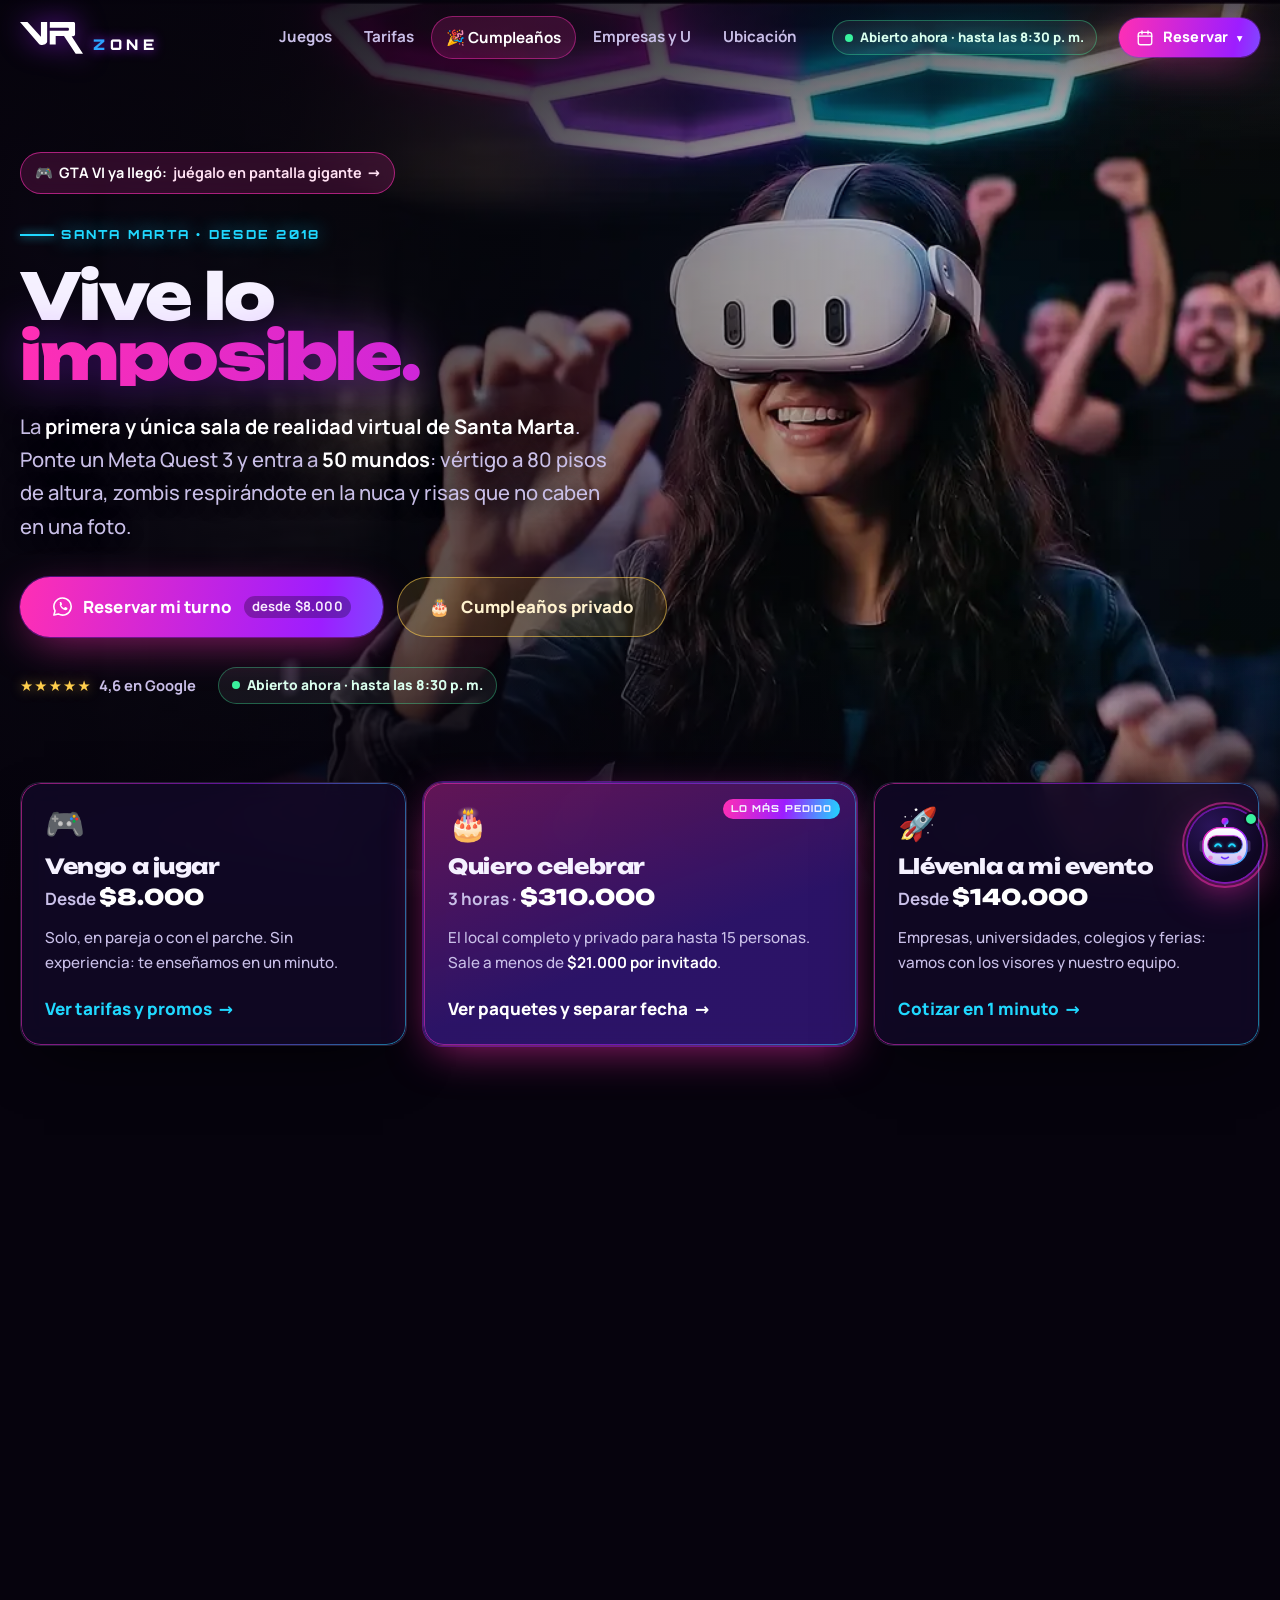
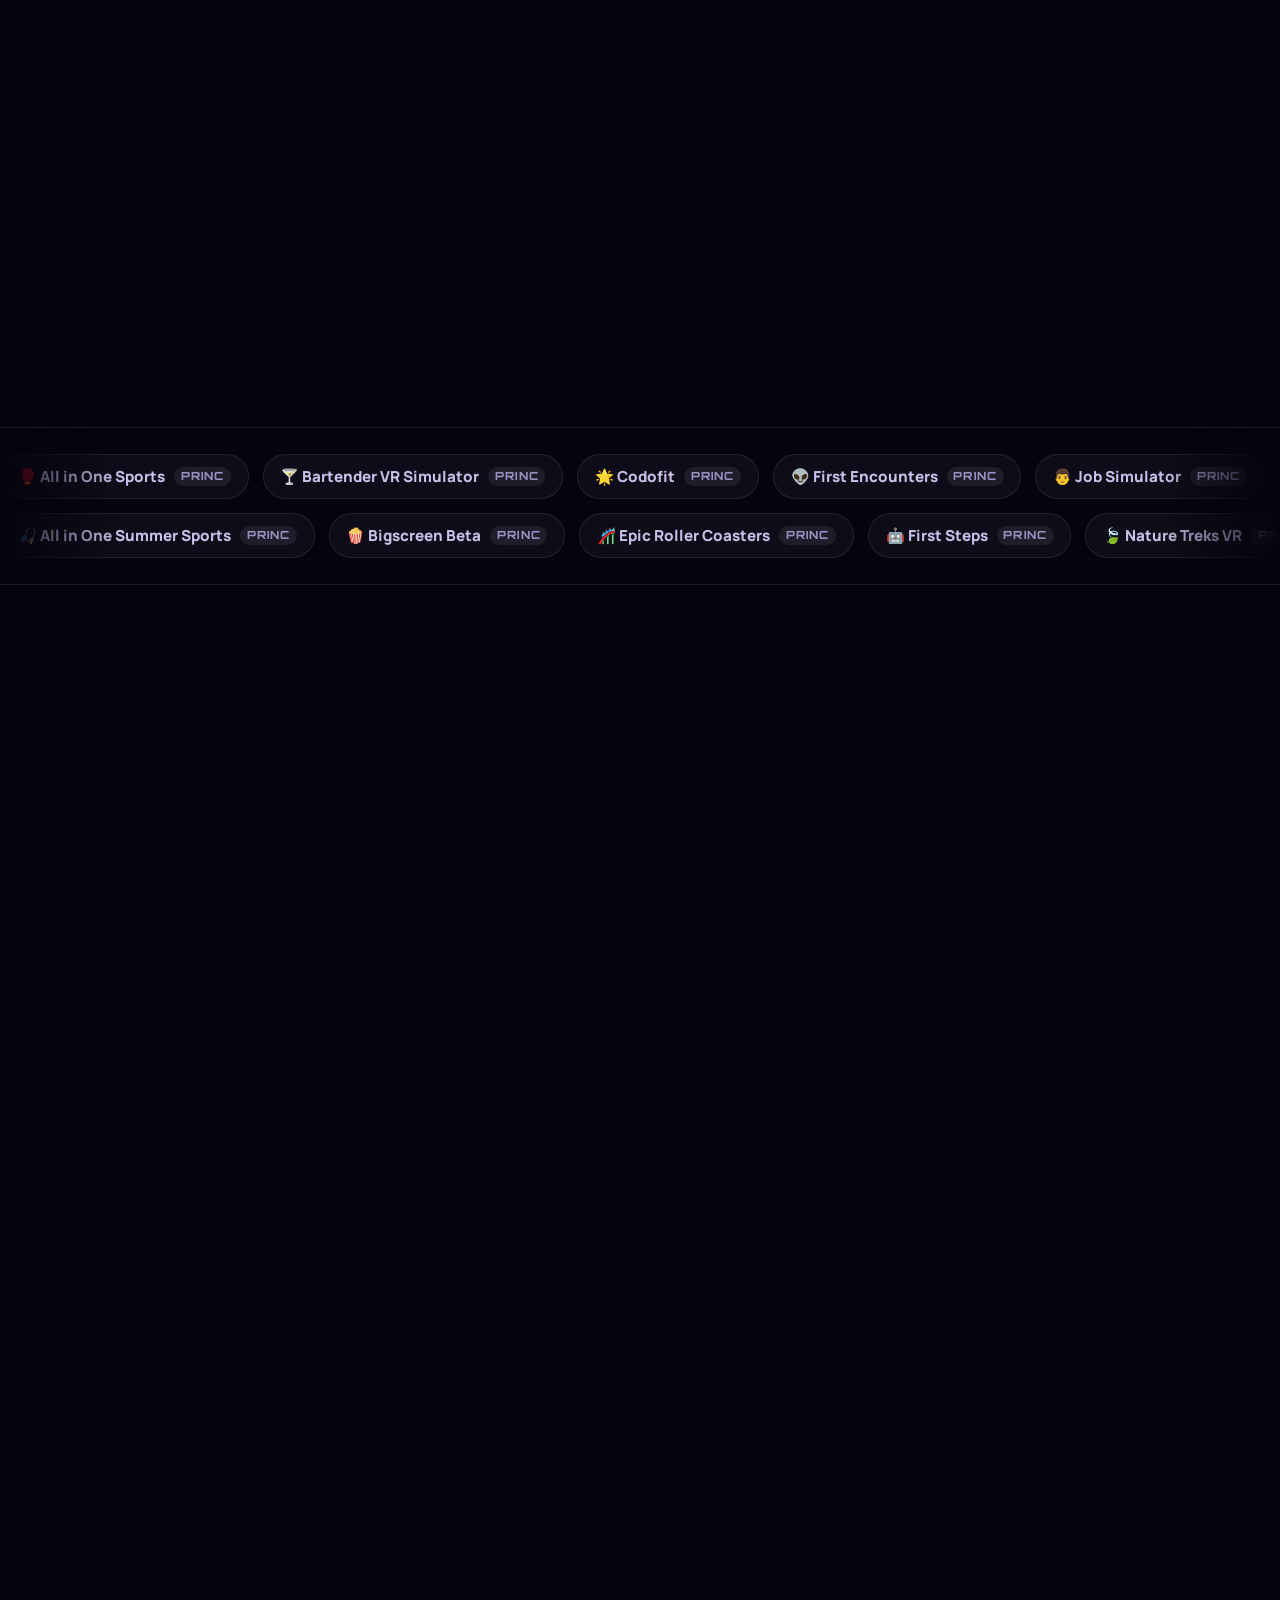
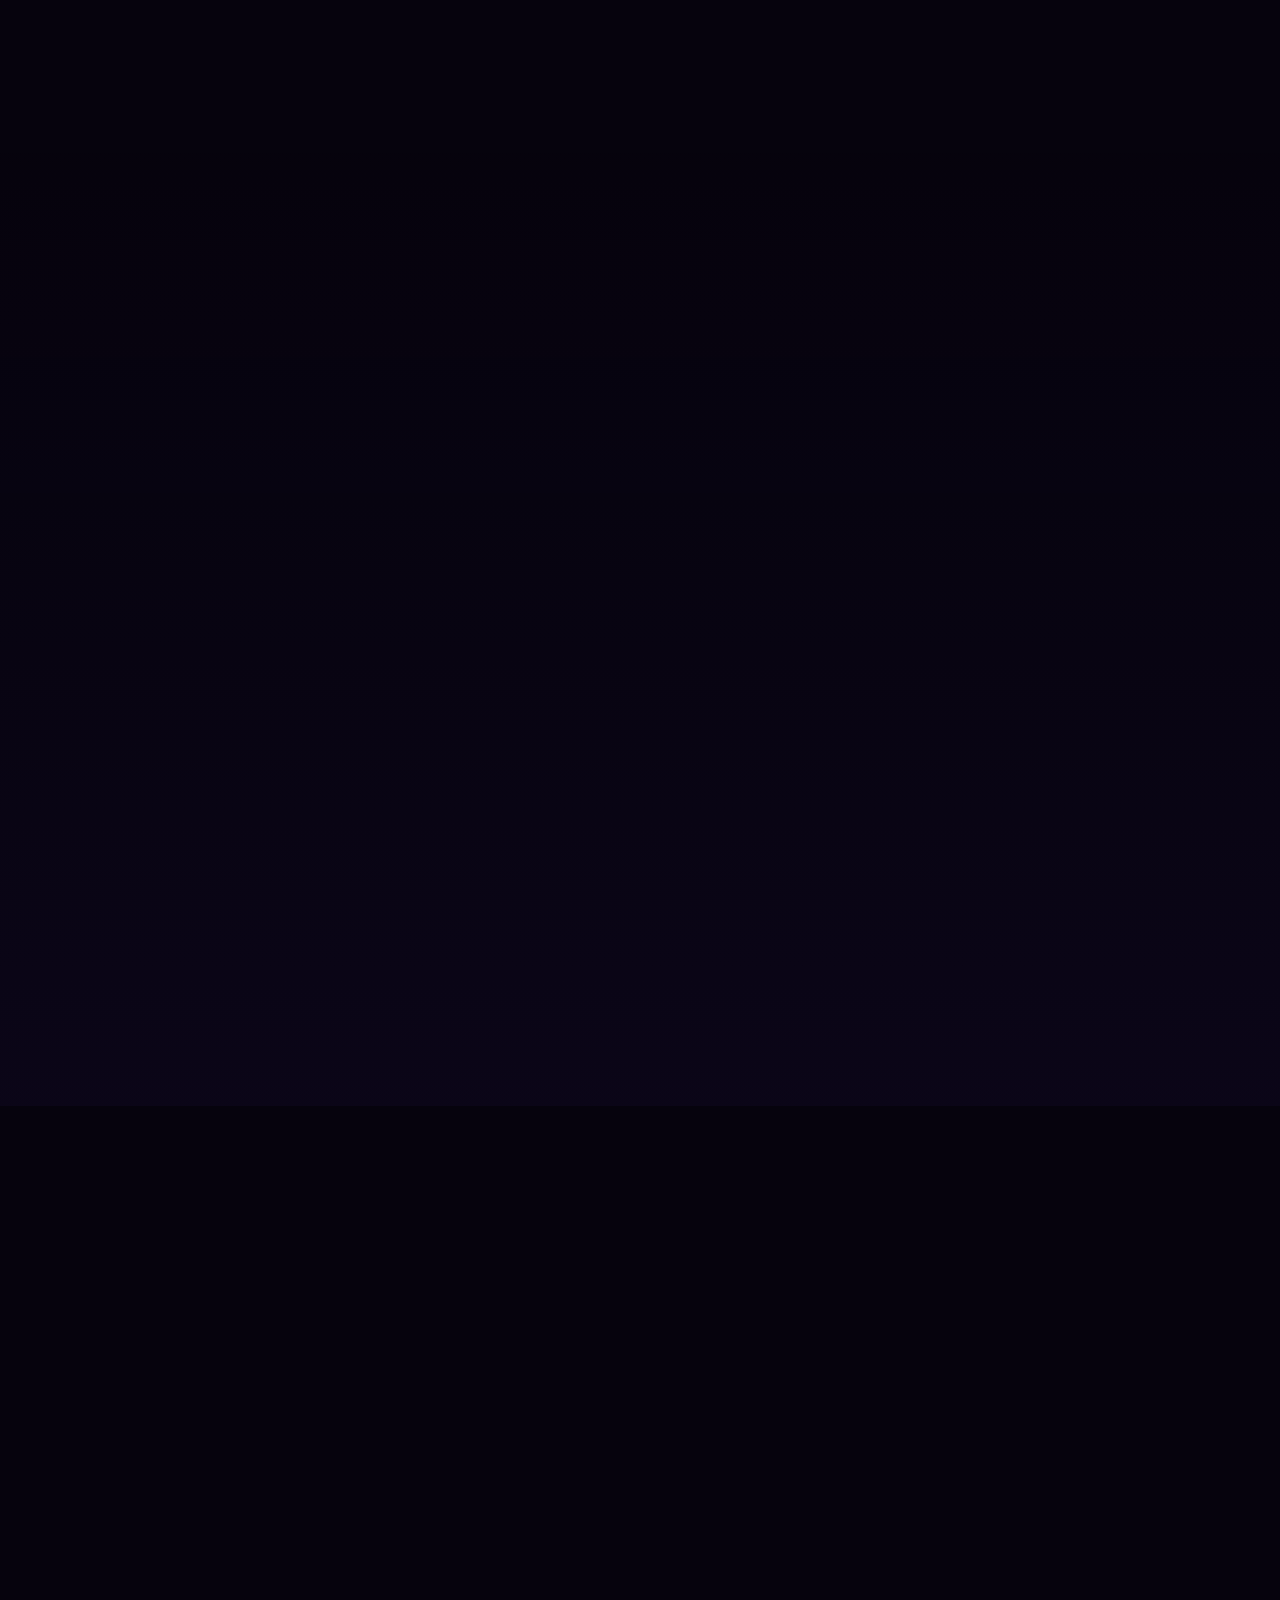
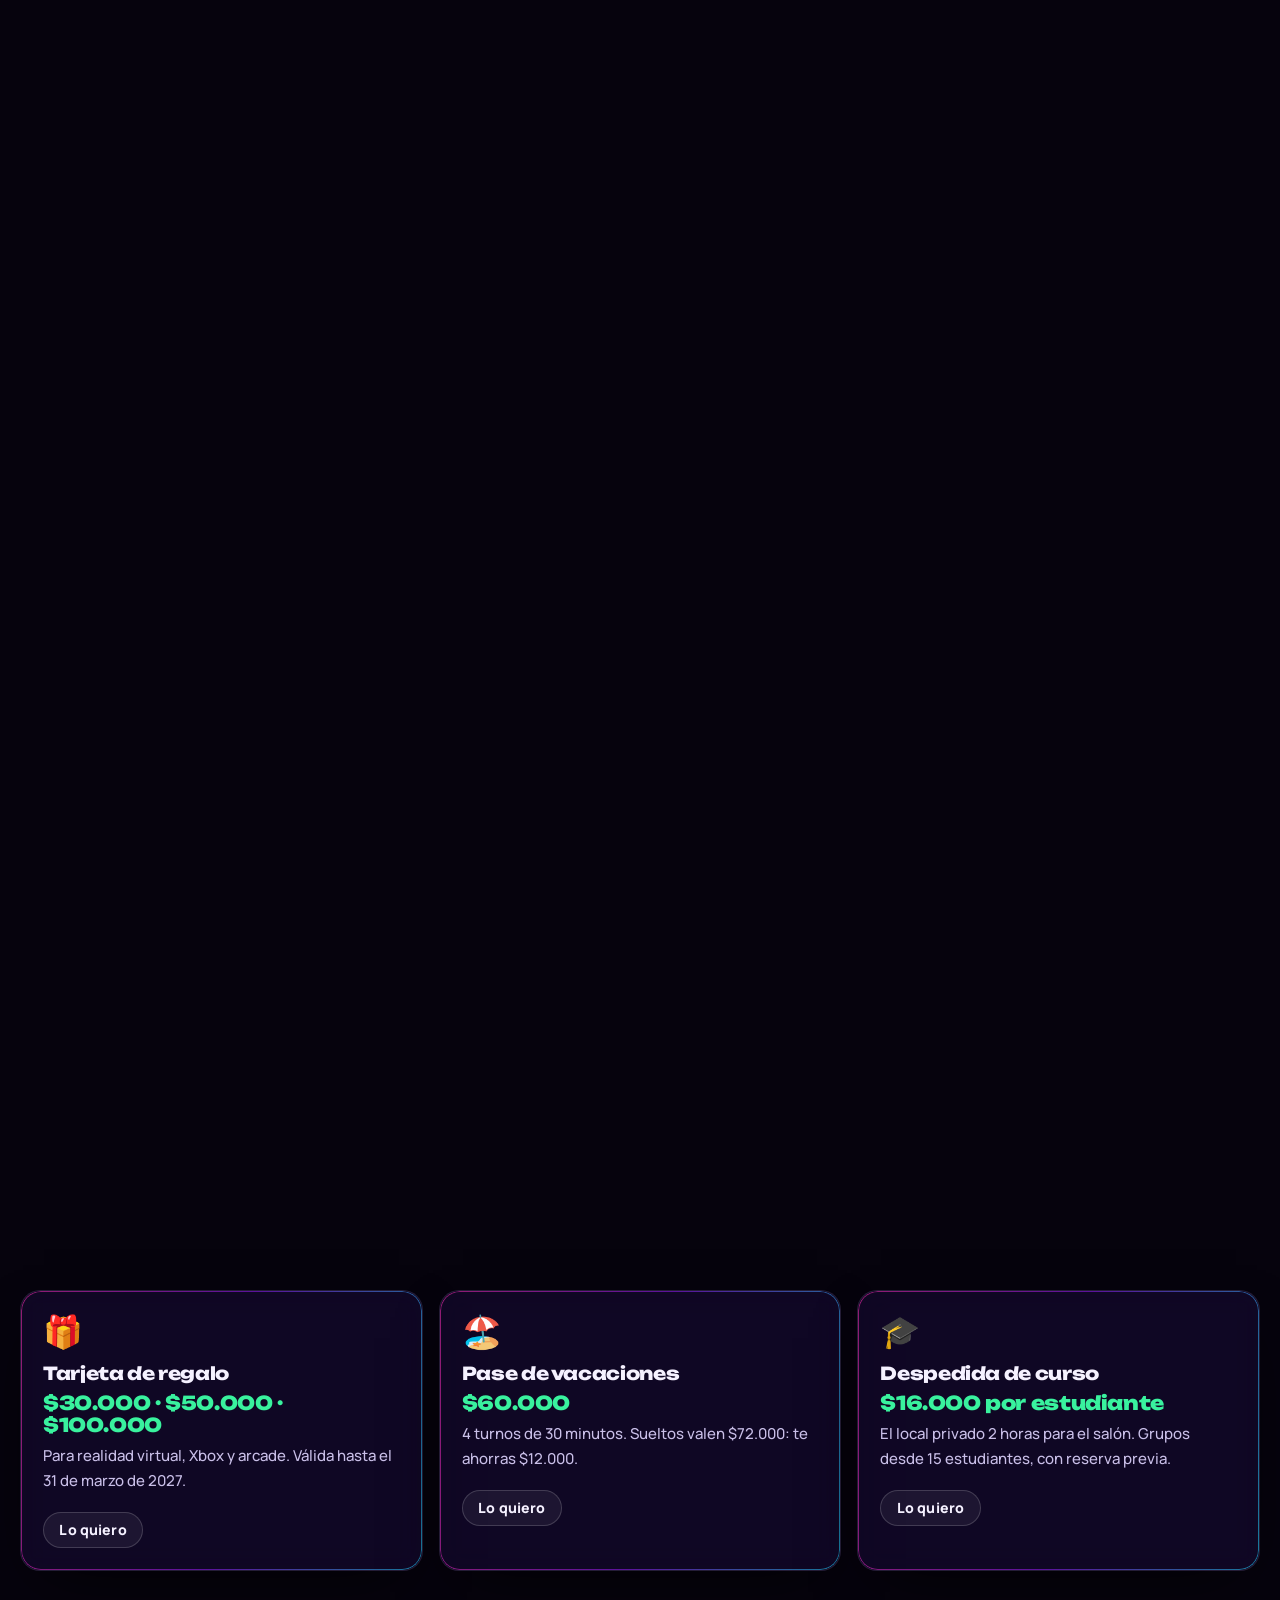
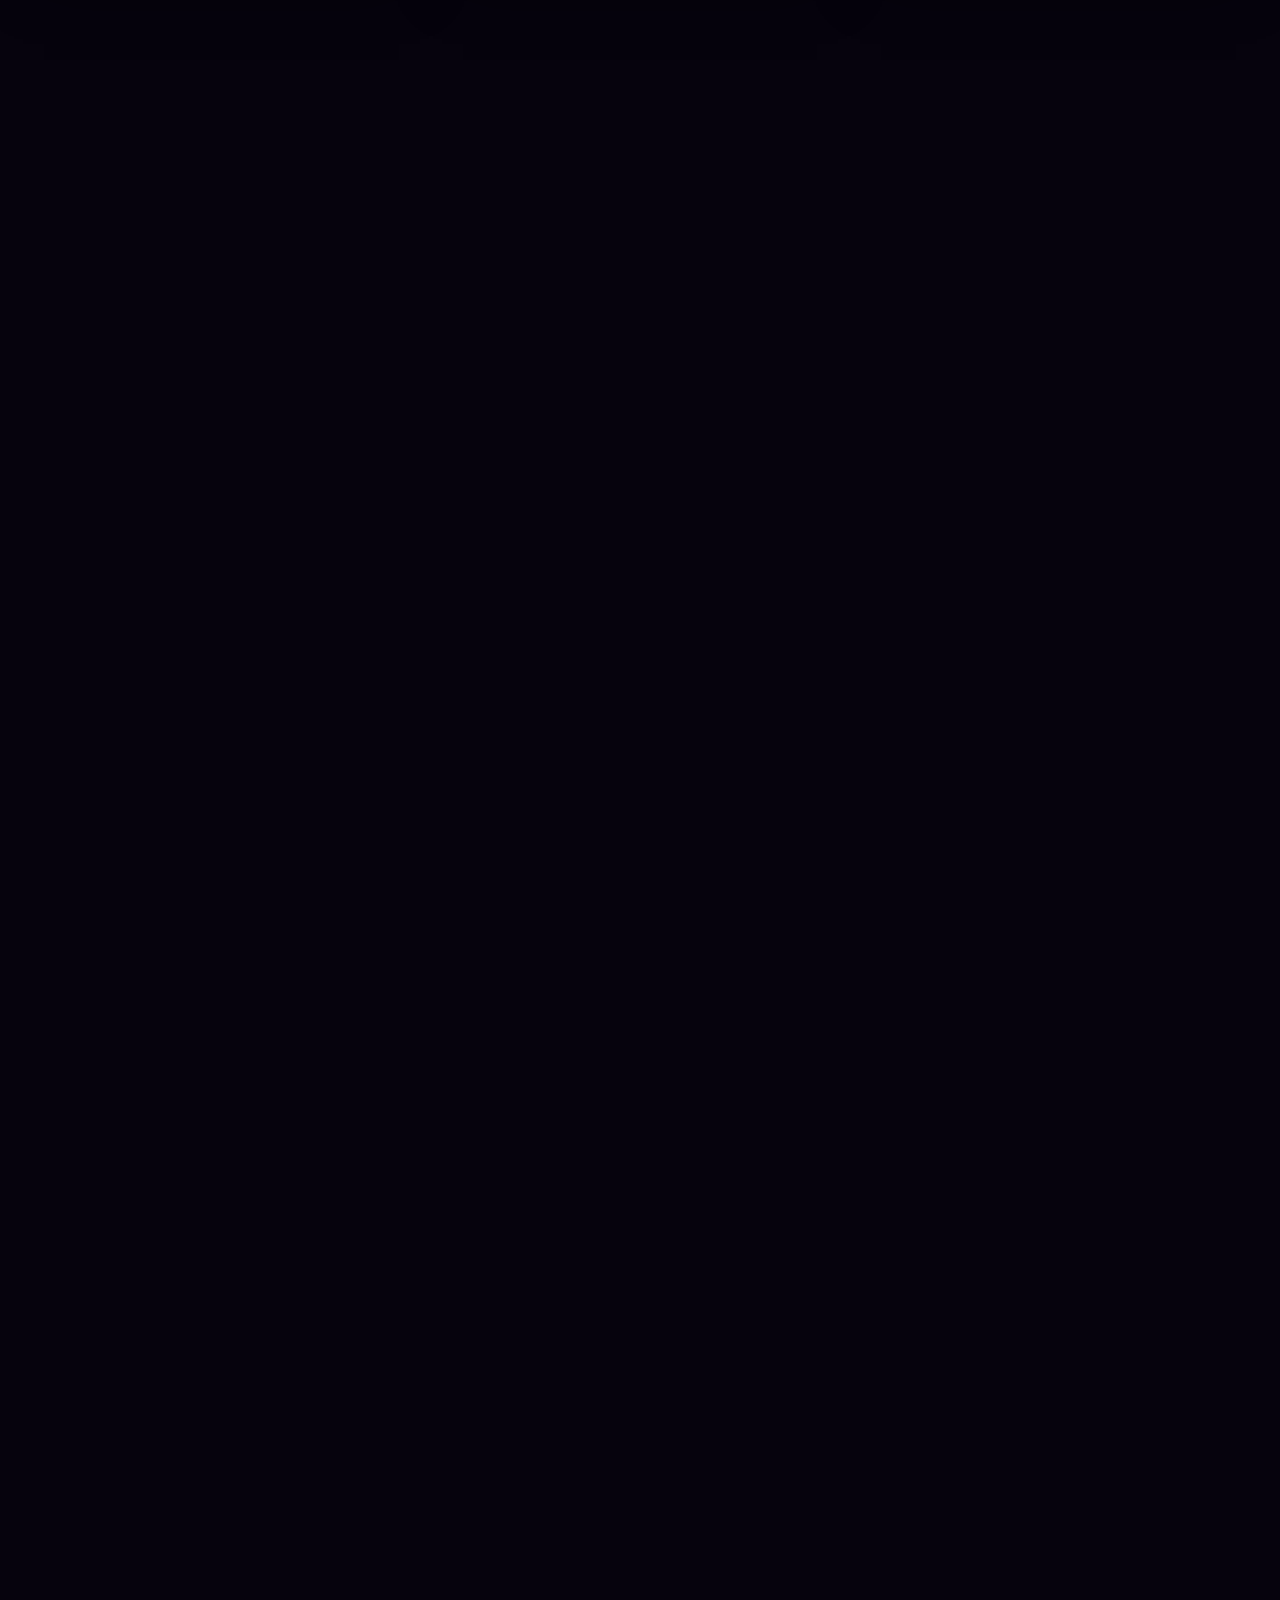
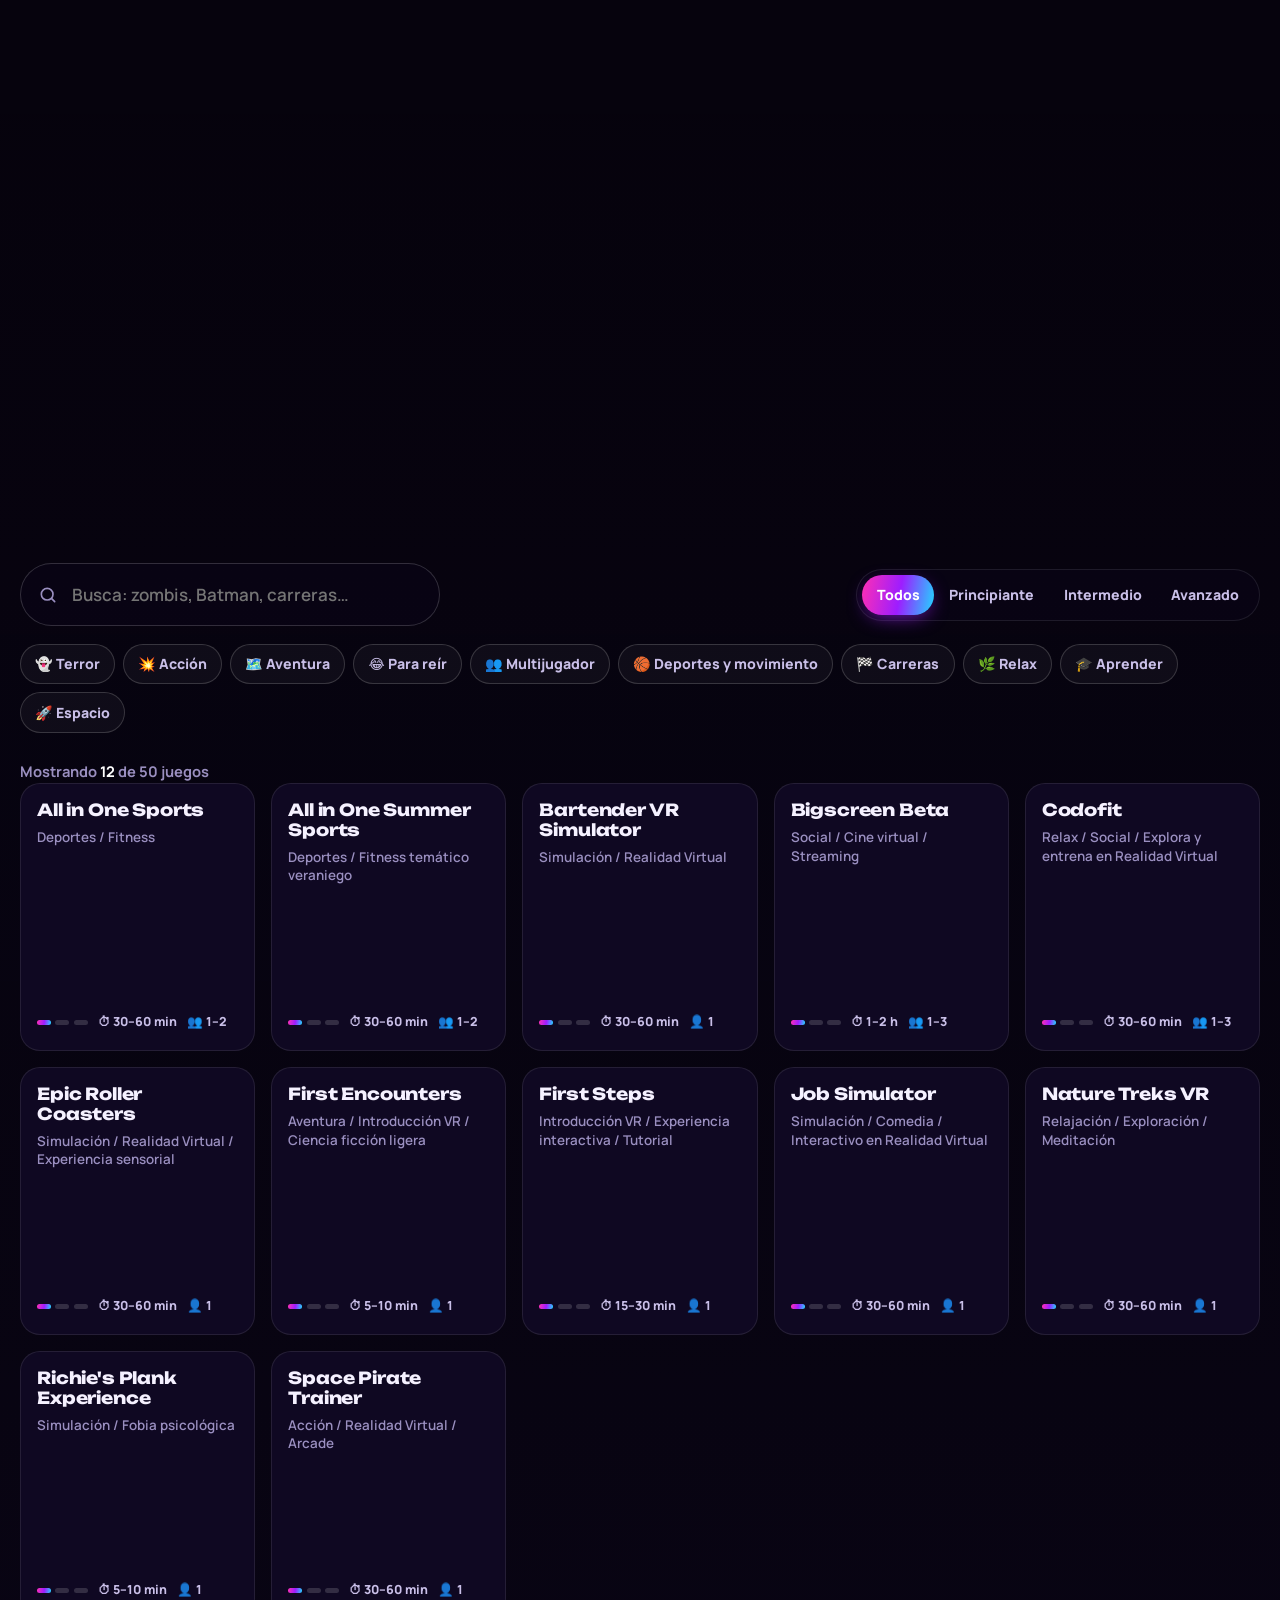
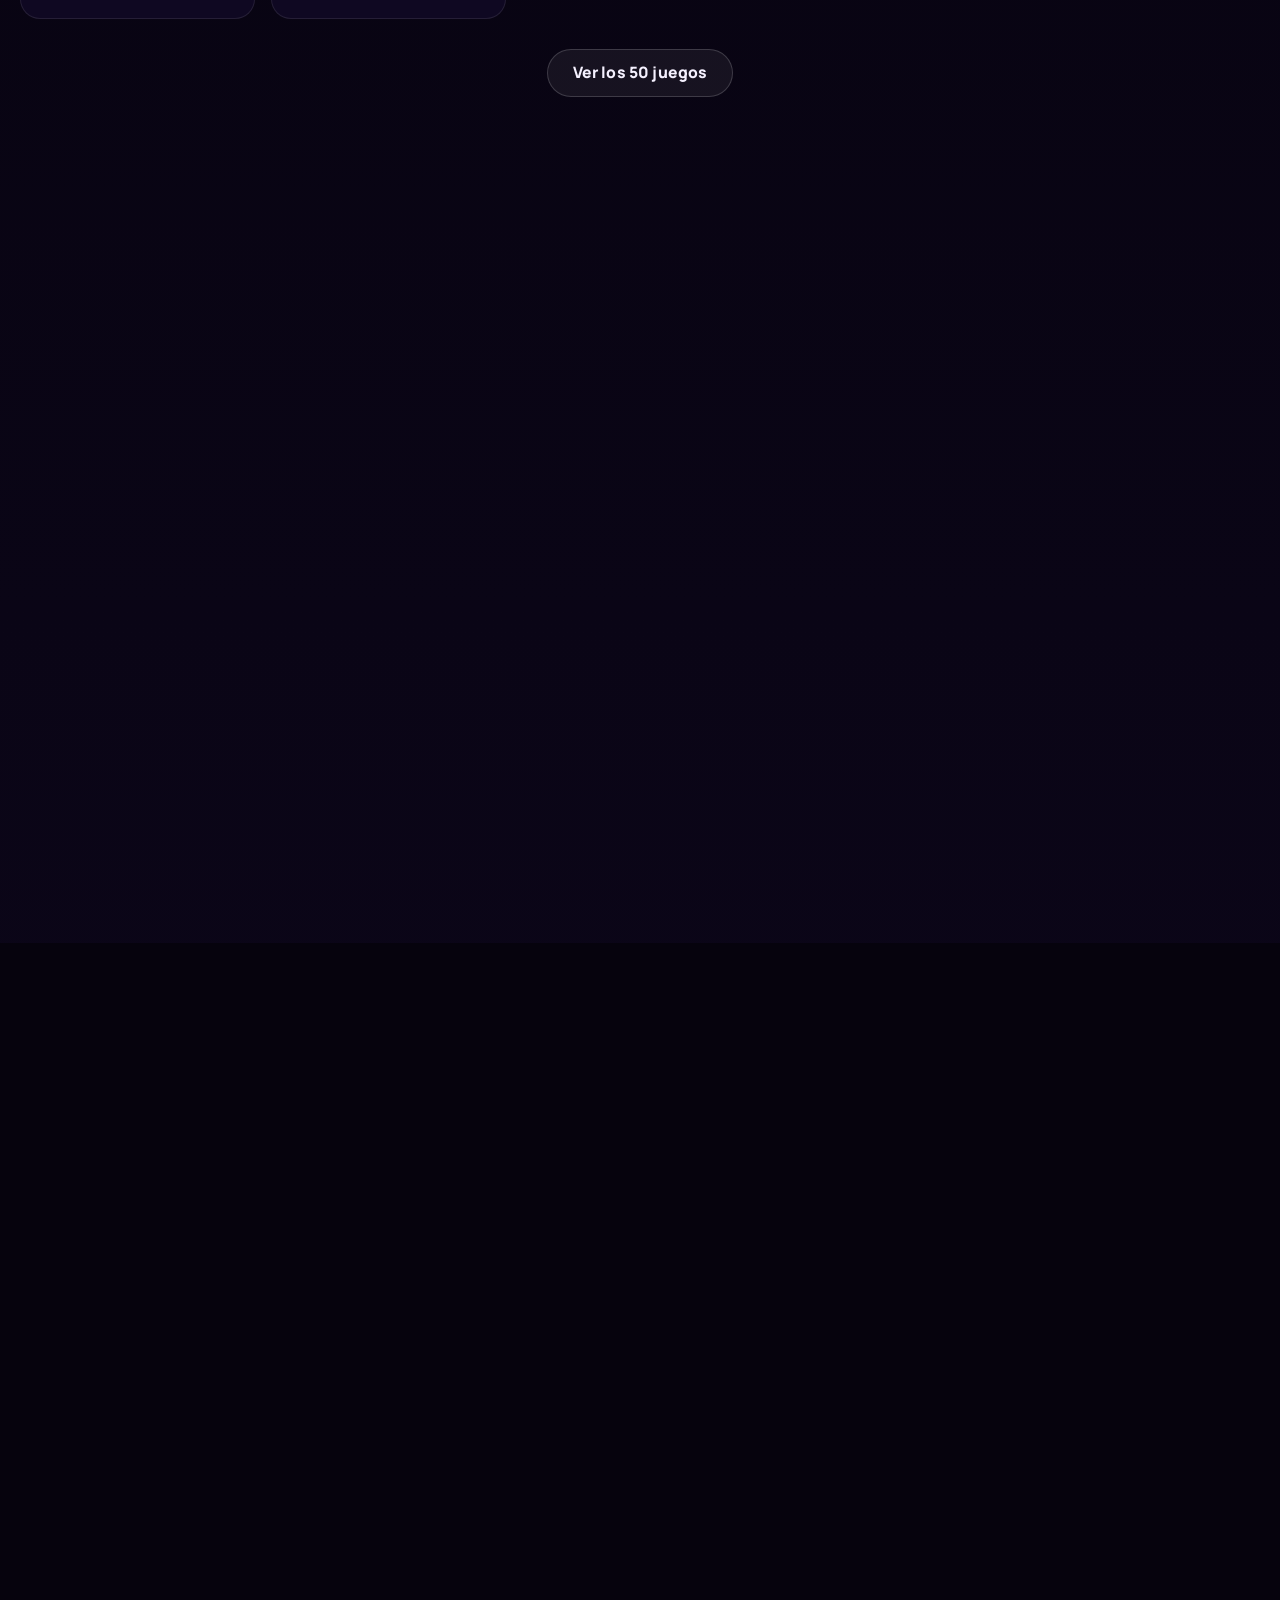
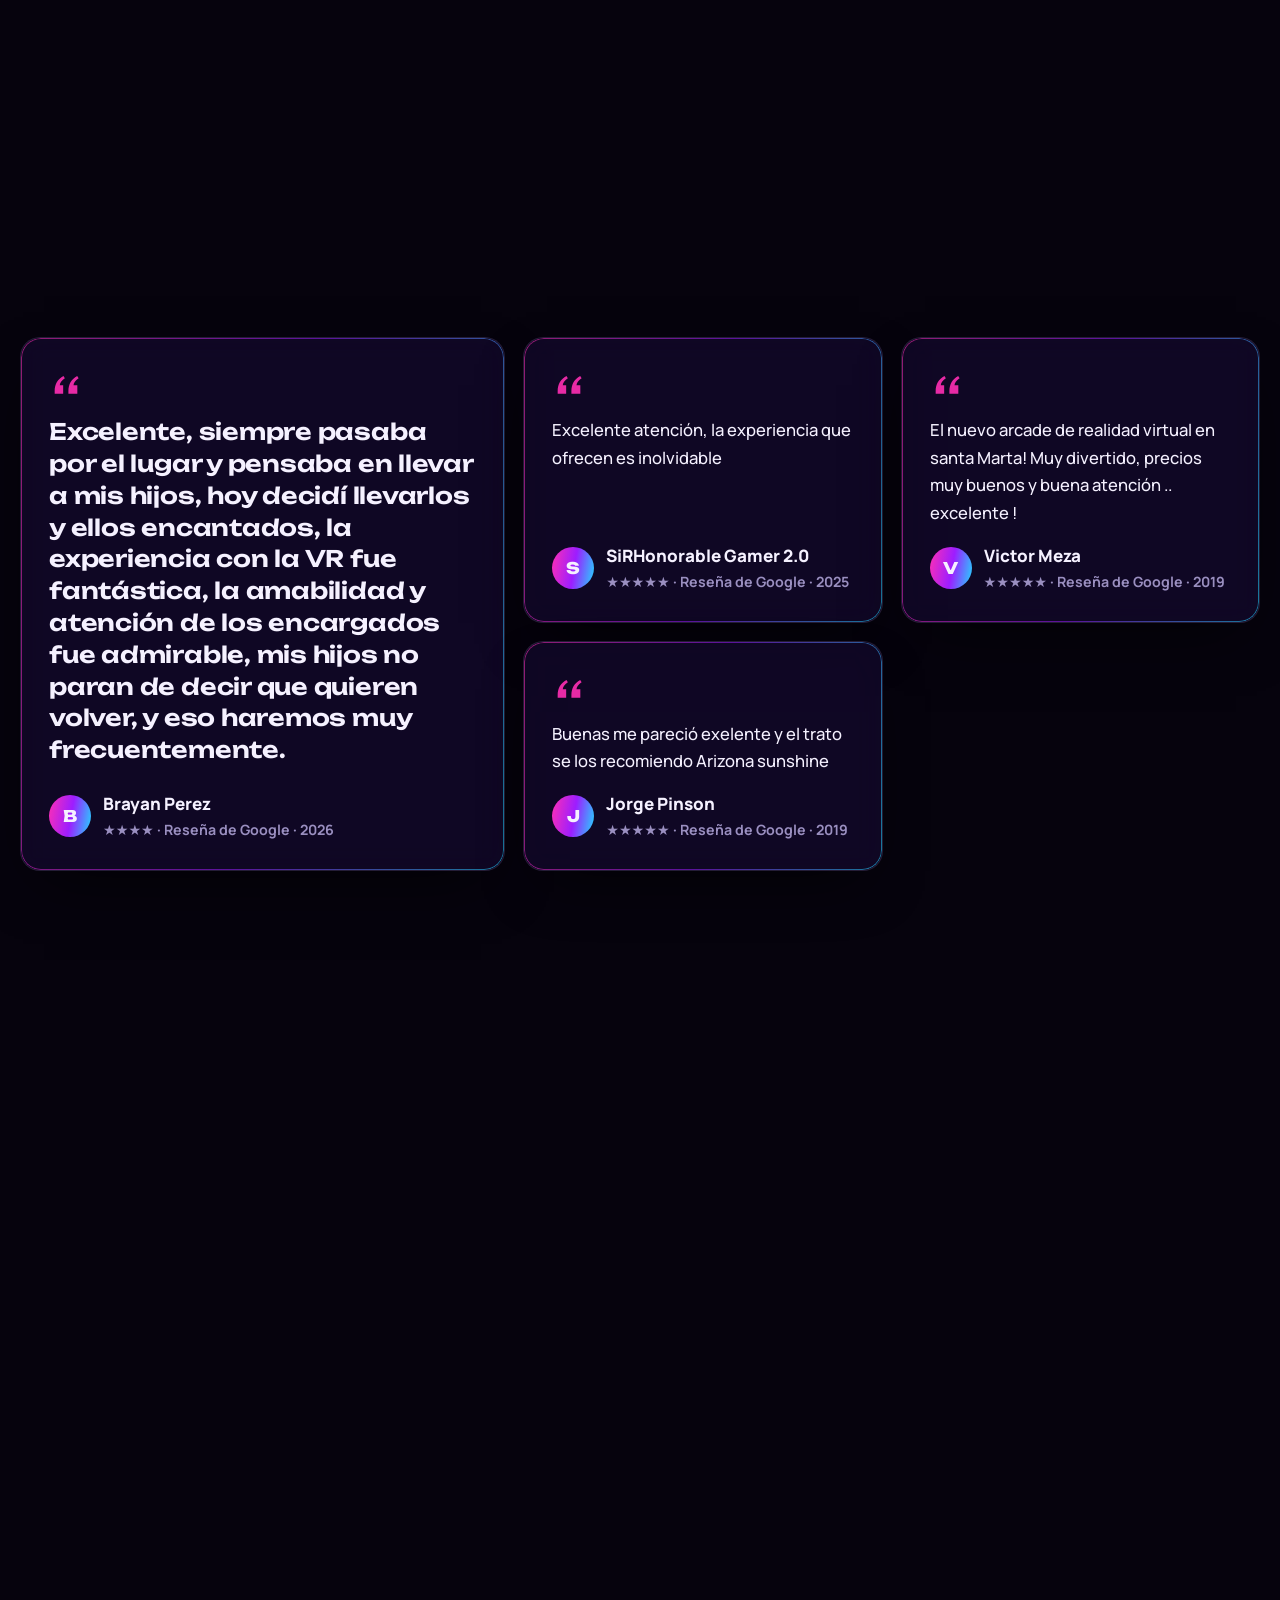
<file: index.html>
<!doctype html>
<html lang="es-CO">
<head>
  <meta charset="utf-8">
  <meta name="viewport" content="width=device-width, initial-scale=1, viewport-fit=cover">
  <meta http-equiv="Content-Security-Policy" content="default-src 'self'; script-src 'self'; style-src 'self'; img-src 'self' data:; font-src 'self'; frame-src https://www.youtube-nocookie.com https://www.google.com; connect-src 'self'; base-uri 'self'; form-action 'self'; object-src 'none'">
  <meta name="referrer" content="strict-origin-when-cross-origin">
  <title>VR ZONE · Sala de realidad virtual en Santa Marta</title>
  <meta name="description" content="La primera y única sala de realidad virtual de Santa Marta: 50 juegos con Meta Quest 3, Xbox y arcade. Cumpleaños y eventos privados. Reserva por WhatsApp.">
  <meta name="theme-color" content="#0a0418">
  <link rel="canonical" href="https://edwincalderondev-rgb.github.io/vrzone/">
  <link rel="icon" href="assets/img/favicon.svg" type="image/svg+xml">
  <link rel="apple-touch-icon" href="assets/img/apple-touch-icon.png">
  <meta property="og:type" content="website">
  <meta property="og:locale" content="es_CO">
  <meta property="og:site_name" content="VR ZONE">
  <meta property="og:title" content="VR ZONE · Vive lo imposible en realidad virtual">
  <meta property="og:description" content="Vuela como Iron Man, sobrevive a un apocalipsis zombi y celebra tu cumpleaños en otra realidad. La primera y única sala de realidad virtual de Santa Marta.">
  <meta property="og:url" content="https://edwincalderondev-rgb.github.io/vrzone/">
  <meta property="og:image" content="https://edwincalderondev-rgb.github.io/vrzone/assets/img/og-inicio-v3.jpg">
  <meta property="og:image:width" content="1200">
  <meta property="og:image:height" content="630">
  <meta name="twitter:card" content="summary_large_image">
  <link rel="preload" href="assets/fonts/unbounded.woff2" as="font" type="font/woff2" crossorigin>
  <link rel="preload" href="assets/fonts/manrope.woff2" as="font" type="font/woff2" crossorigin>
  <link rel="stylesheet" href="assets/css/estilos.css">
  <link rel="stylesheet" href="assets/css/ronda3.css">
  <link rel="stylesheet" href="assets/css/zeta.css">
  <script type="application/ld+json">
  {
    "@context": "https://schema.org",
    "@type": "AmusementArcade",
    "name": "VR ZONE",
    "alternateName": "VR Zone Realidad Virtual",
    "description": "La primera y única sala de realidad virtual de Santa Marta: 50 juegos con Meta Quest 3, Xbox Series S y máquina arcade. Alquiler del local para cumpleaños y eventos.",
    "url": "https://edwincalderondev-rgb.github.io/vrzone/",
    "image": "https://edwincalderondev-rgb.github.io/vrzone/assets/img/og-inicio-v3.jpg",
    "telephone": "+57 301 335 0175",
    "foundingDate": "2018",
    "address": { "@type": "PostalAddress", "streetAddress": "Cra. 21E #29L-24, Los Laureles", "addressLocality": "Santa Marta", "addressRegion": "Magdalena", "addressCountry": "CO" },
    "geo": { "@type": "GeoCoordinates", "latitude": 11.2209445, "longitude": -74.1883396 },
    "openingHoursSpecification": [
      { "@type": "OpeningHoursSpecification", "dayOfWeek": ["Monday", "Tuesday", "Wednesday", "Thursday", "Friday"], "opens": "10:00", "closes": "20:30" },
      { "@type": "OpeningHoursSpecification", "dayOfWeek": ["Saturday", "Sunday"], "opens": "10:00", "closes": "21:00" }
    ],
    "sameAs": ["https://www.instagram.com/vrzoneplay", "https://www.tiktok.com/@vrzoneplay", "https://www.facebook.com/VRZoneSM", "https://www.youtube.com/@vrzonesm", "https://www.linkedin.com/company/vrzoneplay"]
  }
  </script>
  <script src="assets/js/negocio.js" defer></script>
  <script src="assets/js/juegos.js" defer></script>
  <script src="assets/js/sitio.js" defer></script>
  <script src="assets/js/promo.js" defer></script>
  <script src="assets/js/reto.js" defer></script>
  <script src="assets/js/zeta-kb.js" defer></script>
  <script src="assets/js/zeta-motor.js" defer></script>
  <script src="assets/js/zeta.js" defer></script>
</head>
<body class="sin-js" data-pagina="inicio">
  <svg class="sprite" aria-hidden="true" focusable="false">
    <symbol id="vr" viewBox="0 0 1200 596"><path d="M-0.2 0.0L139.0 -0.3L389.0 276.1L390.0 276.0L390.0 3.0L391.0 1.9L505.2 2.0L505.7 3.0L505.7 362.0L505.2 368.0L502.4 378.0L498.4 386.0L494.2 392.0L484.0 402.3L469.0 412.4L451.0 420.3L432.0 425.4L415.0 427.5L395.0 427.3L378.0 424.3L369.0 421.4L363.0 418.5ZM555.8 2.0L998.0 1.9L1009.0 3.8L1013.0 5.6L1017.5 9.0L1021.4 14.0L1023.3 18.0L1025.3 26.0L1025.6 31.0L1025.6 230.0L1024.4 239.0L1022.2 245.0L1017.4 252.0L1011.0 257.4L1003.0 261.3L991.0 264.3L982.0 265.1L961.9 265.0L1173.6 593.0L1172.0 593.5L1038.0 593.5L1037.3 593.0L822.4 266.0L819.0 261.2L818.0 260.8L665.6 261.0L664.9 262.0L665.1 418.0L664.0 418.6L555.0 418.6L554.0 418.0L554.0 162.0L554.9 161.0L898.0 160.9L903.0 158.3L907.4 153.0L910.4 146.0L912.0 136.0L911.3 126.0L908.0 117.0L903.0 110.8L897.0 107.9L556.0 107.9L555.3 107.0Z" fill="currentColor"/></symbol>
    <symbol id="i-wa" viewBox="0 0 24 24"><path d="M12 2.2a9.8 9.8 0 0 0-8.5 14.7L2.2 21.8l5-1.3A9.8 9.8 0 1 0 12 2.2z" fill="none" stroke="currentColor" stroke-width="1.8" stroke-linejoin="round"/><path d="M8.6 7.4c.3-.5.6-.5.9-.5h.7c.2 0 .4.1.5.4l.8 1.9c.1.3 0 .5-.2.7l-.6.7c-.1.2-.2.4 0 .6.6 1.1 1.5 2 2.6 2.6.2.1.4.1.6-.1l.7-.8c.2-.2.4-.3.7-.2l1.9.8c.3.1.4.3.4.5v.7c0 .4-.1.8-.6 1.1-.6.4-1.5.6-2.6.3-2.5-.7-4.7-2.9-5.4-5.4-.3-1.1-.1-2 .3-2.6z" fill="currentColor"/></symbol>
    <symbol id="i-ig" viewBox="0 0 24 24" fill="none" stroke="currentColor" stroke-width="1.8"><rect x="3" y="3" width="18" height="18" rx="5.5"/><circle cx="12" cy="12" r="4.2"/><circle cx="17.4" cy="6.6" r="1" fill="currentColor" stroke="none"/></symbol>
    <symbol id="i-tt" viewBox="0 0 24 24" fill="none" stroke="currentColor" stroke-width="1.9" stroke-linecap="round" stroke-linejoin="round"><path d="M14 3v11.5a3.8 3.8 0 1 1-3.8-3.8"/><path d="M14 3c.4 2.6 2.4 4.6 5 4.9"/></symbol>
    <symbol id="i-fb" viewBox="0 0 24 24"><path d="M14.2 8.2h2.6V4.6h-2.9c-2.6 0-4 1.6-4 4.2v2.2H7.5v3.5h2.4V21h3.6v-6.5h2.8l.5-3.5h-3.3V9.4c0-.8.3-1.2 1.2-1.2z" fill="currentColor"/></symbol>
    <symbol id="i-yt" viewBox="0 0 24 24"><rect x="2.5" y="5.5" width="19" height="13" rx="4" fill="none" stroke="currentColor" stroke-width="1.8"/><path d="M10.2 9.2v5.6l4.8-2.8z" fill="currentColor"/></symbol>
    <symbol id="i-pin" viewBox="0 0 24 24" fill="none" stroke="currentColor" stroke-width="1.8" stroke-linejoin="round"><path d="M12 21.5s-7-6.3-7-12a7 7 0 0 1 14 0c0 5.7-7 12-7 12z"/><circle cx="12" cy="9.5" r="2.6"/></symbol>
    <symbol id="i-reloj" viewBox="0 0 24 24" fill="none" stroke="currentColor" stroke-width="1.8" stroke-linecap="round"><circle cx="12" cy="12" r="9"/><path d="M12 7v5l3.2 2"/></symbol>
    <symbol id="i-tel" viewBox="0 0 24 24" fill="none" stroke="currentColor" stroke-width="1.8" stroke-linejoin="round"><path d="M5 3.5h3.5l1.7 4.3-2.1 1.4a11.5 11.5 0 0 0 6.7 6.7l1.4-2.1 4.3 1.7V19a2 2 0 0 1-2 2A17 17 0 0 1 3 5.5a2 2 0 0 1 2-2z"/></symbol>
    <symbol id="i-play" viewBox="0 0 24 24"><path d="M7 4.5v15l12.5-7.5z" fill="currentColor"/></symbol>
    <symbol id="i-x" viewBox="0 0 24 24" fill="none" stroke="currentColor" stroke-width="2.2" stroke-linecap="round"><path d="M6 6l12 12M18 6 6 18"/></symbol>
    <symbol id="i-buscar" viewBox="0 0 24 24" fill="none" stroke="currentColor" stroke-width="2" stroke-linecap="round"><circle cx="11" cy="11" r="7"/><path d="m20 20-3.6-3.6"/></symbol>
    <symbol id="i-visor" viewBox="0 0 24 24" fill="none" stroke="currentColor" stroke-width="1.8" stroke-linejoin="round"><path d="M3 9.2A3.2 3.2 0 0 1 6.2 6h11.6A3.2 3.2 0 0 1 21 9.2v4.9a3 3 0 0 1-3 3h-3.1a2 2 0 0 1-1.7-1l-.4-.7a2 2 0 0 0-3.5 0l-.4.7a2 2 0 0 1-1.7 1H6a3 3 0 0 1-3-3z"/></symbol>
    <symbol id="i-mando" viewBox="0 0 24 24" fill="none" stroke="currentColor" stroke-width="1.8" stroke-linecap="round" stroke-linejoin="round"><path d="M7 8h10a4 4 0 0 1 4 4.3l-.4 3.4a2.4 2.4 0 0 1-4.3 1.2L15 15H9l-1.3 1.9a2.4 2.4 0 0 1-4.3-1.2L3 12.3A4 4 0 0 1 7 8z"/><path d="M8 10.8v3M6.5 12.3h3"/><circle cx="15.6" cy="11.4" r=".6" fill="currentColor"/><circle cx="17.3" cy="13.1" r=".6" fill="currentColor"/></symbol>
    <symbol id="i-arcade" viewBox="0 0 24 24" fill="none" stroke="currentColor" stroke-width="1.8" stroke-linejoin="round"><path d="M7 2.5h10l1 4.5v14.5H6V7z"/><path d="M8.5 7h7v5.5h-7z"/><path d="M9.5 17.5v-2.5" stroke-linecap="round"/><circle cx="9.5" cy="14.6" r="1"/><circle cx="14" cy="16" r=".8" fill="currentColor"/><circle cx="16" cy="16" r=".8" fill="currentColor"/></symbol>
    <symbol id="i-wifi" viewBox="0 0 24 24" fill="none" stroke="currentColor" stroke-width="1.8" stroke-linecap="round"><path d="M2.5 8.8a14 14 0 0 1 19 0M5.5 12.2a9.6 9.6 0 0 1 13 0M8.7 15.5a5 5 0 0 1 6.6 0"/><circle cx="12" cy="19" r="1.1" fill="currentColor" stroke="none"/></symbol>
    <symbol id="i-tv" viewBox="0 0 24 24" fill="none" stroke="currentColor" stroke-width="1.8" stroke-linecap="round" stroke-linejoin="round"><rect x="2.5" y="4.5" width="19" height="12" rx="2"/><path d="M8 20.5h8M12 16.5v4"/></symbol>
    <symbol id="i-nevera" viewBox="0 0 24 24" fill="none" stroke="currentColor" stroke-width="1.8" stroke-linecap="round" stroke-linejoin="round"><rect x="6" y="2.5" width="12" height="19" rx="2"/><path d="M6 10h12M9 5.5v2M9 13v3"/></symbol>
    <symbol id="i-globo" viewBox="0 0 24 24" fill="none" stroke="currentColor" stroke-width="1.8" stroke-linecap="round" stroke-linejoin="round"><path d="M12 2.5a5.5 5.5 0 0 1 5.5 5.6c0 3.7-3.1 6.4-5.5 6.4s-5.5-2.7-5.5-6.4A5.5 5.5 0 0 1 12 2.5z"/><path d="m11 14.5-.6 1.6h3.2l-.6-1.6M12 16.1c0 2.2-2.4 2.6-2.4 5.4"/></symbol>
    <symbol id="i-ticket" viewBox="0 0 24 24" fill="none" stroke="currentColor" stroke-width="1.8" stroke-linejoin="round"><path d="M3 7.5A1.5 1.5 0 0 1 4.5 6h15A1.5 1.5 0 0 1 21 7.5v2.3a2.2 2.2 0 0 0 0 4.4v2.3a1.5 1.5 0 0 1-1.5 1.5h-15A1.5 1.5 0 0 1 3 16.5v-2.3a2.2 2.2 0 0 0 0-4.4z"/><path d="M14.5 6v12" stroke-dasharray="2 2"/></symbol>
    <symbol id="i-check" viewBox="0 0 24 24" fill="none" stroke="currentColor" stroke-width="2.2" stroke-linecap="round" stroke-linejoin="round"><path d="m5 12.5 4.5 4.5L19 7.5"/></symbol>
    <symbol id="i-fantasma" viewBox="0 0 24 24" fill="none" stroke="currentColor" stroke-width="1.8" stroke-linejoin="round"><path d="M5 21V10a7 7 0 0 1 14 0v11l-2.4-1.8L14.3 21 12 19.2 9.7 21l-2.3-1.8z"/><circle cx="9.5" cy="10.5" r="1.2" fill="currentColor"/><circle cx="14.5" cy="10.5" r="1.2" fill="currentColor"/></symbol>
    <symbol id="i-cohete" viewBox="0 0 24 24" fill="none" stroke="currentColor" stroke-width="1.8" stroke-linecap="round" stroke-linejoin="round"><path d="M12 2.5c3.2 2.2 5 6.2 5 10l-2 3H9l-2-3c0-3.8 1.8-7.8 5-10z"/><circle cx="12" cy="9.5" r="1.7"/><path d="m9 15.5-2.3 4.2 3.3-1.1M15 15.5l2.3 4.2-3.3-1.1M12 18v3.5"/></symbol>
    <symbol id="i-risa" viewBox="0 0 24 24" fill="none" stroke="currentColor" stroke-width="1.8" stroke-linecap="round"><circle cx="12" cy="12" r="9"/><path d="M7.5 13.5s1.6 3.2 4.5 3.2 4.5-3.2 4.5-3.2z" fill="currentColor"/><path d="M8 9.2 9.6 10 8 10.8M16 9.2l-1.6.8 1.6.8"/></symbol>
    <symbol id="i-trofeo" viewBox="0 0 24 24" fill="none" stroke="currentColor" stroke-width="1.8" stroke-linecap="round" stroke-linejoin="round"><path d="M8 3.5h8v5.5a4 4 0 0 1-8 0z"/><path d="M8 5.5H5a3.2 3.2 0 0 0 3.2 4.2M16 5.5h3a3.2 3.2 0 0 1-3.2 4.2M12 13v4M8.5 21h7M9.5 17h5v4h-5z"/></symbol>
    <symbol id="i-frio" viewBox="0 0 24 24" fill="none" stroke="currentColor" stroke-width="1.8" stroke-linecap="round"><path d="M12 2.5v19M3.8 7.2l16.4 9.6M3.8 16.8l16.4-9.6M9.5 4.5 12 7l2.5-2.5M9.5 19.5 12 17l2.5 2.5"/></symbol>
    <symbol id="i-estrella" viewBox="0 0 24 24"><path d="m12 2.8 2.8 5.9 6.4.8-4.7 4.4 1.2 6.4L12 17.2l-5.7 3.1 1.2-6.4-4.7-4.4 6.4-.8z" fill="currentColor"/></symbol>
    <symbol id="i-comillas" viewBox="0 0 24 24"><path d="M4 17.5c0-4.6 2.2-8.4 6.2-10.5l1 1.6C8.8 10 7.7 12 7.6 13.6H10v5.9H4zm9.7 0c0-4.6 2.2-8.4 6.2-10.5l1 1.6c-2.4 1.4-3.5 3.4-3.6 5H20v5.9h-6.3z" fill="currentColor"/></symbol>
    <symbol id="i-dados" viewBox="0 0 24 24" fill="none" stroke="currentColor" stroke-width="1.8" stroke-linejoin="round"><rect x="3" y="3" width="18" height="18" rx="4.5"/><circle cx="8.2" cy="8.2" r="1.2" fill="currentColor"/><circle cx="15.8" cy="15.8" r="1.2" fill="currentColor"/><circle cx="12" cy="12" r="1.2" fill="currentColor"/><circle cx="15.8" cy="8.2" r="1.2" fill="currentColor"/><circle cx="8.2" cy="15.8" r="1.2" fill="currentColor"/></symbol>
    <symbol id="i-flecha" viewBox="0 0 24 24" fill="none" stroke="currentColor" stroke-width="2" stroke-linecap="round" stroke-linejoin="round"><path d="M5 12h14M13 6l6 6-6 6"/></symbol>
    <symbol id="i-calendario" viewBox="0 0 24 24" fill="none" stroke="currentColor" stroke-width="1.8" stroke-linecap="round" stroke-linejoin="round"><rect x="3" y="4.5" width="18" height="16.5" rx="3"/><path d="M3 9.5h18M8 2.5v4M16 2.5v4"/></symbol>
    <symbol id="i-escudo" viewBox="0 0 24 24" fill="none" stroke="currentColor" stroke-width="1.8" stroke-linejoin="round"><path d="M12 2.5 4.5 5.5v6c0 4.6 3.2 8.5 7.5 10 4.3-1.5 7.5-5.4 7.5-10v-6z"/><path d="m8.5 12 2.5 2.5 4.5-5" stroke-linecap="round"/></symbol>
  </svg>

  <a class="saltar" href="#contenido">Saltar al contenido</a>

  <div class="aurora" aria-hidden="true"><i></i><i></i><i></i><span class="aurora-rejilla"></span></div>
  <div class="grano" aria-hidden="true"></div>

  <header class="cabecera" id="cabecera">
    <div class="contenedor">
      <a class="marca" href="./" aria-label="VR ZONE, inicio"><svg class="marca-vr" viewBox="0 0 1200 596" aria-hidden="true"><use href="#vr"/></svg><span class="marca-zone" aria-hidden="true"><b>Z</b>ONE</span></a>
      <nav class="nav" id="nav" aria-label="Principal">
        <a href="#juegos">Juegos</a>
        <a href="#tarifas">Tarifas</a>
        <a href="eventos.html" class="nav-destacado">🎉 Cumpleaños</a>
        <a href="a-domicilio.html">Empresas y U</a>
        <a href="#reto" class="opc">🎟️ Gana un 2x1</a>
        <a href="#ubicacion">Ubicación</a>
      </nav>
      <span class="estado" data-estado>Horario de hoy</span>
      <div class="reservar-menu">
        <button class="btn btn-primario" type="button" aria-expanded="false" aria-controls="menu-reservar"><svg aria-hidden="true"><use href="#i-calendario"/></svg>Reservar <span class="flechita" aria-hidden="true">▾</span></button>
        <div class="reservar-opciones" id="menu-reservar" hidden>
          <a data-wa="¡Hola VR ZONE! 👋 Quiero separar un turno para jugar realidad virtual. ¿Qué disponibilidad tienen?" href="https://wa.me/573013350175"><span class="ro-ic" aria-hidden="true">🎮</span><span><b>Jugar un rato</b><small>Turnos desde $8.000 · por WhatsApp</small></span></a>
          <a href="eventos.html"><span class="ro-ic" aria-hidden="true">🎉</span><span><b>Alquilar el local completo</b><small>Cumpleaños y eventos privados · tarifas y reserva</small></span></a>
          <a href="a-domicilio.html"><span class="ro-ic" aria-hidden="true">🚀</span><span><b>Llevar la VR a tu evento</b><small>Empresas, universidades, colegios y ferias · desde $140.000</small></span></a>
        </div>
      </div>
      <button class="menu-btn" type="button" aria-label="Abrir menú" aria-expanded="false" aria-controls="nav"><span></span></button>
    </div>
  </header>

  <main id="contenido">
    <!-- HERO -->
    <section class="hero hero--video hero--r3" aria-labelledby="titulo-hero">
      <div class="hero-media" aria-hidden="true">
        <video class="hero-video" muted loop playsinline autoplay preload="auto" poster="assets/video/hero-inicio-2.webp" data-poster-movil="assets/video/hero-inicio-v.webp"><source src="assets/video/hero-inicio-v.mp4" type="video/mp4" media="(max-width: 640px)"><source src="assets/video/hero-inicio-2.mp4" type="video/mp4"></video>
      </div>
      <div class="contenedor">
        <div class="hero-texto">
          <a class="promo-pill promo-pill--gta" href="#gta"><span aria-hidden="true">🎮</span> <b>GTA VI ya llegó:</b> juégalo en pantalla gigante <span aria-hidden="true">→</span></a>
          <a class="promo-pill" href="eventos.html" data-promo="preventa" hidden><span aria-hidden="true">🎂</span> <b>Preventa de cumpleaños:</b> +30 min gratis <i data-promo-dias></i> <span aria-hidden="true">→</span></a>
          <span class="sobretitulo">Santa Marta · Desde 2018</span>
          <h1 class="titulo-hero" id="titulo-hero"><span class="linea">Vive lo</span> <span class="linea grad-texto">imposible.</span></h1>
          <p class="hero-sub">La <strong>primera y única sala de realidad virtual de Santa Marta</strong>. Ponte un Meta Quest 3 y entra a <strong>50 mundos</strong>: vértigo a 80 pisos de altura, zombis respirándote en la nuca y risas que no caben en una foto.</p>
          <div class="hero-cta">
            <a class="btn btn-primario btn-grande" data-wa="¡Hola VR ZONE! 👋 Quiero separar un turno de realidad virtual. ¿Qué disponibilidad tienen?" href="https://wa.me/573013350175">
              <svg aria-hidden="true"><use href="#i-wa"/></svg>Reservar mi turno <small>desde $8.000</small>
            </a>
            <a class="btn btn-grande btn-fiesta" href="eventos.html"><span aria-hidden="true">🎂</span> Cumpleaños privado</a>
          </div>
          <ul class="pruebas">
            <li><span class="estrellas" aria-hidden="true">★★★★★</span> 4,6 en Google</li>
            <li><span class="estado" data-estado>Horario de hoy</span></li>
            <li class="vivo-2x1" data-2x1 hidden><span aria-hidden="true">🔥</span> <b data-2x1-texto>Hoy: 2x1 antes de las 4:00 p. m.</b></li>
          </ul>
        </div>
      </div>
    </section>

    <!-- RUTAS: ¿a qué vienes? -->
    <section class="rutas-zona" aria-labelledby="t-rutas">
      <div class="contenedor">
        <h2 class="solo-lector" id="t-rutas">¿Qué plan buscas?</h2>
        <div class="rutas">
          <a class="ruta vidrio borde-neon revelar" href="#tarifas">
            <span class="ruta-ic" aria-hidden="true">🎮</span>
            <span class="ruta-t">Vengo a jugar</span>
            <span class="ruta-p">Desde <b>$8.000</b></span>
            <span class="ruta-d">Solo, en pareja o con el parche. Sin experiencia: te enseñamos en un minuto.</span>
            <span class="ruta-ir">Ver tarifas y promos <span aria-hidden="true">→</span></span>
          </a>
          <a class="ruta ruta--top vidrio borde-neon revelar" href="eventos.html">
            <span class="ruta-cinta">Lo más pedido</span>
            <span class="ruta-ic" aria-hidden="true">🎂</span>
            <span class="ruta-t">Quiero celebrar</span>
            <span class="ruta-p">3 horas · <b>$310.000</b></span>
            <span class="ruta-d">El local completo y privado para hasta 15 personas. Sale a menos de <b>$21.000 por invitado</b>.</span>
            <span class="ruta-ir">Ver paquetes y separar fecha <span aria-hidden="true">→</span></span>
          </a>
          <a class="ruta vidrio borde-neon revelar" href="a-domicilio.html">
            <span class="ruta-ic" aria-hidden="true">🚀</span>
            <span class="ruta-t">Llévenla a mi evento</span>
            <span class="ruta-p">Desde <b>$140.000</b></span>
            <span class="ruta-d">Empresas, universidades, colegios y ferias: vamos con los visores y nuestro equipo.</span>
            <span class="ruta-ir">Cotizar en 1 minuto <span aria-hidden="true">→</span></span>
          </a>
        </div>
      </div>
    </section>

    <!-- GTA VI (19-nov-2026): video real de la sala, precios, pase y WhatsApp. Enlace directo: …/vrzone/#gta -->
    <section class="seccion" id="gta" aria-labelledby="t-gta">
      <div class="contenedor gta">
        <div class="gta-cabeza revelar">
          <span class="sobretitulo">🔥 Recién salió · sala gamer</span>
          <h2 id="t-gta">GTA VI ya está en VR ZONE.</h2>
          <p>Juégalo en <strong>pantalla gigante</strong>, sin comprar consola ni el juego. Llegas, te sientas y juegas: solo o con tus amigos, que se turnan el control.</p>
        </div>
        <div class="gta-media revelar">
          <figure class="real"><video muted loop playsinline preload="none" poster="assets/video/real/gta.webp" data-auto><source src="assets/video/real/gta.mp4" type="video/mp4"></video><figcaption><b>Así se ve aquí</b><span>Grabado en la sala, en la pantalla gigante.</span></figcaption></figure>
        </div>
        <div class="gta-cuerpo revelar">
          <div class="turnos turnos--gta">
            <article class="turno vidrio borde-neon"><span class="turno-t">30 minutos</span><span class="turno-p">$7.000</span><span class="turno-d">Para probarlo</span></article>
            <article class="turno vidrio borde-neon"><span class="turno-t">1 hora</span><span class="turno-p">$12.000</span><span class="turno-d">Para meterte en la historia</span></article>
            <article class="turno turno--top vidrio borde-neon" data-promo="gtapase" hidden><span class="cinta-tarifa">Preventa · solo 20</span><span class="turno-t">Pase 5 horas</span><span class="turno-p">$50.000</span><span class="turno-d">Antes $60.000</span><p>Úsalas en varias visitas hasta el 31 de enero. Tu partida queda guardada, las compartes con tus amigos (+18) y te regalamos 15 minutos de realidad virtual.</p></article>
          </div>
          <p class="aviso">🔞 Solo mayores de 18 años, con documento. Es de un jugador: los amigos se turnan el control.</p>
          <div class="gta-cta">
            <a class="btn btn-primario btn-grande" data-wa="¡Hola VR ZONE! 🎮 Quiero jugar GTA VI. ¿Qué disponibilidad tienen? (WEB-G)" href="https://wa.me/573013350175"><svg aria-hidden="true"><use href="#i-wa"/></svg>Apartar mi turno</a>
            <a class="btn" data-promo="gtapase" hidden data-wa="¡Hola VR ZONE! 🎮 Quiero el Pase GTA VI de 5 horas por $50.000. (WEB-G)" href="https://wa.me/573013350175">Quiero el pase de 5 horas</a>
          </div>
          <p class="gta-donde">📍 Cra. 21E #29L-24, Los Laureles, Santa Marta · Abrimos desde las 10:00 a. m. · <a href="#ubicacion">Cómo llegar</a></p>
        </div>
      </div>
    </section>

    <!-- CINTA DE JUEGOS -->
    <div class="cinta" aria-label="Algunos de los juegos del catálogo">
      <div class="cinta-fila" data-cinta="0"></div>
      <div class="cinta-fila" data-cinta="1"></div>
    </div>

    <!-- ESTO ES REAL -->
    <section class="seccion" id="real" aria-labelledby="t-real">
      <div class="contenedor">
        <div class="cabeza revelar">
          <span class="sobretitulo">Grabado en la sala · sin actores</span>
          <h2 id="t-real">Nadie se queda quieto con el visor puesto.</h2>
          <p>Esto pasa todos los días en VR ZONE. Ellos sabían que era un juego… y el cuerpo igual no les hizo caso.</p>
        </div>
        <div class="reales" data-carrusel>
          <figure class="real revelar"><video muted loop playsinline preload="none" poster="assets/video/real/tabla.webp" data-auto><source src="assets/video/real/tabla.mp4" type="video/mp4"></video><figcaption><b>El reto de la tabla</b><span>Está parado en el piso. Su cerebro jura que está a 80 pisos.</span></figcaption></figure>
          <figure class="real revelar"><video muted loop playsinline preload="none" poster="assets/video/real/susto.webp" data-auto><source src="assets/video/real/susto.mp4" type="video/mp4"></video><figcaption><b>Terror</b><span>Hay quien no aguanta ni con las manos en la cara.</span></figcaption></figure>
          <figure class="real revelar"><video muted loop playsinline preload="none" poster="assets/video/real/boxeo.webp" data-auto><source src="assets/video/real/boxeo.mp4" type="video/mp4"></video><figcaption><b>Boxeo</b><span>Sales sudando y ni cuenta te diste del ejercicio.</span></figcaption></figure>
          <figure class="real revelar"><video muted loop playsinline preload="none" poster="assets/video/real/montana.webp" data-auto><source src="assets/video/real/montana.mp4" type="video/mp4"></video><figcaption><b>Montaña rusa</b><span>Sentada en una silla… y agarrada como si se fuera a caer.</span></figcaption></figure>
        </div>
        <div class="reales-cta revelar">
          <a class="btn btn-primario" data-wa="¡Hola VR ZONE! 👋 Vi los videos de la página y quiero vivirlo. ¿Qué disponibilidad tienen?" href="https://wa.me/573013350175"><svg aria-hidden="true"><use href="#i-wa"/></svg>Quiero vivirlo</a>
          <a class="btn" href="https://www.instagram.com/vrzoneplay" target="_blank" rel="noopener"><svg aria-hidden="true"><use href="#i-ig"/></svg>Más reacciones en @vrzoneplay</a>
        </div>
      </div>
    </section>

    <!-- LO QUE VAS A SENTIR -->
    <section class="seccion" id="sentir" aria-labelledby="t-sentir">
      <div class="contenedor">
        <div class="cabeza revelar">
          <span class="sobretitulo">Lo que vas a sentir</span>
          <h2 id="t-sentir">Tu cuerpo no sabe que es un juego.</h2>
          <p>En realidad virtual no miras una pantalla: estás adentro. El cerebro se lo cree, y por eso cada partida se vive de verdad. ¿Qué quieres sentir hoy?</p>
        </div>
        <div class="sentir">
          <article class="sentir-card vidrio borde-neon c-terror revelar">
            <img class="sentir-img" src="assets/img/sentir-gritar.webp" alt="Joven con visor de realidad virtual gritando de miedo bajo luz roja" width="768" height="512" loading="lazy" decoding="async">
            <span class="icono"><svg aria-hidden="true"><use href="#i-fantasma"/></svg></span>
            <h3>Gritar.</h3>
            <p>El zombi no está en la pantalla: está detrás de ti. Terror que se siente en la nuca.</p>
            <ul><li>Resident Evil 4 VR</li><li>Five Nights at Freddy's</li><li>Paranormal Activity</li><li>Madison</li></ul>
            <a class="ver" href="#juegos" data-filtro="terror">Ver juegos de terror</a>
          </article>
          <article class="sentir-card vidrio borde-neon c-volar revelar">
            <img class="sentir-img" src="assets/img/sentir-volar.webp" alt="Joven con visor de realidad virtual con los brazos abiertos como si volara entre luces cian" width="768" height="512" loading="lazy" decoding="async">
            <span class="icono"><svg aria-hidden="true"><use href="#i-cohete"/></svg></span>
            <h3>Volar.</h3>
            <p>Despega como Iron Man, enfrenta titanes o súbete a una montaña rusa imposible.</p>
            <ul><li>Marvel's Iron Man VR</li><li>Attack On Titan VR</li><li>Epic Roller Coasters</li><li>Richie's Plank</li></ul>
            <a class="ver" href="#juegos" data-filtro="accion">Ver juegos de acción</a>
          </article>
          <article class="sentir-card vidrio borde-neon c-reir revelar">
            <img class="sentir-img" src="assets/img/sentir-reir.webp" alt="Dos amigos muertos de la risa mientras uno juega con visor de realidad virtual" width="768" height="512" loading="lazy" decoding="async">
            <span class="icono"><svg aria-hidden="true"><use href="#i-risa"/></svg></span>
            <h3>Reír.</h3>
            <p>Sé un gato que tumba todo, el peor empleado del mundo o un gorila que trepa paredes.</p>
            <ul><li>I Am Cat</li><li>Job Simulator</li><li>Gorilla Tag</li><li>I Am Security</li></ul>
            <a class="ver" href="#juegos" data-filtro="risa">Ver juegos para reír</a>
          </article>
          <article class="sentir-card vidrio borde-neon c-competir revelar">
            <img class="sentir-img" src="assets/img/sentir-competir.webp" alt="Dos jugadores con visores de realidad virtual frente a frente en un duelo" width="768" height="512" loading="lazy" decoding="async">
            <span class="icono"><svg aria-hidden="true"><use href="#i-trofeo"/></svg></span>
            <h3>Competir.</h3>
            <p>Reta a tus amigos: hasta 3 visores al mismo tiempo, en el mismo mundo.</p>
            <ul><li>Contractors</li><li>Rec Room</li><li>All in One Sports</li><li>Arizona Sunshine 2</li></ul>
            <a class="ver" href="#juegos" data-filtro="social">Ver multijugador</a>
          </article>
        </div>
      </div>
    </section>

    <!-- MINIJUEGO: RETO DEL VÉRTIGO -->
    <section class="seccion oscura" id="reto" aria-labelledby="t-reto" data-reto>
      <div class="contenedor reto">
        <div class="reto-texto revelar">
          <span class="sobretitulo">Juega aquí mismo · gana un 2x1</span>
          <h2 id="t-reto">¿Aguantas el vértigo?</h2>
          <p>Estás en una tabla a 80 pisos de altura. El viento empuja; tú te equilibras. Crúzala, reta a un amigo y llévate un <b>cupón 2x1</b> para venir a sentirlo de verdad, con el visor puesto.</p>
          <ol class="reto-pasos">
            <li><b>Juega</b><span>menos de 30 segundos, con el dedo o el ratón</span></li>
            <li><b>Reta a un amigo</b><span>y se activa tu cupón</span></li>
            <li><b>Reclámalo</b><span>por WhatsApp y ven a jugar 2x1</span></li>
          </ol>
          <p class="reto-tienes" data-reto-tienes hidden></p>
          <p class="aviso" data-reto-legal></p>
        </div>
        <div class="reto-consola revelar">
          <canvas tabindex="0" aria-label="Minijuego Reto del vértigo: mantén el equilibrio moviendo el dedo o el ratón a los lados, o con las flechas del teclado"></canvas>
          <div class="reto-hud" aria-hidden="true">
            <div class="reto-arriba"><span class="reto-piso">PISO 80</span><span class="reto-barra" data-reto-barra><i></i></span><span class="reto-metros" data-reto-metros>0 m</span></div>
            <div class="reto-pista" data-reto-pista hidden>← Mueve el dedo a los lados para equilibrarte →</div>
            <div class="reto-abajo"><span class="reto-viento" data-reto-viento>Calma</span><span class="reto-equilibrio"><i class="zona-ok"></i><i class="aguja" data-reto-aguja></i></span></div>
          </div>
          <div class="reto-capa" data-capa="inicio">
            <span class="reto-insignia">RETO DEL VÉRTIGO</span>
            <strong>Cruza la tabla sin caerte.</strong>
            <p>24 metros. 80 pisos. Mucho viento.</p>
            <button class="btn btn-primario btn-grande" type="button" data-reto-jugar><svg aria-hidden="true"><use href="#i-play"/></svg>Jugar</button>
          </div>
          <div class="reto-capa reto-capa--fin" data-capa="fin" hidden>
            <strong data-fin-titulo></strong>
            <p data-fin-texto></p>
            <div data-fin-cupon>
              <div class="cupon bloqueado" data-cupon>
                <span class="cupon-marca">CUPÓN · VR ZONE</span>
                <b class="cupon-titulo" data-cupon-titulo></b>
                <span class="cupon-detalle" data-cupon-detalle></span>
                <code class="cupon-codigo" data-cupon-codigo></code>
                <span class="cupon-vence" data-cupon-vence></span>
              </div>
              <div class="cupon-paso" data-cupon-paso>
                <p><b>Tu cupón está listo.</b> Reta a un amigo para activarlo:</p>
                <div class="cupon-botones">
                  <button class="btn btn-wa" type="button" data-retar-wa><svg aria-hidden="true"><use href="#i-wa"/></svg>Retar por WhatsApp</button>
                  <button class="btn" type="button" data-retar-otra>Compartir en otra red</button>
                </div>
              </div>
              <div class="cupon-paso" data-cupon-listo hidden>
                <p><b>¡Cupón activado!</b> Envíanoslo y te separamos el turno. Si prefieres, tómale captura y muéstrala en caja.</p>
                <div class="cupon-botones">
                  <a class="btn btn-primario" data-cupon-reclamar href="https://wa.me/573013350175" target="_blank" rel="noopener"><svg aria-hidden="true"><use href="#i-wa"/></svg>Reclamar mi 2x1</a>
                </div>
              </div>
            </div>
            <div class="cupon-botones reto-final-acciones">
              <button class="btn btn-chico" type="button" data-reto-otra>Jugar otra vez</button>
              <a class="btn btn-chico" data-fin-wa href="https://wa.me/573013350175" target="_blank" rel="noopener">Quiero hacerlo de verdad</a>
            </div>
          </div>
        </div>
      </div>
    </section>

    <!-- TARIFAS -->
    <section class="seccion" id="tarifas" aria-labelledby="t-tarifas">
      <div class="contenedor">
        <div class="cabeza revelar">
          <span class="sobretitulo">Tarifas para jugar</span>
          <h2 id="t-tarifas">Desde $8.000 ya estás en otro mundo.</h2>
          <p>Escoge cuánto tiempo quieres vivir la realidad virtual, elige tu juego y ponte el visor. Así de simple.</p>
        </div>
        <div class="franja-2x1 vidrio revelar" data-2x1 hidden>
          <span class="f-ic" aria-hidden="true">🔥</span>
          <p><b data-2x1-texto>Entre semana: 2x1 antes de las 4:00 p. m.</b><span data-2x1-nota>Lunes a viernes, no festivos. En turnos de realidad virtual.</span></p>
          <a class="btn btn-chico btn-primario" data-wa="¡Hola VR ZONE! 🔥 Quiero aprovechar el 2x1 de antes de las 4 p. m. ¿Qué disponibilidad tienen?" href="https://wa.me/573013350175">Quiero el 2x1</a>
        </div>
        <div class="turnos">
          <article class="turno vidrio borde-neon revelar"><span class="turno-t">Experiencia inicial</span><span class="turno-p">$8.000</span><span class="turno-d">5 a 10 minutos</span><p>Para probar por primera vez: ¿te atreves con la tabla a 80 pisos?</p></article>
          <article class="turno vidrio borde-neon revelar"><span class="turno-t">15 minutos</span><span class="turno-p">$10.000</span><span class="turno-d">Un juego completo</span><p>Suficiente para gritar, reír o salir volando una vez.</p></article>
          <article class="turno vidrio borde-neon revelar"><span class="turno-t">30 minutos</span><span class="turno-p">$18.000</span><span class="turno-d">Para meterte de lleno</span><p>Una aventura, un shooter o una ronda de terror de verdad.</p></article>
          <article class="turno turno--top vidrio borde-neon revelar"><span class="cinta-tarifa">Mejor precio</span><span class="turno-t">1 hora</span><span class="turno-p">$30.000</span><span class="turno-d">Sin afán · $500 el minuto</span><p>Prueba varios mundos y vuelve al que más te gustó.</p></article>
        </div>
        <div class="extras revelar">
          <a class="extra extra--ancho vidrio" href="#gta"><svg aria-hidden="true"><use href="#i-mando"/></svg><p><b>GTA VI · ¡ya llegó! 🔥</b><span>Solo +18 · 30 min <b>$7.000</b> · 1 hora <b>$12.000</b> · ver más <span aria-hidden="true">→</span></span></p></a>
          <div class="extra vidrio"><svg aria-hidden="true"><use href="#i-mando"/></svg><p><b>Xbox Series S</b><span>2 controles · 30 min <b>$5.000</b> · 1 hora <b>$8.000</b></span></p></div>
          <div class="extra vidrio"><svg aria-hidden="true"><use href="#i-arcade"/></svg><p><b>Arcade clásica</b><span>1 crédito <b>$2.000</b> · 3 créditos <b>$5.000</b></span></p></div>
        </div>
        <div class="turnos-cta revelar">
          <a class="btn btn-primario" data-wa="¡Hola VR ZONE! 👋 Quiero separar un turno para jugar realidad virtual. ¿Qué disponibilidad tienen?" href="https://wa.me/573013350175"><svg aria-hidden="true"><use href="#i-wa"/></svg>Separar mi turno</a>
          <a class="btn" href="#reto">🎟️ Gana un 2x1 jugando</a>
        </div>

        <div class="visores-res vidrio borde-neon revelar" id="visores">
          <div class="vr-texto">
            <span class="sobretitulo">Reserva de visores</span>
            <h3>¿Vienen en grupo? Reserva tus visores.</h3>
            <p>Aparta 1, 2 o 3 visores por horas, sin cerrar el local. Durante ese tiempo los visores son de ustedes: se los turnan como quieran y el resto de la sala sigue abierta.</p>
            <ul class="lista-mini">
              <li>Se separa con el 50 %, a precio normal (no aplica el 2x1 ni otras promociones).</li>
              <li>No cierra el local. Mínimo 1 hora.</li>
              <li>¿Quieren todo el local solo para ustedes, con Xbox, arcade, decoración y música? Alquiler privado desde $140.000 la hora.</li>
            </ul>
            <div class="hero-cta">
              <a class="btn btn-primario" data-wa="Hola VR ZONE 🥽 Quiero reservar ___ visor(es) por ___ hora(s) el día ___ a las ___." href="https://wa.me/573013350175"><svg aria-hidden="true"><use href="#i-wa"/></svg>Reservar visores</a>
              <a class="btn" href="eventos.html">Alquiler privado →</a>
            </div>
          </div>
          <div class="vr-precio">
            <p class="vr-tarifa"><b data-visor-hora>$30.000</b><span>por visor, por hora</span></p>
            <ul class="vr-ejemplos">
              <li><span>1 visor · 1 hora</span><b data-visores="1,1">$30.000</b></li>
              <li><span>1 visor · 2 horas</span><b data-visores="1,2">$60.000</b></li>
              <li><span>2 visores · 2 horas</span><b data-visores="2,2">$120.000</b><small>Para separar (50 %): <span data-visores="2,2" data-anticipo>$60.000</span></small></li>
              <li><span>3 visores · 1 hora</span><b data-visores="3,1">$90.000</b></li>
            </ul>
          </div>
        </div>

        <div class="temporada" id="ofertas">
          <div class="cabeza cabeza--chica revelar">
            <span class="sobretitulo">Temporada de vacaciones</span>
            <h3>Planes para regalar, repetir y celebrar.</h3>
          </div>
          <div class="ofertas" data-ofertas></div>
        </div>

        <div class="sellos vidrio borde-neon revelar">
          <div class="sellos-texto">
            <span class="sobretitulo">Tarjeta de sellos</span>
            <h3>Vuelve… y juega gratis.</h3>
            <p>En cada visita te ganas un sello. Llena tu tarjeta de 6 sellos y reclama tiempo gratis, cada vez más:</p>
            <ol class="premios">
              <li><b>1.ª tarjeta llena</b><span>15 minutos gratis</span></li>
              <li><b>2.ª tarjeta llena</b><span>30 minutos gratis</span></li>
              <li><b>3.ª tarjeta llena</b><span>1 hora gratis</span></li>
            </ol>
          </div>
          <div class="tarjeta-sellos" aria-hidden="true">
            <div class="ts-cab"><svg viewBox="0 0 1200 596"><use href="#vr"/></svg><span><b>Z</b>ONE · Tarjeta de sellos</span></div>
            <div class="ts-casillas"><i class="lleno"></i><i class="lleno"></i><i class="lleno"></i><i class="lleno"></i><i></i><i></i></div>
            <div class="ts-pie">¡Te faltan 2 para jugar gratis! 🎁</div>
          </div>
        </div>
      </div>
    </section>

    <!-- CUMPLEAÑOS -->
    <section class="seccion" id="cumple" aria-labelledby="t-cumple">
      <div class="contenedor">
        <div class="cumple vidrio borde-neon revelar">
          <div class="video video--cumple" data-video="PLcEh8Q4CEc">
            <button type="button" aria-label="Reproducir video: un cumpleaños en VR ZONE"><img class="video-poster" src="assets/img/video-cumple-2.webp" alt="" width="540" height="960" loading="lazy"><span class="play"><svg aria-hidden="true"><use href="#i-play"/></svg></span><strong>Así es un cumpleaños aquí</strong><span>23 segundos · video real</span></button>
          </div>
          <div class="cumple-texto">
            <span class="sobretitulo">Cumpleaños y eventos privados</span>
            <h2 id="t-cumple">El cumpleaños del que van a hablar <span class="grad-texto">todo el año.</span></h2>
            <p>Todo VR ZONE cerrado para tu grupo: 3 visores Meta Quest 3, Xbox, arcade, tu música en las pantallas, nevera para la torta e invitación digital con el nombre del cumpleañero.</p>
            <div class="cumple-cifras">
              <div><b>$310.000</b><span>3 horas · el más elegido ⭐</span></div>
              <div><b>15</b><span>personas, con el local solo para ustedes</span></div>
              <div><b>&lt; $21.000</b><span>por invitado, todo incluido</span></div>
            </div>
            <p class="cumple-promo" data-promo="preventa" hidden><span aria-hidden="true">🎁</span> <span><b>Preventa:</b> reserva antes del 30 de noviembre y te regalamos <b>30 minutos más</b> de fiesta. <i data-promo-dias></i></span></p>
            <p class="cumple-promo" data-promo="temprano" hidden><span aria-hidden="true">🎁</span> <span><b>Regalo antes de las 4:</b> si tu fiesta termina a las 4:00 p. m. o antes, te regalamos <b>30 minutos más</b>. <i data-promo-dias></i></span></p>
            <div class="hero-cta">
              <a class="btn btn-primario btn-grande" href="eventos.html#reservar"><svg aria-hidden="true"><use href="#i-calendario"/></svg>Separar mi fecha</a>
              <a class="btn btn-grande" href="eventos.html">Ver paquetes desde $140.000</a>
            </div>
            <p class="aviso">Se separa con el 50 %. Un solo evento a la vez: la fecha queda para quien la separe primero · Aplican <a href="terminos.html">términos y condiciones</a>.</p>
          </div>
        </div>
      </div>
    </section>

    <!-- CATÁLOGO -->
    <section class="seccion oscura" id="juegos" aria-labelledby="t-juegos">
      <div class="contenedor">
        <div class="cabeza revelar">
          <span class="sobretitulo">Catálogo</span>
          <h2 id="t-juegos">50 mundos. ¿Cuál vas a vivir primero?</h2>
          <p>Filtra por lo que quieres sentir y por tu nivel. Toca cualquier juego para ver de qué se trata, cuánto dura y para quién es ideal.</p>
        </div>
        <div class="catalogo-barra">
          <label class="buscador">
            <span class="solo-lector">Buscar un juego</span>
            <svg aria-hidden="true"><use href="#i-buscar"/></svg>
            <input type="search" id="buscar-juego" placeholder="Busca: zombis, Batman, carreras…" autocomplete="off">
          </label>
          <div class="segmento" role="group" aria-label="Nivel">
            <button type="button" data-nivel="" aria-pressed="true">Todos</button>
            <button type="button" data-nivel="Principiante" aria-pressed="false">Principiante</button>
            <button type="button" data-nivel="Intermedio" aria-pressed="false">Intermedio</button>
            <button type="button" data-nivel="Avanzado" aria-pressed="false">Avanzado</button>
          </div>
        </div>
        <div class="chips" role="group" aria-label="Qué quieres sentir">
          <button class="chip" type="button" data-tag="terror" aria-pressed="false">👻 Terror</button>
          <button class="chip" type="button" data-tag="accion" aria-pressed="false">💥 Acción</button>
          <button class="chip" type="button" data-tag="aventura" aria-pressed="false">🗺️ Aventura</button>
          <button class="chip" type="button" data-tag="risa" aria-pressed="false">😂 Para reír</button>
          <button class="chip" type="button" data-tag="social" aria-pressed="false">👥 Multijugador</button>
          <button class="chip" type="button" data-tag="deportes" aria-pressed="false">🏀 Deportes y movimiento</button>
          <button class="chip" type="button" data-tag="carreras" aria-pressed="false">🏁 Carreras</button>
          <button class="chip" type="button" data-tag="relax" aria-pressed="false">🌿 Relax</button>
          <button class="chip" type="button" data-tag="aprender" aria-pressed="false">🎓 Aprender</button>
          <button class="chip" type="button" data-tag="espacio" aria-pressed="false">🚀 Espacio</button>
        </div>
        <p class="contador" aria-live="polite" id="contador-juegos">Mostrando <b>50</b> juegos</p>
        <div class="grid-juegos" id="grid-juegos"></div>
        <div class="mas-juegos"><button class="btn" type="button" id="ver-todos" hidden>Ver los 50 juegos</button></div>

        <div class="ruleta vidrio borde-neon revelar" id="ruleta">
          <div>
            <span class="sobretitulo">¿No te decides?</span>
            <h3>Que decida el destino.</h3>
            <p>Gira la ruleta y atrévete a jugar lo que te toque. Si te sale terror… pues te tocó, valiente.</p>
            <div class="ruleta-acciones">
              <button class="btn btn-primario" type="button" id="girar"><svg aria-hidden="true"><use href="#i-dados"/></svg>Girar la ruleta</button>
              <a class="btn" id="ruleta-wa" href="https://wa.me/573013350175" hidden><svg aria-hidden="true"><use href="#i-wa"/></svg>¡Quiero jugar este!</a>
            </div>
          </div>
          <div class="ruleta-pantalla" aria-live="polite">
            <img id="ruleta-img" alt="" width="640" height="360" hidden>
            <div class="emoji" id="ruleta-emoji">🎲</div>
            <strong id="ruleta-nombre">¿Qué te tocará?</strong>
            <span id="ruleta-genero">50 juegos esperando</span>
          </div>
        </div>
      </div>
    </section>

    <!-- PRIMERA VEZ -->
    <section class="seccion" id="primera-vez" aria-labelledby="t-primera">
      <div class="contenedor">
        <div class="cabeza revelar">
          <span class="sobretitulo">Tu primera vez</span>
          <h2 id="t-primera">¿Nunca has probado la realidad virtual? Mejor aún.</h2>
          <p>No necesitas experiencia ni ser gamer. Esto es lo que pasa desde que nos escribes hasta que sales contando la historia.</p>
        </div>
        <ol class="pasos">
          <li class="paso vidrio borde-neon revelar"><span class="num">01</span><h3>Escríbenos</h3><p>Por WhatsApp te contamos las tarifas, las promociones del momento y separamos tu turno.</p></li>
          <li class="paso vidrio borde-neon revelar"><span class="num">02</span><h3>Ponte el visor</h3><p>Te ayudamos a ajustarlo y te enseñamos los controles en un minuto. Así de fácil.</p></li>
          <li class="paso vidrio borde-neon revelar"><span class="num">03</span><h3>Elige tu mundo</h3><p>Arranca suave con First Steps o lánzate de una a la tabla de Richie's Plank. Tú pones el nivel.</p></li>
          <li class="paso vidrio borde-neon revelar"><span class="num">04</span><h3>Cuéntalo (o muéstralo)</h3><p>Las reacciones en realidad virtual son el mejor video para tus redes. Avisados quedan.</p></li>
        </ol>
      </div>
    </section>

    <!-- EQUIPOS -->
    <section class="seccion" id="equipos" aria-labelledby="t-equipos">
      <div class="contenedor">
        <div class="cabeza revelar">
          <span class="sobretitulo">El arsenal</span>
          <h2 id="t-equipos">Lo último en realidad virtual. Y los clásicos de siempre.</h2>
        </div>
        <div class="bento">
          <article class="b-quest vidrio borde-neon revelar">
            <svg class="ilus" viewBox="0 0 420 260" aria-hidden="true">
              <defs>
                <linearGradient id="q-cara" x1="0" y1="0" x2="0" y2="1"><stop offset="0" stop-color="#ffffff"/><stop offset="1" stop-color="#c8bfe6"/></linearGradient>
                <linearGradient id="q-neon" x1="0" y1="0" x2="1" y2="0"><stop offset="0" stop-color="#ff2fb4"/><stop offset=".5" stop-color="#9d1dff"/><stop offset="1" stop-color="#20d8ff"/></linearGradient>
                <filter id="q-glow" x="-30%" y="-30%" width="160%" height="160%"><feGaussianBlur stdDeviation="9"/></filter>
              </defs>
              <rect x="40" y="70" width="340" height="150" rx="62" fill="url(#q-neon)" opacity=".55" filter="url(#q-glow)"/>
              <path d="M30 120c-18 0-26 14-26 30s8 30 26 30M390 120c18 0 26 14 26 30s-8 30-26 30" stroke="#3a2a5c" stroke-width="16" fill="none" stroke-linecap="round"/>
              <rect x="40" y="62" width="340" height="150" rx="60" fill="url(#q-cara)"/>
              <rect x="40" y="62" width="340" height="150" rx="60" fill="none" stroke="url(#q-neon)" stroke-width="3"/>
              <rect x="78" y="104" width="34" height="66" rx="17" fill="#1b1430"/>
              <rect x="193" y="104" width="34" height="66" rx="17" fill="#1b1430"/>
              <rect x="308" y="104" width="34" height="66" rx="17" fill="#1b1430"/>
              <circle cx="95" cy="122" r="6" fill="#20d8ff" opacity=".8"/><circle cx="210" cy="152" r="6" fill="#ff2fb4" opacity=".8"/><circle cx="325" cy="122" r="6" fill="#20d8ff" opacity=".8"/>
              <path d="M110 225c30 18 170 18 200 0" stroke="url(#q-neon)" stroke-width="3" fill="none" opacity=".7"/>
            </svg>
            <span class="etiqueta">Realidad virtual</span>
            <span class="dato">3×</span>
            <h3>Visores Meta Quest 3</h3>
            <p>Realidad mixta a todo color, imagen nítida y controles que siguen cada movimiento de tus manos. Hasta tres jugadores al mismo tiempo.</p>
          </article>
          <article class="b-xbox vidrio borde-neon revelar">
            <svg class="ilus" aria-hidden="true"><use href="#i-mando"/></svg>
            <span class="etiqueta">Consola</span>
            <h3>Xbox Series S</h3>
            <p>Con los mejores juegos, para la revancha entre amigos.</p>
          </article>
          <article class="b-arcade vidrio borde-neon revelar">
            <svg class="ilus" aria-hidden="true"><use href="#i-arcade"/></svg>
            <span class="etiqueta">Retro</span>
            <h3>Arcade clásica</h3>
            <p>Una máquina arcade de las de antes. La nostalgia también se juega.</p>
          </article>
          <article class="b-extra vidrio borde-neon revelar">
            <span class="etiqueta">Y además</span>
            <ul class="lista-mini">
              <li>Espacio cómodo y climatizado</li>
              <li>TVs y proyector</li>
              <li>Zona WiFi</li>
            </ul>
          </article>
        </div>
      </div>
    </section>

    <!-- RESEÑAS -->
    <section class="seccion" id="resenas" aria-labelledby="t-resenas">
      <div class="contenedor">
        <div class="resenas-top revelar">
          <div class="cabeza">
            <span class="sobretitulo">Reseñas reales</span>
            <h2 id="t-resenas">Lo dicen ellos, no nosotros.</h2>
          </div>
          <div class="nota-google">
            <span class="num" data-google-nota>4,6</span>
            <div><span class="estrellas" aria-hidden="true">★★★★½</span><small><span data-google-opiniones>12</span> opiniones en Google</small></div>
          </div>
        </div>
        <div class="resenas" id="lista-resenas"></div>
        <div class="hero-cta revelar">
          <a class="btn" href="https://maps.app.goo.gl/PvHfKisYn3ueZZKz9" target="_blank" rel="noopener">Leer las reseñas en Google</a>
          <a class="btn" href="https://g.page/r/CWkhcNHLiIInEBM/review" target="_blank" rel="noopener">¿Ya viniste? Déjanos la tuya ⭐</a>
        </div>
      </div>
    </section>

    <!-- VR ZONE VA A TI -->
    <section class="seccion" id="va-a-ti" aria-labelledby="t-va">
      <div class="contenedor va-a-ti">
        <div class="va-testimonio revelar">
          <div class="testimonio" data-testimonio>
            <video playsinline preload="none" poster="assets/video/real/testimonio-3.webp"><source src="assets/video/real/testimonio-3.mp4" type="video/mp4"></video>
            <button type="button" aria-label="Reproducir el testimonio de una estudiante universitaria"><span class="play"><svg aria-hidden="true"><use href="#i-play"/></svg></span></button>
          </div>
          <blockquote>«Es una experiencia la cual va a motivar a los estudiantes, y van a sentir que es un aprendizaje significativo para ellos».<cite>Estudiante de último semestre de Licenciatura en Ciencias Naturales, después de una clase de Biología Humana con VR ZONE</cite></blockquote>
        </div>
        <div class="revelar">
          <span class="sobretitulo">VR ZONE va a ti</span>
          <h2 id="t-va">¿No pueden venir? Llevamos la realidad virtual a donde estén.</h2>
          <p>Desde 2018 llevamos los visores y nuestro equipo a empresas, universidades, colegios y ferias de Santa Marta. Tú pones el espacio; del montaje nos encargamos nosotros.</p>
          <ul class="va-lista">
            <li><span aria-hidden="true">💼</span><div><b>Empresas</b><small>Integraciones, pausas activas y jornadas de seguridad vial con simulador de conducción.</small></div></li>
            <li><span aria-hidden="true">🎓</span><div><b>Universidades y colegios</b><small>El cuerpo humano, el espacio o un idioma, vistos desde adentro.</small></div></li>
            <li><span aria-hidden="true">🏪</span><div><b>Ferias y activaciones de marca</b><small>La experiencia que detiene a la gente frente a tu stand.</small></div></li>
            <li><span aria-hidden="true">🎂</span><div><b>Cumpleaños en tu casa o salón</b><small>La fiesta con realidad virtual, sin moverte.</small></div></li>
          </ul>
          <div class="hero-cta">
            <a class="btn btn-primario" href="a-domicilio.html"><span aria-hidden="true">🚀</span> Ver tarifas y cotizar</a>
            <a class="btn" data-wa="Hola VR ZONE 👋 Quiero cotizar realidad virtual para un evento fuera del local (empresa, universidad, colegio, feria o cumpleaños)." href="https://wa.me/573013350175"><svg aria-hidden="true"><use href="#i-wa"/></svg>Preguntar por WhatsApp</a>
          </div>
          <p class="aviso">Desde $140.000 (1 visor, 1 hora). Se agenda con anticipación.</p>
        </div>
      </div>
    </section>

    <!-- UBICACIÓN -->
    <section class="seccion" id="ubicacion" aria-labelledby="t-ubicacion">
      <div class="contenedor">
        <div class="cabeza revelar">
          <span class="sobretitulo">Visítanos</span>
          <h2 id="t-ubicacion">Te esperamos en Los Laureles.</h2>
        </div>
        <div class="ubicacion ubicacion--r3">
          <figure class="real real--local revelar"><video muted loop playsinline preload="none" poster="assets/video/real/local.webp" data-auto><source src="assets/video/real/local.mp4" type="video/mp4"></video><figcaption><b>Así se ve por dentro</b><span>Neón, aire acondicionado y espacio para moverte.</span></figcaption></figure>
          <div class="ubic-info vidrio borde-neon revelar">
            <div class="dato-linea"><svg aria-hidden="true"><use href="#i-pin"/></svg><p><strong>Cra. 21E #29L-24, Los Laureles, Santa Marta</strong>Entrada a la Universidad del Magdalena, diagonal a donde termina la paredilla de Cootransmag.</p></div>
            <div class="dato-linea"><svg aria-hidden="true"><use href="#i-reloj"/></svg>
              <table class="horario" id="horario">
                <caption class="solo-lector">Horario de atención</caption>
                <tr data-dias="1,2,3,4,5"><th scope="row">Lunes a viernes</th><td>10:00 a. m. – 8:30 p. m.</td></tr>
                <tr data-dias="0,6,festivo"><th scope="row">Sábados, domingos y festivos</th><td>10:00 a. m. – 9:00 p. m.</td></tr>
              </table>
            </div>
            <div class="dato-linea"><svg aria-hidden="true"><use href="#i-tel"/></svg><p><strong>WhatsApp 301 335 0175</strong>Reservas, tarifas y promociones.</p></div>
            <div class="hero-cta">
              <a class="btn btn-primario" href="https://maps.app.goo.gl/PvHfKisYn3ueZZKz9" target="_blank" rel="noopener"><svg aria-hidden="true"><use href="#i-pin"/></svg>Cómo llegar</a>
              <a class="btn" data-wa="¡Hola VR ZONE! 👋" href="https://wa.me/573013350175"><svg aria-hidden="true"><use href="#i-wa"/></svg>Escribir</a>
            </div>
          </div>
          <div class="mapa revelar">
            <iframe title="Mapa: VR ZONE en Los Laureles, Santa Marta" src="https://www.google.com/maps?q=11.2209445,-74.1883396&amp;z=17&amp;output=embed" loading="lazy" referrerpolicy="strict-origin-when-cross-origin"></iframe>
          </div>
        </div>
      </div>
    </section>

    <!-- PREGUNTAS -->
    <section class="seccion" id="preguntas" aria-labelledby="t-preguntas">
      <div class="contenedor">
        <div class="cabeza centro revelar">
          <span class="sobretitulo">Preguntas frecuentes</span>
          <h2 id="t-preguntas">Lo que todos preguntan antes de venir.</h2>
        </div>
        <div class="faq revelar">
          <details><summary>¿Necesito experiencia o ser gamer?</summary><div class="resp"><p>Para nada. El catálogo tiene juegos de nivel principiante pensados para la primera vez, y te ayudamos con el visor y los controles desde el primer minuto.</p></div></details>
          <details><summary>¿Cuánto cuesta?</summary><div class="resp"><p>La experiencia inicial (5 a 10 minutos) cuesta $8.000; 15 minutos, $10.000; 30 minutos, $18.000, y 1 hora, $30.000. La Xbox vale $5.000 la media hora y la arcade, $2.000 el crédito. Si es para un evento privado, mira los <a href="eventos.html#tarifas">paquetes de alquiler del local</a>.</p></div></details>
          <details><summary>¿Desde qué edad se puede jugar?</summary><div class="resp"><p>Los fabricantes de los visores Meta Quest los recomiendan desde los 10 años. Si vienes con niños, escríbenos y te sugerimos las experiencias más adecuadas para su edad.</p></div></details>
          <details><summary>¿La realidad virtual marea?</summary><div class="resp"><p>A algunas personas les pasa al principio, sobre todo en juegos con mucho desplazamiento. Por eso cada juego tiene nivel: empieza por los de nivel principiante y, si sientes mareo, haz una pausa. Se pasa rápido.</p></div></details>
          <details><summary>¿Puedo jugar con gafas?</summary><div class="resp"><p>Sí. El Meta Quest 3 está diseñado para usarse con gafas: trae un separador que deja espacio para la mayoría de las monturas.</p></div></details>
          <details><summary>¿Podemos jugar varios al mismo tiempo?</summary><div class="resp"><p>Sí: hay 3 visores Meta Quest 3, además de la Xbox Series S (hasta 4 jugadores) y la máquina arcade (2 jugadores). Varios juegos del catálogo son multijugador, para hasta 3 personas.</p></div></details>
          <details><summary>¿Hay que reservar?</summary><div class="resp"><p>Te recomendamos escribirnos antes por WhatsApp para separar tu turno, sobre todo si vienes en grupo o en fin de semana.</p></div></details>
          <details><summary>¿Cómo funciona el cupón del Reto del vértigo?</summary><div class="resp"><p>Juegas <a href="#reto">el minijuego</a>, retas a un amigo y se activa un cupón 2x1 con un código. Nos lo envías por WhatsApp (o muestras la captura en caja) y vienen dos por el precio de uno. Vale 7 días, es uno por persona y no se suma a otras promociones.</p></div></details>
        </div>
      </div>
    </section>

    <!-- CTA FINAL -->
    <section class="seccion" aria-labelledby="t-final">
      <div class="contenedor">
        <div class="cta-final revelar">
          <span class="sobretitulo">Tu turno</span>
          <h2 id="t-final">Tu próxima historia empieza con un visor.</h2>
          <p>Escríbenos y te contamos todo: disponibilidad, tarifas, promociones y qué juego te va a volar la cabeza.</p>
          <div class="hero-cta">
            <a class="btn btn-primario btn-grande" data-wa="¡Hola VR ZONE! 👋 Quiero vivir la experiencia de realidad virtual. ¿Qué disponibilidad tienen?" href="https://wa.me/573013350175"><svg aria-hidden="true"><use href="#i-wa"/></svg>Reservar por WhatsApp</a>
            <a class="btn btn-grande" href="eventos.html">Alquilar el local 🎉</a>
          </div>
        </div>
      </div>
    </section>
  </main>

  <footer class="pie">
    <div class="contenedor">
      <div class="pie-grid">
        <div>
          <a class="marca marca--grande" href="./" aria-label="VR ZONE, inicio"><svg class="marca-vr" viewBox="0 0 1200 596" aria-hidden="true"><use href="#vr"/></svg><span class="marca-zone" aria-hidden="true"><b>Z</b>ONE</span></a>
          <p>La primera y única sala de realidad virtual de Santa Marta. Vive lo imposible.</p>
        </div>
        <div>
          <h4>Explora</h4>
          <ul><li><a href="#juegos">Catálogo de juegos</a></li><li><a href="eventos.html">Cumpleaños y eventos</a></li><li><a href="a-domicilio.html">VR a domicilio</a></li><li><a href="#reto">Reto del vértigo 🎟️</a></li><li><a href="#resenas">Reseñas</a></li><li><a href="#preguntas">Preguntas frecuentes</a></li></ul>
        </div>
        <div>
          <h4>Horario</h4>
          <ul><li><p>Lunes a viernes<br>10:00 a. m. – 8:30 p. m.</p></li><li><p>Sábados, domingos y festivos<br>10:00 a. m. – 9:00 p. m.</p></li></ul>
        </div>
        <div>
          <h4>Contacto</h4>
          <ul>
            <li><a data-wa="¡Hola VR ZONE! 👋" href="https://wa.me/573013350175">WhatsApp 301 335 0175</a></li>
            <li><a href="https://maps.app.goo.gl/PvHfKisYn3ueZZKz9" target="_blank" rel="noopener">Cra. 21E #29L-24, Los Laureles</a></li>
            <li><a href="https://www.instagram.com/vrzoneplay" target="_blank" rel="noopener">Instagram</a> · <a href="https://www.tiktok.com/@vrzoneplay" target="_blank" rel="noopener">TikTok</a> · <a href="https://www.facebook.com/VRZoneSM" target="_blank" rel="noopener">Facebook</a> · <a href="https://www.youtube.com/@vrzonesm" target="_blank" rel="noopener">YouTube</a> · <a href="https://www.linkedin.com/company/vrzoneplay" target="_blank" rel="noopener">LinkedIn</a></li>
          </ul>
        </div>
      </div>
      <div class="pie-legal"><span>© <span data-anio>2026</span> VR ZONE · Santa Marta, Colombia · <a href="terminos.html">Términos y condiciones</a></span><span>Meta Quest y Xbox son marcas de sus respectivos dueños.</span></div>
    </div>
  </footer>

  <div class="barra-movil" data-barra><a class="bm-wa" data-wa="¡Hola VR ZONE! 👋 Quiero separar un turno de realidad virtual. ¿Qué disponibilidad tienen?" href="https://wa.me/573013350175"><svg aria-hidden="true"><use href="#i-wa"/></svg><span><b>Reservar turno</b><small>desde $8.000</small></span></a><a class="bm-fiesta" href="eventos.html"><span aria-hidden="true">🎂</span><span><b>Cumpleaños</b><small>3 h · $310.000</small></span></a></div>

  <a class="fab-wa" data-wa="¡Hola VR ZONE! 👋 Quiero información." href="https://wa.me/573013350175" aria-label="Escribir por WhatsApp"><svg aria-hidden="true"><use href="#i-wa"/></svg></a>

  <dialog class="modal" id="modal-juego" aria-labelledby="modal-titulo">
    <div class="modal-caja">
      <button class="cerrar" type="button" data-cerrar aria-label="Cerrar"><svg aria-hidden="true"><use href="#i-x"/></svg></button>
      <div class="juego-arte" id="modal-arte"><span class="tag" id="modal-tag"></span><span class="emoji" id="modal-emoji"></span></div>
      <div class="modal-cuerpo">
        <h3 id="modal-titulo"></h3>
        <p class="genero" id="modal-genero"></p>
        <dl class="fichas">
          <div><dt>Nivel</dt><dd id="modal-nivel"></dd></div>
          <div><dt>Jugadores</dt><dd id="modal-jugadores"></dd></div>
          <div><dt>Duración</dt><dd id="modal-duracion"></dd></div>
        </dl>
        <h4>De qué se trata</h4><p id="modal-desc"></p>
        <h4>Por qué destaca</h4><p id="modal-destaca"></p>
        <h4>Ideal para</h4><p id="modal-ideal"></p>
        <div class="modal-acciones">
          <a class="btn btn-primario" id="modal-wa" href="https://wa.me/573013350175"><svg aria-hidden="true"><use href="#i-wa"/></svg>Quiero jugar este</a>
          <button class="btn" type="button" data-cerrar>Seguir explorando</button>
        </div>
      </div>
    </div>
  </dialog>
</body>
</html>
</file>
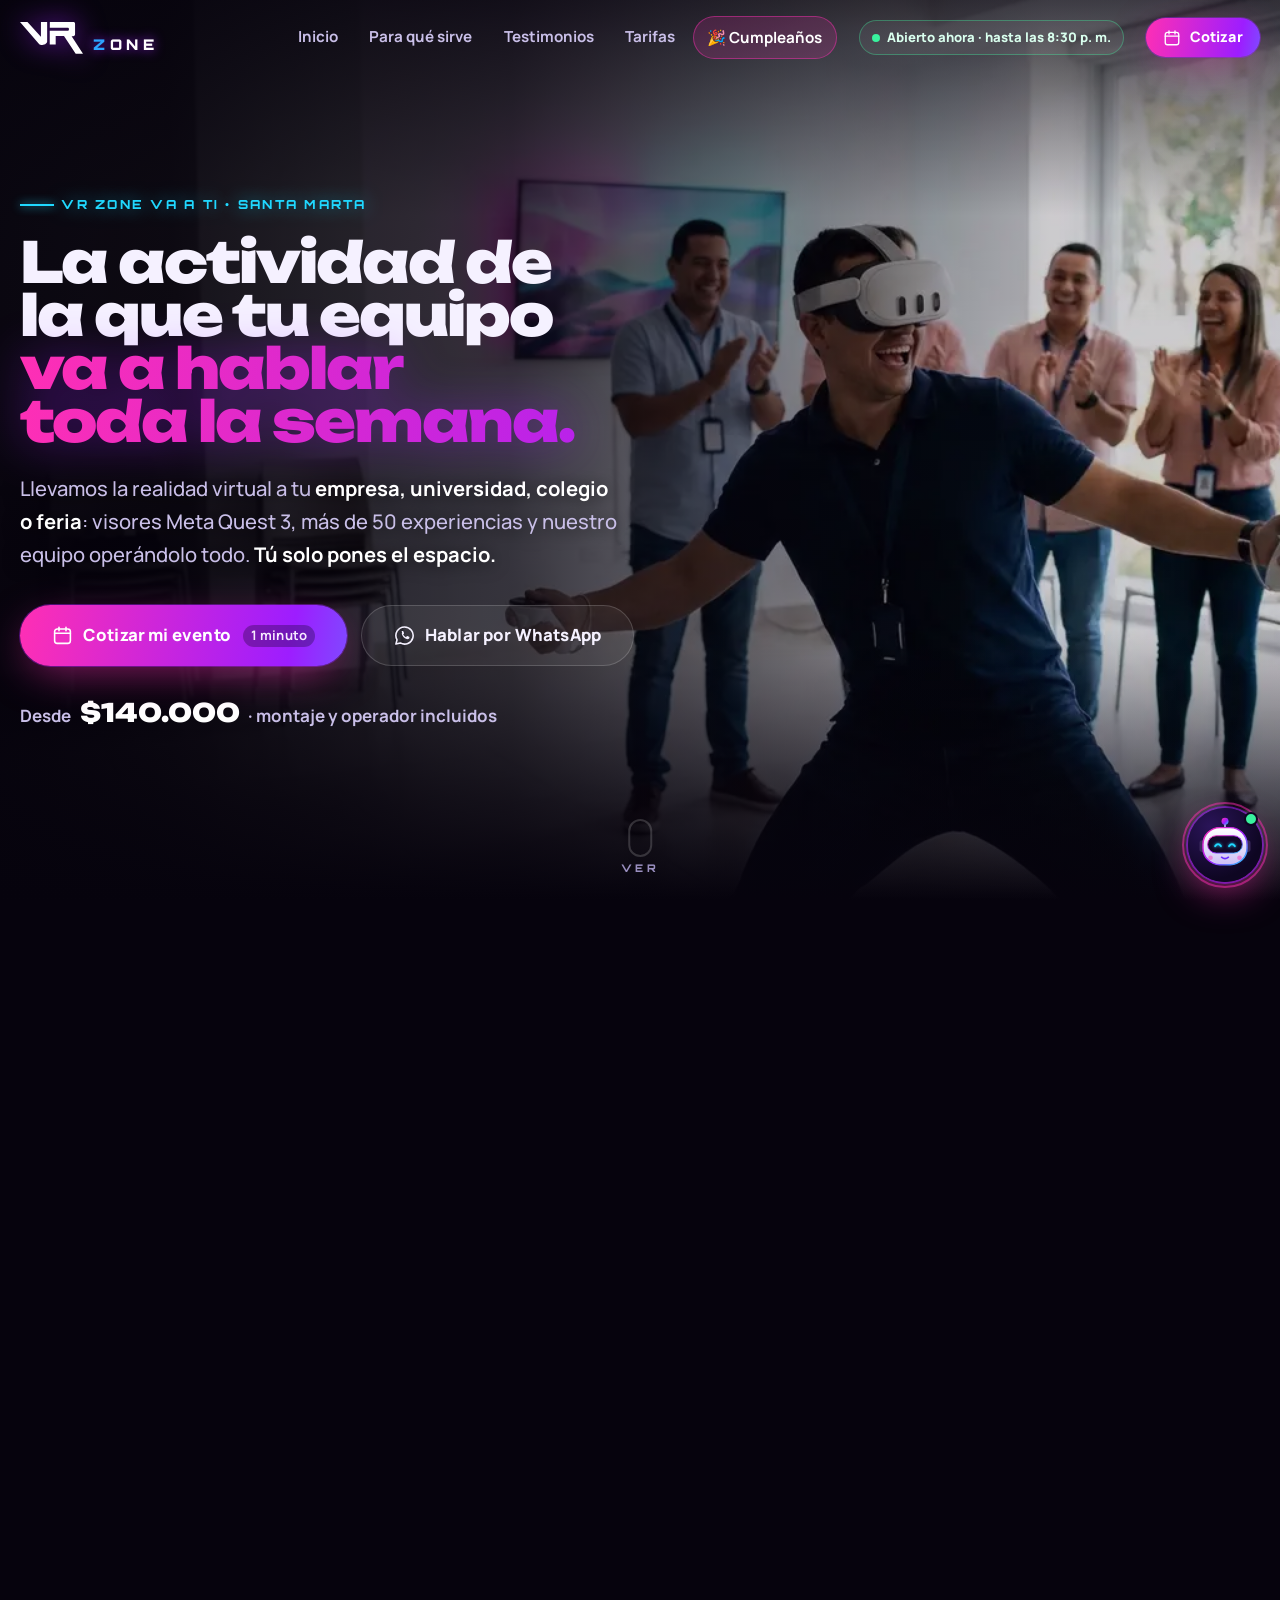
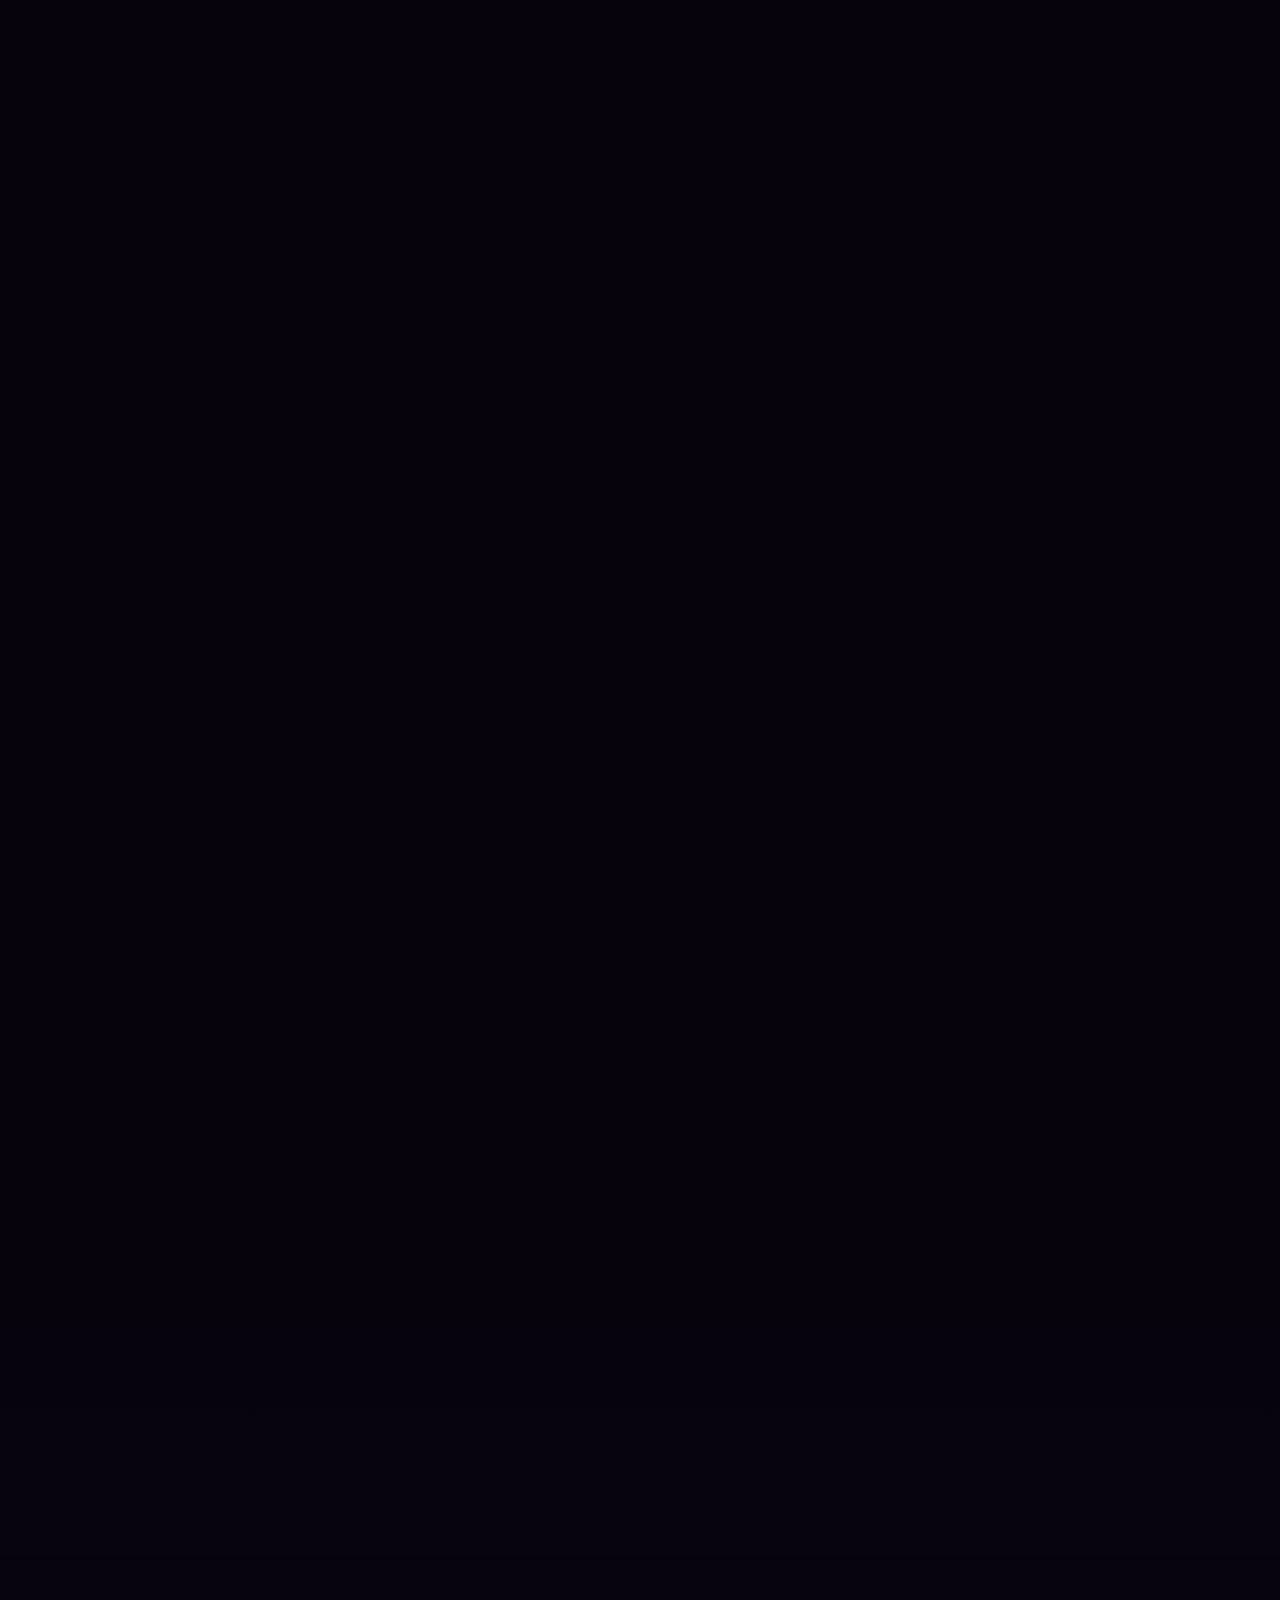
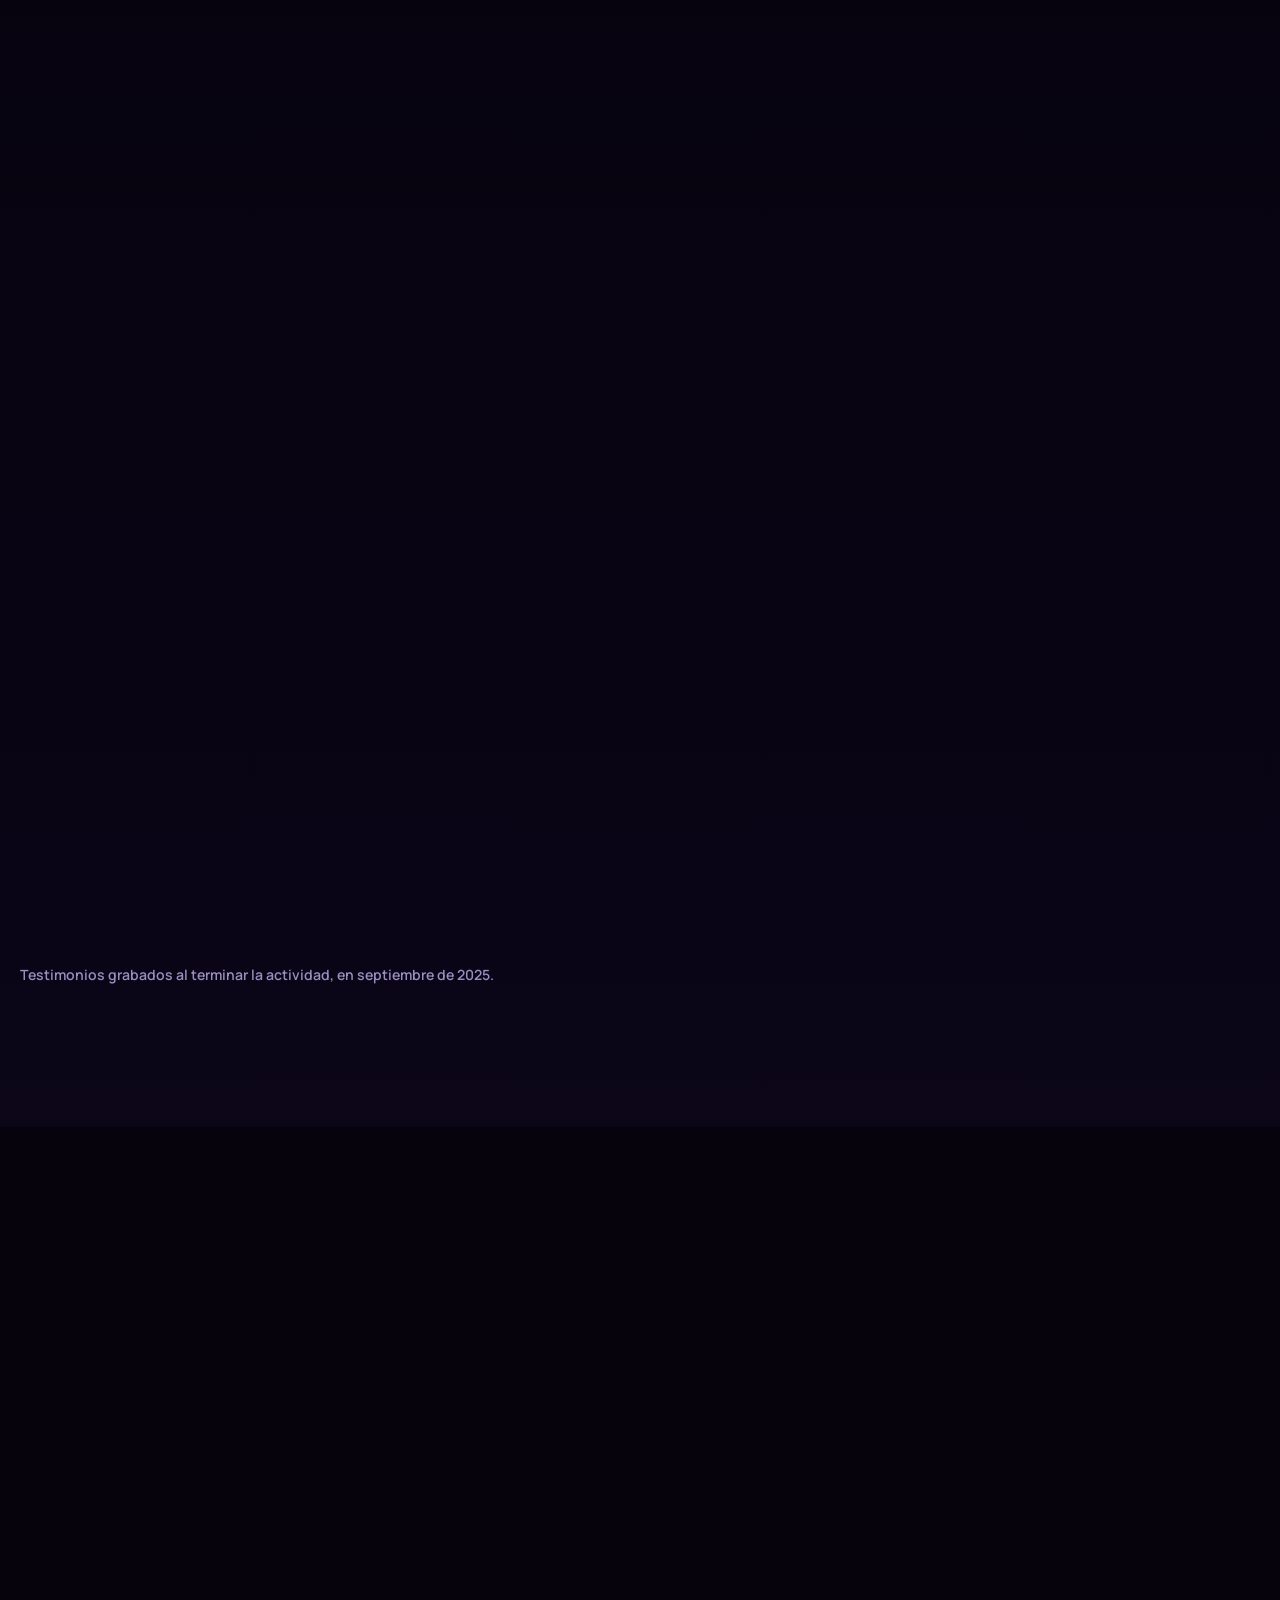
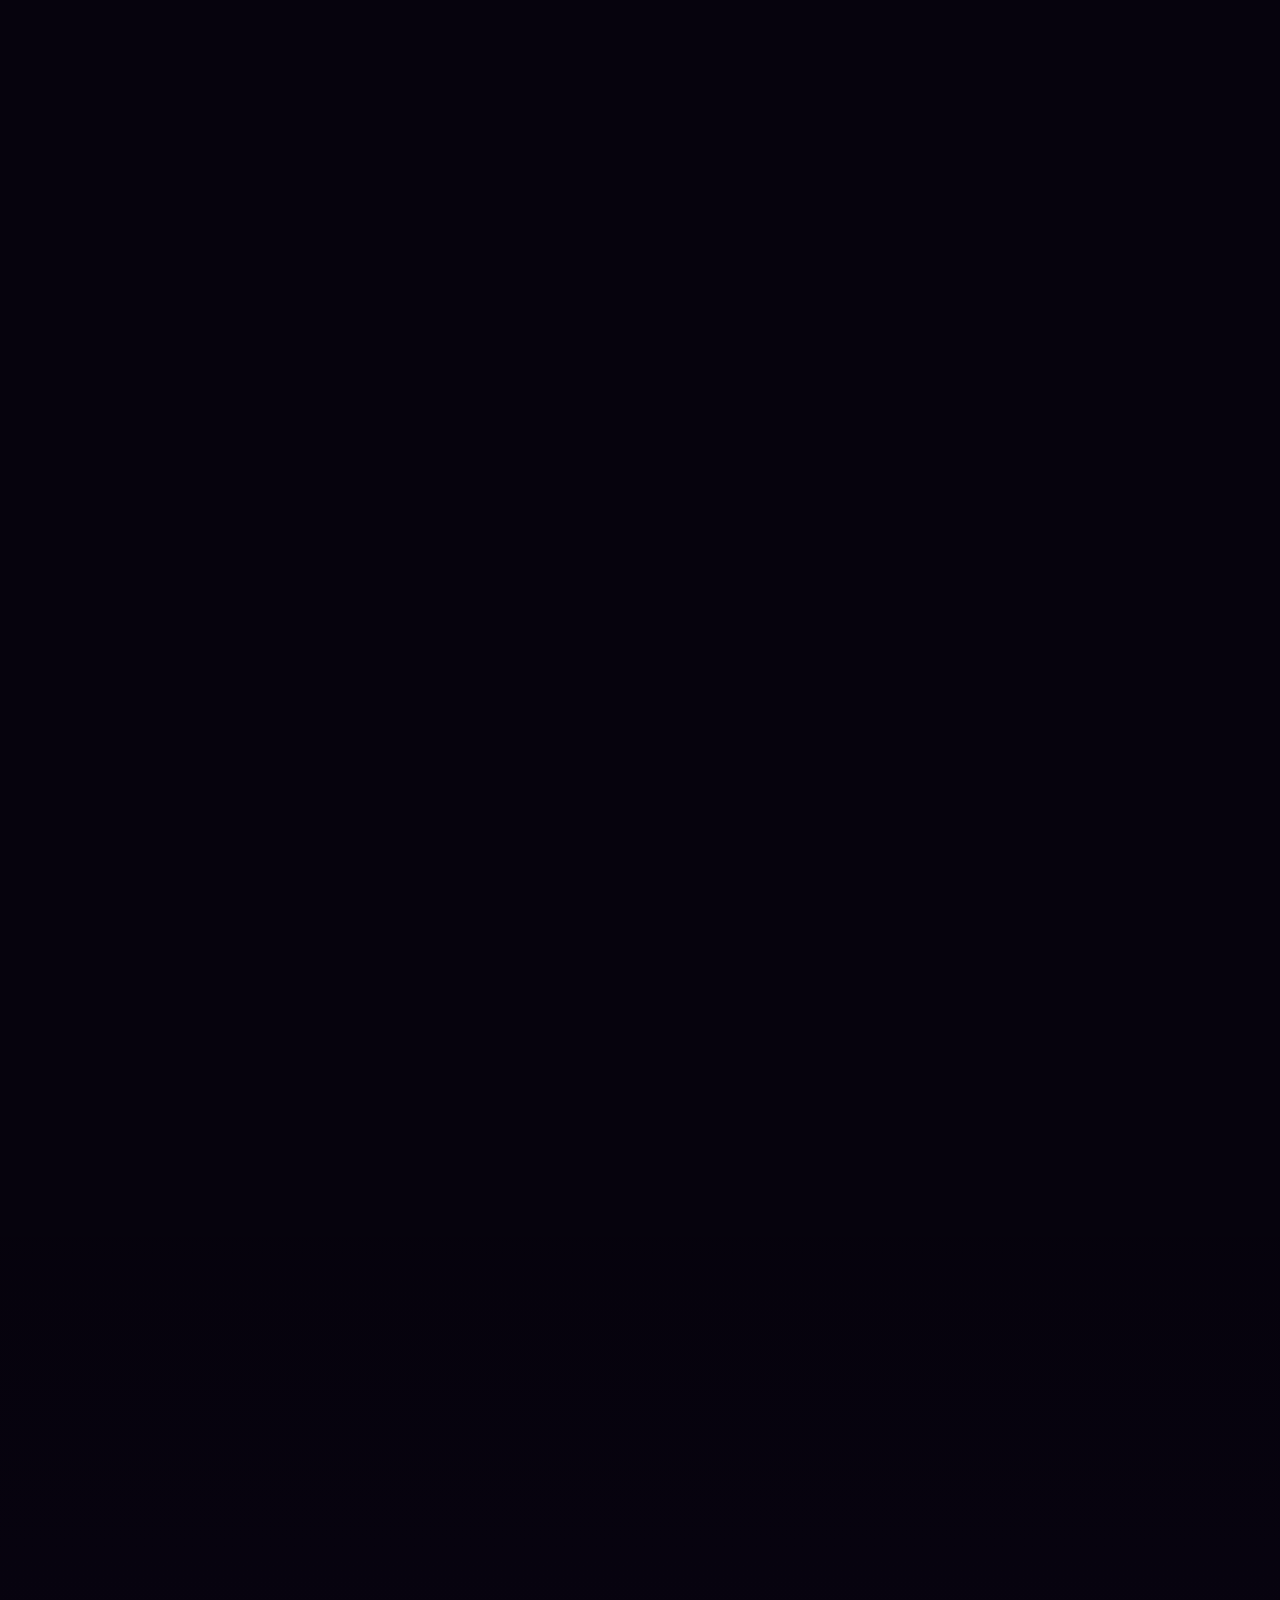
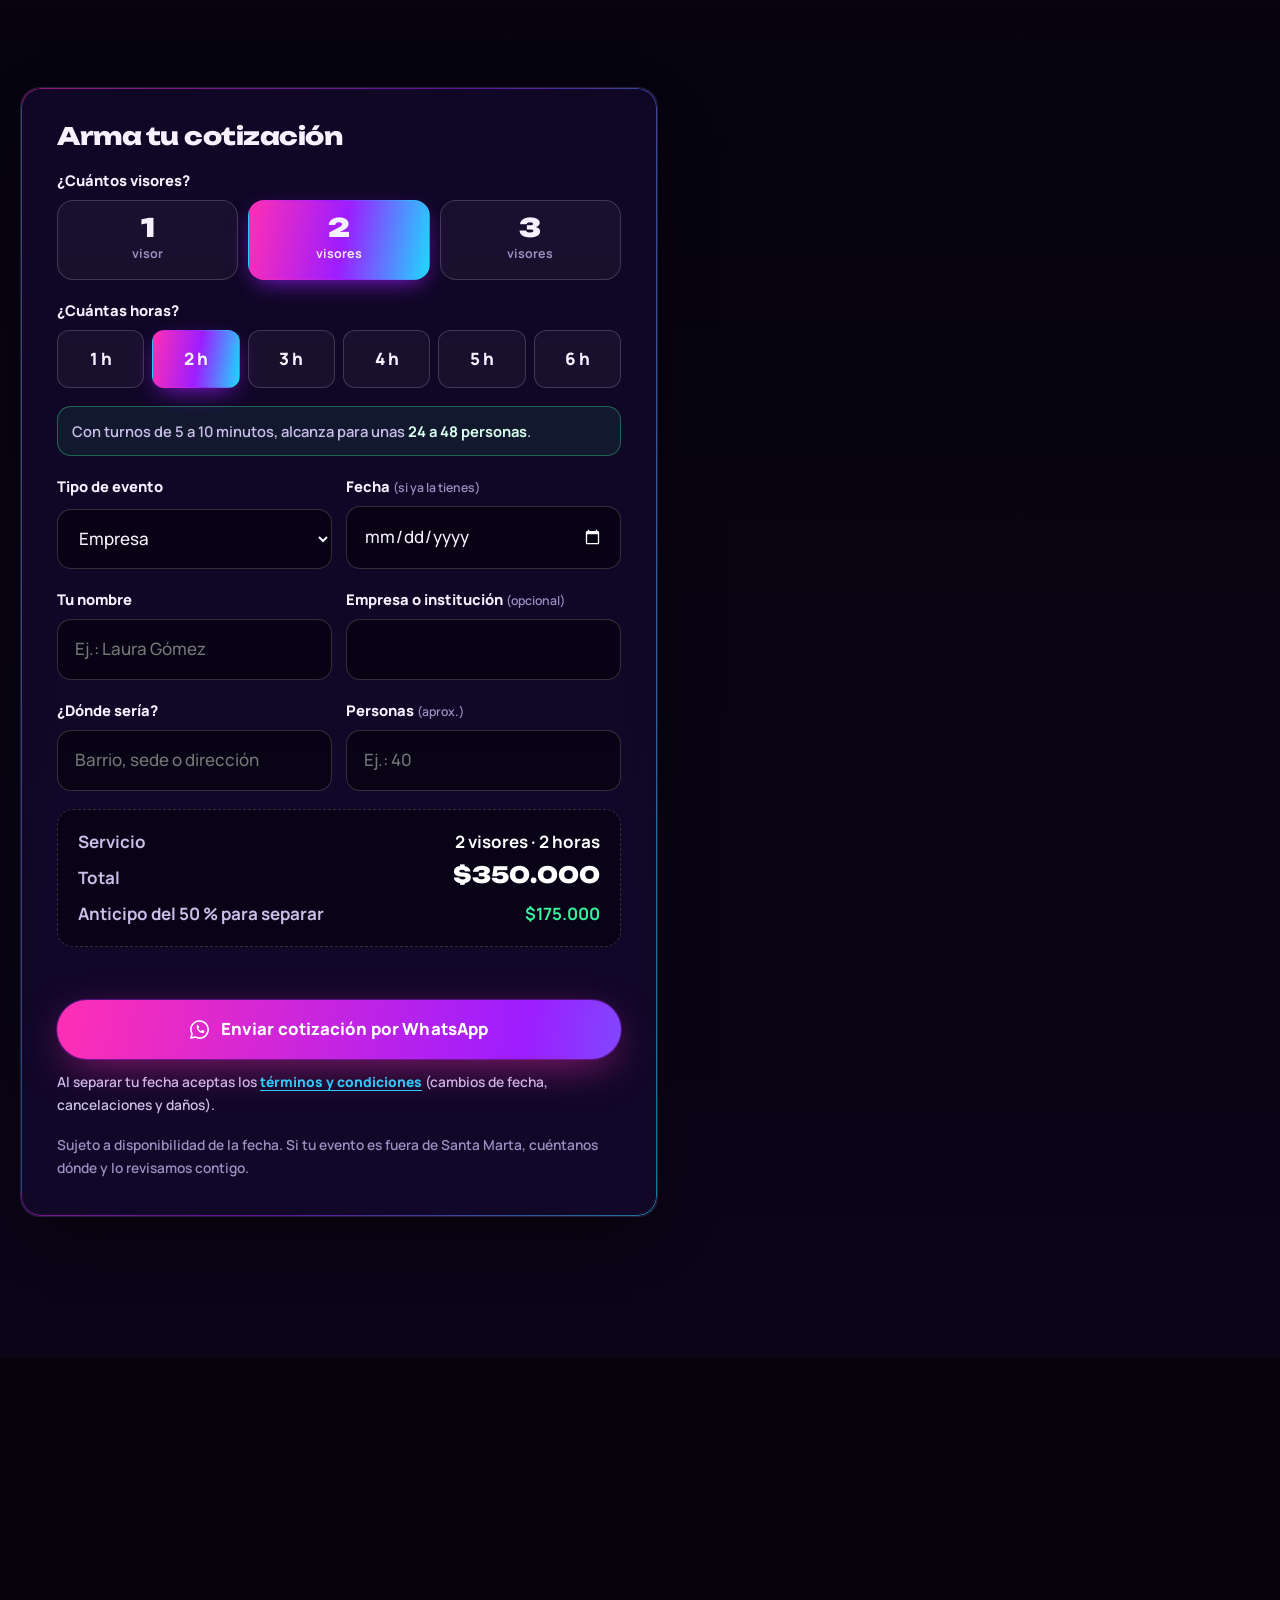
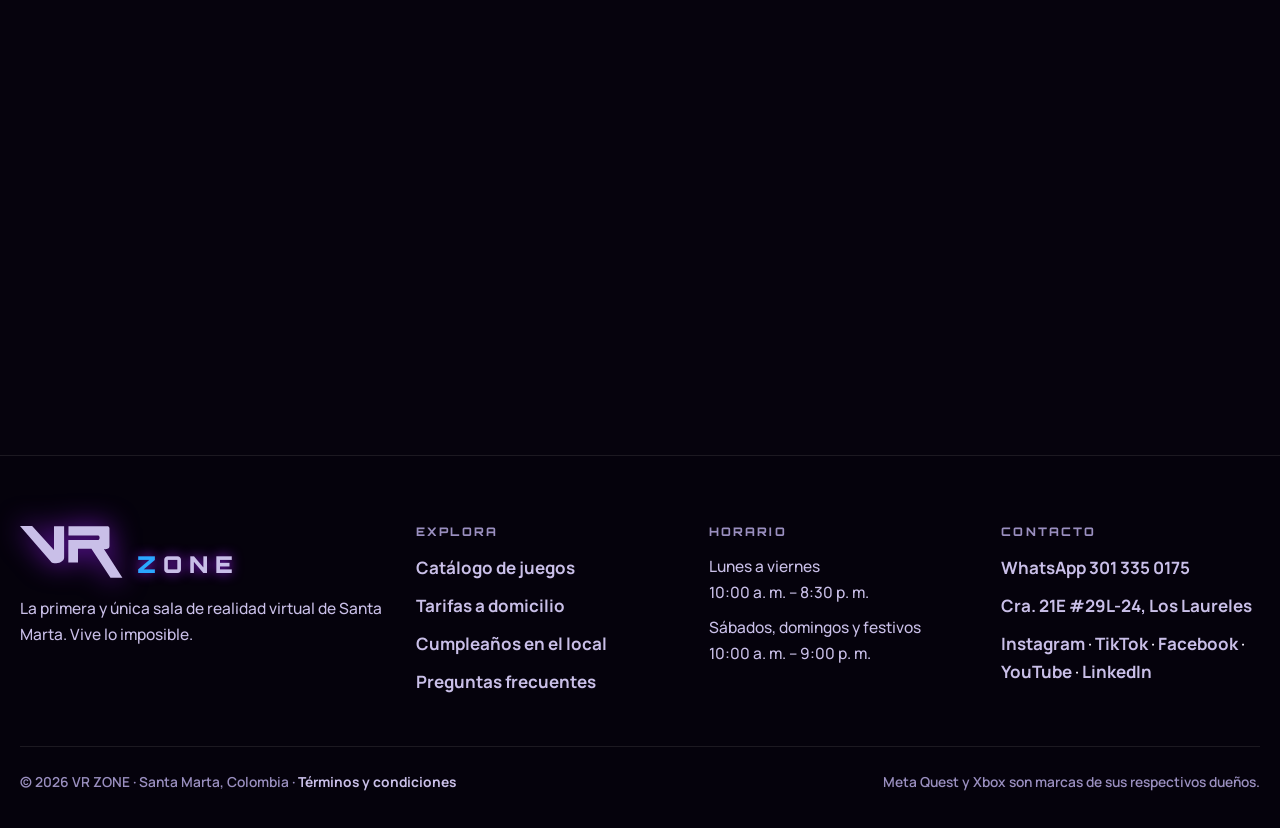
<file: a-domicilio.html>
<!doctype html>
<html lang="es-CO">
<head>
  <meta charset="utf-8">
  <meta name="viewport" content="width=device-width, initial-scale=1, viewport-fit=cover">
  <meta http-equiv="Content-Security-Policy" content="default-src 'self'; script-src 'self'; style-src 'self'; img-src 'self' data:; font-src 'self'; frame-src https://www.youtube-nocookie.com https://www.google.com; connect-src 'self'; base-uri 'self'; form-action 'self'; object-src 'none'">
  <meta name="referrer" content="strict-origin-when-cross-origin">
  <title>Realidad virtual a domicilio para empresas, universidades y colegios · VR ZONE Santa Marta</title>
  <meta name="description" content="Llevamos la realidad virtual a tu empresa, universidad, colegio o feria en Santa Marta: visores Meta Quest 3, más de 50 experiencias y operador incluido. Desde $140.000. Cotiza en un minuto.">
  <meta name="theme-color" content="#0a0418">
  <link rel="canonical" href="https://edwincalderondev-rgb.github.io/vrzone/a-domicilio.html">
  <link rel="icon" href="assets/img/favicon.svg" type="image/svg+xml">
  <link rel="apple-touch-icon" href="assets/img/apple-touch-icon.png">
  <meta property="og:type" content="website">
  <meta property="og:locale" content="es_CO">
  <meta property="og:site_name" content="VR ZONE">
  <meta property="og:title" content="Llevamos la realidad virtual a tu empresa, universidad o colegio · VR ZONE">
  <meta property="og:description" content="Visores Meta Quest 3, más de 50 experiencias y nuestro equipo operándolo todo. Tú solo pones el espacio. Desde $140.000 en Santa Marta.">
  <meta property="og:url" content="https://edwincalderondev-rgb.github.io/vrzone/a-domicilio.html">
  <meta property="og:image" content="https://edwincalderondev-rgb.github.io/vrzone/assets/img/og-domicilio.jpg">
  <meta property="og:image:width" content="1200">
  <meta property="og:image:height" content="630">
  <meta name="twitter:card" content="summary_large_image">
  <link rel="preload" href="assets/fonts/unbounded.woff2" as="font" type="font/woff2" crossorigin>
  <link rel="preload" href="assets/fonts/manrope.woff2" as="font" type="font/woff2" crossorigin>
  <link rel="stylesheet" href="assets/css/estilos.css">
  <link rel="stylesheet" href="assets/css/ronda3.css">
  <link rel="stylesheet" href="assets/css/zeta.css">
  <script src="assets/js/negocio.js" defer></script>
  <script src="assets/js/juegos.js" defer></script>
  <script src="assets/js/sitio.js" defer></script>
  <script src="assets/js/domicilio.js" defer></script>
  <script src="assets/js/promo.js" defer></script>
  <script src="assets/js/zeta-kb.js" defer></script>
  <script src="assets/js/zeta-motor.js" defer></script>
  <script src="assets/js/zeta.js" defer></script>
</head>
<body class="sin-js" data-pagina="domicilio">
  <svg class="sprite" aria-hidden="true" focusable="false">
    <symbol id="vr" viewBox="0 0 1200 596"><path d="M-0.2 0.0L139.0 -0.3L389.0 276.1L390.0 276.0L390.0 3.0L391.0 1.9L505.2 2.0L505.7 3.0L505.7 362.0L505.2 368.0L502.4 378.0L498.4 386.0L494.2 392.0L484.0 402.3L469.0 412.4L451.0 420.3L432.0 425.4L415.0 427.5L395.0 427.3L378.0 424.3L369.0 421.4L363.0 418.5ZM555.8 2.0L998.0 1.9L1009.0 3.8L1013.0 5.6L1017.5 9.0L1021.4 14.0L1023.3 18.0L1025.3 26.0L1025.6 31.0L1025.6 230.0L1024.4 239.0L1022.2 245.0L1017.4 252.0L1011.0 257.4L1003.0 261.3L991.0 264.3L982.0 265.1L961.9 265.0L1173.6 593.0L1172.0 593.5L1038.0 593.5L1037.3 593.0L822.4 266.0L819.0 261.2L818.0 260.8L665.6 261.0L664.9 262.0L665.1 418.0L664.0 418.6L555.0 418.6L554.0 418.0L554.0 162.0L554.9 161.0L898.0 160.9L903.0 158.3L907.4 153.0L910.4 146.0L912.0 136.0L911.3 126.0L908.0 117.0L903.0 110.8L897.0 107.9L556.0 107.9L555.3 107.0Z" fill="currentColor"/></symbol>
    <symbol id="i-wa" viewBox="0 0 24 24"><path d="M12 2.2a9.8 9.8 0 0 0-8.5 14.7L2.2 21.8l5-1.3A9.8 9.8 0 1 0 12 2.2z" fill="none" stroke="currentColor" stroke-width="1.8" stroke-linejoin="round"/><path d="M8.6 7.4c.3-.5.6-.5.9-.5h.7c.2 0 .4.1.5.4l.8 1.9c.1.3 0 .5-.2.7l-.6.7c-.1.2-.2.4 0 .6.6 1.1 1.5 2 2.6 2.6.2.1.4.1.6-.1l.7-.8c.2-.2.4-.3.7-.2l1.9.8c.3.1.4.3.4.5v.7c0 .4-.1.8-.6 1.1-.6.4-1.5.6-2.6.3-2.5-.7-4.7-2.9-5.4-5.4-.3-1.1-.1-2 .3-2.6z" fill="currentColor"/></symbol>
    <symbol id="i-ig" viewBox="0 0 24 24" fill="none" stroke="currentColor" stroke-width="1.8"><rect x="3" y="3" width="18" height="18" rx="5.5"/><circle cx="12" cy="12" r="4.2"/><circle cx="17.4" cy="6.6" r="1" fill="currentColor" stroke="none"/></symbol>
    <symbol id="i-tt" viewBox="0 0 24 24" fill="none" stroke="currentColor" stroke-width="1.9" stroke-linecap="round" stroke-linejoin="round"><path d="M14 3v11.5a3.8 3.8 0 1 1-3.8-3.8"/><path d="M14 3c.4 2.6 2.4 4.6 5 4.9"/></symbol>
    <symbol id="i-fb" viewBox="0 0 24 24"><path d="M14.2 8.2h2.6V4.6h-2.9c-2.6 0-4 1.6-4 4.2v2.2H7.5v3.5h2.4V21h3.6v-6.5h2.8l.5-3.5h-3.3V9.4c0-.8.3-1.2 1.2-1.2z" fill="currentColor"/></symbol>
    <symbol id="i-yt" viewBox="0 0 24 24"><rect x="2.5" y="5.5" width="19" height="13" rx="4" fill="none" stroke="currentColor" stroke-width="1.8"/><path d="M10.2 9.2v5.6l4.8-2.8z" fill="currentColor"/></symbol>
    <symbol id="i-pin" viewBox="0 0 24 24" fill="none" stroke="currentColor" stroke-width="1.8" stroke-linejoin="round"><path d="M12 21.5s-7-6.3-7-12a7 7 0 0 1 14 0c0 5.7-7 12-7 12z"/><circle cx="12" cy="9.5" r="2.6"/></symbol>
    <symbol id="i-reloj" viewBox="0 0 24 24" fill="none" stroke="currentColor" stroke-width="1.8" stroke-linecap="round"><circle cx="12" cy="12" r="9"/><path d="M12 7v5l3.2 2"/></symbol>
    <symbol id="i-tel" viewBox="0 0 24 24" fill="none" stroke="currentColor" stroke-width="1.8" stroke-linejoin="round"><path d="M5 3.5h3.5l1.7 4.3-2.1 1.4a11.5 11.5 0 0 0 6.7 6.7l1.4-2.1 4.3 1.7V19a2 2 0 0 1-2 2A17 17 0 0 1 3 5.5a2 2 0 0 1 2-2z"/></symbol>
    <symbol id="i-play" viewBox="0 0 24 24"><path d="M7 4.5v15l12.5-7.5z" fill="currentColor"/></symbol>
    <symbol id="i-x" viewBox="0 0 24 24" fill="none" stroke="currentColor" stroke-width="2.2" stroke-linecap="round"><path d="M6 6l12 12M18 6 6 18"/></symbol>
    <symbol id="i-buscar" viewBox="0 0 24 24" fill="none" stroke="currentColor" stroke-width="2" stroke-linecap="round"><circle cx="11" cy="11" r="7"/><path d="m20 20-3.6-3.6"/></symbol>
    <symbol id="i-visor" viewBox="0 0 24 24" fill="none" stroke="currentColor" stroke-width="1.8" stroke-linejoin="round"><path d="M3 9.2A3.2 3.2 0 0 1 6.2 6h11.6A3.2 3.2 0 0 1 21 9.2v4.9a3 3 0 0 1-3 3h-3.1a2 2 0 0 1-1.7-1l-.4-.7a2 2 0 0 0-3.5 0l-.4.7a2 2 0 0 1-1.7 1H6a3 3 0 0 1-3-3z"/></symbol>
    <symbol id="i-mando" viewBox="0 0 24 24" fill="none" stroke="currentColor" stroke-width="1.8" stroke-linecap="round" stroke-linejoin="round"><path d="M7 8h10a4 4 0 0 1 4 4.3l-.4 3.4a2.4 2.4 0 0 1-4.3 1.2L15 15H9l-1.3 1.9a2.4 2.4 0 0 1-4.3-1.2L3 12.3A4 4 0 0 1 7 8z"/><path d="M8 10.8v3M6.5 12.3h3"/><circle cx="15.6" cy="11.4" r=".6" fill="currentColor"/><circle cx="17.3" cy="13.1" r=".6" fill="currentColor"/></symbol>
    <symbol id="i-arcade" viewBox="0 0 24 24" fill="none" stroke="currentColor" stroke-width="1.8" stroke-linejoin="round"><path d="M7 2.5h10l1 4.5v14.5H6V7z"/><path d="M8.5 7h7v5.5h-7z"/><path d="M9.5 17.5v-2.5" stroke-linecap="round"/><circle cx="9.5" cy="14.6" r="1"/><circle cx="14" cy="16" r=".8" fill="currentColor"/><circle cx="16" cy="16" r=".8" fill="currentColor"/></symbol>
    <symbol id="i-wifi" viewBox="0 0 24 24" fill="none" stroke="currentColor" stroke-width="1.8" stroke-linecap="round"><path d="M2.5 8.8a14 14 0 0 1 19 0M5.5 12.2a9.6 9.6 0 0 1 13 0M8.7 15.5a5 5 0 0 1 6.6 0"/><circle cx="12" cy="19" r="1.1" fill="currentColor" stroke="none"/></symbol>
    <symbol id="i-tv" viewBox="0 0 24 24" fill="none" stroke="currentColor" stroke-width="1.8" stroke-linecap="round" stroke-linejoin="round"><rect x="2.5" y="4.5" width="19" height="12" rx="2"/><path d="M8 20.5h8M12 16.5v4"/></symbol>
    <symbol id="i-nevera" viewBox="0 0 24 24" fill="none" stroke="currentColor" stroke-width="1.8" stroke-linecap="round" stroke-linejoin="round"><rect x="6" y="2.5" width="12" height="19" rx="2"/><path d="M6 10h12M9 5.5v2M9 13v3"/></symbol>
    <symbol id="i-globo" viewBox="0 0 24 24" fill="none" stroke="currentColor" stroke-width="1.8" stroke-linecap="round" stroke-linejoin="round"><path d="M12 2.5a5.5 5.5 0 0 1 5.5 5.6c0 3.7-3.1 6.4-5.5 6.4s-5.5-2.7-5.5-6.4A5.5 5.5 0 0 1 12 2.5z"/><path d="m11 14.5-.6 1.6h3.2l-.6-1.6M12 16.1c0 2.2-2.4 2.6-2.4 5.4"/></symbol>
    <symbol id="i-ticket" viewBox="0 0 24 24" fill="none" stroke="currentColor" stroke-width="1.8" stroke-linejoin="round"><path d="M3 7.5A1.5 1.5 0 0 1 4.5 6h15A1.5 1.5 0 0 1 21 7.5v2.3a2.2 2.2 0 0 0 0 4.4v2.3a1.5 1.5 0 0 1-1.5 1.5h-15A1.5 1.5 0 0 1 3 16.5v-2.3a2.2 2.2 0 0 0 0-4.4z"/><path d="M14.5 6v12" stroke-dasharray="2 2"/></symbol>
    <symbol id="i-check" viewBox="0 0 24 24" fill="none" stroke="currentColor" stroke-width="2.2" stroke-linecap="round" stroke-linejoin="round"><path d="m5 12.5 4.5 4.5L19 7.5"/></symbol>
    <symbol id="i-fantasma" viewBox="0 0 24 24" fill="none" stroke="currentColor" stroke-width="1.8" stroke-linejoin="round"><path d="M5 21V10a7 7 0 0 1 14 0v11l-2.4-1.8L14.3 21 12 19.2 9.7 21l-2.3-1.8z"/><circle cx="9.5" cy="10.5" r="1.2" fill="currentColor"/><circle cx="14.5" cy="10.5" r="1.2" fill="currentColor"/></symbol>
    <symbol id="i-cohete" viewBox="0 0 24 24" fill="none" stroke="currentColor" stroke-width="1.8" stroke-linecap="round" stroke-linejoin="round"><path d="M12 2.5c3.2 2.2 5 6.2 5 10l-2 3H9l-2-3c0-3.8 1.8-7.8 5-10z"/><circle cx="12" cy="9.5" r="1.7"/><path d="m9 15.5-2.3 4.2 3.3-1.1M15 15.5l2.3 4.2-3.3-1.1M12 18v3.5"/></symbol>
    <symbol id="i-risa" viewBox="0 0 24 24" fill="none" stroke="currentColor" stroke-width="1.8" stroke-linecap="round"><circle cx="12" cy="12" r="9"/><path d="M7.5 13.5s1.6 3.2 4.5 3.2 4.5-3.2 4.5-3.2z" fill="currentColor"/><path d="M8 9.2 9.6 10 8 10.8M16 9.2l-1.6.8 1.6.8"/></symbol>
    <symbol id="i-trofeo" viewBox="0 0 24 24" fill="none" stroke="currentColor" stroke-width="1.8" stroke-linecap="round" stroke-linejoin="round"><path d="M8 3.5h8v5.5a4 4 0 0 1-8 0z"/><path d="M8 5.5H5a3.2 3.2 0 0 0 3.2 4.2M16 5.5h3a3.2 3.2 0 0 1-3.2 4.2M12 13v4M8.5 21h7M9.5 17h5v4h-5z"/></symbol>
    <symbol id="i-frio" viewBox="0 0 24 24" fill="none" stroke="currentColor" stroke-width="1.8" stroke-linecap="round"><path d="M12 2.5v19M3.8 7.2l16.4 9.6M3.8 16.8l16.4-9.6M9.5 4.5 12 7l2.5-2.5M9.5 19.5 12 17l2.5 2.5"/></symbol>
    <symbol id="i-estrella" viewBox="0 0 24 24"><path d="m12 2.8 2.8 5.9 6.4.8-4.7 4.4 1.2 6.4L12 17.2l-5.7 3.1 1.2-6.4-4.7-4.4 6.4-.8z" fill="currentColor"/></symbol>
    <symbol id="i-comillas" viewBox="0 0 24 24"><path d="M4 17.5c0-4.6 2.2-8.4 6.2-10.5l1 1.6C8.8 10 7.7 12 7.6 13.6H10v5.9H4zm9.7 0c0-4.6 2.2-8.4 6.2-10.5l1 1.6c-2.4 1.4-3.5 3.4-3.6 5H20v5.9h-6.3z" fill="currentColor"/></symbol>
    <symbol id="i-dados" viewBox="0 0 24 24" fill="none" stroke="currentColor" stroke-width="1.8" stroke-linejoin="round"><rect x="3" y="3" width="18" height="18" rx="4.5"/><circle cx="8.2" cy="8.2" r="1.2" fill="currentColor"/><circle cx="15.8" cy="15.8" r="1.2" fill="currentColor"/><circle cx="12" cy="12" r="1.2" fill="currentColor"/><circle cx="15.8" cy="8.2" r="1.2" fill="currentColor"/><circle cx="8.2" cy="15.8" r="1.2" fill="currentColor"/></symbol>
    <symbol id="i-flecha" viewBox="0 0 24 24" fill="none" stroke="currentColor" stroke-width="2" stroke-linecap="round" stroke-linejoin="round"><path d="M5 12h14M13 6l6 6-6 6"/></symbol>
    <symbol id="i-calendario" viewBox="0 0 24 24" fill="none" stroke="currentColor" stroke-width="1.8" stroke-linecap="round" stroke-linejoin="round"><rect x="3" y="4.5" width="18" height="16.5" rx="3"/><path d="M3 9.5h18M8 2.5v4M16 2.5v4"/></symbol>
    <symbol id="i-escudo" viewBox="0 0 24 24" fill="none" stroke="currentColor" stroke-width="1.8" stroke-linejoin="round"><path d="M12 2.5 4.5 5.5v6c0 4.6 3.2 8.5 7.5 10 4.3-1.5 7.5-5.4 7.5-10v-6z"/><path d="m8.5 12 2.5 2.5 4.5-5" stroke-linecap="round"/></symbol>
  </svg>

  <a class="saltar" href="#contenido">Saltar al contenido</a>

  <div class="aurora" aria-hidden="true"><i></i><i></i><i></i><span class="aurora-rejilla"></span></div>
  <div class="grano" aria-hidden="true"></div>

  <header class="cabecera" id="cabecera">
    <div class="contenedor">
      <a class="marca" href="./" aria-label="VR ZONE, inicio"><svg class="marca-vr" viewBox="0 0 1200 596" aria-hidden="true"><use href="#vr"/></svg><span class="marca-zone" aria-hidden="true"><b>Z</b>ONE</span></a>
      <nav class="nav" id="nav" aria-label="Principal">
        <a href="./">Inicio</a>
        <a href="#usos">Para qué sirve</a>
        <a href="#testimonios">Testimonios</a>
        <a href="#cotizar">Tarifas</a>
        <a href="eventos.html" class="nav-destacado">🎉 Cumpleaños</a>
      </nav>
      <span class="estado" data-estado>Horario de hoy</span>
      <a class="btn btn-primario" href="#cotizar"><svg aria-hidden="true"><use href="#i-calendario"/></svg>Cotizar</a>
      <button class="menu-btn" type="button" aria-label="Abrir menú" aria-expanded="false" aria-controls="nav"><span></span></button>
    </div>
  </header>

    <main id="contenido">
    <!-- HERO -->
    <section class="hero hero--video hero-dom" aria-labelledby="titulo-hero">
      <div class="hero-media" aria-hidden="true">
        <video class="hero-video" muted loop playsinline autoplay preload="auto" poster="assets/video/hero-domicilio.webp"><source src="assets/video/hero-domicilio.mp4" type="video/mp4"></video>
      </div>
      <div class="contenedor">
        <div class="hero-texto">
          <span class="sobretitulo">VR ZONE va a ti · Santa Marta</span>
          <h1 class="titulo-hero" id="titulo-hero"><span class="linea">La actividad de la que tu equipo</span> <span class="linea grad-texto">va a hablar toda la semana.</span></h1>
          <p class="hero-sub">Llevamos la realidad virtual a tu <strong>empresa, universidad, colegio o feria</strong>: visores Meta Quest 3, más de 50 experiencias y nuestro equipo operándolo todo. <strong>Tú solo pones el espacio.</strong></p>
          <div class="hero-cta">
            <a class="btn btn-primario btn-grande" href="#cotizar"><svg aria-hidden="true"><use href="#i-calendario"/></svg>Cotizar mi evento <small>1 minuto</small></a>
            <a class="btn btn-grande" data-wa="Hola VR ZONE 👋 Quiero cotizar realidad virtual para un evento fuera del local." href="https://wa.me/573013350175"><svg aria-hidden="true"><use href="#i-wa"/></svg>Hablar por WhatsApp</a>
          </div>
          <p class="precio-desde">Desde <b>$140.000</b> · montaje y operador incluidos</p>
        </div>
      </div>
      <a class="flecha-abajo" href="#usos" aria-label="Bajar a los usos"><span></span>Ver</a>
    </section>

    <!-- HECHOS -->
    <section class="seccion seccion--corta" aria-label="Datos de VR ZONE a domicilio">
      <div class="contenedor">
        <div class="hechos">
          <div class="hecho vidrio revelar"><b>2018</b><span>Desde ese año llevamos la realidad virtual a eventos en Santa Marta.</span></div>
          <div class="hecho vidrio revelar"><b>1 a 3</b><span>Visores Meta Quest 3 funcionando al mismo tiempo, según tu grupo.</span></div>
          <div class="hecho vidrio revelar"><b>50+</b><span>Experiencias: educativas, de simulación, deportes, retos y más.</span></div>
          <div class="hecho vidrio revelar"><b>50 %</b><span>Con el anticipo queda separada tu fecha.</span></div>
        </div>
      </div>
    </section>

    <!-- USOS -->
    <section class="seccion" id="usos" aria-labelledby="t-usos">
      <div class="contenedor">
        <div class="cabeza revelar">
          <span class="sobretitulo">¿Para qué la usan?</span>
          <h2 id="t-usos">No es un juego más. Es la parte del evento que todos graban.</h2>
          <p>Cada grupo la usa distinto. Cuéntanos qué quieres lograr y armamos la experiencia a la medida.</p>
        </div>
        <div class="casos">
          <article class="caso vidrio borde-neon revelar">
            <span class="emoji-grande" aria-hidden="true">💼</span>
            <h3>Empresas</h3>
            <p>Para que el equipo se suelte, se ría y trabaje junto de verdad.</p>
            <ul class="lista-mini">
              <li>Integraciones y fiestas de fin de año</li>
              <li>Pausas activas y jornadas de bienestar</li>
              <li>Seguridad vial: prácticas de conducción en simulador</li>
              <li>Trabajo en alturas: sensibilización con una tabla a 80 pisos… con los pies en el piso (complementa el curso certificado)</li>
            </ul>
            <p class="caso-nota"><b>Lo más reciente (noviembre de 2026):</b> una jornada de movilidad segura con simulador de conducción para el personal de una empresa de Santa Marta, en sus propias instalaciones.</p>
          </article>
          <article class="caso vidrio borde-neon revelar">
            <span class="emoji-grande" aria-hidden="true">🎓</span>
            <h3>Universidades</h3>
            <p>Lo que en el tablero es un dibujo, en el visor se recorre por dentro.</p>
            <ul class="lista-mini">
              <li>Clases prácticas: anatomía, biología, astronomía, idiomas</li>
              <li>Semanas culturales y bienestar universitario</li>
              <li>Ferias y jornadas de puertas abiertas</li>
            </ul>
            <p class="caso-nota"><b>Ya lo hicimos:</b> una clase de Biología Humana en la que futuros licenciados recorrieron el corazón y el sistema digestivo. Sus testimonios están más abajo.</p>
          </article>
          <article class="caso vidrio borde-neon revelar">
            <span class="emoji-grande" aria-hidden="true">🏫</span>
            <h3>Colegios</h3>
            <p>La jornada pedagógica que los estudiantes sí van a recordar.</p>
            <ul class="lista-mini">
              <li>Experiencias educativas guiadas</li>
              <li>Días de integración y ferias de la ciencia</li>
              <li>¿Despedida de curso? También puede ser en nuestro local</li>
            </ul>
          </article>
          <article class="caso vidrio borde-neon revelar">
            <span class="emoji-grande" aria-hidden="true">🏪</span>
            <h3>Ferias y activaciones de marca</h3>
            <p>La gente se detiene a mirar al que tiene el visor puesto. Y ahí está tu stand.</p>
            <ul class="lista-mini">
              <li>Stands en centros comerciales y ferias empresariales</li>
              <li>Lanzamientos y activaciones</li>
              <li>Un imán para tu stand: el visor se ve desde lejos</li>
            </ul>
            <p class="caso-nota"><b>Ya lo hicimos:</b> en una feria empresarial de Santa Marta, con tarima, presentador y pantalla. <a href="#feria">Mira cómo fue ↓</a></p>
          </article>
          <article class="caso caso--ancho vidrio borde-neon revelar">
            <div>
              <span class="emoji-grande" aria-hidden="true">🎂</span>
              <h3>Cumpleaños en tu casa o salón</h3>
              <p>¿Ya tienes el lugar? Llevamos la realidad virtual a la fiesta. Y si prefieres no mover nada, alquila nuestro local completo: privado, climatizado y para hasta 15 personas.</p>
            </div>
            <div class="hero-cta">
              <a class="btn btn-primario" href="#cotizar">Cotizar en mi casa o salón</a>
              <a class="btn" href="eventos.html">Ver el local para cumpleaños →</a>
            </div>
          </article>
        </div>
      </div>
    </section>

    <!-- TESTIMONIOS -->
    <section class="seccion oscura" id="testimonios" aria-labelledby="t-testimonios">
      <div class="contenedor">
        <div class="cabeza revelar">
          <span class="sobretitulo">Lo dicen los estudiantes</span>
          <h2 id="t-testimonios">«Va a motivar a los estudiantes».</h2>
          <p>Llevamos los visores a una clase universitaria de Biología Humana. Al terminar, les preguntamos qué les pareció. Sin guion: dale play.</p>
        </div>
        <div class="testimonios">
          <figure class="revelar">
            <div class="testimonio" data-testimonio>
              <video playsinline preload="none" poster="assets/video/real/testimonio-3.webp"><source src="assets/video/real/testimonio-3.mp4" type="video/mp4"></video>
              <button type="button" aria-label="Reproducir testimonio 1"><span class="play"><svg aria-hidden="true"><use href="#i-play"/></svg></span></button>
            </div>
            <blockquote>«Es una experiencia la cual va a motivar a los estudiantes, y van a sentir que es un aprendizaje significativo para ellos».</blockquote>
            <figcaption>Estudiante de último semestre · Licenciatura en Ciencias Naturales y Educación Ambiental</figcaption>
          </figure>
          <figure class="revelar">
            <div class="testimonio" data-testimonio>
              <video playsinline preload="none" poster="assets/video/real/testimonio-2.webp"><source src="assets/video/real/testimonio-2.mp4" type="video/mp4"></video>
              <button type="button" aria-label="Reproducir testimonio 2"><span class="play"><svg aria-hidden="true"><use href="#i-play"/></svg></span></button>
            </div>
            <blockquote>«Me pareció una experiencia bastante enriquecedora».</blockquote>
            <figcaption>Estudiante · curso de Biología Humana</figcaption>
          </figure>
          <figure class="revelar">
            <div class="testimonio" data-testimonio>
              <video playsinline preload="none" poster="assets/video/real/testimonio-1.webp"><source src="assets/video/real/testimonio-1.mp4" type="video/mp4"></video>
              <button type="button" aria-label="Reproducir testimonio 3"><span class="play"><svg aria-hidden="true"><use href="#i-play"/></svg></span></button>
            </div>
            <blockquote>«El día de hoy trabajamos con realidad virtual y nos ayudó mucho».</blockquote>
            <figcaption>Estudiante · curso de Biología Humana</figcaption>
          </figure>
        </div>
        <p class="nota-pie">Testimonios grabados al terminar la actividad, en septiembre de 2025.</p>
      </div>
    </section>

    <!-- FERIA (real, septiembre de 2025) -->
    <section class="seccion" id="feria" aria-labelledby="t-feria">
      <div class="contenedor asi">
        <div class="asi-clips">
          <figure class="real revelar"><video muted loop playsinline preload="none" poster="assets/video/real/feria-1.webp" data-auto><source src="assets/video/real/feria-1.mp4" type="video/mp4"></video><figcaption><b>Todos ven lo que ella vive</b><span>La pantalla muestra en vivo la vista del visor.</span></figcaption></figure>
          <figure class="real revelar"><img src="assets/img/feria-tarima.webp" alt="El presentador de VR ZONE entrevista con micrófono a un visitante que tiene puesto el visor, frente a la pantalla del stand" width="540" height="960" loading="lazy" decoding="async"><figcaption><b>Presentador y tarima</b><span>Guiamos a cada participante y animamos al público.</span></figcaption></figure>
        </div>
        <div class="revelar">
          <span class="sobretitulo">Ferias y activaciones de marca</span>
          <h2 id="t-feria">La fila llega sola a tu stand.</h2>
          <p>En una feria empresarial de Santa Marta montamos el stand completo: tarima, presentador con micrófono, visores Meta Quest 3 y una pantalla para que el público viera en vivo lo que vivía cada participante. Allí, los visitantes recorrieron en el visor el render de un proyecto de lotes en la Zona Bananera sin ir hasta el lugar.</p>
          <ul class="lista-mini">
            <li>Ferias, centros comerciales y lanzamientos</li>
            <li>¿Vendes un proyecto inmobiliario? Tus clientes lo recorren en el visor</li>
            <li>Nuestro equipo atiende la fila y guía a cada persona</li>
            <li>Te quedas con las fotos y los videos de las reacciones para tus redes</li>
          </ul>
          <div class="hero-cta">
            <a class="btn btn-primario" href="#cotizar">Cotizar mi activación</a>
            <a class="btn" data-wa="Hola VR ZONE 👋 Quiero cotizar una activación de marca con realidad virtual." href="https://wa.me/573013350175"><svg aria-hidden="true"><use href="#i-wa"/></svg>WhatsApp</a>
          </div>
        </div>
      </div>
    </section>

    <!-- ASÍ SE VE -->
    <section class="seccion" id="asi" aria-labelledby="t-asi">
      <div class="contenedor asi">
        <div class="asi-clips">
          <figure class="real revelar"><video muted loop playsinline preload="none" poster="assets/video/real/aula-1.webp" data-auto><source src="assets/video/real/aula-1.mp4" type="video/mp4"></video><figcaption><b>Nadie se queda sin saber cómo</b><span>Ponemos el visor y explicamos los controles, uno por uno.</span></figcaption></figure>
          <figure class="real revelar"><video muted loop playsinline preload="none" poster="assets/video/real/aula-2.webp" data-auto><source src="assets/video/real/aula-2.mp4" type="video/mp4"></video><figcaption><b>Todo el salón lo ve</b><span>Lo que ve quien tiene el visor se puede proyectar para el grupo.</span></figcaption></figure>
        </div>
        <div class="revelar">
          <span class="sobretitulo">Cómo funciona</span>
          <h2 id="t-asi">Tú pones el espacio. De lo demás nos encargamos.</h2>
          <ol class="pasos-dom">
            <li><b>Cuéntanos tu evento</b><span>Fecha, lugar, cuántas personas y qué quieres lograr. El cotizador de abajo lo arma por ti.</span></li>
            <li><b>Separa la fecha con el 50 %</b><span>Te confirmamos disponibilidad y te pasamos los datos de pago.</span></li>
            <li><b>Llegamos, montamos y operamos</b><span>Llevamos los visores y nuestro equipo acompaña a cada participante.</span></li>
            <li><b>Tu gente juega; tú te llevas el crédito</b><span>Y los videos de las reacciones, que son la mejor publicidad interna.</span></li>
          </ol>
        </div>
      </div>
    </section>

    <!-- COTIZADOR -->
    <section class="seccion oscura" id="cotizar" aria-labelledby="t-cotizar">
      <div class="contenedor">
        <div class="cabeza revelar">
          <span class="sobretitulo">Tarifas claras</span>
          <h2 id="t-cotizar">Cotiza tu evento en un minuto.</h2>
          <p>Escoge cuántos visores y cuántas horas. El precio sale al instante y te lo dejamos listo para enviar por WhatsApp. No se guarda nada en esta página.</p>
        </div>
        <div class="cotizador">
          <form class="form vidrio borde-neon" id="form-domicilio" novalidate>
            <h3>Arma tu cotización</h3>
            <div class="campo">
              <span class="lbl" id="lbl-visores">¿Cuántos visores?</span>
              <div class="visores-sel" role="group" aria-labelledby="lbl-visores">
                <button type="button" data-v="1" aria-pressed="false"><b>1</b><small>visor</small></button>
                <button type="button" data-v="2" aria-pressed="true"><b>2</b><small>visores</small></button>
                <button type="button" data-v="3" aria-pressed="false"><b>3</b><small>visores</small></button>
              </div>
            </div>
            <div class="campo">
              <span class="lbl" id="lbl-horas-d">¿Cuántas horas?</span>
              <div class="horas-sel" role="group" aria-labelledby="lbl-horas-d">
                <button type="button" data-h="1" aria-pressed="false">1 h</button><button type="button" data-h="2" aria-pressed="true">2 h</button><button type="button" data-h="3" aria-pressed="false">3 h</button><button type="button" data-h="4" aria-pressed="false">4 h</button><button type="button" data-h="5" aria-pressed="false">5 h</button><button type="button" data-h="6" aria-pressed="false">6 h</button>
              </div>
            </div>
            <p class="alcance" id="d-alcance" aria-live="polite"></p>
            <div class="dos">
              <div class="campo"><label for="d-tipo">Tipo de evento</label>
                <select id="d-tipo" name="tipo"><option>Empresa</option><option>Universidad</option><option>Colegio</option><option>Feria o activación de marca</option><option>Cumpleaños en casa o salón</option><option>Otro</option></select></div>
              <div class="campo"><label for="d-dia">Fecha <small>(si ya la tienes)</small></label><input id="d-dia" name="dia" type="date"></div>
            </div>
            <div class="dos">
              <div class="campo"><label for="d-nombre">Tu nombre</label><input id="d-nombre" name="nombre" type="text" maxlength="40" autocomplete="name" placeholder="Ej.: Laura Gómez" required></div>
              <div class="campo"><label for="d-org">Empresa o institución <small>(opcional)</small></label><input id="d-org" name="org" type="text" maxlength="60" autocomplete="organization"></div>
            </div>
            <div class="dos">
              <div class="campo"><label for="d-lugar">¿Dónde sería?</label><input id="d-lugar" name="lugar" type="text" maxlength="80" placeholder="Barrio, sede o dirección"></div>
              <div class="campo"><label for="d-personas">Personas <small>(aprox.)</small></label><input id="d-personas" name="personas" type="number" min="1" max="2000" inputmode="numeric" placeholder="Ej.: 40"></div>
            </div>
            <div class="resumen" aria-live="polite">
              <div><span>Servicio</span><b id="d-paquete">2 visores · 2 horas</b></div>
              <div class="total"><span>Total</span><b id="d-total">$350.000</b></div>
              <div class="anticipo"><span>Anticipo del 50 % para separar</span><b id="d-anticipo">$175.000</b></div>
            </div>
            <p class="error-form" id="d-error" role="alert"></p>
            <button class="btn btn-primario btn-grande" type="submit"><svg aria-hidden="true"><use href="#i-wa"/></svg>Enviar cotización por WhatsApp</button>
            <p class="aviso aviso-terminos">Al separar tu fecha aceptas los <a href="terminos.html">términos y condiciones</a> (cambios de fecha, cancelaciones y daños).</p>
            <p class="aviso">Sujeto a disponibilidad de la fecha. Si tu evento es fuera de Santa Marta, cuéntanos dónde y lo revisamos contigo.</p>
          </form>
          <div class="cotiza-lado">
            <div class="tabla-caja vidrio revelar">
              <table class="tabla-dom" id="tabla-dom">
                <caption>Tarifas de VR a domicilio</caption>
                <thead><tr><th scope="col">Visores</th><th scope="col">1 hora</th><th scope="col">2 horas</th><th scope="col">Hora adicional</th></tr></thead>
                <tbody></tbody>
              </table>
            </div>
            <div class="incluye-dom vidrio revelar">
              <h3>Qué incluye</h3>
              <ul class="lista-mini">
                <li>Visores Meta Quest 3 con sus controles</li>
                <li>Montaje y nuestro equipo operando todo el tiempo</li>
                <li>Las experiencias que mejor le sirvan a tu grupo</li>
                <li>Asesoría previa para organizar los turnos</li>
              </ul>
            </div>
          </div>
        </div>
      </div>
    </section>

    <!-- PREGUNTAS -->
    <section class="seccion" id="preguntas" aria-labelledby="t-preguntas">
      <div class="contenedor">
        <div class="cabeza centro revelar">
          <span class="sobretitulo">Preguntas frecuentes</span>
          <h2 id="t-preguntas">Lo que preguntan antes de contratarnos.</h2>
        </div>
        <div class="faq revelar">
          <details><summary>¿Cuánto cuesta?</summary><div class="resp"><p>Depende de los visores y las horas. Con 1 visor: $140.000 la primera hora y $200.000 las dos horas. Con 2 visores: $240.000 y $350.000. Con 3 visores: $300.000 y $450.000. El <a href="#cotizar">cotizador</a> calcula cualquier combinación.</p></div></details>
          <details><summary>¿Cuántos visores necesito?</summary><div class="resp"><p>Como guía: con turnos de 5 a 10 minutos, cada visor atiende entre 6 y 12 personas por hora. Para una feria con mucho flujo conviene más de un visor; para una clase o un grupo pequeño, uno o dos alcanzan. Te asesoramos según tu caso.</p></div></details>
          <details><summary>¿Cómo se separa la fecha?</summary><div class="resp"><p>Con el 50 % del valor. Cuando nos escribes te confirmamos disponibilidad y te enviamos los datos de pago; con la captura del anticipo la fecha queda separada.</p></div></details>
          <details><summary>¿Y si tengo que cambiar la fecha o cancelar?</summary><div class="resp"><p>Puedes cambiar la fecha gratis una vez, si nos avisas con 48 horas o más (según disponibilidad). Si cancelas con 7 días o más te devolvemos el 80 % del anticipo; entre 6 días y 48 horas, el 50 %; con menos de 48 horas no hay devolución. Y por el derecho de retracto, si reservaste por WhatsApp o internet, tienes 5 días hábiles para arrepentirte y te devolvemos el 100 %. <a href="terminos.html#cancelacion">Lee los términos completos</a>.</p></div></details>
          <details><summary>¿Qué necesitan de nosotros?</summary><div class="resp"><p>El espacio para montar. Cuéntanos cómo es el lugar (salón, auditorio, stand) y te decimos exactamente cómo lo organizamos.</p></div></details>
          <details><summary>¿Qué experiencias llevan?</summary><div class="resp"><p>Las del <a href="./#juegos">catálogo de más de 50 títulos</a>: hay educativas (anatomía, astronomía, idiomas), de simulación, deportes, retos de vértigo y juegos para reír. Elegimos contigo las que mejor encajen con tu público y tu objetivo.</p></div></details>
          <details><summary>¿Desde qué edad pueden participar?</summary><div class="resp"><p>Los fabricantes de los visores Meta Quest los recomiendan desde los 10 años. Si tu evento es con niños, cuéntanos las edades y te sugerimos las experiencias adecuadas.</p></div></details>
          <details><summary>¿Con cuánta anticipación hay que reservar?</summary><div class="resp"><p>Entre más pronto, mejor: las fechas se separan por orden de anticipo. Escríbenos apenas tengas el día definido.</p></div></details>
        </div>
      </div>
    </section>

    <!-- CTA FINAL -->
    <section class="seccion" aria-labelledby="t-final">
      <div class="contenedor">
        <div class="cta-final revelar">
          <span class="sobretitulo">Tu evento</span>
          <h2 id="t-final">Que el próximo evento no sea uno más.</h2>
          <p>Cuéntanos la fecha y cuántas personas son. En un mensaje te decimos cómo lo haríamos y cuánto cuesta.</p>
          <div class="hero-cta">
            <a class="btn btn-primario btn-grande" href="#cotizar"><svg aria-hidden="true"><use href="#i-calendario"/></svg>Cotizar mi evento</a>
            <a class="btn btn-grande" data-wa="Hola VR ZONE 👋 Quiero cotizar realidad virtual para un evento fuera del local." href="https://wa.me/573013350175"><svg aria-hidden="true"><use href="#i-wa"/></svg>Hablar por WhatsApp</a>
          </div>
        </div>
      </div>
    </section>
  </main>
<footer class="pie">
    <div class="contenedor">
      <div class="pie-grid">
        <div>
          <a class="marca marca--grande" href="./" aria-label="VR ZONE, inicio"><svg class="marca-vr" viewBox="0 0 1200 596" aria-hidden="true"><use href="#vr"/></svg><span class="marca-zone" aria-hidden="true"><b>Z</b>ONE</span></a>
          <p>La primera y única sala de realidad virtual de Santa Marta. Vive lo imposible.</p>
        </div>
        <div>
          <h4>Explora</h4>
          <ul><li><a href="./#juegos">Catálogo de juegos</a></li><li><a href="#cotizar">Tarifas a domicilio</a></li><li><a href="eventos.html">Cumpleaños en el local</a></li><li><a href="#preguntas">Preguntas frecuentes</a></li></ul>
        </div>
        <div>
          <h4>Horario</h4>
          <ul><li><p>Lunes a viernes<br>10:00 a. m. – 8:30 p. m.</p></li><li><p>Sábados, domingos y festivos<br>10:00 a. m. – 9:00 p. m.</p></li></ul>
        </div>
        <div>
          <h4>Contacto</h4>
          <ul>
            <li><a data-wa="¡Hola VR ZONE! 👋" href="https://wa.me/573013350175">WhatsApp 301 335 0175</a></li>
            <li><a href="https://maps.app.goo.gl/PvHfKisYn3ueZZKz9" target="_blank" rel="noopener">Cra. 21E #29L-24, Los Laureles</a></li>
            <li><a href="https://www.instagram.com/vrzoneplay" target="_blank" rel="noopener">Instagram</a> · <a href="https://www.tiktok.com/@vrzoneplay" target="_blank" rel="noopener">TikTok</a> · <a href="https://www.facebook.com/VRZoneSM" target="_blank" rel="noopener">Facebook</a> · <a href="https://www.youtube.com/@vrzonesm" target="_blank" rel="noopener">YouTube</a> · <a href="https://www.linkedin.com/company/vrzoneplay" target="_blank" rel="noopener">LinkedIn</a></li>
          </ul>
        </div>
      </div>
      <div class="pie-legal"><span>© <span data-anio>2026</span> VR ZONE · Santa Marta, Colombia · <a href="terminos.html">Términos y condiciones</a></span><span>Meta Quest y Xbox son marcas de sus respectivos dueños.</span></div>
    </div>
  </footer>

  <div class="barra-movil" data-barra><a class="bm-fiesta" href="#cotizar"><span aria-hidden="true">🚀</span><span><b>Cotizar mi evento</b><small>desde $140.000</small></span></a><a class="bm-wa" data-wa="Hola VR ZONE 👋 Quiero cotizar realidad virtual para un evento fuera del local." href="https://wa.me/573013350175"><svg aria-hidden="true"><use href="#i-wa"/></svg><span><b>WhatsApp</b><small>te respondemos</small></span></a></div>

  <a class="fab-wa" data-wa="Hola VR ZONE 👋 Quiero cotizar realidad virtual para un evento fuera del local." href="https://wa.me/573013350175" aria-label="Escribir por WhatsApp"><svg aria-hidden="true"><use href="#i-wa"/></svg></a>
</body>
</html>
</file>
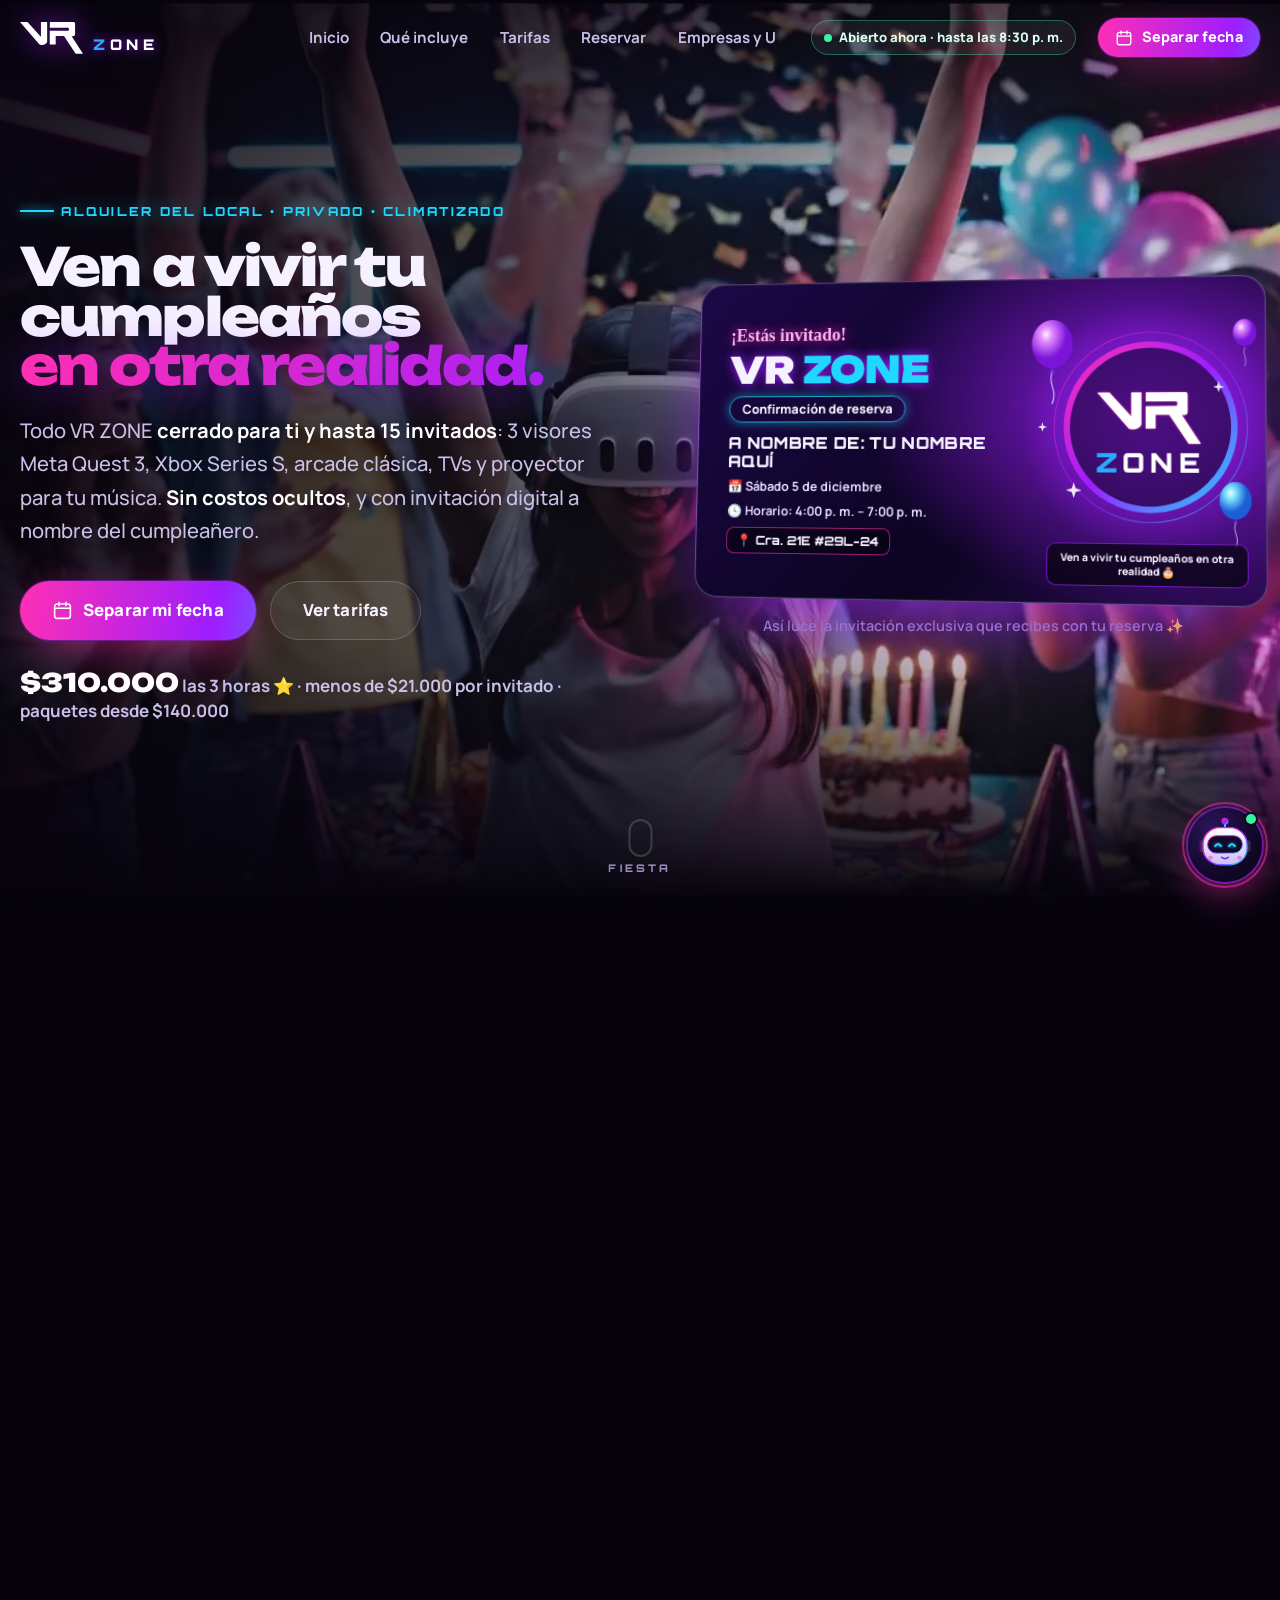
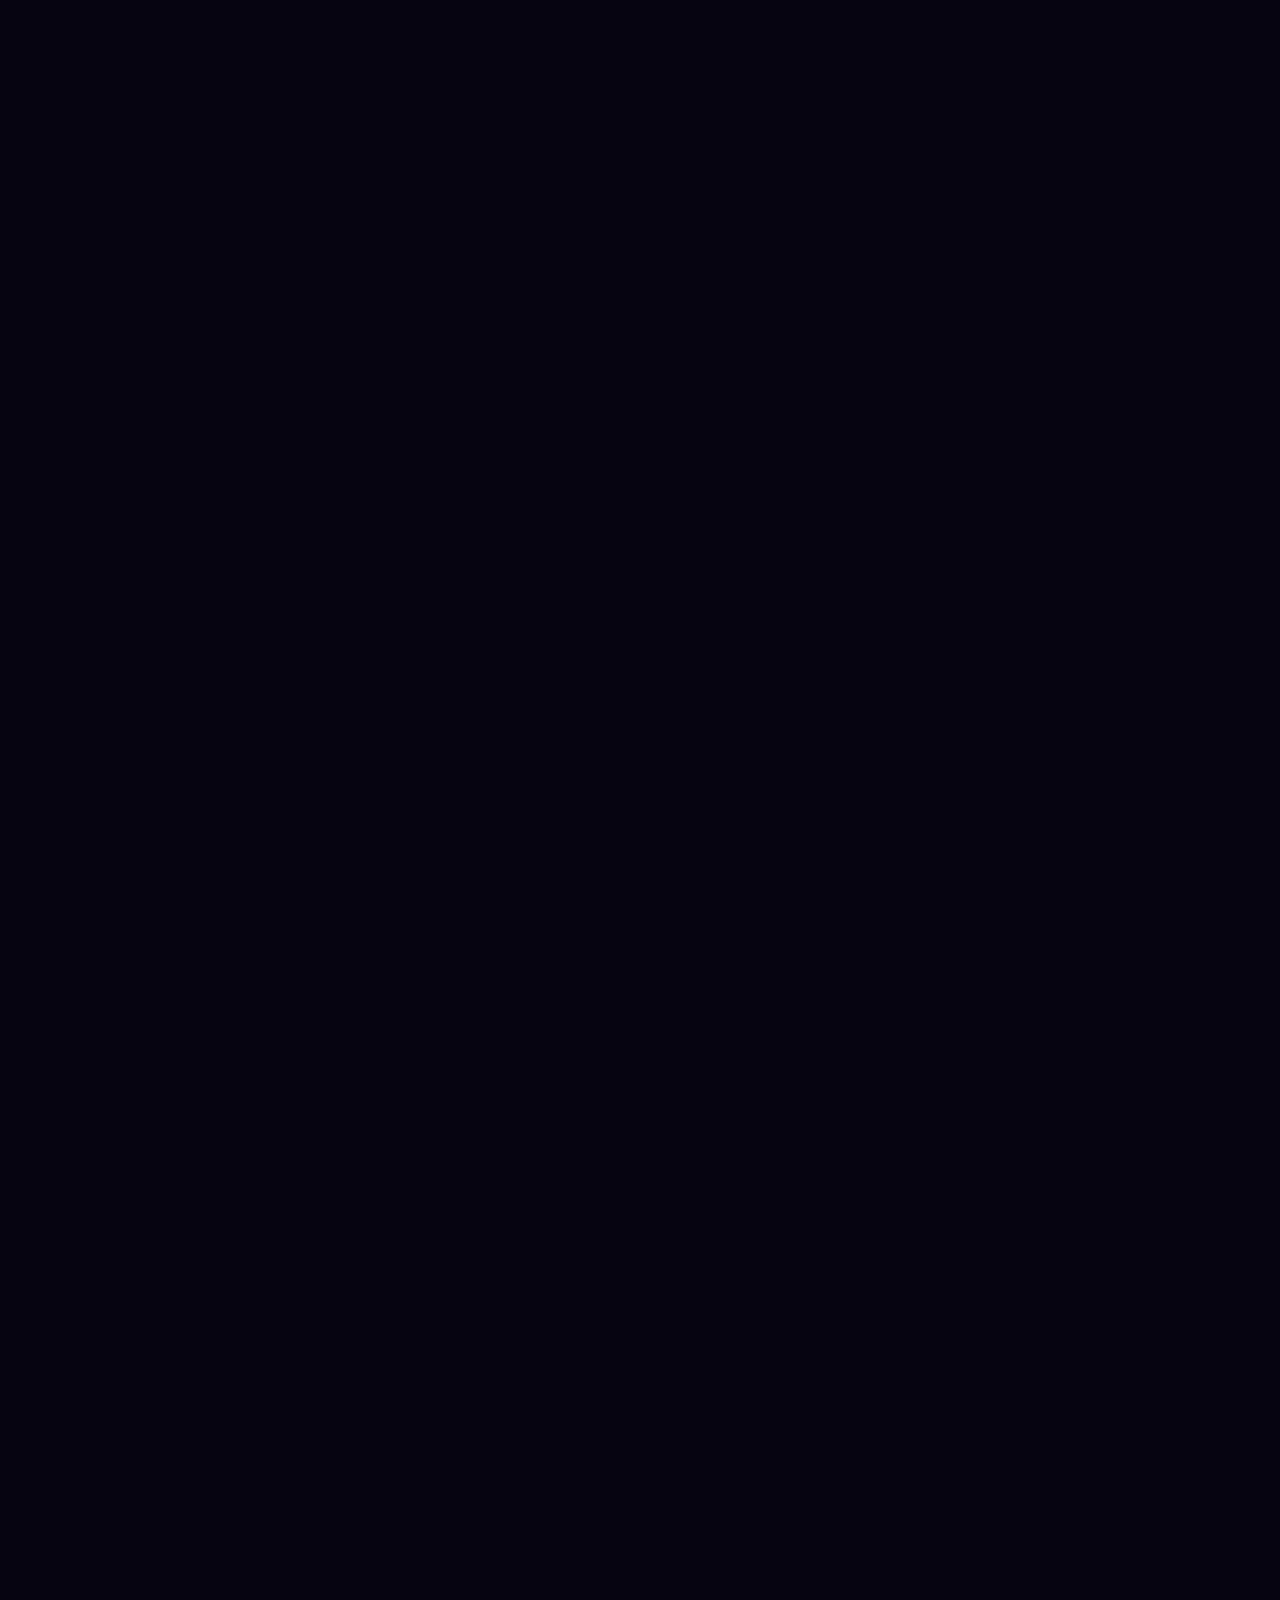
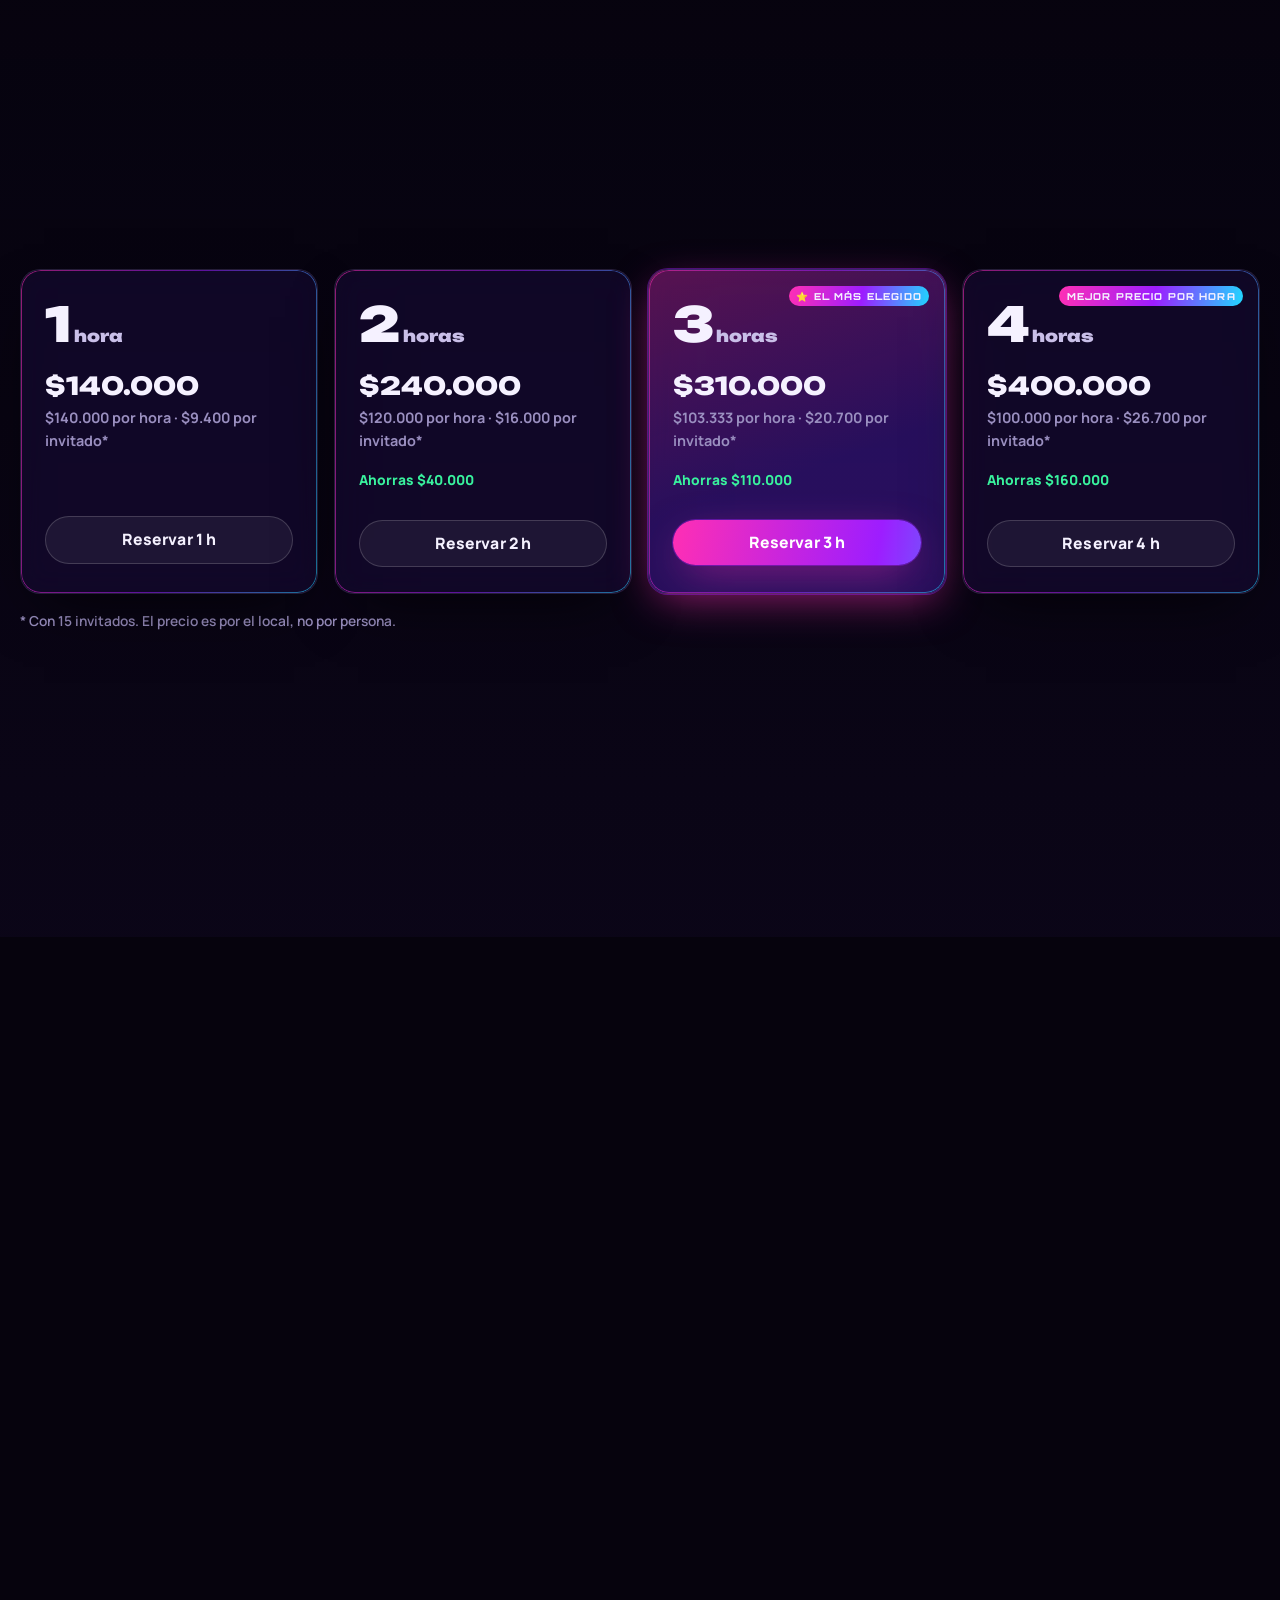
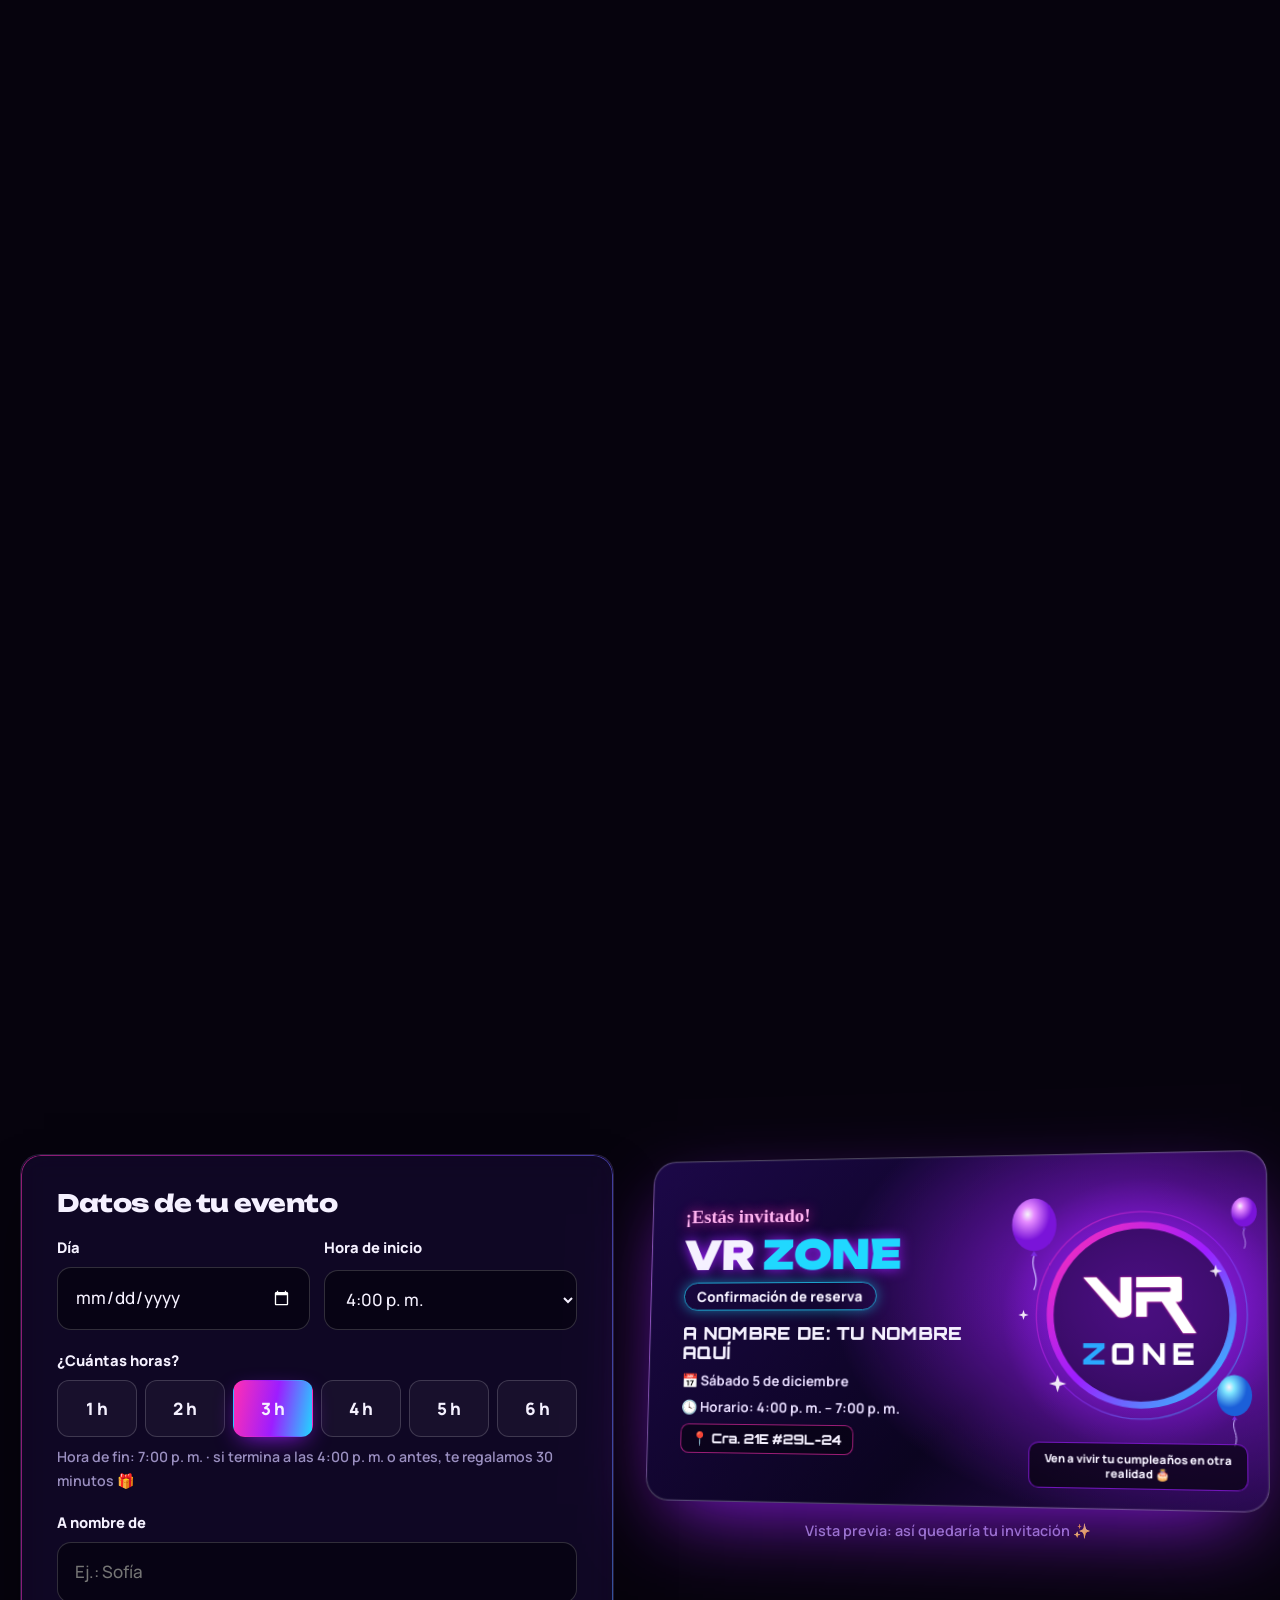
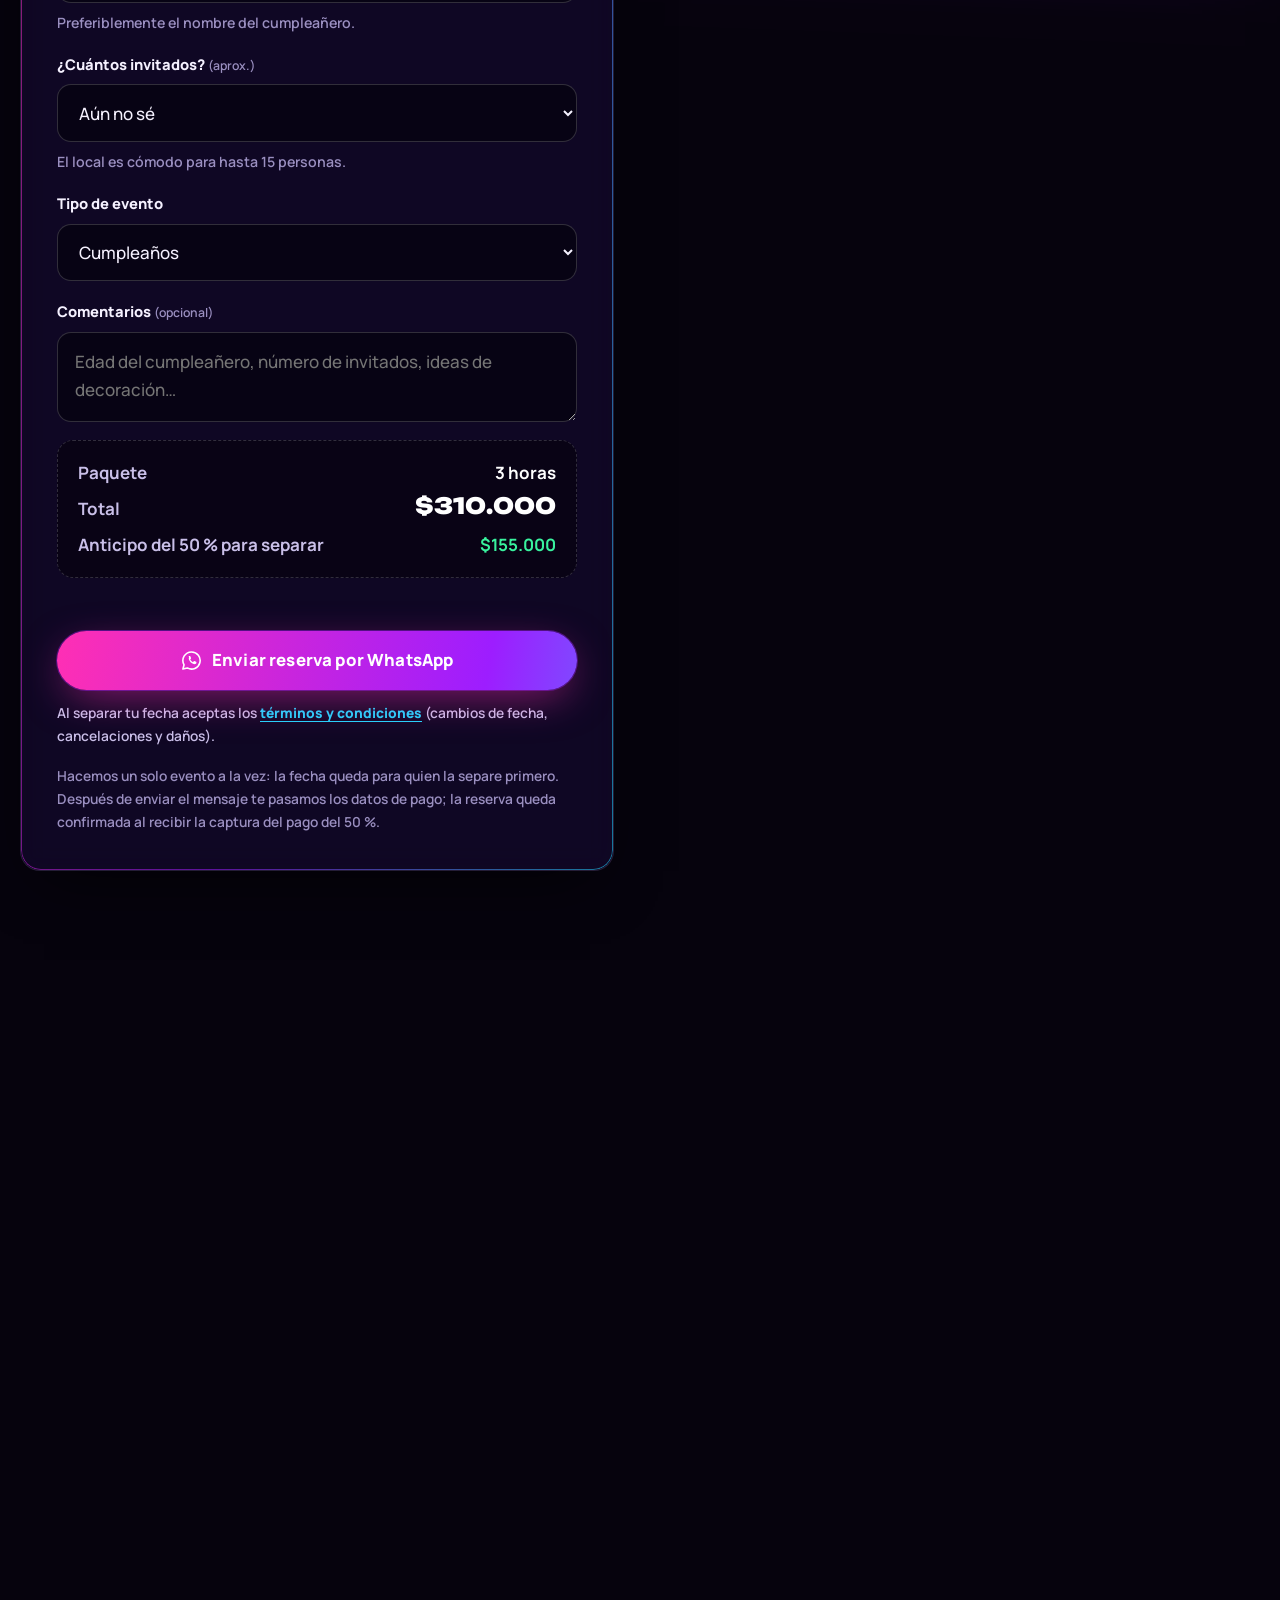
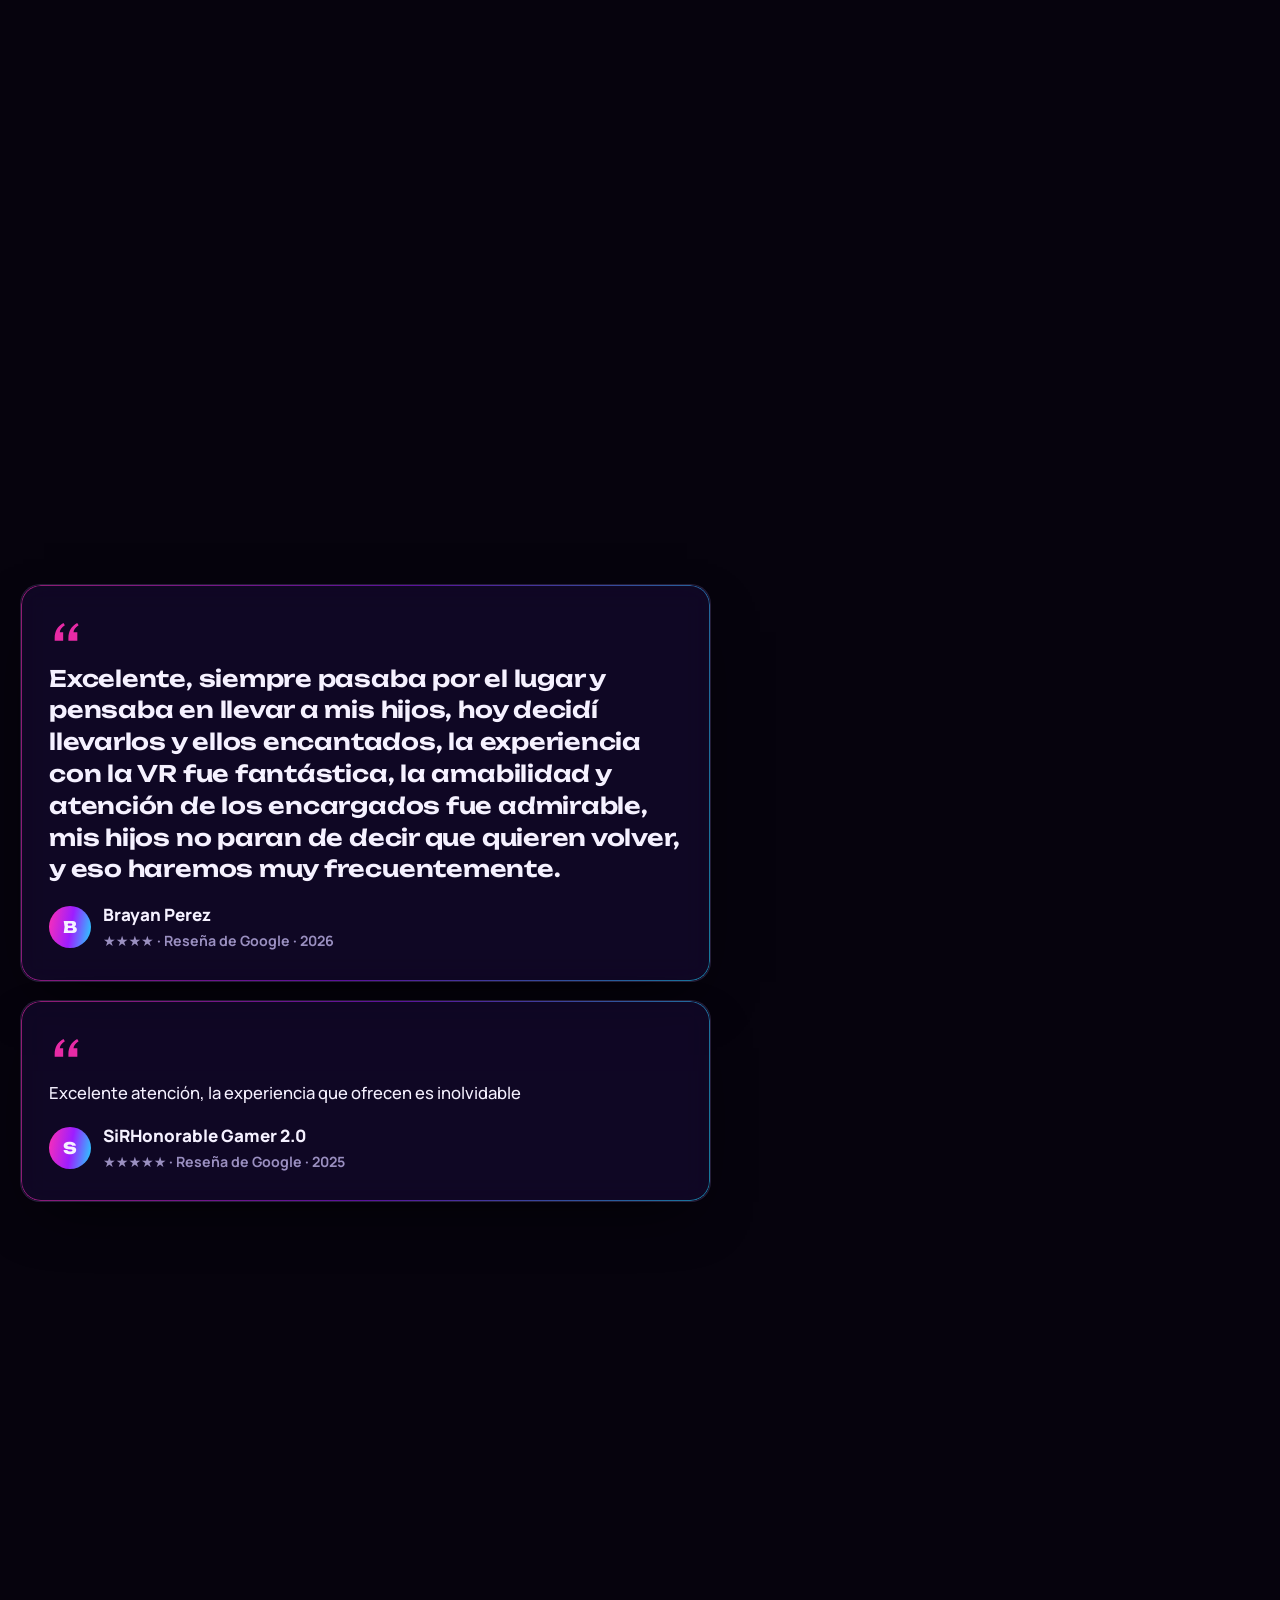
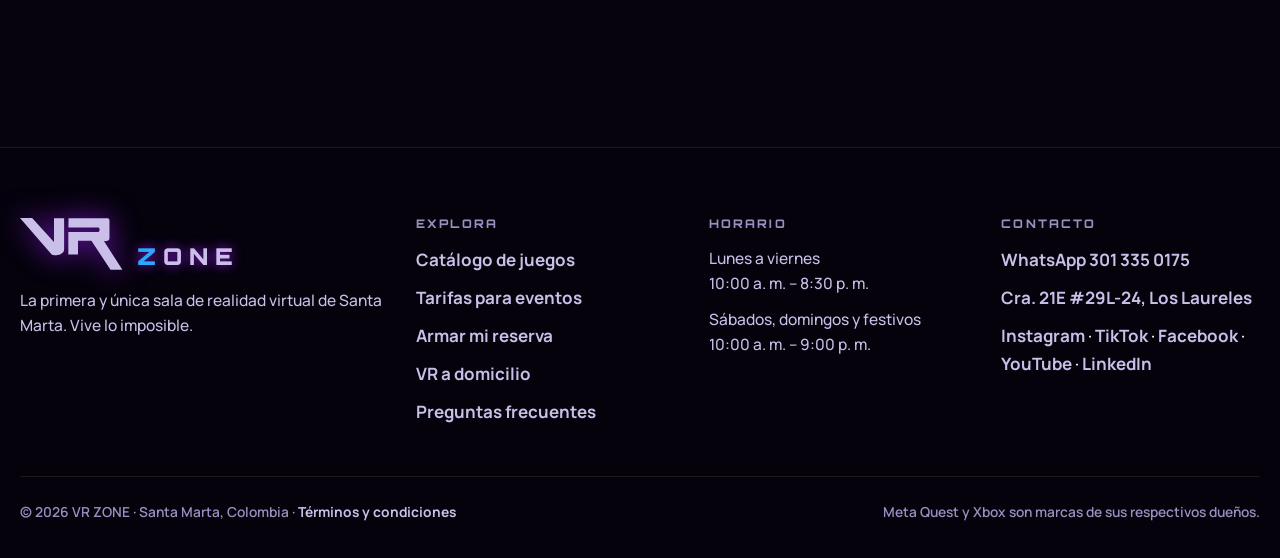
<file: eventos.html>
<!doctype html>
<html lang="es-CO">
<head>
  <meta charset="utf-8">
  <meta name="viewport" content="width=device-width, initial-scale=1, viewport-fit=cover">
  <meta http-equiv="Content-Security-Policy" content="default-src 'self'; script-src 'self'; style-src 'self'; img-src 'self' data:; font-src 'self'; frame-src https://www.youtube-nocookie.com https://www.google.com; connect-src 'self'; base-uri 'self'; form-action 'self'; object-src 'none'">
  <meta name="referrer" content="strict-origin-when-cross-origin">
  <title>Alquiler para cumpleaños y eventos · VR ZONE Santa Marta</title>
  <meta name="description" content="Alquila VR ZONE completo y privado para tu cumpleaños en Santa Marta: hasta 15 personas, 3 visores Meta Quest 3, Xbox, arcade, TVs y proyector. 3 horas por $310.000; desde $140.000.">
  <meta name="theme-color" content="#0a0418">
  <link rel="canonical" href="https://edwincalderondev-rgb.github.io/vrzone/eventos.html">
  <link rel="icon" href="assets/img/favicon.svg" type="image/svg+xml">
  <link rel="apple-touch-icon" href="assets/img/apple-touch-icon.png">
  <meta property="og:type" content="website">
  <meta property="og:locale" content="es_CO">
  <meta property="og:site_name" content="VR ZONE">
  <meta property="og:title" content="Ven a vivir tu cumpleaños en otra realidad · VR ZONE">
  <meta property="og:description" content="El local completo, privado y climatizado para ti y tus invitados: 3 visores Meta Quest 3, Xbox, arcade, TVs y proyector. Desde $140.000, todo incluido.">
  <meta property="og:url" content="https://edwincalderondev-rgb.github.io/vrzone/eventos.html">
  <meta property="og:image" content="https://edwincalderondev-rgb.github.io/vrzone/assets/img/og-eventos-v2.jpg">
  <meta property="og:image:width" content="1200">
  <meta property="og:image:height" content="630">
  <meta name="twitter:card" content="summary_large_image">
  <link rel="preload" href="assets/fonts/unbounded.woff2" as="font" type="font/woff2" crossorigin>
  <link rel="preload" href="assets/fonts/manrope.woff2" as="font" type="font/woff2" crossorigin>
  <link rel="stylesheet" href="assets/css/estilos.css">
  <link rel="stylesheet" href="assets/css/ronda3.css">
  <link rel="stylesheet" href="assets/css/zeta.css">
  <script src="assets/js/negocio.js" defer></script>
  <script src="assets/js/juegos.js" defer></script>
  <script src="assets/js/sitio.js" defer></script>
  <script src="assets/js/eventos.js" defer></script>
  <script src="assets/js/promo.js" defer></script>
  <script src="assets/js/zeta-kb.js" defer></script>
  <script src="assets/js/zeta-motor.js" defer></script>
  <script src="assets/js/zeta.js" defer></script>
</head>
<body class="sin-js" data-pagina="eventos">
  <svg class="sprite" aria-hidden="true" focusable="false">
    <symbol id="vr" viewBox="0 0 1200 596"><path d="M-0.2 0.0L139.0 -0.3L389.0 276.1L390.0 276.0L390.0 3.0L391.0 1.9L505.2 2.0L505.7 3.0L505.7 362.0L505.2 368.0L502.4 378.0L498.4 386.0L494.2 392.0L484.0 402.3L469.0 412.4L451.0 420.3L432.0 425.4L415.0 427.5L395.0 427.3L378.0 424.3L369.0 421.4L363.0 418.5ZM555.8 2.0L998.0 1.9L1009.0 3.8L1013.0 5.6L1017.5 9.0L1021.4 14.0L1023.3 18.0L1025.3 26.0L1025.6 31.0L1025.6 230.0L1024.4 239.0L1022.2 245.0L1017.4 252.0L1011.0 257.4L1003.0 261.3L991.0 264.3L982.0 265.1L961.9 265.0L1173.6 593.0L1172.0 593.5L1038.0 593.5L1037.3 593.0L822.4 266.0L819.0 261.2L818.0 260.8L665.6 261.0L664.9 262.0L665.1 418.0L664.0 418.6L555.0 418.6L554.0 418.0L554.0 162.0L554.9 161.0L898.0 160.9L903.0 158.3L907.4 153.0L910.4 146.0L912.0 136.0L911.3 126.0L908.0 117.0L903.0 110.8L897.0 107.9L556.0 107.9L555.3 107.0Z" fill="currentColor"/></symbol>
    <symbol id="i-wa" viewBox="0 0 24 24"><path d="M12 2.2a9.8 9.8 0 0 0-8.5 14.7L2.2 21.8l5-1.3A9.8 9.8 0 1 0 12 2.2z" fill="none" stroke="currentColor" stroke-width="1.8" stroke-linejoin="round"/><path d="M8.6 7.4c.3-.5.6-.5.9-.5h.7c.2 0 .4.1.5.4l.8 1.9c.1.3 0 .5-.2.7l-.6.7c-.1.2-.2.4 0 .6.6 1.1 1.5 2 2.6 2.6.2.1.4.1.6-.1l.7-.8c.2-.2.4-.3.7-.2l1.9.8c.3.1.4.3.4.5v.7c0 .4-.1.8-.6 1.1-.6.4-1.5.6-2.6.3-2.5-.7-4.7-2.9-5.4-5.4-.3-1.1-.1-2 .3-2.6z" fill="currentColor"/></symbol>
    <symbol id="i-ig" viewBox="0 0 24 24" fill="none" stroke="currentColor" stroke-width="1.8"><rect x="3" y="3" width="18" height="18" rx="5.5"/><circle cx="12" cy="12" r="4.2"/><circle cx="17.4" cy="6.6" r="1" fill="currentColor" stroke="none"/></symbol>
    <symbol id="i-tt" viewBox="0 0 24 24" fill="none" stroke="currentColor" stroke-width="1.9" stroke-linecap="round" stroke-linejoin="round"><path d="M14 3v11.5a3.8 3.8 0 1 1-3.8-3.8"/><path d="M14 3c.4 2.6 2.4 4.6 5 4.9"/></symbol>
    <symbol id="i-fb" viewBox="0 0 24 24"><path d="M14.2 8.2h2.6V4.6h-2.9c-2.6 0-4 1.6-4 4.2v2.2H7.5v3.5h2.4V21h3.6v-6.5h2.8l.5-3.5h-3.3V9.4c0-.8.3-1.2 1.2-1.2z" fill="currentColor"/></symbol>
    <symbol id="i-yt" viewBox="0 0 24 24"><rect x="2.5" y="5.5" width="19" height="13" rx="4" fill="none" stroke="currentColor" stroke-width="1.8"/><path d="M10.2 9.2v5.6l4.8-2.8z" fill="currentColor"/></symbol>
    <symbol id="i-pin" viewBox="0 0 24 24" fill="none" stroke="currentColor" stroke-width="1.8" stroke-linejoin="round"><path d="M12 21.5s-7-6.3-7-12a7 7 0 0 1 14 0c0 5.7-7 12-7 12z"/><circle cx="12" cy="9.5" r="2.6"/></symbol>
    <symbol id="i-reloj" viewBox="0 0 24 24" fill="none" stroke="currentColor" stroke-width="1.8" stroke-linecap="round"><circle cx="12" cy="12" r="9"/><path d="M12 7v5l3.2 2"/></symbol>
    <symbol id="i-tel" viewBox="0 0 24 24" fill="none" stroke="currentColor" stroke-width="1.8" stroke-linejoin="round"><path d="M5 3.5h3.5l1.7 4.3-2.1 1.4a11.5 11.5 0 0 0 6.7 6.7l1.4-2.1 4.3 1.7V19a2 2 0 0 1-2 2A17 17 0 0 1 3 5.5a2 2 0 0 1 2-2z"/></symbol>
    <symbol id="i-play" viewBox="0 0 24 24"><path d="M7 4.5v15l12.5-7.5z" fill="currentColor"/></symbol>
    <symbol id="i-x" viewBox="0 0 24 24" fill="none" stroke="currentColor" stroke-width="2.2" stroke-linecap="round"><path d="M6 6l12 12M18 6 6 18"/></symbol>
    <symbol id="i-buscar" viewBox="0 0 24 24" fill="none" stroke="currentColor" stroke-width="2" stroke-linecap="round"><circle cx="11" cy="11" r="7"/><path d="m20 20-3.6-3.6"/></symbol>
    <symbol id="i-visor" viewBox="0 0 24 24" fill="none" stroke="currentColor" stroke-width="1.8" stroke-linejoin="round"><path d="M3 9.2A3.2 3.2 0 0 1 6.2 6h11.6A3.2 3.2 0 0 1 21 9.2v4.9a3 3 0 0 1-3 3h-3.1a2 2 0 0 1-1.7-1l-.4-.7a2 2 0 0 0-3.5 0l-.4.7a2 2 0 0 1-1.7 1H6a3 3 0 0 1-3-3z"/></symbol>
    <symbol id="i-mando" viewBox="0 0 24 24" fill="none" stroke="currentColor" stroke-width="1.8" stroke-linecap="round" stroke-linejoin="round"><path d="M7 8h10a4 4 0 0 1 4 4.3l-.4 3.4a2.4 2.4 0 0 1-4.3 1.2L15 15H9l-1.3 1.9a2.4 2.4 0 0 1-4.3-1.2L3 12.3A4 4 0 0 1 7 8z"/><path d="M8 10.8v3M6.5 12.3h3"/><circle cx="15.6" cy="11.4" r=".6" fill="currentColor"/><circle cx="17.3" cy="13.1" r=".6" fill="currentColor"/></symbol>
    <symbol id="i-arcade" viewBox="0 0 24 24" fill="none" stroke="currentColor" stroke-width="1.8" stroke-linejoin="round"><path d="M7 2.5h10l1 4.5v14.5H6V7z"/><path d="M8.5 7h7v5.5h-7z"/><path d="M9.5 17.5v-2.5" stroke-linecap="round"/><circle cx="9.5" cy="14.6" r="1"/><circle cx="14" cy="16" r=".8" fill="currentColor"/><circle cx="16" cy="16" r=".8" fill="currentColor"/></symbol>
    <symbol id="i-wifi" viewBox="0 0 24 24" fill="none" stroke="currentColor" stroke-width="1.8" stroke-linecap="round"><path d="M2.5 8.8a14 14 0 0 1 19 0M5.5 12.2a9.6 9.6 0 0 1 13 0M8.7 15.5a5 5 0 0 1 6.6 0"/><circle cx="12" cy="19" r="1.1" fill="currentColor" stroke="none"/></symbol>
    <symbol id="i-tv" viewBox="0 0 24 24" fill="none" stroke="currentColor" stroke-width="1.8" stroke-linecap="round" stroke-linejoin="round"><rect x="2.5" y="4.5" width="19" height="12" rx="2"/><path d="M8 20.5h8M12 16.5v4"/></symbol>
    <symbol id="i-nevera" viewBox="0 0 24 24" fill="none" stroke="currentColor" stroke-width="1.8" stroke-linecap="round" stroke-linejoin="round"><rect x="6" y="2.5" width="12" height="19" rx="2"/><path d="M6 10h12M9 5.5v2M9 13v3"/></symbol>
    <symbol id="i-globo" viewBox="0 0 24 24" fill="none" stroke="currentColor" stroke-width="1.8" stroke-linecap="round" stroke-linejoin="round"><path d="M12 2.5a5.5 5.5 0 0 1 5.5 5.6c0 3.7-3.1 6.4-5.5 6.4s-5.5-2.7-5.5-6.4A5.5 5.5 0 0 1 12 2.5z"/><path d="m11 14.5-.6 1.6h3.2l-.6-1.6M12 16.1c0 2.2-2.4 2.6-2.4 5.4"/></symbol>
    <symbol id="i-ticket" viewBox="0 0 24 24" fill="none" stroke="currentColor" stroke-width="1.8" stroke-linejoin="round"><path d="M3 7.5A1.5 1.5 0 0 1 4.5 6h15A1.5 1.5 0 0 1 21 7.5v2.3a2.2 2.2 0 0 0 0 4.4v2.3a1.5 1.5 0 0 1-1.5 1.5h-15A1.5 1.5 0 0 1 3 16.5v-2.3a2.2 2.2 0 0 0 0-4.4z"/><path d="M14.5 6v12" stroke-dasharray="2 2"/></symbol>
    <symbol id="i-check" viewBox="0 0 24 24" fill="none" stroke="currentColor" stroke-width="2.2" stroke-linecap="round" stroke-linejoin="round"><path d="m5 12.5 4.5 4.5L19 7.5"/></symbol>
    <symbol id="i-fantasma" viewBox="0 0 24 24" fill="none" stroke="currentColor" stroke-width="1.8" stroke-linejoin="round"><path d="M5 21V10a7 7 0 0 1 14 0v11l-2.4-1.8L14.3 21 12 19.2 9.7 21l-2.3-1.8z"/><circle cx="9.5" cy="10.5" r="1.2" fill="currentColor"/><circle cx="14.5" cy="10.5" r="1.2" fill="currentColor"/></symbol>
    <symbol id="i-cohete" viewBox="0 0 24 24" fill="none" stroke="currentColor" stroke-width="1.8" stroke-linecap="round" stroke-linejoin="round"><path d="M12 2.5c3.2 2.2 5 6.2 5 10l-2 3H9l-2-3c0-3.8 1.8-7.8 5-10z"/><circle cx="12" cy="9.5" r="1.7"/><path d="m9 15.5-2.3 4.2 3.3-1.1M15 15.5l2.3 4.2-3.3-1.1M12 18v3.5"/></symbol>
    <symbol id="i-risa" viewBox="0 0 24 24" fill="none" stroke="currentColor" stroke-width="1.8" stroke-linecap="round"><circle cx="12" cy="12" r="9"/><path d="M7.5 13.5s1.6 3.2 4.5 3.2 4.5-3.2 4.5-3.2z" fill="currentColor"/><path d="M8 9.2 9.6 10 8 10.8M16 9.2l-1.6.8 1.6.8"/></symbol>
    <symbol id="i-trofeo" viewBox="0 0 24 24" fill="none" stroke="currentColor" stroke-width="1.8" stroke-linecap="round" stroke-linejoin="round"><path d="M8 3.5h8v5.5a4 4 0 0 1-8 0z"/><path d="M8 5.5H5a3.2 3.2 0 0 0 3.2 4.2M16 5.5h3a3.2 3.2 0 0 1-3.2 4.2M12 13v4M8.5 21h7M9.5 17h5v4h-5z"/></symbol>
    <symbol id="i-frio" viewBox="0 0 24 24" fill="none" stroke="currentColor" stroke-width="1.8" stroke-linecap="round"><path d="M12 2.5v19M3.8 7.2l16.4 9.6M3.8 16.8l16.4-9.6M9.5 4.5 12 7l2.5-2.5M9.5 19.5 12 17l2.5 2.5"/></symbol>
    <symbol id="i-estrella" viewBox="0 0 24 24"><path d="m12 2.8 2.8 5.9 6.4.8-4.7 4.4 1.2 6.4L12 17.2l-5.7 3.1 1.2-6.4-4.7-4.4 6.4-.8z" fill="currentColor"/></symbol>
    <symbol id="i-comillas" viewBox="0 0 24 24"><path d="M4 17.5c0-4.6 2.2-8.4 6.2-10.5l1 1.6C8.8 10 7.7 12 7.6 13.6H10v5.9H4zm9.7 0c0-4.6 2.2-8.4 6.2-10.5l1 1.6c-2.4 1.4-3.5 3.4-3.6 5H20v5.9h-6.3z" fill="currentColor"/></symbol>
    <symbol id="i-dados" viewBox="0 0 24 24" fill="none" stroke="currentColor" stroke-width="1.8" stroke-linejoin="round"><rect x="3" y="3" width="18" height="18" rx="4.5"/><circle cx="8.2" cy="8.2" r="1.2" fill="currentColor"/><circle cx="15.8" cy="15.8" r="1.2" fill="currentColor"/><circle cx="12" cy="12" r="1.2" fill="currentColor"/><circle cx="15.8" cy="8.2" r="1.2" fill="currentColor"/><circle cx="8.2" cy="15.8" r="1.2" fill="currentColor"/></symbol>
    <symbol id="i-flecha" viewBox="0 0 24 24" fill="none" stroke="currentColor" stroke-width="2" stroke-linecap="round" stroke-linejoin="round"><path d="M5 12h14M13 6l6 6-6 6"/></symbol>
    <symbol id="i-calendario" viewBox="0 0 24 24" fill="none" stroke="currentColor" stroke-width="1.8" stroke-linecap="round" stroke-linejoin="round"><rect x="3" y="4.5" width="18" height="16.5" rx="3"/><path d="M3 9.5h18M8 2.5v4M16 2.5v4"/></symbol>
    <symbol id="i-escudo" viewBox="0 0 24 24" fill="none" stroke="currentColor" stroke-width="1.8" stroke-linejoin="round"><path d="M12 2.5 4.5 5.5v6c0 4.6 3.2 8.5 7.5 10 4.3-1.5 7.5-5.4 7.5-10v-6z"/><path d="m8.5 12 2.5 2.5 4.5-5" stroke-linecap="round"/></symbol>
  </svg>

  <a class="saltar" href="#contenido">Saltar al contenido</a>

  <div class="aurora aurora--fiesta" aria-hidden="true"><i></i><i></i><i></i><span class="aurora-rejilla"></span></div>
  <div class="grano" aria-hidden="true"></div>

  <header class="cabecera" id="cabecera">
    <div class="contenedor">
      <a class="marca" href="./" aria-label="VR ZONE, inicio"><svg class="marca-vr" viewBox="0 0 1200 596" aria-hidden="true"><use href="#vr"/></svg><span class="marca-zone" aria-hidden="true"><b>Z</b>ONE</span></a>
      <nav class="nav" id="nav" aria-label="Principal">
        <a href="./">Inicio</a>
        <a href="#incluye">Qué incluye</a>
        <a href="#tarifas">Tarifas</a>
        <a href="#reservar">Reservar</a>
        <a href="a-domicilio.html">Empresas y U</a>
      </nav>
      <span class="estado" data-estado>Horario de hoy</span>
      <a class="btn btn-primario" href="#reservar"><svg aria-hidden="true"><use href="#i-calendario"/></svg>Separar fecha</a>
      <button class="menu-btn" type="button" aria-label="Abrir menú" aria-expanded="false" aria-controls="nav"><span></span></button>
    </div>
  </header>

  <main id="contenido">
    <!-- HERO -->
    <section class="hero hero-evento hero--video" aria-labelledby="titulo-hero">
      <div class="hero-media" aria-hidden="true">
        <video class="hero-video" muted loop playsinline autoplay preload="auto" poster="assets/video/hero-eventos.webp"><source src="assets/video/hero-eventos.mp4" type="video/mp4"></video>
      </div>
      <div class="contenedor">
        <div class="hero-texto">
          <a class="promo-pill" href="#reservar" data-promo="preventa" hidden><span aria-hidden="true">🎁</span> <b>Preventa:</b> reserva ya y llévate +30 min gratis <i data-promo-dias></i> <span aria-hidden="true">→</span></a>
          <span class="sobretitulo">Alquiler del local · Privado · Climatizado</span>
          <h1 class="titulo-hero" id="titulo-hero"><span class="linea">Ven a vivir tu cumpleaños</span> <span class="linea grad-texto">en otra realidad.</span></h1>
          <p class="hero-sub">Todo VR ZONE <strong>cerrado para ti y hasta 15 invitados</strong>: 3 visores Meta Quest 3, Xbox Series S, arcade clásica, TVs y proyector para tu música. <strong>Sin costos ocultos</strong>, y con invitación digital a nombre del cumpleañero.</p>
          <div class="hero-cta">
            <a class="btn btn-primario btn-grande" href="#reservar"><svg aria-hidden="true"><use href="#i-calendario"/></svg>Separar mi fecha</a>
            <a class="btn btn-grande" href="#tarifas">Ver tarifas</a>
          </div>
          <p class="precio-desde"><b>$310.000</b> las 3 horas ⭐ · menos de $21.000 por invitado · paquetes desde $140.000</p>
        </div>
        <div class="invitacion-zona">
          <div class="invitacion" data-invitacion></div>
          <p class="invitacion-nota">Así luce la invitación exclusiva que recibes con tu reserva ✨</p>
        </div>
      </div>
      <a class="flecha-abajo" href="#incluye" aria-label="Bajar a qué incluye"><span></span>Fiesta</a>
    </section>

    <!-- VIDEO DESTACADO -->
    <section class="seccion" id="mira" aria-labelledby="t-mira">
      <div class="contenedor video-destacado">
        <div class="video video--grande revelar" data-video="PLcEh8Q4CEc">
          <button type="button" aria-label="Reproducir video: así se vive un cumpleaños en VR ZONE"><img class="video-poster" src="assets/img/video-cumple-2.webp" alt="" width="540" height="960" loading="lazy"><span class="play"><svg aria-hidden="true"><use href="#i-play"/></svg></span><strong>Así se vive un cumpleaños en VR ZONE</strong><span>Dale play 🎂 · 23 segundos</span></button>
        </div>
        <div class="revelar">
          <span class="sobretitulo">Mira esto primero</span>
          <h2 id="t-mira">Un cumpleaños de verdad, en VR ZONE.</h2>
          <p>Neón, globos, torta y realidad virtual: así se ve una fiesta cuando la haces en otra realidad. Dale play y empieza a imaginar la tuya.</p>
          <ul class="lista-mini"><li>El local completo, solo para tu grupo: hasta 15 personas</li><li>9 jugando a la vez: 3 en realidad virtual, 4 en Xbox y 2 en arcade</li><li>Tu música en las TVs y el proyector</li></ul>
          <div class="hero-cta"><a class="btn btn-primario" href="#reservar"><svg aria-hidden="true"><use href="#i-calendario"/></svg>Quiero mi fecha</a><a class="btn" href="https://www.instagram.com/stories/highlights/18089576125534505/" target="_blank" rel="noopener">Más eventos en Instagram ↗</a></div>
        </div>
      </div>
    </section>

    <!-- QUÉ INCLUYE -->
    <section class="seccion" id="incluye" aria-labelledby="t-incluye">
      <div class="contenedor">
        <div class="cabeza revelar">
          <span class="sobretitulo">Todo esto es tuyo</span>
          <h2 id="t-incluye">El local entero. Tu música. Tus reglas.</h2>
          <p>Durante tu reserva el espacio queda totalmente privado para ti y tus invitados, en un lugar cómodo y climatizado.</p>
        </div>
        <ul class="incluye">
          <li class="vidrio borde-neon revelar"><span class="icono"><svg aria-hidden="true"><use href="#i-visor"/></svg></span><strong>3 visores Meta Quest 3</strong><span>Realidad virtual de última generación con 50 juegos para escoger.</span></li>
          <li class="vidrio borde-neon revelar"><span class="icono"><svg aria-hidden="true"><use href="#i-arcade"/></svg></span><strong>Máquina arcade clásica</strong><span>Para los que crecieron con monedas en el bolsillo.</span></li>
          <li class="vidrio borde-neon revelar"><span class="icono"><svg aria-hidden="true"><use href="#i-mando"/></svg></span><strong>Xbox Series S</strong><span>Con los mejores juegos, para la revancha.</span></li>
          <li class="vidrio borde-neon revelar"><span class="icono"><svg aria-hidden="true"><use href="#i-wifi"/></svg></span><strong>Zona WiFi exclusiva</strong><span>Para que suban las historias en vivo.</span></li>
          <li class="vidrio borde-neon revelar"><span class="icono"><svg aria-hidden="true"><use href="#i-tv"/></svg></span><strong>TVs y proyector</strong><span>Música, videos o proyecciones: tú pones el ambiente.</span></li>
          <li class="vidrio borde-neon revelar"><span class="icono"><svg aria-hidden="true"><use href="#i-globo"/></svg></span><strong>Personalízalo a tu estilo</strong><span>Decoración, playlist y todo lo que haga tu evento único.</span></li>
          <li class="vidrio borde-neon revelar"><span class="icono"><svg aria-hidden="true"><use href="#i-nevera"/></svg></span><strong>Acceso a la nevera</strong><span>Para la torta y las bebidas. Que nada se derrita.</span></li>
          <li class="vidrio borde-neon revelar"><span class="icono"><svg aria-hidden="true"><use href="#i-ticket"/></svg></span><strong>Invitación exclusiva</strong><span>Una tarjeta digital para entregar a tus invitados.</span></li>
        </ul>
        <div class="sin-costos vidrio revelar"><svg aria-hidden="true"><use href="#i-escudo"/></svg><p><strong>Todo incluido dentro del tiempo de reserva, sin costos adicionales.</strong> Lo que ves es lo que pagas.</p></div>
      </div>
    </section>

    <!-- TARIFAS -->
    <section class="seccion oscura" id="tarifas" aria-labelledby="t-tarifas">
      <div class="contenedor">
        <div class="cabeza revelar">
          <span class="sobretitulo">Tarifas especiales</span>
          <h2 id="t-tarifas">Más horas, mejor precio por hora.</h2>
          <p>El precio es por el local completo, no por persona: hasta 15 invitados por la misma tarifa. Escoge cuánto quieres que dure la fiesta.</p>
        </div>
        <div class="tarifas" id="lista-tarifas"></div>
        <p class="cumple-promo revelar" data-promo="preventa" hidden><span aria-hidden="true">🎁</span> <span><b>Preventa de cumpleaños:</b> si separas tu fecha antes del 30 de noviembre, te regalamos <b>30 minutos más</b> de fiesta. <i data-promo-dias></i></span></p>
        <p class="cumple-promo revelar" data-promo="temprano" hidden><span aria-hidden="true">🎁</span> <span><b>Regalo antes de las 4:</b> si tu fiesta termina a las 4:00 p. m. o antes, te regalamos <b>30 minutos más</b>. <i data-promo-dias></i></span></p>
        <div class="adicional vidrio revelar"><span>¿Se puso buena la fiesta? <strong>Hora adicional: $100.000</strong></span><a class="btn btn-chico" href="#reservar">Armar mi reserva →</a></div>
      </div>
    </section>

    <!-- CÓMO RESERVAR -->
    <section class="seccion" id="como" aria-labelledby="t-como">
      <div class="contenedor">
        <div class="cabeza revelar">
          <span class="sobretitulo">Paso a paso</span>
          <h2 id="t-como">Reservar toma dos minutos.</h2>
          <p>Así separas tu fecha. Si prefieres, el formulario de abajo arma el mensaje por ti.</p>
        </div>
        <ol class="pasos-reserva">
          <li class="vidrio borde-neon revelar"><span class="num">1</span><div><h3>Escoge tu fecha y tu paquete</h3><p>Decide el día y cuántas horas quieres: de 1 a 4 horas, o más con horas adicionales.</p></div></li>
          <li class="vidrio borde-neon revelar"><span class="num">2</span><div><h3>Envíanos tus datos por WhatsApp</h3><p>Para separar la reserva necesitamos que nos confirmes:</p>
            <ul class="datos-reserva"><li>El día</li><li>Hora de inicio</li><li>Hora de fin</li><li>A nombre de quién (preferiblemente el nombre del cumpleañero)</li></ul></div></li>
          <li class="vidrio borde-neon revelar"><span class="num">3</span><div><h3>Paga el 50 % y envía la captura</h3><p>Te pasamos los datos de pago. Con la captura del pago del 50 % del costo de la reserva, tu fecha queda separada.</p></div></li>
          <li class="vidrio borde-neon revelar"><span class="num">4</span><div><h3>Recibe tu invitación exclusiva</h3><p>Te llega la tarjeta de invitación con tu nombre, fecha y horario para compartir con tus invitados.</p></div></li>
          <li class="vidrio borde-neon revelar"><span class="num">5</span><div><h3>Llega, decora y despega 🚀</h3><p>El local es todo tuyo durante tu reserva. Pon tu playlist, saca la torta de la nevera y que empiece la otra realidad.</p></div></li>
        </ol>
      </div>
    </section>

    <!-- FORMULARIO -->
    <section class="seccion" id="reservar" aria-labelledby="t-reservar">
      <div class="contenedor">
        <div class="cabeza revelar">
          <span class="sobretitulo">Arma tu reserva</span>
          <h2 id="t-reservar">Llena esto y te lo enviamos listo a WhatsApp.</h2>
          <p>No se guarda nada en esta página: el mensaje se abre en tu WhatsApp para que lo envíes tú.</p>
        </div>
        <div class="reserva">
          <form class="form vidrio borde-neon" id="form-reserva" novalidate>
            <h3>Datos de tu evento</h3>
            <div class="dos">
              <div class="campo"><label for="r-dia">Día</label><input id="r-dia" name="dia" type="date" required></div>
              <div class="campo"><label for="r-inicio">Hora de inicio</label><select id="r-inicio" name="inicio" required></select></div>
            </div>
            <div class="campo">
              <span class="lbl" id="lbl-horas">¿Cuántas horas?</span>
              <div class="horas-sel" role="group" aria-labelledby="lbl-horas">
                <button type="button" data-h="1" aria-pressed="false">1 h</button><button type="button" data-h="2" aria-pressed="false">2 h</button><button type="button" data-h="3" aria-pressed="true">3 h</button><button type="button" data-h="4" aria-pressed="false">4 h</button><button type="button" data-h="5" aria-pressed="false">5 h</button><button type="button" data-h="6" aria-pressed="false">6 h</button>
              </div>
              <small id="r-fin-txt">Hora de fin: —</small>
            </div>
            <div class="campo"><label for="r-nombre">A nombre de</label><input id="r-nombre" name="nombre" type="text" maxlength="40" autocomplete="off" placeholder="Ej.: Sofía" required><small>Preferiblemente el nombre del cumpleañero.</small></div>
            <div class="campo"><label for="r-invitados">¿Cuántos invitados? <small>(aprox.)</small></label><select id="r-invitados" name="invitados"><option value="">Aún no sé</option><option>Hasta 8</option><option>De 9 a 12</option><option>De 13 a 15</option><option>Más de 15</option></select><small id="r-invitados-txt">El local es cómodo para hasta 15 personas.</small></div>
            <div class="campo"><label for="r-tipo">Tipo de evento</label>
              <select id="r-tipo" name="tipo"><option>Cumpleaños</option><option>Reunión con amigos</option><option>Evento académico</option><option>Evento empresarial</option><option>Otro</option></select></div>
            <div class="campo"><label for="r-notas">Comentarios <small>(opcional)</small></label><textarea id="r-notas" name="notas" maxlength="300" placeholder="Edad del cumpleañero, número de invitados, ideas de decoración…"></textarea></div>
            <div class="resumen" aria-live="polite">
              <div><span>Paquete</span><b id="r-paquete">3 horas</b></div>
              <div class="total"><span>Total</span><b id="r-total">$310.000</b></div>
              <div class="anticipo"><span>Anticipo del 50 % para separar</span><b id="r-anticipo">$155.000</b></div>
              <div class="bono" id="r-bono" hidden><span>🎁 Preventa</span><b>+30 minutos gratis</b></div>
            </div>
            <p class="error-form" id="r-error" role="alert"></p>
            <button class="btn btn-primario btn-grande" type="submit"><svg aria-hidden="true"><use href="#i-wa"/></svg>Enviar reserva por WhatsApp</button>
            <p class="aviso aviso-terminos">Al separar tu fecha aceptas los <a href="terminos.html">términos y condiciones</a> (cambios de fecha, cancelaciones y daños).</p>
            <p class="aviso">Hacemos un solo evento a la vez: la fecha queda para quien la separe primero. Después de enviar el mensaje te pasamos los datos de pago; la reserva queda confirmada al recibir la captura del pago del 50 %.</p>
          </form>
          <div class="invitacion-zona">
            <div class="invitacion" data-invitacion></div>
            <p class="invitacion-nota">Vista previa: así quedaría tu invitación ✨</p>
          </div>
        </div>
      </div>
    </section>

    <!-- BANDA DE EMOCIÓN -->
    <section class="banda" aria-label="Así se vive una fiesta en VR ZONE">
      <figure class="banda-foto revelar">
        <img src="assets/img/fiesta-vr.webp" srcset="assets/img/fiesta-vr-768.webp 768w, assets/img/fiesta-vr.webp 1536w" sizes="(max-width: 640px) 172vw, min(1400px, 100vw)" alt="Fiesta de cumpleaños en una sala de realidad virtual con globos y luces neón: la cumpleañera juega con un visor mientras sus amigos la animan" width="1536" height="1024" loading="lazy" decoding="async">
        <figcaption><span class="sobretitulo">Tu fiesta, otra realidad</span><strong>El cumpleaños del que<br><span class="grad-texto">van a hablar todo el año.</span></strong></figcaption>
      </figure>
    </section>

    <!-- USOS -->
    <section class="seccion" id="ideas" aria-labelledby="t-ideas">
      <div class="contenedor">
        <div class="cabeza revelar">
          <span class="sobretitulo">Ideas</span>
          <h2 id="t-ideas">No es solo para cumpleaños.</h2>
        </div>
        <div class="usos">
          <article class="uso vidrio borde-neon revelar"><img class="uso-img" src="assets/img/fiesta-vr-768.webp" alt="" width="768" height="512" loading="lazy" decoding="async"><span class="emoji-grande" aria-hidden="true">🎂</span><h3>Cumpleaños</h3><p>Niños, adolescentes o adultos: el cumpleaños del que van a hablar todo el año.</p></article>
          <article class="uso vidrio borde-neon revelar"><img class="uso-img" src="assets/img/amigos-vr-768.webp" alt="" width="768" height="512" loading="lazy" decoding="async"><span class="emoji-grande" aria-hidden="true">🍕</span><h3>Reuniones con amigos</h3><p>El parche de siempre, en un lugar que no es el de siempre.</p></article>
          <article class="uso vidrio borde-neon revelar"><img class="uso-img" src="assets/img/video-experiencia.webp" alt="" width="540" height="960" loading="lazy" decoding="async"><span class="emoji-grande" aria-hidden="true">🎓</span><h3>Eventos académicos</h3><p>Anatomía, astronomía o idiomas en realidad virtual: la clase que nadie olvida.</p></article>
          <article class="uso vidrio borde-neon revelar"><img class="uso-img" src="assets/img/va-empresa-768.webp" alt="" width="768" height="512" loading="lazy" decoding="async"><span class="emoji-grande" aria-hidden="true">💼</span><h3>Eventos empresariales</h3><p>Integraciones y team building con retos en equipo que sí rompen el hielo.</p></article>
        </div>
      </div>
    </section>

    <!-- RESEÑAS Y VIDEO -->
    <section class="seccion" id="resenas" aria-labelledby="t-resenas">
      <div class="contenedor">
        <div class="resenas-top revelar">
          <div class="cabeza">
            <span class="sobretitulo">Reseñas reales</span>
            <h2 id="t-resenas">“Mis hijos no paran de decir que quieren volver”.</h2>
          </div>
          <div class="nota-google"><span class="num">4,6</span><div><span class="estrellas" aria-hidden="true">★★★★½</span><small><span data-google-opiniones>12</span> opiniones en Google</small></div></div>
        </div>
        <div class="videos videos--2">
          <div class="resenas-col" id="lista-resenas" data-cuantas="2"></div>
          <div class="redes-card vidrio borde-neon revelar">
            <div>
              <h3>Mira cómo se viven los eventos</h3>
              <p>En nuestras historias destacadas de Instagram hay cumpleaños, reuniones y reacciones reales.</p>
            </div>
            <div class="redes">
              <a class="red" href="https://www.instagram.com/stories/highlights/18089576125534505/" target="_blank" rel="noopener"><svg aria-hidden="true"><use href="#i-ig"/></svg><span>Historias de eventos<small>@vrzoneplay</small></span><span class="ir">↗</span></a>
              <a class="red" href="https://www.tiktok.com/@vrzoneplay" target="_blank" rel="noopener"><svg aria-hidden="true"><use href="#i-tt"/></svg><span>TikTok<small>@vrzoneplay</small></span><span class="ir">↗</span></a>
            </div>
          </div>
        </div>
      </div>
    </section>

    <!-- VR ZONE VA A TI -->
    <section class="seccion" id="va-a-ti" aria-labelledby="t-va">
      <div class="contenedor va-a-ti">
        <figure class="va-foto revelar"><img src="assets/img/va-empresa.webp" alt="Empleados en una pausa activa con visores de realidad virtual mientras sus compañeros ríen y aplauden" width="1536" height="1024" loading="lazy" decoding="async"><figcaption>Pausa activa en empresa</figcaption></figure>
        <div class="revelar">
          <span class="sobretitulo">VR ZONE va a ti</span>
          <h2 id="t-va">¿No pueden venir? Llevamos la realidad virtual a donde estén.</h2>
          <p>Con agendamiento previo, llegamos con los visores y nuestro equipo a tu evento:</p>
          <ul class="va-lista">
            <li><span aria-hidden="true">🎂</span><div><b>Cumpleaños en tu casa o salón</b><small>La fiesta con realidad virtual, sin moverte.</small></div></li>
            <li><span aria-hidden="true">🏫</span><div><b>Colegios</b><small>Experiencias educativas y jornadas de integración.</small></div></li>
            <li><span aria-hidden="true">🎓</span><div><b>Universidades</b><small>Semanas culturales, bienestar universitario y ferias.</small></div></li>
            <li><span aria-hidden="true">🏪</span><div><b>Ferias y activaciones de marca</b><small>La experiencia que detiene a la gente frente a tu stand.</small></div></li>
            <li><span aria-hidden="true">💼</span><div><b>Empresas</b><small>Pausas activas y lúdicas que recargan al equipo.</small></div></li>
          </ul>
          <div class="hero-cta">
            <a class="btn btn-primario" href="a-domicilio.html"><span aria-hidden="true">🚀</span> Ver tarifas y cotizar</a>
            <a class="btn" data-wa="Hola VR ZONE 👋 Quiero cotizar realidad virtual para un evento fuera del local (colegio, universidad, empresa, feria o cumpleaños)." href="https://wa.me/573013350175"><svg aria-hidden="true"><use href="#i-wa"/></svg>Preguntar</a>
          </div>
          <p class="aviso">Desde $140.000 (1 visor, 1 hora). Se agenda con anticipación.</p>
        </div>
      </div>
    </section>

    <!-- PREGUNTAS -->
    <section class="seccion" id="preguntas" aria-labelledby="t-preguntas">
      <div class="contenedor">
        <div class="cabeza centro revelar">
          <span class="sobretitulo">Preguntas frecuentes</span>
          <h2 id="t-preguntas">Todo lo que necesitas saber antes de separar.</h2>
        </div>
        <div class="faq revelar">
          <details><summary>¿Hay costos adicionales?</summary><div class="resp"><p>No. Todo lo del paquete está incluido dentro del tiempo de reserva, sin costos adicionales. Solo pagas horas adicionales si decides extender la fiesta ($100.000 cada una).</p></div></details>
          <details><summary>¿El local queda privado?</summary><div class="resp"><p>Sí: durante tu reserva el espacio queda totalmente privado para ti y tus invitados especiales.</p></div></details>
          <details><summary>¿Puedo llevar torta, bebidas y decoración?</summary><div class="resp"><p>Claro. Tienes acceso a la nevera para la torta y las bebidas, y puedes personalizar el lugar a tu estilo: decoración, playlist y lo que se te ocurra.</p></div></details>
          <details><summary>¿Cómo separo la fecha?</summary><div class="resp"><p>Envíanos por WhatsApp el día, la hora de inicio, la hora de fin y a nombre de quién va la reserva (preferiblemente el cumpleañero), junto con la captura del pago del 50 % del costo. <a href="#reservar">El formulario</a> arma el mensaje por ti.</p></div></details>
          <details><summary>¿Cómo pago el anticipo?</summary><div class="resp"><p>Por Nequi: cuando nos escribas te enviamos los datos de pago. Con la captura del 50 % queda separada tu fecha y el resto se paga el día de tu reserva. <a href="terminos.html#reserva">Ver términos y condiciones</a>.</p></div></details>
          <details><summary>¿Y si tengo que cambiar la fecha o cancelar?</summary><div class="resp"><p>Puedes cambiar la fecha gratis una vez, si nos avisas con 48 horas o más (según disponibilidad). Si cancelas con 7 días o más te devolvemos el 80 % del anticipo; entre 6 días y 48 horas, el 50 %; con menos de 48 horas no hay devolución. Y por el derecho de retracto, si reservaste por WhatsApp o internet, tienes 5 días hábiles para arrepentirte y te devolvemos el 100 %. <a href="terminos.html#cancelacion">Lee los términos completos</a>.</p></div></details>
          <details><summary>¿Cuántas personas pueden venir?</summary><div class="resp"><p>El local es cómodo para <b>hasta 15 personas</b>. Juegan 9 a la vez (3 en realidad virtual, 4 en Xbox y 2 en arcade) y los demás tienen sillas para animar mientras les llega el turno. Si tu grupo es más grande, cuéntanos por WhatsApp y lo revisamos.</p></div></details>
          <details><summary>¿Qué juegos pueden jugar mis invitados?</summary><div class="resp"><p>Los 50 del catálogo, de principiante a avanzado: terror, acción, deportes, carreras, multijugador y más. <a href="./#juegos">Míralos aquí</a>.</p></div></details>
        </div>
      </div>
    </section>

    <!-- CTA FINAL -->
    <section class="seccion" aria-labelledby="t-final">
      <div class="contenedor">
        <div class="cta-final revelar">
          <span class="sobretitulo">Tu fecha te espera</span>
          <h2 id="t-final">Que tu cumpleaños sea el que todos recuerden.</h2>
          <p>Separa con el 50 % y recibe tu invitación exclusiva. Lo demás corre por nuestra cuenta.</p>
          <div class="hero-cta">
            <a class="btn btn-primario btn-grande" href="#reservar"><svg aria-hidden="true"><use href="#i-calendario"/></svg>Armar mi reserva</a>
            <a class="btn btn-grande" data-wa="¡Hola VR ZONE! 🎉 Quiero información para alquilar el local para un evento." href="https://wa.me/573013350175"><svg aria-hidden="true"><use href="#i-wa"/></svg>Preguntar por WhatsApp</a>
          </div>
        </div>
      </div>
    </section>
  </main>

  <footer class="pie">
    <div class="contenedor">
      <div class="pie-grid">
        <div>
          <a class="marca marca--grande" href="./" aria-label="VR ZONE, inicio"><svg class="marca-vr" viewBox="0 0 1200 596" aria-hidden="true"><use href="#vr"/></svg><span class="marca-zone" aria-hidden="true"><b>Z</b>ONE</span></a>
          <p>La primera y única sala de realidad virtual de Santa Marta. Vive lo imposible.</p>
        </div>
        <div>
          <h4>Explora</h4>
          <ul><li><a href="./#juegos">Catálogo de juegos</a></li><li><a href="#tarifas">Tarifas para eventos</a></li><li><a href="#reservar">Armar mi reserva</a></li><li><a href="a-domicilio.html">VR a domicilio</a></li><li><a href="#preguntas">Preguntas frecuentes</a></li></ul>
        </div>
        <div>
          <h4>Horario</h4>
          <ul><li><p>Lunes a viernes<br>10:00 a. m. – 8:30 p. m.</p></li><li><p>Sábados, domingos y festivos<br>10:00 a. m. – 9:00 p. m.</p></li></ul>
        </div>
        <div>
          <h4>Contacto</h4>
          <ul>
            <li><a data-wa="¡Hola VR ZONE! 👋" href="https://wa.me/573013350175">WhatsApp 301 335 0175</a></li>
            <li><a href="https://maps.app.goo.gl/PvHfKisYn3ueZZKz9" target="_blank" rel="noopener">Cra. 21E #29L-24, Los Laureles</a></li>
            <li><a href="https://www.instagram.com/vrzoneplay" target="_blank" rel="noopener">Instagram</a> · <a href="https://www.tiktok.com/@vrzoneplay" target="_blank" rel="noopener">TikTok</a> · <a href="https://www.facebook.com/VRZoneSM" target="_blank" rel="noopener">Facebook</a> · <a href="https://www.youtube.com/@vrzonesm" target="_blank" rel="noopener">YouTube</a> · <a href="https://www.linkedin.com/company/vrzoneplay" target="_blank" rel="noopener">LinkedIn</a></li>
          </ul>
        </div>
      </div>
      <div class="pie-legal"><span>© <span data-anio>2026</span> VR ZONE · Santa Marta, Colombia · <a href="terminos.html">Términos y condiciones</a></span><span>Meta Quest y Xbox son marcas de sus respectivos dueños.</span></div>
    </div>
  </footer>

  <div class="barra-movil" data-barra><a class="bm-fiesta" href="#reservar"><span aria-hidden="true">📅</span><span><b>Separar mi fecha</b><small>3 h · $310.000</small></span></a><a class="bm-wa" data-wa="¡Hola VR ZONE! 🎉 Quiero información para celebrar un cumpleaños en el local." href="https://wa.me/573013350175"><svg aria-hidden="true"><use href="#i-wa"/></svg><span><b>Preguntar</b><small>por WhatsApp</small></span></a></div>

  <a class="fab-wa" data-wa="¡Hola VR ZONE! 🎉 Quiero información para alquilar el local." href="https://wa.me/573013350175" aria-label="Escribir por WhatsApp"><svg aria-hidden="true"><use href="#i-wa"/></svg></a>
</body>
</html>
</file>
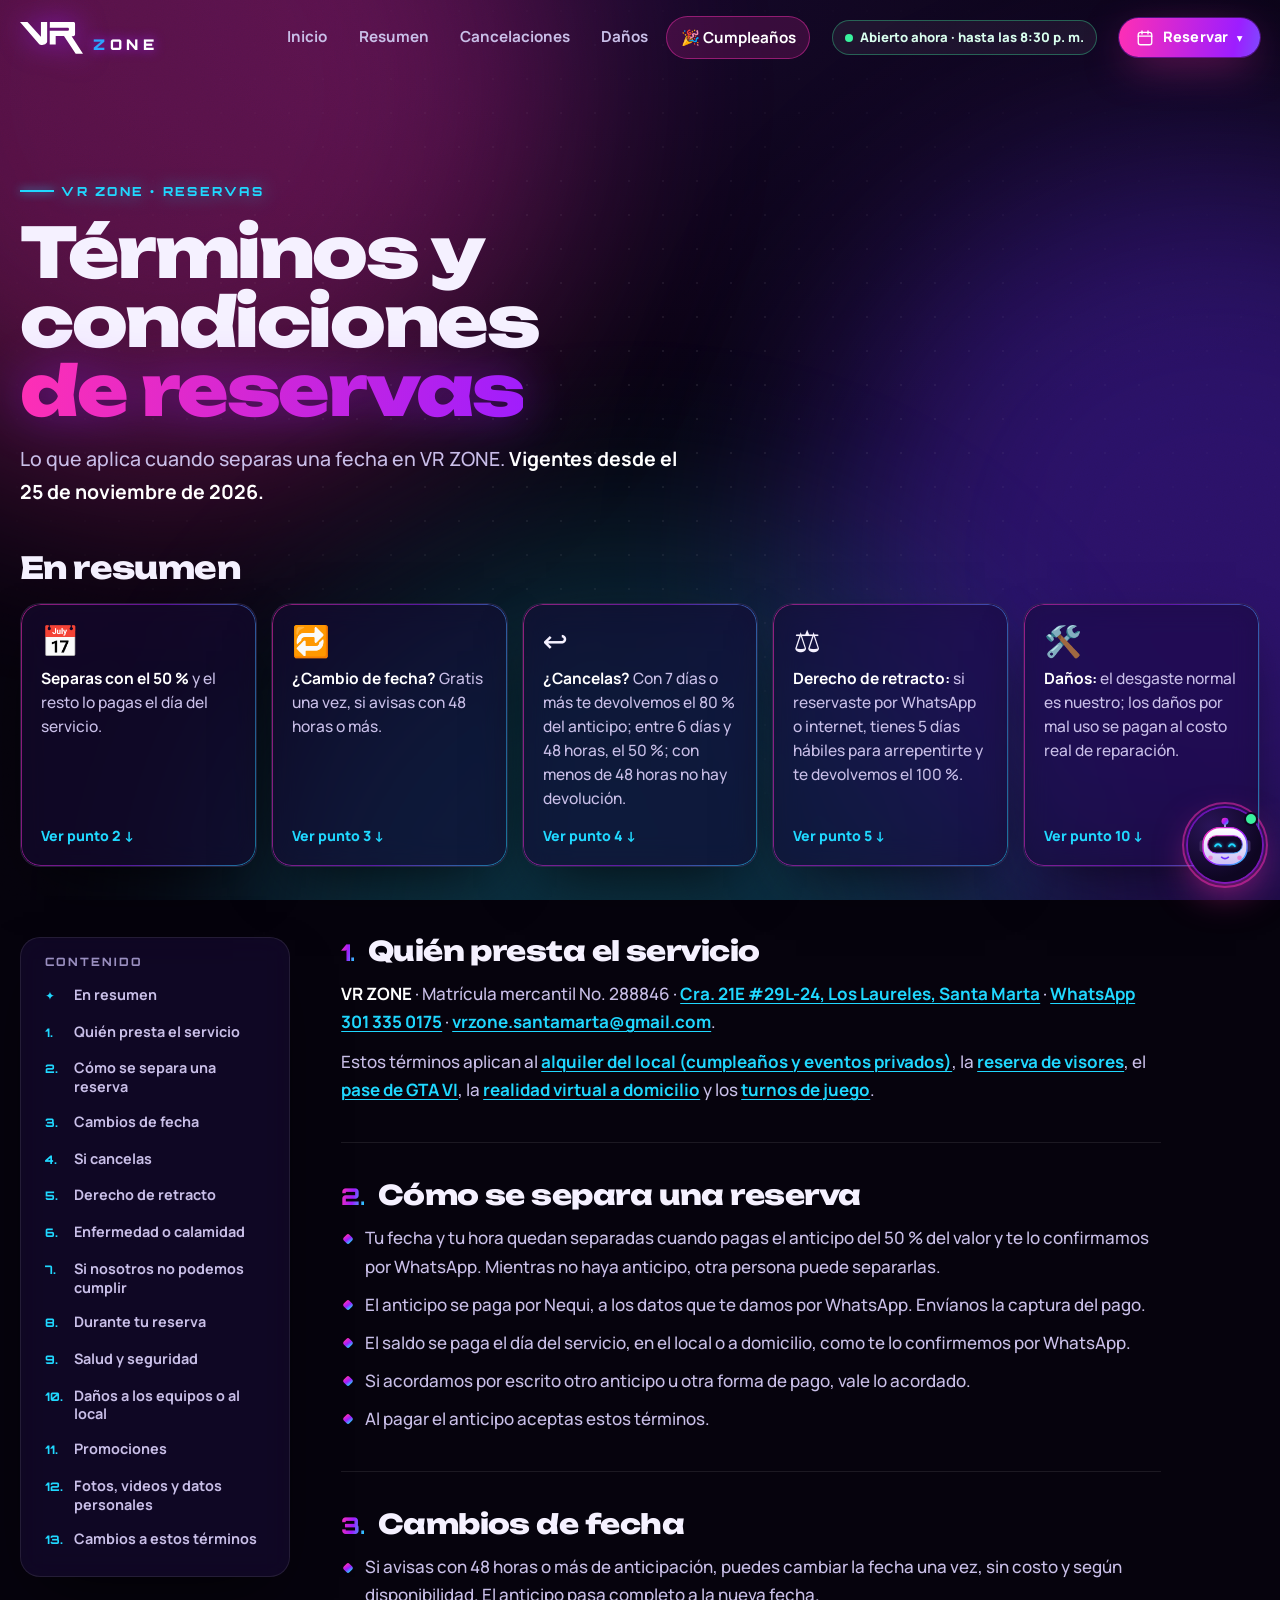
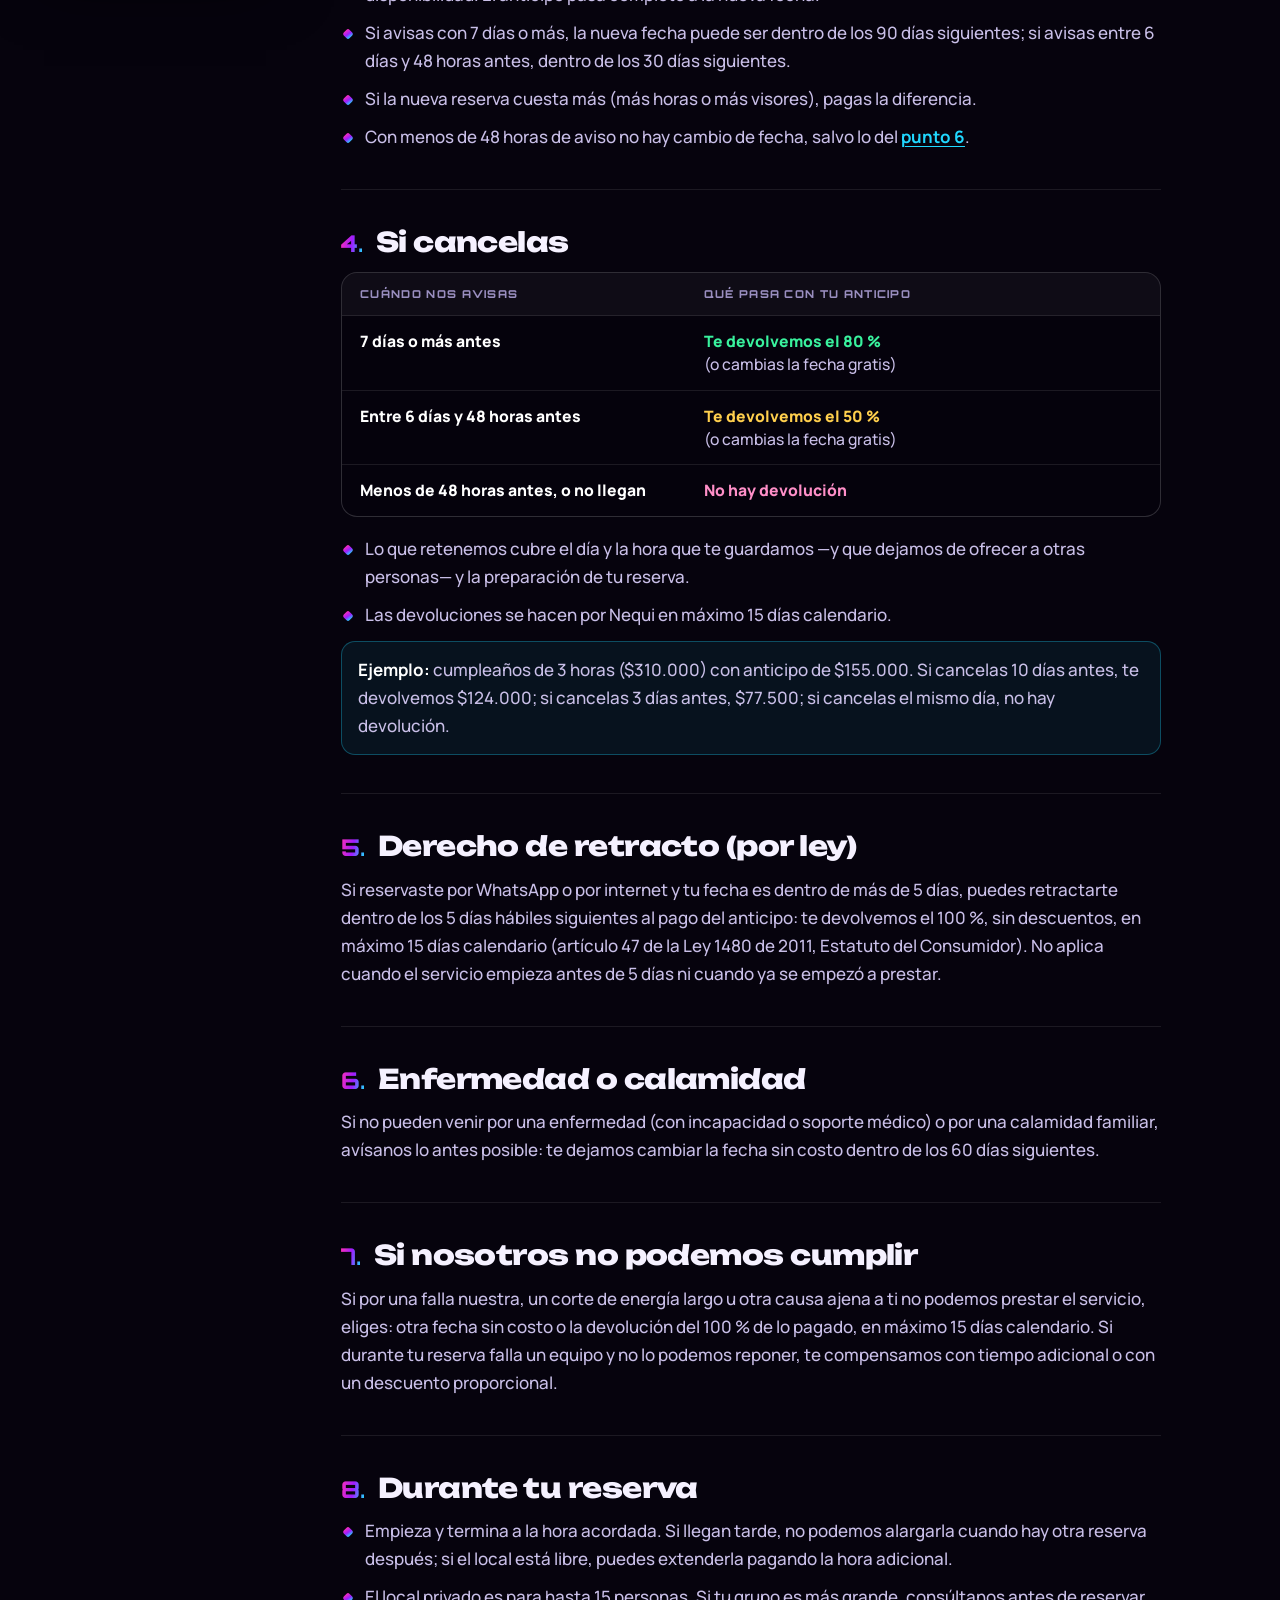
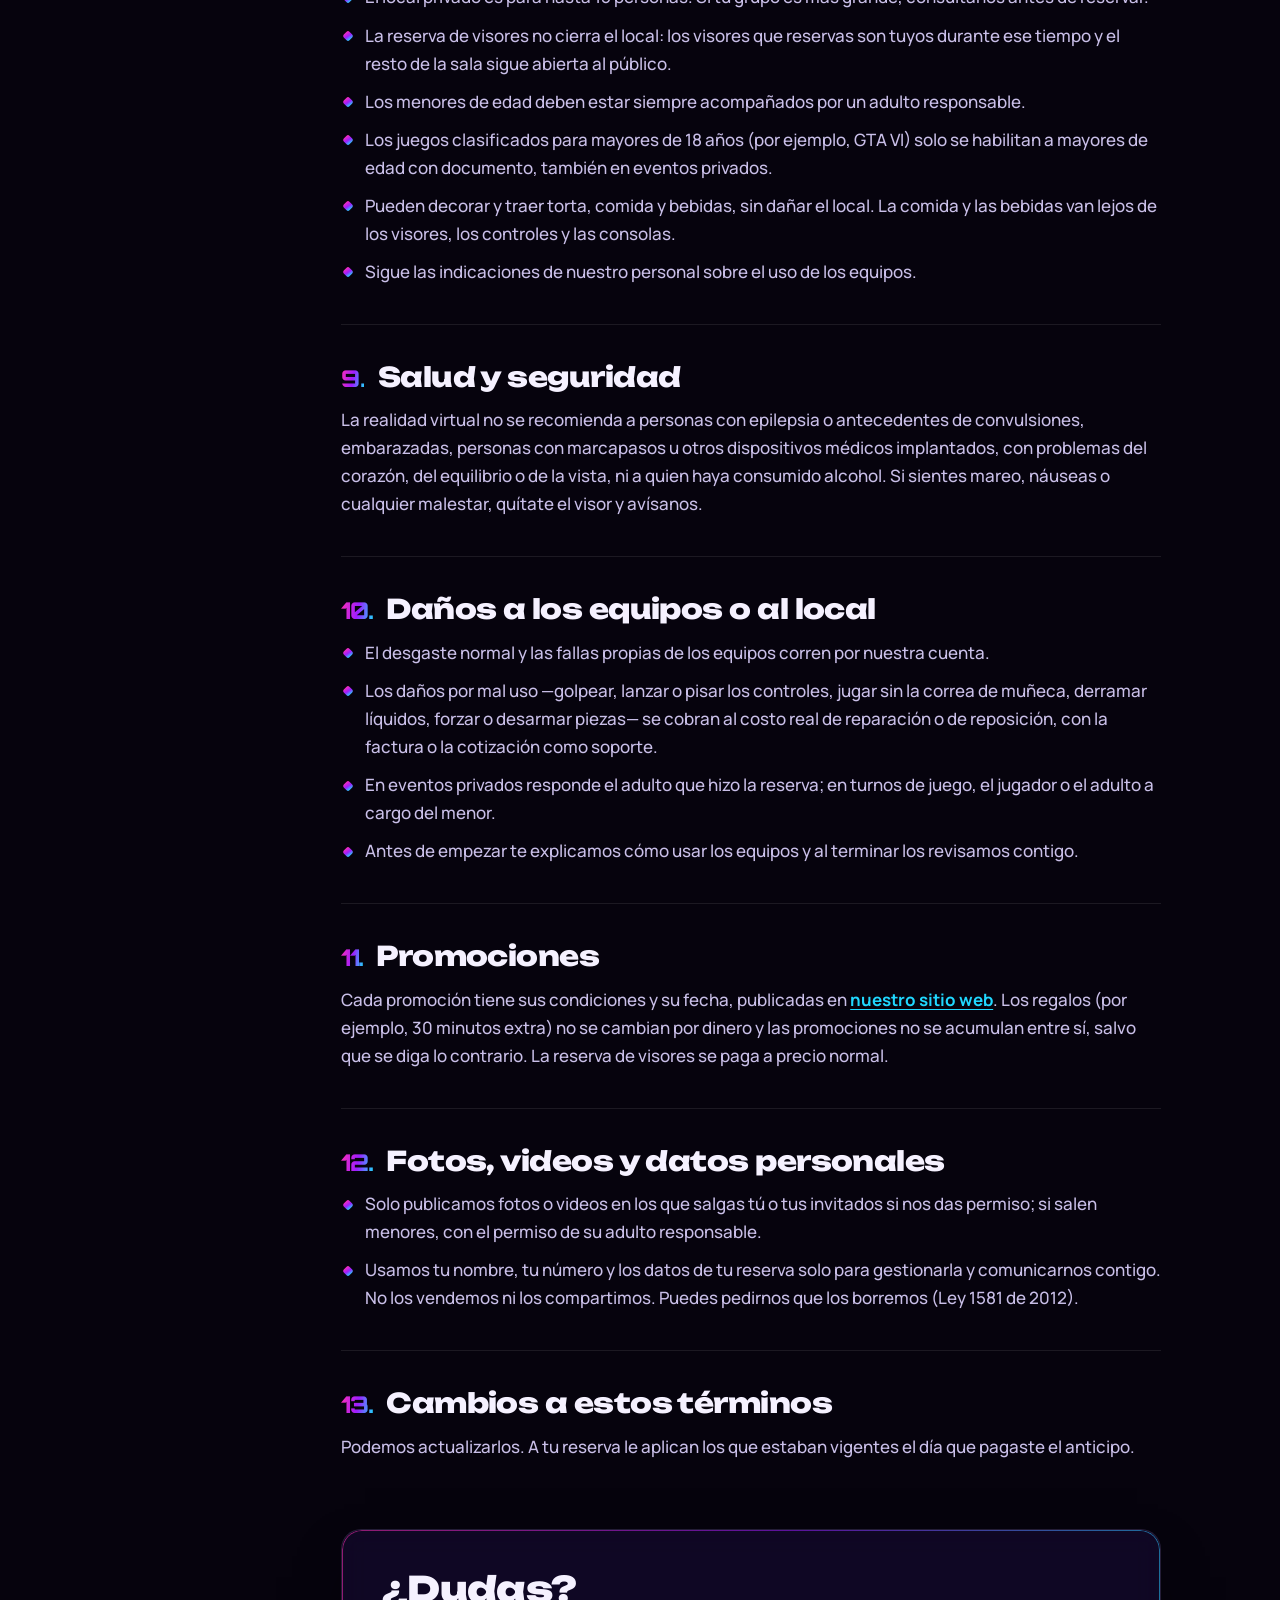
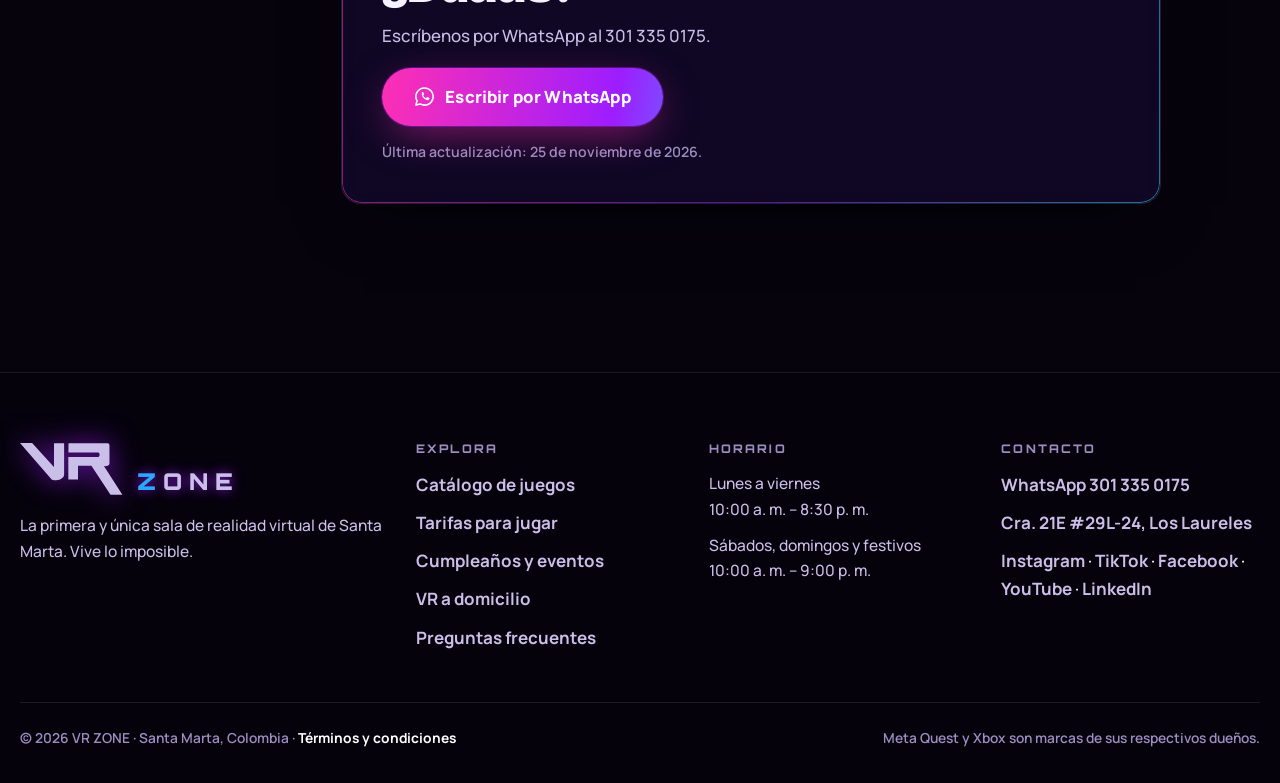
<file: terminos.html>
<!doctype html>
<html lang="es-CO">
<head>
  <meta charset="utf-8">
  <meta name="viewport" content="width=device-width, initial-scale=1, viewport-fit=cover">
  <meta http-equiv="Content-Security-Policy" content="default-src 'self'; script-src 'self'; style-src 'self'; img-src 'self' data:; font-src 'self'; frame-src https://www.youtube-nocookie.com https://www.google.com; connect-src 'self'; base-uri 'self'; form-action 'self'; object-src 'none'">
  <meta name="referrer" content="strict-origin-when-cross-origin">
  <title>Términos y condiciones de reservas · VR ZONE Santa Marta</title>
  <meta name="description" content="Términos y condiciones de reservas de VR ZONE en Santa Marta: anticipo del 50 %, cambios de fecha, cancelaciones, derecho de retracto, daños, promociones y datos personales. Vigentes desde el 25 de noviembre de 2026.">
  <meta name="theme-color" content="#0a0418">
  <link rel="canonical" href="https://edwincalderondev-rgb.github.io/vrzone/terminos.html">
  <link rel="icon" href="assets/img/favicon.svg" type="image/svg+xml">
  <link rel="apple-touch-icon" href="assets/img/apple-touch-icon.png">
  <meta property="og:type" content="website">
  <meta property="og:locale" content="es_CO">
  <meta property="og:site_name" content="VR ZONE">
  <meta property="og:title" content="Términos y condiciones de reservas · VR ZONE">
  <meta property="og:description" content="Lo que aplica cuando separas una fecha en VR ZONE: anticipo, cambios de fecha, cancelaciones, derecho de retracto y daños.">
  <meta property="og:url" content="https://edwincalderondev-rgb.github.io/vrzone/terminos.html">
  <meta property="og:image" content="https://edwincalderondev-rgb.github.io/vrzone/assets/img/og-inicio-v3.jpg">
  <meta property="og:image:width" content="1200">
  <meta property="og:image:height" content="630">
  <meta name="twitter:card" content="summary_large_image">
  <link rel="preload" href="assets/fonts/unbounded.woff2" as="font" type="font/woff2" crossorigin>
  <link rel="preload" href="assets/fonts/manrope.woff2" as="font" type="font/woff2" crossorigin>
  <link rel="stylesheet" href="assets/css/estilos.css">
  <link rel="stylesheet" href="assets/css/ronda3.css">
  <link rel="stylesheet" href="assets/css/zeta.css">
  <script src="assets/js/negocio.js" defer></script>
  <script src="assets/js/juegos.js" defer></script>
  <script src="assets/js/sitio.js" defer></script>
  <script src="assets/js/zeta-kb.js" defer></script>
  <script src="assets/js/zeta-motor.js" defer></script>
  <script src="assets/js/zeta.js" defer></script>
</head>
<body class="sin-js" data-pagina="terminos">
  <svg class="sprite" aria-hidden="true" focusable="false">
    <symbol id="vr" viewBox="0 0 1200 596"><path d="M-0.2 0.0L139.0 -0.3L389.0 276.1L390.0 276.0L390.0 3.0L391.0 1.9L505.2 2.0L505.7 3.0L505.7 362.0L505.2 368.0L502.4 378.0L498.4 386.0L494.2 392.0L484.0 402.3L469.0 412.4L451.0 420.3L432.0 425.4L415.0 427.5L395.0 427.3L378.0 424.3L369.0 421.4L363.0 418.5ZM555.8 2.0L998.0 1.9L1009.0 3.8L1013.0 5.6L1017.5 9.0L1021.4 14.0L1023.3 18.0L1025.3 26.0L1025.6 31.0L1025.6 230.0L1024.4 239.0L1022.2 245.0L1017.4 252.0L1011.0 257.4L1003.0 261.3L991.0 264.3L982.0 265.1L961.9 265.0L1173.6 593.0L1172.0 593.5L1038.0 593.5L1037.3 593.0L822.4 266.0L819.0 261.2L818.0 260.8L665.6 261.0L664.9 262.0L665.1 418.0L664.0 418.6L555.0 418.6L554.0 418.0L554.0 162.0L554.9 161.0L898.0 160.9L903.0 158.3L907.4 153.0L910.4 146.0L912.0 136.0L911.3 126.0L908.0 117.0L903.0 110.8L897.0 107.9L556.0 107.9L555.3 107.0Z" fill="currentColor"/></symbol>
    <symbol id="i-wa" viewBox="0 0 24 24"><path d="M12 2.2a9.8 9.8 0 0 0-8.5 14.7L2.2 21.8l5-1.3A9.8 9.8 0 1 0 12 2.2z" fill="none" stroke="currentColor" stroke-width="1.8" stroke-linejoin="round"/><path d="M8.6 7.4c.3-.5.6-.5.9-.5h.7c.2 0 .4.1.5.4l.8 1.9c.1.3 0 .5-.2.7l-.6.7c-.1.2-.2.4 0 .6.6 1.1 1.5 2 2.6 2.6.2.1.4.1.6-.1l.7-.8c.2-.2.4-.3.7-.2l1.9.8c.3.1.4.3.4.5v.7c0 .4-.1.8-.6 1.1-.6.4-1.5.6-2.6.3-2.5-.7-4.7-2.9-5.4-5.4-.3-1.1-.1-2 .3-2.6z" fill="currentColor"/></symbol>
    <symbol id="i-ig" viewBox="0 0 24 24" fill="none" stroke="currentColor" stroke-width="1.8"><rect x="3" y="3" width="18" height="18" rx="5.5"/><circle cx="12" cy="12" r="4.2"/><circle cx="17.4" cy="6.6" r="1" fill="currentColor" stroke="none"/></symbol>
    <symbol id="i-tt" viewBox="0 0 24 24" fill="none" stroke="currentColor" stroke-width="1.9" stroke-linecap="round" stroke-linejoin="round"><path d="M14 3v11.5a3.8 3.8 0 1 1-3.8-3.8"/><path d="M14 3c.4 2.6 2.4 4.6 5 4.9"/></symbol>
    <symbol id="i-fb" viewBox="0 0 24 24"><path d="M14.2 8.2h2.6V4.6h-2.9c-2.6 0-4 1.6-4 4.2v2.2H7.5v3.5h2.4V21h3.6v-6.5h2.8l.5-3.5h-3.3V9.4c0-.8.3-1.2 1.2-1.2z" fill="currentColor"/></symbol>
    <symbol id="i-yt" viewBox="0 0 24 24"><rect x="2.5" y="5.5" width="19" height="13" rx="4" fill="none" stroke="currentColor" stroke-width="1.8"/><path d="M10.2 9.2v5.6l4.8-2.8z" fill="currentColor"/></symbol>
    <symbol id="i-pin" viewBox="0 0 24 24" fill="none" stroke="currentColor" stroke-width="1.8" stroke-linejoin="round"><path d="M12 21.5s-7-6.3-7-12a7 7 0 0 1 14 0c0 5.7-7 12-7 12z"/><circle cx="12" cy="9.5" r="2.6"/></symbol>
    <symbol id="i-reloj" viewBox="0 0 24 24" fill="none" stroke="currentColor" stroke-width="1.8" stroke-linecap="round"><circle cx="12" cy="12" r="9"/><path d="M12 7v5l3.2 2"/></symbol>
    <symbol id="i-tel" viewBox="0 0 24 24" fill="none" stroke="currentColor" stroke-width="1.8" stroke-linejoin="round"><path d="M5 3.5h3.5l1.7 4.3-2.1 1.4a11.5 11.5 0 0 0 6.7 6.7l1.4-2.1 4.3 1.7V19a2 2 0 0 1-2 2A17 17 0 0 1 3 5.5a2 2 0 0 1 2-2z"/></symbol>
    <symbol id="i-play" viewBox="0 0 24 24"><path d="M7 4.5v15l12.5-7.5z" fill="currentColor"/></symbol>
    <symbol id="i-x" viewBox="0 0 24 24" fill="none" stroke="currentColor" stroke-width="2.2" stroke-linecap="round"><path d="M6 6l12 12M18 6 6 18"/></symbol>
    <symbol id="i-buscar" viewBox="0 0 24 24" fill="none" stroke="currentColor" stroke-width="2" stroke-linecap="round"><circle cx="11" cy="11" r="7"/><path d="m20 20-3.6-3.6"/></symbol>
    <symbol id="i-visor" viewBox="0 0 24 24" fill="none" stroke="currentColor" stroke-width="1.8" stroke-linejoin="round"><path d="M3 9.2A3.2 3.2 0 0 1 6.2 6h11.6A3.2 3.2 0 0 1 21 9.2v4.9a3 3 0 0 1-3 3h-3.1a2 2 0 0 1-1.7-1l-.4-.7a2 2 0 0 0-3.5 0l-.4.7a2 2 0 0 1-1.7 1H6a3 3 0 0 1-3-3z"/></symbol>
    <symbol id="i-mando" viewBox="0 0 24 24" fill="none" stroke="currentColor" stroke-width="1.8" stroke-linecap="round" stroke-linejoin="round"><path d="M7 8h10a4 4 0 0 1 4 4.3l-.4 3.4a2.4 2.4 0 0 1-4.3 1.2L15 15H9l-1.3 1.9a2.4 2.4 0 0 1-4.3-1.2L3 12.3A4 4 0 0 1 7 8z"/><path d="M8 10.8v3M6.5 12.3h3"/><circle cx="15.6" cy="11.4" r=".6" fill="currentColor"/><circle cx="17.3" cy="13.1" r=".6" fill="currentColor"/></symbol>
    <symbol id="i-arcade" viewBox="0 0 24 24" fill="none" stroke="currentColor" stroke-width="1.8" stroke-linejoin="round"><path d="M7 2.5h10l1 4.5v14.5H6V7z"/><path d="M8.5 7h7v5.5h-7z"/><path d="M9.5 17.5v-2.5" stroke-linecap="round"/><circle cx="9.5" cy="14.6" r="1"/><circle cx="14" cy="16" r=".8" fill="currentColor"/><circle cx="16" cy="16" r=".8" fill="currentColor"/></symbol>
    <symbol id="i-wifi" viewBox="0 0 24 24" fill="none" stroke="currentColor" stroke-width="1.8" stroke-linecap="round"><path d="M2.5 8.8a14 14 0 0 1 19 0M5.5 12.2a9.6 9.6 0 0 1 13 0M8.7 15.5a5 5 0 0 1 6.6 0"/><circle cx="12" cy="19" r="1.1" fill="currentColor" stroke="none"/></symbol>
    <symbol id="i-tv" viewBox="0 0 24 24" fill="none" stroke="currentColor" stroke-width="1.8" stroke-linecap="round" stroke-linejoin="round"><rect x="2.5" y="4.5" width="19" height="12" rx="2"/><path d="M8 20.5h8M12 16.5v4"/></symbol>
    <symbol id="i-nevera" viewBox="0 0 24 24" fill="none" stroke="currentColor" stroke-width="1.8" stroke-linecap="round" stroke-linejoin="round"><rect x="6" y="2.5" width="12" height="19" rx="2"/><path d="M6 10h12M9 5.5v2M9 13v3"/></symbol>
    <symbol id="i-globo" viewBox="0 0 24 24" fill="none" stroke="currentColor" stroke-width="1.8" stroke-linecap="round" stroke-linejoin="round"><path d="M12 2.5a5.5 5.5 0 0 1 5.5 5.6c0 3.7-3.1 6.4-5.5 6.4s-5.5-2.7-5.5-6.4A5.5 5.5 0 0 1 12 2.5z"/><path d="m11 14.5-.6 1.6h3.2l-.6-1.6M12 16.1c0 2.2-2.4 2.6-2.4 5.4"/></symbol>
    <symbol id="i-ticket" viewBox="0 0 24 24" fill="none" stroke="currentColor" stroke-width="1.8" stroke-linejoin="round"><path d="M3 7.5A1.5 1.5 0 0 1 4.5 6h15A1.5 1.5 0 0 1 21 7.5v2.3a2.2 2.2 0 0 0 0 4.4v2.3a1.5 1.5 0 0 1-1.5 1.5h-15A1.5 1.5 0 0 1 3 16.5v-2.3a2.2 2.2 0 0 0 0-4.4z"/><path d="M14.5 6v12" stroke-dasharray="2 2"/></symbol>
    <symbol id="i-check" viewBox="0 0 24 24" fill="none" stroke="currentColor" stroke-width="2.2" stroke-linecap="round" stroke-linejoin="round"><path d="m5 12.5 4.5 4.5L19 7.5"/></symbol>
    <symbol id="i-fantasma" viewBox="0 0 24 24" fill="none" stroke="currentColor" stroke-width="1.8" stroke-linejoin="round"><path d="M5 21V10a7 7 0 0 1 14 0v11l-2.4-1.8L14.3 21 12 19.2 9.7 21l-2.3-1.8z"/><circle cx="9.5" cy="10.5" r="1.2" fill="currentColor"/><circle cx="14.5" cy="10.5" r="1.2" fill="currentColor"/></symbol>
    <symbol id="i-cohete" viewBox="0 0 24 24" fill="none" stroke="currentColor" stroke-width="1.8" stroke-linecap="round" stroke-linejoin="round"><path d="M12 2.5c3.2 2.2 5 6.2 5 10l-2 3H9l-2-3c0-3.8 1.8-7.8 5-10z"/><circle cx="12" cy="9.5" r="1.7"/><path d="m9 15.5-2.3 4.2 3.3-1.1M15 15.5l2.3 4.2-3.3-1.1M12 18v3.5"/></symbol>
    <symbol id="i-risa" viewBox="0 0 24 24" fill="none" stroke="currentColor" stroke-width="1.8" stroke-linecap="round"><circle cx="12" cy="12" r="9"/><path d="M7.5 13.5s1.6 3.2 4.5 3.2 4.5-3.2 4.5-3.2z" fill="currentColor"/><path d="M8 9.2 9.6 10 8 10.8M16 9.2l-1.6.8 1.6.8"/></symbol>
    <symbol id="i-trofeo" viewBox="0 0 24 24" fill="none" stroke="currentColor" stroke-width="1.8" stroke-linecap="round" stroke-linejoin="round"><path d="M8 3.5h8v5.5a4 4 0 0 1-8 0z"/><path d="M8 5.5H5a3.2 3.2 0 0 0 3.2 4.2M16 5.5h3a3.2 3.2 0 0 1-3.2 4.2M12 13v4M8.5 21h7M9.5 17h5v4h-5z"/></symbol>
    <symbol id="i-frio" viewBox="0 0 24 24" fill="none" stroke="currentColor" stroke-width="1.8" stroke-linecap="round"><path d="M12 2.5v19M3.8 7.2l16.4 9.6M3.8 16.8l16.4-9.6M9.5 4.5 12 7l2.5-2.5M9.5 19.5 12 17l2.5 2.5"/></symbol>
    <symbol id="i-estrella" viewBox="0 0 24 24"><path d="m12 2.8 2.8 5.9 6.4.8-4.7 4.4 1.2 6.4L12 17.2l-5.7 3.1 1.2-6.4-4.7-4.4 6.4-.8z" fill="currentColor"/></symbol>
    <symbol id="i-comillas" viewBox="0 0 24 24"><path d="M4 17.5c0-4.6 2.2-8.4 6.2-10.5l1 1.6C8.8 10 7.7 12 7.6 13.6H10v5.9H4zm9.7 0c0-4.6 2.2-8.4 6.2-10.5l1 1.6c-2.4 1.4-3.5 3.4-3.6 5H20v5.9h-6.3z" fill="currentColor"/></symbol>
    <symbol id="i-dados" viewBox="0 0 24 24" fill="none" stroke="currentColor" stroke-width="1.8" stroke-linejoin="round"><rect x="3" y="3" width="18" height="18" rx="4.5"/><circle cx="8.2" cy="8.2" r="1.2" fill="currentColor"/><circle cx="15.8" cy="15.8" r="1.2" fill="currentColor"/><circle cx="12" cy="12" r="1.2" fill="currentColor"/><circle cx="15.8" cy="8.2" r="1.2" fill="currentColor"/><circle cx="8.2" cy="15.8" r="1.2" fill="currentColor"/></symbol>
    <symbol id="i-flecha" viewBox="0 0 24 24" fill="none" stroke="currentColor" stroke-width="2" stroke-linecap="round" stroke-linejoin="round"><path d="M5 12h14M13 6l6 6-6 6"/></symbol>
    <symbol id="i-calendario" viewBox="0 0 24 24" fill="none" stroke="currentColor" stroke-width="1.8" stroke-linecap="round" stroke-linejoin="round"><rect x="3" y="4.5" width="18" height="16.5" rx="3"/><path d="M3 9.5h18M8 2.5v4M16 2.5v4"/></symbol>
    <symbol id="i-escudo" viewBox="0 0 24 24" fill="none" stroke="currentColor" stroke-width="1.8" stroke-linejoin="round"><path d="M12 2.5 4.5 5.5v6c0 4.6 3.2 8.5 7.5 10 4.3-1.5 7.5-5.4 7.5-10v-6z"/><path d="m8.5 12 2.5 2.5 4.5-5" stroke-linecap="round"/></symbol>
  </svg>

  <a class="saltar" href="#contenido">Saltar al contenido</a>

  <div class="aurora" aria-hidden="true"><i></i><i></i><i></i><span class="aurora-rejilla"></span></div>
  <div class="grano" aria-hidden="true"></div>

  <header class="cabecera" id="cabecera">
    <div class="contenedor">
      <a class="marca" href="./" aria-label="VR ZONE, inicio"><svg class="marca-vr" viewBox="0 0 1200 596" aria-hidden="true"><use href="#vr"/></svg><span class="marca-zone" aria-hidden="true"><b>Z</b>ONE</span></a>
      <nav class="nav" id="nav" aria-label="Principal">
        <a href="./">Inicio</a>
        <a href="#resumen">Resumen</a>
        <a href="#cancelacion">Cancelaciones</a>
        <a href="#danos">Daños</a>
        <a href="eventos.html" class="nav-destacado">🎉 Cumpleaños</a>
      </nav>
      <span class="estado" data-estado>Horario de hoy</span>
      <div class="reservar-menu">
        <button class="btn btn-primario" type="button" aria-expanded="false" aria-controls="menu-reservar"><svg aria-hidden="true"><use href="#i-calendario"/></svg>Reservar <span class="flechita" aria-hidden="true">▾</span></button>
        <div class="reservar-opciones" id="menu-reservar" hidden>
          <a data-wa="¡Hola VR ZONE! 👋 Quiero separar un turno para jugar realidad virtual. ¿Qué disponibilidad tienen?" href="https://wa.me/573013350175"><span class="ro-ic" aria-hidden="true">🎮</span><span><b>Jugar un rato</b><small>Turnos desde $8.000 · por WhatsApp</small></span></a>
          <a href="eventos.html"><span class="ro-ic" aria-hidden="true">🎉</span><span><b>Alquilar el local completo</b><small>Cumpleaños y eventos privados · tarifas y reserva</small></span></a>
          <a href="a-domicilio.html"><span class="ro-ic" aria-hidden="true">🚀</span><span><b>Llevar la VR a tu evento</b><small>Empresas, universidades, colegios y ferias · desde $140.000</small></span></a>
        </div>
      </div>
      <button class="menu-btn" type="button" aria-label="Abrir menú" aria-expanded="false" aria-controls="nav"><span></span></button>
    </div>
  </header>

  <main id="contenido">
    <!-- TÍTULO -->
    <section class="legal-hero" aria-labelledby="titulo-hero">
      <div class="contenedor">
        <span class="sobretitulo">VR ZONE · Reservas</span>
        <h1 class="legal-titulo" id="titulo-hero">Términos y condiciones <span class="grad-texto">de reservas</span></h1>
        <p class="legal-sub">Lo que aplica cuando separas una fecha en VR ZONE. <b>Vigentes desde el 25 de noviembre de 2026.</b></p>
      </div>
    </section>

    <!-- EN RESUMEN -->
    <section class="legal-resumen" id="resumen" aria-labelledby="t-resumen">
      <div class="contenedor">
        <h2 class="legal-h2" id="t-resumen">En resumen</h2>
        <ul class="resumen-tarjetas">
          <li class="vidrio borde-neon"><span class="rt-ic" aria-hidden="true">📅</span><p><b>Separas con el 50 %</b> y el resto lo pagas el día del servicio.</p><a class="rt-ir" href="#reserva">Ver punto 2 <span aria-hidden="true">↓</span></a></li>
          <li class="vidrio borde-neon"><span class="rt-ic" aria-hidden="true">🔁</span><p><b>¿Cambio de fecha?</b> Gratis una vez, si avisas con 48 horas o más.</p><a class="rt-ir" href="#cambios">Ver punto 3 <span aria-hidden="true">↓</span></a></li>
          <li class="vidrio borde-neon"><span class="rt-ic" aria-hidden="true">↩️</span><p><b>¿Cancelas?</b> Con 7 días o más te devolvemos el 80 % del anticipo; entre 6 días y 48 horas, el 50 %; con menos de 48 horas no hay devolución.</p><a class="rt-ir" href="#cancelacion">Ver punto 4 <span aria-hidden="true">↓</span></a></li>
          <li class="vidrio borde-neon"><span class="rt-ic" aria-hidden="true">⚖️</span><p><b>Derecho de retracto:</b> si reservaste por WhatsApp o internet, tienes 5 días hábiles para arrepentirte y te devolvemos el 100 %.</p><a class="rt-ir" href="#retracto">Ver punto 5 <span aria-hidden="true">↓</span></a></li>
          <li class="vidrio borde-neon"><span class="rt-ic" aria-hidden="true">🛠️</span><p><b>Daños:</b> el desgaste normal es nuestro; los daños por mal uso se pagan al costo real de reparación.</p><a class="rt-ir" href="#danos">Ver punto 10 <span aria-hidden="true">↓</span></a></li>
        </ul>
      </div>
    </section>

    <!-- TÉRMINOS COMPLETOS -->
    <section class="legal-zona" aria-label="Términos completos">
      <div class="contenedor legal">
        <nav class="legal-indice vidrio" aria-labelledby="t-indice">
          <h2 class="li-titulo" id="t-indice">Contenido</h2>
          <ol>
            <li><a href="#resumen"><b aria-hidden="true">✦</b>En resumen</a></li>
            <li><a href="#quien-presta"><b>1.</b>Quién presta el servicio</a></li>
            <li><a href="#reserva"><b>2.</b>Cómo se separa una reserva</a></li>
            <li><a href="#cambios"><b>3.</b>Cambios de fecha</a></li>
            <li><a href="#cancelacion"><b>4.</b>Si cancelas</a></li>
            <li><a href="#retracto"><b>5.</b>Derecho de retracto</a></li>
            <li><a href="#calamidad"><b>6.</b>Enfermedad o calamidad</a></li>
            <li><a href="#si-fallamos"><b>7.</b>Si nosotros no podemos cumplir</a></li>
            <li><a href="#durante"><b>8.</b>Durante tu reserva</a></li>
            <li><a href="#salud"><b>9.</b>Salud y seguridad</a></li>
            <li><a href="#danos"><b>10.</b>Daños a los equipos o al local</a></li>
            <li><a href="#promociones"><b>11.</b>Promociones</a></li>
            <li><a href="#datos"><b>12.</b>Fotos, videos y datos personales</a></li>
            <li><a href="#cambios-terminos"><b>13.</b>Cambios a estos términos</a></li>
          </ol>
        </nav>

        <div class="legal-texto">
          <section class="legal-punto" id="quien-presta" aria-labelledby="t-1">
            <h2 id="t-1"><span class="lp-num">1.</span> Quién presta el servicio</h2>
            <p><b>VR ZONE</b> · Matrícula mercantil No. 288846 · <a href="https://maps.app.goo.gl/PvHfKisYn3ueZZKz9" target="_blank" rel="noopener">Cra. 21E #29L-24, Los Laureles, Santa Marta</a> · <a data-wa="Hola VR ZONE 👋 Tengo una pregunta sobre los términos y condiciones." href="https://wa.me/573013350175">WhatsApp 301 335 0175</a> · <a href="mailto:vrzone.santamarta@gmail.com">vrzone.santamarta@gmail.com</a>.</p>
            <p>Estos términos aplican al <a href="eventos.html">alquiler del local (cumpleaños y eventos privados)</a>, la <a href="./#visores">reserva de visores</a>, el <a href="./#gta">pase de GTA VI</a>, la <a href="a-domicilio.html">realidad virtual a domicilio</a> y los <a href="./#tarifas">turnos de juego</a>.</p>
          </section>

          <section class="legal-punto" id="reserva" aria-labelledby="t-2">
            <h2 id="t-2"><span class="lp-num">2.</span> Cómo se separa una reserva</h2>
            <ul class="legal-lista">
              <li>Tu fecha y tu hora quedan separadas cuando pagas el anticipo del 50 % del valor y te lo confirmamos por WhatsApp. Mientras no haya anticipo, otra persona puede separarlas.</li>
              <li>El anticipo se paga por Nequi, a los datos que te damos por WhatsApp. Envíanos la captura del pago.</li>
              <li>El saldo se paga el día del servicio, en el local o a domicilio, como te lo confirmemos por WhatsApp.</li>
              <li>Si acordamos por escrito otro anticipo u otra forma de pago, vale lo acordado.</li>
              <li>Al pagar el anticipo aceptas estos términos.</li>
            </ul>
          </section>

          <section class="legal-punto" id="cambios" aria-labelledby="t-3">
            <h2 id="t-3"><span class="lp-num">3.</span> Cambios de fecha</h2>
            <ul class="legal-lista">
              <li>Si avisas con 48 horas o más de anticipación, puedes cambiar la fecha una vez, sin costo y según disponibilidad. El anticipo pasa completo a la nueva fecha.</li>
              <li>Si avisas con 7 días o más, la nueva fecha puede ser dentro de los 90 días siguientes; si avisas entre 6 días y 48 horas antes, dentro de los 30 días siguientes.</li>
              <li>Si la nueva reserva cuesta más (más horas o más visores), pagas la diferencia.</li>
              <li>Con menos de 48 horas de aviso no hay cambio de fecha, salvo lo del <a href="#calamidad">punto 6</a>.</li>
            </ul>
          </section>

          <section class="legal-punto" id="cancelacion" aria-labelledby="t-4">
            <h2 id="t-4"><span class="lp-num">4.</span> Si cancelas</h2>
            <div class="tabla-legal-caja">
              <table class="tabla-legal" aria-labelledby="t-4">
                <thead><tr><th scope="col">Cuándo nos avisas</th><th scope="col">Qué pasa con tu anticipo</th></tr></thead>
                <tbody>
                  <tr><th scope="row">7 días o más antes</th><td><b class="tl-si">Te devolvemos el 80 %</b> (o cambias la fecha gratis)</td></tr>
                  <tr><th scope="row">Entre 6 días y 48 horas antes</th><td><b class="tl-medio">Te devolvemos el 50 %</b> (o cambias la fecha gratis)</td></tr>
                  <tr><th scope="row">Menos de 48 horas antes, o no llegan</th><td><b class="tl-no">No hay devolución</b></td></tr>
                </tbody>
              </table>
            </div>
            <ul class="legal-lista">
              <li>Lo que retenemos cubre el día y la hora que te guardamos —y que dejamos de ofrecer a otras personas— y la preparación de tu reserva.</li>
              <li>Las devoluciones se hacen por Nequi en máximo 15 días calendario.</li>
            </ul>
            <p class="legal-ejemplo"><b>Ejemplo:</b> cumpleaños de 3 horas ($310.000) con anticipo de $155.000. Si cancelas 10 días antes, te devolvemos $124.000; si cancelas 3 días antes, $77.500; si cancelas el mismo día, no hay devolución.</p>
          </section>

          <section class="legal-punto" id="retracto" aria-labelledby="t-5">
            <h2 id="t-5"><span class="lp-num">5.</span> Derecho de retracto (por ley)</h2>
            <p>Si reservaste por WhatsApp o por internet y tu fecha es dentro de más de 5 días, puedes retractarte dentro de los 5 días hábiles siguientes al pago del anticipo: te devolvemos el 100 %, sin descuentos, en máximo 15 días calendario (artículo 47 de la Ley 1480 de 2011, Estatuto del Consumidor). No aplica cuando el servicio empieza antes de 5 días ni cuando ya se empezó a prestar.</p>
          </section>

          <section class="legal-punto" id="calamidad" aria-labelledby="t-6">
            <h2 id="t-6"><span class="lp-num">6.</span> Enfermedad o calamidad</h2>
            <p>Si no pueden venir por una enfermedad (con incapacidad o soporte médico) o por una calamidad familiar, avísanos lo antes posible: te dejamos cambiar la fecha sin costo dentro de los 60 días siguientes.</p>
          </section>

          <section class="legal-punto" id="si-fallamos" aria-labelledby="t-7">
            <h2 id="t-7"><span class="lp-num">7.</span> Si nosotros no podemos cumplir</h2>
            <p>Si por una falla nuestra, un corte de energía largo u otra causa ajena a ti no podemos prestar el servicio, eliges: otra fecha sin costo o la devolución del 100 % de lo pagado, en máximo 15 días calendario. Si durante tu reserva falla un equipo y no lo podemos reponer, te compensamos con tiempo adicional o con un descuento proporcional.</p>
          </section>

          <section class="legal-punto" id="durante" aria-labelledby="t-8">
            <h2 id="t-8"><span class="lp-num">8.</span> Durante tu reserva</h2>
            <ul class="legal-lista">
              <li>Empieza y termina a la hora acordada. Si llegan tarde, no podemos alargarla cuando hay otra reserva después; si el local está libre, puedes extenderla pagando la hora adicional.</li>
              <li>El local privado es para hasta 15 personas. Si tu grupo es más grande, consúltanos antes de reservar.</li>
              <li>La reserva de visores no cierra el local: los visores que reservas son tuyos durante ese tiempo y el resto de la sala sigue abierta al público.</li>
              <li>Los menores de edad deben estar siempre acompañados por un adulto responsable.</li>
              <li>Los juegos clasificados para mayores de 18 años (por ejemplo, GTA VI) solo se habilitan a mayores de edad con documento, también en eventos privados.</li>
              <li>Pueden decorar y traer torta, comida y bebidas, sin dañar el local. La comida y las bebidas van lejos de los visores, los controles y las consolas.</li>
              <li>Sigue las indicaciones de nuestro personal sobre el uso de los equipos.</li>
            </ul>
          </section>

          <section class="legal-punto" id="salud" aria-labelledby="t-9">
            <h2 id="t-9"><span class="lp-num">9.</span> Salud y seguridad</h2>
            <p>La realidad virtual no se recomienda a personas con epilepsia o antecedentes de convulsiones, embarazadas, personas con marcapasos u otros dispositivos médicos implantados, con problemas del corazón, del equilibrio o de la vista, ni a quien haya consumido alcohol. Si sientes mareo, náuseas o cualquier malestar, quítate el visor y avísanos.</p>
          </section>

          <section class="legal-punto" id="danos" aria-labelledby="t-10">
            <h2 id="t-10"><span class="lp-num">10.</span> Daños a los equipos o al local</h2>
            <ul class="legal-lista">
              <li>El desgaste normal y las fallas propias de los equipos corren por nuestra cuenta.</li>
              <li>Los daños por mal uso —golpear, lanzar o pisar los controles, jugar sin la correa de muñeca, derramar líquidos, forzar o desarmar piezas— se cobran al costo real de reparación o de reposición, con la factura o la cotización como soporte.</li>
              <li>En eventos privados responde el adulto que hizo la reserva; en turnos de juego, el jugador o el adulto a cargo del menor.</li>
              <li>Antes de empezar te explicamos cómo usar los equipos y al terminar los revisamos contigo.</li>
            </ul>
          </section>

          <section class="legal-punto" id="promociones" aria-labelledby="t-11">
            <h2 id="t-11"><span class="lp-num">11.</span> Promociones</h2>
            <p>Cada promoción tiene sus condiciones y su fecha, publicadas en <a href="./#ofertas">nuestro sitio web</a>. Los regalos (por ejemplo, 30 minutos extra) no se cambian por dinero y las promociones no se acumulan entre sí, salvo que se diga lo contrario. La reserva de visores se paga a precio normal.</p>
          </section>

          <section class="legal-punto" id="datos" aria-labelledby="t-12">
            <h2 id="t-12"><span class="lp-num">12.</span> Fotos, videos y datos personales</h2>
            <ul class="legal-lista">
              <li>Solo publicamos fotos o videos en los que salgas tú o tus invitados si nos das permiso; si salen menores, con el permiso de su adulto responsable.</li>
              <li>Usamos tu nombre, tu número y los datos de tu reserva solo para gestionarla y comunicarnos contigo. No los vendemos ni los compartimos. Puedes pedirnos que los borremos (Ley 1581 de 2012).</li>
            </ul>
          </section>

          <section class="legal-punto" id="cambios-terminos" aria-labelledby="t-13">
            <h2 id="t-13"><span class="lp-num">13.</span> Cambios a estos términos</h2>
            <p>Podemos actualizarlos. A tu reserva le aplican los que estaban vigentes el día que pagaste el anticipo.</p>
          </section>

          <div class="legal-cierre vidrio borde-neon">
            <h2>¿Dudas?</h2>
            <p>Escríbenos por WhatsApp al 301 335 0175.</p>
            <a class="btn btn-primario btn-grande" data-wa="Hola VR ZONE 👋 Tengo una pregunta sobre los términos y condiciones." href="https://wa.me/573013350175"><svg aria-hidden="true"><use href="#i-wa"/></svg>Escribir por WhatsApp</a>
            <p class="legal-fecha">Última actualización: 25 de noviembre de 2026.</p>
          </div>
        </div>
      </div>
    </section>
  </main>

  <footer class="pie">
    <div class="contenedor">
      <div class="pie-grid">
        <div>
          <a class="marca marca--grande" href="./" aria-label="VR ZONE, inicio"><svg class="marca-vr" viewBox="0 0 1200 596" aria-hidden="true"><use href="#vr"/></svg><span class="marca-zone" aria-hidden="true"><b>Z</b>ONE</span></a>
          <p>La primera y única sala de realidad virtual de Santa Marta. Vive lo imposible.</p>
        </div>
        <div>
          <h4>Explora</h4>
          <ul><li><a href="./#juegos">Catálogo de juegos</a></li><li><a href="./#tarifas">Tarifas para jugar</a></li><li><a href="eventos.html">Cumpleaños y eventos</a></li><li><a href="a-domicilio.html">VR a domicilio</a></li><li><a href="./#preguntas">Preguntas frecuentes</a></li></ul>
        </div>
        <div>
          <h4>Horario</h4>
          <ul><li><p>Lunes a viernes<br>10:00 a. m. – 8:30 p. m.</p></li><li><p>Sábados, domingos y festivos<br>10:00 a. m. – 9:00 p. m.</p></li></ul>
        </div>
        <div>
          <h4>Contacto</h4>
          <ul>
            <li><a data-wa="¡Hola VR ZONE! 👋" href="https://wa.me/573013350175">WhatsApp 301 335 0175</a></li>
            <li><a href="https://maps.app.goo.gl/PvHfKisYn3ueZZKz9" target="_blank" rel="noopener">Cra. 21E #29L-24, Los Laureles</a></li>
            <li><a href="https://www.instagram.com/vrzoneplay" target="_blank" rel="noopener">Instagram</a> · <a href="https://www.tiktok.com/@vrzoneplay" target="_blank" rel="noopener">TikTok</a> · <a href="https://www.facebook.com/VRZoneSM" target="_blank" rel="noopener">Facebook</a> · <a href="https://www.youtube.com/@vrzonesm" target="_blank" rel="noopener">YouTube</a> · <a href="https://www.linkedin.com/company/vrzoneplay" target="_blank" rel="noopener">LinkedIn</a></li>
          </ul>
        </div>
      </div>
      <div class="pie-legal"><span>© <span data-anio>2026</span> VR ZONE · Santa Marta, Colombia · <a href="terminos.html" aria-current="page">Términos y condiciones</a></span><span>Meta Quest y Xbox son marcas de sus respectivos dueños.</span></div>
    </div>
  </footer>

  <div class="barra-movil" data-barra><a class="bm-fiesta" href="eventos.html#reservar"><span aria-hidden="true">📅</span><span><b>Separar mi fecha</b><small>cumpleaños y eventos</small></span></a><a class="bm-wa" data-wa="Hola VR ZONE 👋 Tengo una pregunta sobre los términos y condiciones." href="https://wa.me/573013350175"><svg aria-hidden="true"><use href="#i-wa"/></svg><span><b>Preguntar</b><small>por WhatsApp</small></span></a></div>

  <a class="fab-wa" data-wa="Hola VR ZONE 👋 Tengo una pregunta sobre los términos y condiciones." href="https://wa.me/573013350175" aria-label="Escribir por WhatsApp"><svg aria-hidden="true"><use href="#i-wa"/></svg></a>
</body>
</html>
</file>
<file: assets/css/estilos.css>
/* VR ZONE — hoja de estilos compartida por index.html y eventos.html.
   Paleta del logotipo: magenta → morado → cian sobre noche. Tipos: Unbounded (titulares), Manrope (texto), Orbitron (rótulos HUD). */

@font-face { font-family: 'Unbounded'; src: url('../fonts/unbounded.woff2') format('woff2'); font-weight: 500 900; font-display: swap; }
@font-face { font-family: 'Manrope'; src: url('../fonts/manrope.woff2') format('woff2'); font-weight: 400 800; font-display: swap; }
@font-face { font-family: 'Orbitron'; src: url('../fonts/orbitron.woff2') format('woff2'); font-weight: 700 900; font-display: swap; }

:root {
  --bg: #06030d;
  --bg-2: #0c0619;
  --panel: rgba(24, 12, 52, .58);
  --panel-solido: #140a2c;
  --borde: rgba(255, 255, 255, .09);
  --borde-2: rgba(255, 255, 255, .17);
  --texto: #f5f1ff;
  --texto-2: #c9bfe8;
  --texto-3: #9a8fc0;
  --magenta: #ff2fb4;
  --morado: #9d1dff;
  --violeta: #6a2cff;
  --cian: #20d8ff;
  --verde: #39f29e;
  --ambar: #ffcf4d;
  --grad: linear-gradient(100deg, #ff2fb4 0%, #9d1dff 52%, #20d8ff 100%);
  --grad-calido: linear-gradient(110deg, #ff2fb4, #9d1dff);
  --grad-frio: linear-gradient(110deg, #9d1dff, #20d8ff);
  --r-s: 12px;
  --r: 20px;
  --r-l: 30px;
  --sombra: 0 24px 60px -24px rgba(0, 0, 0, .8);
  --glow: 0 0 0 1px rgba(157, 29, 255, .4), 0 12px 44px -10px rgba(255, 47, 180, .6);
  --f-titulo: 'Unbounded', 'Segoe UI', system-ui, sans-serif;
  --f-texto: 'Manrope', 'Segoe UI', system-ui, sans-serif;
  --f-hud: 'Orbitron', 'Unbounded', system-ui, sans-serif;
  --ancho: 1240px;
  --cab-h: 76px;
  color-scheme: dark;
}

*, *::before, *::after { box-sizing: border-box; }
html { scroll-behavior: smooth; scroll-padding-top: calc(var(--cab-h) + 16px); -webkit-text-size-adjust: 100%; }
body {
  margin: 0; min-height: 100vh; background: var(--bg); color: var(--texto);
  font: 500 1.0625rem/1.65 var(--f-texto); overflow-x: hidden;
  -webkit-font-smoothing: antialiased; text-rendering: optimizeLegibility;
}
img, svg, video, canvas, iframe { display: block; max-width: 100%; }
a { color: inherit; text-decoration: none; }
button, input, select, textarea { font: inherit; color: inherit; }
button { cursor: pointer; }
::selection { background: rgba(255, 47, 180, .45); color: #fff; }
:focus-visible { outline: 2px solid var(--cian); outline-offset: 3px; border-radius: 6px; }
h1, h2, h3, h4 { font-family: var(--f-titulo); line-height: 1.08; margin: 0; letter-spacing: -.02em; }
p { margin: 0; }
.sprite { position: absolute; width: 0; height: 0; overflow: hidden; }
.solo-lector { position: absolute !important; width: 1px; height: 1px; padding: 0; margin: -1px; overflow: hidden; clip: rect(0 0 0 0); white-space: nowrap; border: 0; }
.saltar { position: fixed; left: 16px; top: -60px; z-index: 200; background: #fff; color: #000; padding: 10px 16px; border-radius: 10px; font-weight: 800; transition: top .2s; }
.saltar:focus { top: 12px; }
.contenedor { width: min(100% - 40px, var(--ancho)); margin-inline: auto; }

.grano {
  position: fixed; inset: 0; z-index: -1; pointer-events: none; opacity: .07; mix-blend-mode: overlay;
  background-image: url("data:image/svg+xml,%3Csvg xmlns='http://www.w3.org/2000/svg' width='160' height='160'%3E%3Cfilter id='n'%3E%3CfeTurbulence type='fractalNoise' baseFrequency='.85' numOctaves='3' stitchTiles='stitch'/%3E%3C/filter%3E%3Crect width='100%25' height='100%25' filter='url(%23n)'/%3E%3C/svg%3E");
}

/* ---------- Botones ---------- */
.btn {
  --b-bg: rgba(255, 255, 255, .06);
  position: relative; display: inline-flex; align-items: center; justify-content: center; gap: .6em;
  padding: .95em 1.55em; border-radius: 999px; border: 1px solid var(--borde-2); background: var(--b-bg);
  font: 800 .98rem/1 var(--f-texto); letter-spacing: .01em; white-space: nowrap; isolation: isolate; overflow: hidden;
  transition: transform .25s cubic-bezier(.2, .8, .2, 1), box-shadow .25s, background .25s, border-color .25s;
}
.btn svg { width: 1.25em; height: 1.25em; flex: none; }
.btn:hover { transform: translateY(-2px); border-color: rgba(255, 255, 255, .35); background: rgba(255, 255, 255, .1); }
.btn:active { transform: translateY(0) scale(.98); }
.btn-primario { border: 0; background: var(--grad); background-size: 160% 100%; color: #fff; box-shadow: var(--glow); }
.btn-primario::after {
  content: ''; position: absolute; inset: 0; z-index: -1; border-radius: inherit;
  background: linear-gradient(115deg, transparent 30%, rgba(255, 255, 255, .55) 48%, transparent 66%);
  transform: translateX(-120%); animation: brillo 4.5s ease-in-out infinite;
}
.btn-primario:hover { background-position: 100% 0; box-shadow: 0 0 0 1px rgba(32, 216, 255, .5), 0 18px 54px -12px rgba(157, 29, 255, .9); background-color: transparent; }
.btn-grande { padding: 1.12em 1.9em; font-size: 1.05rem; }
.btn-chico { padding: .7em 1.1em; font-size: .88rem; }
@keyframes brillo { 0%, 60% { transform: translateX(-120%); } 100% { transform: translateX(120%); } }

/* ---------- Cabecera ---------- */
.cabecera {
  position: fixed; inset: 0 0 auto; z-index: 50; height: var(--cab-h);
  transition: background .35s, backdrop-filter .35s, border-color .35s, transform .35s;
  border-bottom: 1px solid transparent;
}
.cabecera.solida { background: rgba(8, 4, 20, .72); backdrop-filter: blur(18px) saturate(1.4); -webkit-backdrop-filter: blur(18px) saturate(1.4); border-color: var(--borde); }
.cabecera .contenedor { height: 100%; display: flex; align-items: center; gap: 22px; }
.marca { display: inline-flex; align-items: flex-end; gap: 9px; flex: none; color: #fff; }
.marca-vr { height: 32px; width: auto; filter: drop-shadow(0 0 14px rgba(157, 29, 255, .7)); }
.marca-zone { font: 900 .92rem/1 var(--f-hud); letter-spacing: .3em; margin-bottom: 1px; text-shadow: 0 0 12px rgba(157, 29, 255, .85); }
.marca-zone b { color: #2aa9ff; font-weight: 900; }
.marca--grande { gap: 12px; margin-bottom: 18px; }
.marca--grande .marca-vr { height: 52px; }
.marca--grande .marca-zone { font-size: 1.45rem; margin-bottom: 2px; }
.nav { display: flex; gap: 4px; margin-left: auto; }
.nav a { padding: .55em .9em; border-radius: 999px; font-weight: 700; font-size: .95rem; color: var(--texto-2); transition: color .2s, background .2s; }
.nav a:hover, .nav a[aria-current='page'] { color: #fff; background: rgba(255, 255, 255, .07); }
.estado {
  display: inline-flex; align-items: center; gap: .55em; padding: .45em .9em; border-radius: 999px; font-size: .82rem; font-weight: 800;
  background: rgba(255, 255, 255, .06); border: 1px solid var(--borde); color: var(--texto-2); white-space: nowrap;
}
.estado::before { content: ''; width: 8px; height: 8px; border-radius: 50%; background: var(--texto-3); }
.estado.abierto { color: #d9ffee; border-color: rgba(57, 242, 158, .35); }
.estado.abierto::before { background: var(--verde); box-shadow: 0 0 0 0 rgba(57, 242, 158, .7); animation: latido 2s infinite; }
@keyframes latido { 70% { box-shadow: 0 0 0 9px rgba(57, 242, 158, 0); } 100% { box-shadow: 0 0 0 0 rgba(57, 242, 158, 0); } }
.cabecera .btn { padding: .72em 1.2em; font-size: .9rem; }
.menu-btn { display: none; width: 46px; height: 46px; border-radius: 14px; border: 1px solid var(--borde-2); background: rgba(255, 255, 255, .05); margin-left: auto; position: relative; }
.menu-btn span, .menu-btn::before, .menu-btn::after { content: ''; position: absolute; left: 12px; right: 12px; height: 2px; border-radius: 2px; background: #fff; transition: transform .3s, opacity .3s; }
.menu-btn::before { top: 15px; } .menu-btn span { top: 22px; } .menu-btn::after { top: 29px; }
.menu-abierto .menu-btn::before { transform: translateY(7px) rotate(45deg); }
.menu-abierto .menu-btn span { opacity: 0; }
.menu-abierto .menu-btn::after { transform: translateY(-7px) rotate(-45deg); }

/* ---------- Hero ---------- */
.hero { position: relative; min-height: 100svh; display: flex; align-items: center; padding: calc(var(--cab-h) + 30px) 0 90px; }
.hero::before { content: ''; position: absolute; inset: 0; pointer-events: none; background: radial-gradient(60% 75% at 18% 55%, rgba(6, 3, 13, .72), transparent 72%); }
.hero .contenedor { position: relative; }
.hero-texto { max-width: 800px; position: relative; z-index: 2; }
.sobretitulo {
  display: inline-flex; align-items: center; gap: .6em; font: 800 .78rem/1.2 var(--f-hud); letter-spacing: .18em; text-transform: uppercase;
  color: var(--cian); text-shadow: 0 0 18px rgba(32, 216, 255, .6);
}
.sobretitulo::before { content: ''; width: 34px; height: 2px; background: currentColor; box-shadow: 0 0 10px currentColor; }
.titulo-hero { font-size: clamp(2.5rem, 5vw, 5rem); font-weight: 850; line-height: .94; margin: 22px 0 24px; letter-spacing: -.035em; text-wrap: balance; }
.titulo-hero .linea { display: block; }
.grad-texto {
  background: var(--grad); background-size: 200% 100%; -webkit-background-clip: text; background-clip: text; color: transparent;
  animation: fluir 7s ease-in-out infinite alternate; filter: drop-shadow(0 0 24px rgba(157, 29, 255, .45));
}
@keyframes fluir { to { background-position: 100% 0; } }
.hero-sub { font-size: clamp(1.06rem, 1.6vw, 1.26rem); color: var(--texto-2); max-width: 600px; text-shadow: 0 2px 18px rgba(0, 0, 0, .75); }
.hero-sub strong { color: #fff; }
.hero-cta { display: flex; flex-wrap: wrap; gap: 14px; margin: 34px 0 30px; }
.pruebas { display: flex; flex-wrap: wrap; gap: 10px 22px; align-items: center; color: var(--texto-2); font-size: .92rem; font-weight: 700; }
.pruebas li { display: flex; align-items: center; gap: .5em; }
.pruebas { list-style: none; padding: 0; margin: 0; }
.estrellas { color: var(--ambar); letter-spacing: .08em; text-shadow: 0 0 12px rgba(255, 207, 77, .5); }
.pruebas svg { width: 18px; height: 18px; color: var(--cian); }

.flecha-abajo {
  position: absolute; left: 50%; bottom: 26px; transform: translateX(-50%); display: grid; place-items: center; gap: 6px;
  font: 800 .66rem/1 var(--f-hud); letter-spacing: .3em; color: var(--texto-3); text-transform: uppercase;
}
.flecha-abajo span { width: 24px; height: 38px; border: 2px solid var(--borde-2); border-radius: 14px; position: relative; }
.flecha-abajo span::after { content: ''; position: absolute; left: 50%; top: 7px; width: 4px; height: 8px; margin-left: -2px; border-radius: 4px; background: var(--cian); animation: rueda 1.8s infinite; }
@keyframes rueda { 0% { opacity: 0; transform: translateY(0); } 30% { opacity: 1; } 100% { opacity: 0; transform: translateY(12px); } }

/* ---------- Cinta de juegos ---------- */
.cinta { position: relative; padding: 26px 0; border-block: 1px solid var(--borde); background: rgba(8, 4, 20, .55); backdrop-filter: blur(6px); overflow: hidden; }
.cinta-fila { display: flex; gap: 14px; width: max-content; animation: deslizar var(--dur, 60s) linear infinite; }
.cinta-fila + .cinta-fila { margin-top: 14px; animation-direction: reverse; }
.cinta:hover .cinta-fila { animation-play-state: paused; }
.cinta-item { display: inline-flex; align-items: center; gap: .6em; padding: .6em 1.1em; border-radius: 999px; border: 1px solid var(--borde); background: rgba(255, 255, 255, .04); font-weight: 800; font-size: .95rem; white-space: nowrap; color: var(--texto-2); }
.cinta-item b { font: 800 .7rem/1 var(--f-hud); letter-spacing: .1em; padding: .35em .6em; border-radius: 999px; background: rgba(255, 255, 255, .07); color: var(--texto-3); }
.cinta::before, .cinta::after { content: ''; position: absolute; top: 0; bottom: 0; width: 120px; z-index: 1; pointer-events: none; }
.cinta::before { left: 0; background: linear-gradient(90deg, var(--bg), transparent); }
.cinta::after { right: 0; background: linear-gradient(-90deg, var(--bg), transparent); }
@keyframes deslizar { to { transform: translateX(-50%); } }

/* ---------- Secciones ---------- */
.seccion { position: relative; padding: clamp(80px, 11vw, 140px) 0; }
.seccion.oscura { background: linear-gradient(180deg, rgba(6, 3, 13, .82), rgba(12, 6, 25, .9)); }
.cabeza { max-width: 760px; margin-bottom: clamp(40px, 6vw, 64px); }
.cabeza.centro { margin-inline: auto; text-align: center; }
.cabeza.centro .sobretitulo { justify-content: center; }
.cabeza h2 { font-size: clamp(2rem, 4.6vw, 3.6rem); font-weight: 800; margin: 16px 0 18px; text-wrap: balance; }
.cabeza p { color: var(--texto-2); font-size: 1.12rem; text-wrap: pretty; }

/* Tarjeta de vidrio con borde degradado y foco que sigue al cursor */
.vidrio {
  position: relative; border-radius: var(--r); background: var(--panel); border: 1px solid var(--borde);
  backdrop-filter: blur(14px) saturate(1.3); -webkit-backdrop-filter: blur(14px) saturate(1.3); box-shadow: var(--sombra); overflow: hidden;
}
.vidrio::before {
  content: ''; position: absolute; inset: 0; pointer-events: none; border-radius: inherit; opacity: 0; transition: opacity .35s;
  background: radial-gradient(380px circle at var(--mx, 50%) var(--my, 50%), rgba(157, 29, 255, .22), transparent 60%);
}
.vidrio:hover::before { opacity: 1; }
.borde-neon::after {
  content: ''; position: absolute; inset: 0; border-radius: inherit; padding: 1px; pointer-events: none; background: var(--grad); opacity: .55;
  -webkit-mask: linear-gradient(#000 0 0) content-box, linear-gradient(#000 0 0); -webkit-mask-composite: xor; mask-composite: exclude;
}

/* ---------- Lo que vas a sentir ---------- */
.sentir { display: grid; grid-template-columns: repeat(4, 1fr); gap: 18px; }
.sentir-card { padding: 30px 26px 26px; min-height: 380px; display: flex; flex-direction: column; transition: transform .35s cubic-bezier(.2, .8, .2, 1); }
.sentir-card:hover { transform: translateY(-8px); }
.sentir-card .icono { width: 58px; height: 58px; border-radius: 18px; display: grid; place-items: center; background: var(--c, var(--grad)); box-shadow: 0 10px 30px -8px var(--cs, rgba(255, 47, 180, .7)); }
.sentir-card .icono svg { width: 30px; height: 30px; color: #fff; }
.sentir-card h3 { font-size: 2.1rem; font-weight: 850; margin: 26px 0 10px; letter-spacing: -.02em; }
.sentir-card p { color: var(--texto-2); font-size: 1rem; }
.sentir-card ul { list-style: none; padding: 0; margin: auto 0 0; display: flex; flex-wrap: wrap; gap: 6px; padding-top: 22px; }
.sentir-card li { font-size: .78rem; font-weight: 800; padding: .4em .75em; border-radius: 999px; background: rgba(255, 255, 255, .07); color: var(--texto-2); }
.sentir-card a.ver { margin-top: 18px; font-weight: 800; font-size: .92rem; color: #fff; display: inline-flex; gap: .4em; align-items: center; }
.sentir-card a.ver::after { content: '→'; transition: transform .2s; }
.sentir-card a.ver:hover::after { transform: translateX(4px); }
.c-terror { --c: linear-gradient(140deg, #ff2f6d, #8a00ff); --cs: rgba(255, 47, 109, .65); }
.c-volar { --c: linear-gradient(140deg, #20d8ff, #6a2cff); --cs: rgba(32, 216, 255, .6); }
.c-reir { --c: linear-gradient(140deg, #ffcf4d, #ff2fb4); --cs: rgba(255, 207, 77, .55); }
.c-competir { --c: linear-gradient(140deg, #39f29e, #2b8cff); --cs: rgba(57, 242, 158, .5); }

/* ---------- Banda de foto (emoción) ---------- */
.banda { padding: 0 0 clamp(30px, 5vw, 60px); }
.banda-foto {
  position: relative; margin: 0 auto; width: min(100% - 40px, 1400px); aspect-ratio: 21 / 9; border-radius: var(--r-l); overflow: hidden;
  border: 1px solid var(--borde-2); box-shadow: 0 40px 100px -40px rgba(157, 29, 255, .85); isolation: isolate;
}
.banda-foto img { width: 100%; height: 100%; object-fit: cover; transform: scale(1.08); transition: transform 1.6s cubic-bezier(.2, .8, .2, 1); }
.banda-foto.visto img { transform: scale(1); }
.banda-foto::after {
  content: ''; position: absolute; inset: 0; pointer-events: none;
  background: linear-gradient(90deg, rgba(6, 3, 13, .88), rgba(6, 3, 13, .25) 55%, transparent), linear-gradient(0deg, rgba(6, 3, 13, .55), transparent 45%);
}
.banda-foto figcaption { position: absolute; left: clamp(20px, 4vw, 60px); bottom: clamp(22px, 4vw, 56px); z-index: 1; max-width: 600px; }
.banda-foto strong { display: block; font: 850 clamp(1.9rem, 4.4vw, 3.8rem)/1.02 var(--f-titulo); letter-spacing: -.03em; margin-top: 14px; }
.banda-foto p { color: var(--texto-2); margin-top: 14px; max-width: 460px; }
.ilustrativa { position: absolute; right: 14px; top: 14px; z-index: 1; font: 700 .66rem/1 var(--f-texto); letter-spacing: .02em; padding: .45em .7em; border-radius: 999px; background: rgba(6, 3, 13, .6); color: var(--texto-3); }
.banda-foto + .contenedor { margin-top: 0; }

/* ---------- Primera vez (pasos) ---------- */
.pasos { list-style: none; padding: 0; margin: 0; display: grid; grid-template-columns: repeat(4, 1fr); gap: 18px; counter-reset: paso; }
.paso { padding: 28px 24px; }
.paso::after { opacity: .3; }
.paso .num { font: 900 3.2rem/1 var(--f-hud); background: var(--grad); -webkit-background-clip: text; background-clip: text; color: transparent; opacity: .9; }
.paso h3 { font-size: 1.18rem; margin: 18px 0 8px; font-weight: 750; }
.paso p { color: var(--texto-2); font-size: .98rem; }

/* ---------- Equipo (bento) ---------- */
.bento { display: grid; grid-template-columns: repeat(6, 1fr); grid-auto-rows: minmax(190px, auto); gap: 18px; }
.bento > * { padding: 28px; display: flex; flex-direction: column; }
.b-quest { grid-column: span 4; grid-row: span 2; justify-content: flex-end; min-height: 420px; }
.b-xbox, .b-arcade { grid-column: span 2; }
.b-extra { grid-column: span 2; }
.bento h3 { font-size: 1.5rem; font-weight: 800; margin-bottom: 8px; }
.bento p { color: var(--texto-2); font-size: .98rem; }
.bento .dato { font: 900 clamp(3.4rem, 7vw, 5.6rem)/.9 var(--f-titulo); letter-spacing: -.05em; }
.bento .etiqueta { font: 800 .72rem/1 var(--f-hud); letter-spacing: .16em; color: var(--cian); text-transform: uppercase; margin-bottom: 14px; }
.ilus { position: absolute; pointer-events: none; }
.b-quest .ilus { right: 3%; top: 7%; width: 50%; transform: rotate(-7deg); filter: drop-shadow(0 20px 40px rgba(157, 29, 255, .45)); animation: flotar 7s ease-in-out infinite; }
.b-xbox .ilus, .b-arcade .ilus { position: static; width: 48px; height: 48px; margin-bottom: 14px; color: var(--cian); filter: drop-shadow(0 0 10px rgba(32, 216, 255, .6)); }
.b-quest > :not(.ilus) { position: relative; z-index: 1; max-width: 420px; }
.lista-mini { list-style: none; padding: 0; margin: 10px 0 0; display: grid; gap: 8px; }
.lista-mini li { display: flex; gap: .6em; align-items: flex-start; color: var(--texto-2); font-size: .97rem; }
.lista-mini li::before { content: ''; flex: none; width: 8px; height: 8px; margin-top: .55em; border-radius: 2px; background: var(--grad); transform: rotate(45deg); }

/* ---------- Catálogo ---------- */
.catalogo-barra { display: flex; flex-wrap: wrap; gap: 14px; align-items: center; justify-content: space-between; margin-bottom: 18px; }
.buscador { position: relative; flex: 1 1 280px; max-width: 420px; }
.buscador input {
  width: 100%; padding: .95em 1.1em .95em 3em; border-radius: 999px; border: 1px solid var(--borde-2); background: rgba(10, 5, 24, .7);
  font-weight: 600; outline: none; transition: border-color .2s, box-shadow .2s;
}
.buscador input:focus { border-color: var(--cian); box-shadow: 0 0 0 4px rgba(32, 216, 255, .15); }
.buscador svg { position: absolute; left: 1.05em; top: 50%; width: 20px; height: 20px; transform: translateY(-50%); color: var(--texto-3); }
.segmento { display: inline-flex; padding: 5px; border-radius: 999px; background: rgba(10, 5, 24, .7); border: 1px solid var(--borde); }
.segmento button { border: 0; background: none; padding: .6em 1.05em; border-radius: 999px; font-weight: 800; font-size: .88rem; color: var(--texto-2); transition: background .2s, color .2s; }
.segmento button[aria-pressed='true'] { background: var(--grad); color: #fff; box-shadow: 0 6px 20px -6px rgba(157, 29, 255, .8); }
.chips { display: flex; flex-wrap: wrap; gap: 8px; margin-bottom: 26px; }
.chip {
  border: 1px solid var(--borde-2); background: rgba(255, 255, 255, .04); padding: .55em 1em; border-radius: 999px;
  font-weight: 800; font-size: .88rem; color: var(--texto-2); transition: all .2s;
}
.chip:hover { color: #fff; border-color: rgba(255, 255, 255, .35); }
.chip[aria-pressed='true'] { color: #fff; background: rgba(157, 29, 255, .3); border-color: var(--morado); box-shadow: 0 0 18px -4px rgba(157, 29, 255, .9); }
.contador { color: var(--texto-3); font-weight: 700; font-size: .92rem; }
.contador b { color: #fff; }
.grid-juegos { display: grid; grid-template-columns: repeat(auto-fill, minmax(232px, 1fr)); gap: 16px; }
.juego {
  --h: 280; position: relative; text-align: left; border: 1px solid var(--borde); border-radius: var(--r); padding: 0; overflow: hidden;
  background: #0f0822; min-height: 268px; display: flex; flex-direction: column; isolation: isolate;
  transition: transform .3s cubic-bezier(.2, .8, .2, 1), border-color .3s, box-shadow .3s;
}
.juego:hover, .juego:focus-visible { transform: translateY(-6px); border-color: rgba(255, 255, 255, .28); box-shadow: 0 22px 50px -20px hsla(var(--h), 100%, 60%, .75); }
.juego-arte {
  position: relative; height: 136px; overflow: hidden;
  background:
    radial-gradient(120% 90% at 15% 0%, hsla(var(--h), 100%, 62%, .95), transparent 60%),
    radial-gradient(90% 90% at 100% 100%, hsla(calc(var(--h) + 70), 100%, 58%, .85), transparent 65%),
    linear-gradient(135deg, hsl(calc(var(--h) - 30), 70%, 18%), #0b0518);
}
.juego-arte::before {
  content: ''; position: absolute; inset: 0; opacity: .45;
  background-image: linear-gradient(rgba(255, 255, 255, .14) 1px, transparent 1px), linear-gradient(90deg, rgba(255, 255, 255, .14) 1px, transparent 1px);
  background-size: 22px 22px; -webkit-mask: linear-gradient(180deg, transparent, #000 70%); mask: linear-gradient(180deg, transparent, #000 70%);
  transform: perspective(240px) rotateX(48deg) translateY(30px) scale(1.6); transform-origin: bottom;
}
.juego-arte .emoji { position: absolute; right: 14px; bottom: 6px; font-size: 3.1rem; line-height: 1; filter: drop-shadow(0 6px 14px rgba(0, 0, 0, .5)); transition: transform .4s cubic-bezier(.2, .8, .2, 1); }
.juego:hover .emoji { transform: scale(1.15) rotate(-6deg); }
.juego-arte .tag { position: absolute; left: 12px; top: 12px; font: 800 .64rem/1 var(--f-hud); letter-spacing: .14em; text-transform: uppercase; padding: .5em .7em; border-radius: 999px; background: rgba(6, 3, 13, .55); backdrop-filter: blur(6px); }
.juego-cuerpo { padding: 16px 16px 18px; display: flex; flex-direction: column; gap: 8px; flex: 1; }
.juego h3 { font-size: 1.04rem; font-weight: 750; line-height: 1.2; letter-spacing: -.01em; }
.juego .genero { color: var(--texto-3); font-size: .84rem; font-weight: 600; line-height: 1.35; }
.juego .meta { margin-top: auto; display: flex; gap: 10px; flex-wrap: wrap; font-size: .78rem; font-weight: 800; color: var(--texto-2); }
.juego .meta span { display: inline-flex; align-items: center; gap: .35em; }
.nivel { display: inline-flex; gap: 3px; align-items: center; }
.nivel i { width: 14px; height: 5px; border-radius: 3px; background: rgba(255, 255, 255, .15); }
.nivel[data-n='1'] i:nth-child(-n+1), .nivel[data-n='2'] i:nth-child(-n+2), .nivel[data-n='3'] i:nth-child(-n+3) { background: var(--grad); }
.sin-resultados { grid-column: 1 / -1; text-align: center; padding: 50px 20px; color: var(--texto-2); }
.mas-juegos { display: flex; justify-content: center; margin-top: 30px; }

/* Ruleta */
.ruleta { display: grid; grid-template-columns: 1.1fr 1fr; gap: 26px; align-items: center; padding: clamp(26px, 4vw, 44px); margin-top: 60px; }
.ruleta h3 { font-size: clamp(1.6rem, 3vw, 2.4rem); font-weight: 800; margin: 12px 0 10px; }
.ruleta p { color: var(--texto-2); }
.ruleta-pantalla { border-radius: var(--r); padding: 26px; min-height: 210px; display: flex; flex-direction: column; justify-content: center; text-align: center; background: rgba(6, 3, 13, .7); border: 1px solid var(--borde-2); box-shadow: inset 0 0 60px rgba(157, 29, 255, .25); }
.ruleta-pantalla .emoji { font-size: 3rem; height: 3.4rem; }
.ruleta-pantalla strong { font: 800 1.45rem/1.2 var(--f-titulo); display: block; margin: 8px 0 6px; min-height: 1.8em; }
.ruleta-pantalla span { color: var(--texto-3); font-weight: 700; font-size: .9rem; min-height: 1.4em; }
.ruleta-pantalla.girando strong { filter: blur(1px); }
.ruleta-acciones { display: flex; flex-wrap: wrap; gap: 12px; margin-top: 22px; }

/* Modal del juego */
.modal { border: 0; padding: 0; background: transparent; color: var(--texto); max-width: min(720px, calc(100% - 28px)); width: 100%; max-height: calc(100dvh - 40px); }
.modal::backdrop { background: rgba(4, 2, 10, .72); backdrop-filter: blur(6px); }
.modal[open] { animation: aparecer .35s cubic-bezier(.2, .8, .2, 1); }
@keyframes aparecer { from { opacity: 0; transform: translateY(24px) scale(.97); } }
.modal-caja { border-radius: var(--r-l); overflow: auto; max-height: calc(100dvh - 40px); background: #100824; border: 1px solid var(--borde-2); box-shadow: 0 40px 120px -30px rgba(157, 29, 255, .7); }
.modal-caja .juego-arte { height: 190px; }
.modal-caja .juego-arte .emoji { font-size: 4.6rem; right: 26px; bottom: 14px; }
.modal-cuerpo { padding: 26px clamp(20px, 4vw, 34px) 30px; }
.modal-cuerpo h3 { font-size: clamp(1.5rem, 3.4vw, 2.1rem); font-weight: 800; }
.modal-cuerpo .genero { color: var(--cian); font-weight: 800; margin-top: 6px; }
.fichas { display: grid; grid-template-columns: repeat(3, 1fr); gap: 10px; margin: 20px 0 22px; }
.fichas div { padding: 12px 14px; border-radius: 14px; background: rgba(255, 255, 255, .05); border: 1px solid var(--borde); }
.fichas dt { font: 800 .62rem/1 var(--f-hud); letter-spacing: .14em; text-transform: uppercase; color: var(--texto-3); margin-bottom: 7px; }
.fichas dd { margin: 0; font-weight: 800; }
.modal-cuerpo h4 { font: 800 .74rem/1 var(--f-hud); letter-spacing: .16em; text-transform: uppercase; color: var(--magenta); margin: 20px 0 8px; }
.modal-cuerpo p { color: var(--texto-2); }
.modal-acciones { display: flex; flex-wrap: wrap; gap: 12px; margin-top: 26px; }
.cerrar { position: absolute; top: 14px; right: 14px; z-index: 2; width: 42px; height: 42px; border-radius: 50%; border: 1px solid var(--borde-2); background: rgba(6, 3, 13, .6); backdrop-filter: blur(8px); display: grid; place-items: center; }
.cerrar svg { width: 18px; height: 18px; }

/* ---------- Para quién ---------- */
.planes { display: grid; grid-template-columns: repeat(3, 1fr); gap: 18px; }
.plan { padding: 28px; display: flex; flex-direction: column; gap: 10px; }
.plan .emoji-grande { font-size: 2.4rem; line-height: 1; }
.plan h3 { font-size: 1.3rem; font-weight: 780; margin-top: 8px; }
.plan p { color: var(--texto-2); font-size: .98rem; }
.plan a { margin-top: auto; padding-top: 10px; font-weight: 800; color: var(--cian); }
.plan.destacado { grid-column: span 2; background: linear-gradient(135deg, rgba(255, 47, 180, .28), rgba(106, 44, 255, .28)), var(--panel); }
.plan.destacado h3 { font-size: clamp(1.6rem, 2.6vw, 2.2rem); }

/* ---------- Reseñas ---------- */
.resenas-top { display: flex; flex-wrap: wrap; align-items: center; gap: 20px 40px; margin-bottom: 34px; }
.nota-google { display: flex; align-items: center; gap: 18px; }
.nota-google .num { font: 900 4.4rem/1 var(--f-titulo); letter-spacing: -.05em; }
.nota-google .estrellas { font-size: 1.4rem; }
.nota-google small { display: block; color: var(--texto-3); font-weight: 700; }
.resenas { display: grid; grid-template-columns: 1.35fr 1fr 1fr; gap: 18px; }
.resena { padding: 28px; display: flex; flex-direction: column; gap: 16px; margin: 0; }
.resena blockquote { margin: 0; font-size: 1.04rem; color: var(--texto); }
.resena:first-child blockquote { font-size: clamp(1.15rem, 1.8vw, 1.42rem); font-family: var(--f-titulo); font-weight: 600; line-height: 1.4; letter-spacing: -.01em; }
.resena:first-child { grid-row: span 2; }
.resena figcaption { margin-top: auto; display: flex; align-items: center; gap: 12px; font-weight: 800; }
.resena figcaption small { display: block; color: var(--texto-3); font-weight: 700; }
.avatar-letra { width: 42px; height: 42px; border-radius: 50%; display: grid; place-items: center; font: 800 1rem/1 var(--f-titulo); background: var(--grad); flex: none; }
.comillas { width: 34px; height: 34px; color: var(--magenta); opacity: .9; }

/* ---------- Videos ---------- */
.videos { display: grid; grid-template-columns: 1fr 1fr 1.2fr; gap: 18px; align-items: stretch; }
.video { position: relative; border-radius: var(--r); overflow: hidden; aspect-ratio: 9 / 16; max-height: 640px; border: 1px solid var(--borde-2); background: #0b0518; }
.video button {
  position: absolute; inset: 0; width: 100%; border: 0; padding: 24px; display: flex; flex-direction: column; justify-content: flex-end; align-items: flex-start; gap: 8px; text-align: left;
  background: radial-gradient(80% 60% at 50% 35%, rgba(157, 29, 255, .55), transparent 70%), linear-gradient(180deg, transparent 40%, rgba(6, 3, 13, .9)), var(--fondo-video, #1a0b3a);
}
.video button .play { position: absolute; left: 50%; top: 42%; width: 84px; height: 84px; margin: -42px 0 0 -42px; border-radius: 50%; display: grid; place-items: center; background: rgba(255, 255, 255, .14); border: 1px solid rgba(255, 255, 255, .4); backdrop-filter: blur(8px); transition: transform .3s, background .3s; }
.video button .play svg { width: 30px; height: 30px; margin-left: 4px; color: #fff; }
.video button:hover .play { transform: scale(1.1); background: var(--magenta); }
.video button strong { font: 800 1.2rem/1.2 var(--f-titulo); }
.video button span { color: var(--texto-2); font-size: .92rem; font-weight: 600; }
.video iframe { position: absolute; inset: 0; width: 100%; height: 100%; border: 0; }
.redes-card { padding: 30px; display: flex; flex-direction: column; justify-content: space-between; gap: 18px; }
.redes-card h3 { font-size: 1.6rem; font-weight: 800; }
.redes-card p { color: var(--texto-2); }
.redes { display: grid; gap: 10px; }
.red { display: flex; align-items: center; gap: 14px; padding: 14px 16px; border-radius: 16px; background: rgba(255, 255, 255, .05); border: 1px solid var(--borde); font-weight: 800; transition: transform .2s, background .2s, border-color .2s; }
.red:hover { transform: translateX(6px); background: rgba(255, 255, 255, .09); border-color: var(--borde-2); }
.red svg { width: 24px; height: 24px; flex: none; }
.red small { display: block; color: var(--texto-3); font-weight: 700; font-size: .82rem; }
.red .ir { margin-left: auto; color: var(--texto-3); }

/* ---------- Historia ---------- */
.historia { display: grid; grid-template-columns: 1fr 1.1fr; gap: clamp(30px, 6vw, 80px); align-items: center; }
.historia .anio { font: 900 clamp(5rem, 14vw, 11rem)/.85 var(--f-titulo); letter-spacing: -.06em; background: var(--grad); -webkit-background-clip: text; background-clip: text; color: transparent; filter: drop-shadow(0 0 40px rgba(157, 29, 255, .5)); }
.historia .anio small { display: block; font: 800 .9rem/1 var(--f-hud); letter-spacing: .3em; color: var(--texto-3); -webkit-text-fill-color: var(--texto-3); margin-bottom: 14px; }
.historia h2 { font-size: clamp(1.9rem, 3.8vw, 3rem); font-weight: 800; margin: 14px 0 18px; }
.historia p { color: var(--texto-2); margin-bottom: 14px; }
.lugares { display: flex; flex-wrap: wrap; gap: 8px; margin: 22px 0 28px; padding: 0; list-style: none; }
.lugares li { padding: .5em .95em; border-radius: 999px; border: 1px solid var(--borde-2); font-weight: 800; font-size: .86rem; color: var(--texto-2); }

/* ---------- Ubicación ---------- */
.ubicacion { display: grid; grid-template-columns: 1fr 1.25fr; gap: 18px; }
.ubic-info { padding: clamp(26px, 4vw, 40px); display: flex; flex-direction: column; gap: 22px; }
.ubic-info h3 { font-size: 1.5rem; font-weight: 800; }
.dato-linea { display: flex; gap: 14px; align-items: flex-start; }
.dato-linea svg { width: 24px; height: 24px; flex: none; color: var(--cian); margin-top: 2px; }
.dato-linea p { color: var(--texto-2); }
.dato-linea strong { color: #fff; display: block; }
.horario { width: 100%; border-collapse: collapse; font-size: .97rem; }
.horario th, .horario td { padding: 10px 0; border-bottom: 1px solid var(--borde); text-align: left; }
.horario td { text-align: right; font-weight: 800; }
.horario th { font-weight: 700; color: var(--texto-2); }
.horario tr.hoy th, .horario tr.hoy td { color: #fff; }
.horario tr.hoy th::after { content: 'HOY'; margin-left: .6em; font: 800 .6rem/1 var(--f-hud); letter-spacing: .14em; padding: .35em .55em; border-radius: 999px; background: var(--grad); vertical-align: 2px; }
.mapa { position: relative; min-height: 420px; border-radius: var(--r); overflow: hidden; border: 1px solid var(--borde-2); background: #120a28; }
.mapa iframe { position: absolute; inset: 0; width: 100%; height: 100%; border: 0; filter: invert(.92) hue-rotate(185deg) saturate(1.25) brightness(.92); }
.mapa .pin-flotante { position: absolute; left: 16px; bottom: 16px; z-index: 1; display: flex; gap: 10px; flex-wrap: wrap; }

/* ---------- Preguntas ---------- */
.faq { display: grid; gap: 12px; max-width: 900px; margin-inline: auto; }
.faq details { border-radius: 18px; background: var(--panel); border: 1px solid var(--borde); backdrop-filter: blur(10px); transition: border-color .25s, background .25s; }
.faq details[open] { border-color: rgba(157, 29, 255, .55); background: rgba(30, 14, 64, .7); }
.faq summary { list-style: none; cursor: pointer; padding: 20px 60px 20px 24px; font-weight: 800; font-size: 1.06rem; position: relative; }
.faq summary::-webkit-details-marker { display: none; }
.faq summary::after { content: ''; position: absolute; right: 24px; top: 50%; width: 12px; height: 12px; border-right: 2px solid var(--cian); border-bottom: 2px solid var(--cian); transform: translateY(-70%) rotate(45deg); transition: transform .3s; }
.faq details[open] summary::after { transform: translateY(-30%) rotate(225deg); }
.faq .resp { padding: 0 24px 22px; color: var(--texto-2); }
.faq .resp a { color: var(--cian); font-weight: 800; }

/* ---------- Llamado final ---------- */
.cta-final { position: relative; text-align: center; padding: clamp(60px, 9vw, 110px) clamp(22px, 5vw, 60px); border-radius: var(--r-l); overflow: hidden; isolation: isolate;
  background: radial-gradient(80% 120% at 50% 0%, rgba(157, 29, 255, .55), transparent 60%), radial-gradient(60% 80% at 100% 100%, rgba(32, 216, 255, .3), transparent 60%), radial-gradient(60% 80% at 0% 100%, rgba(255, 47, 180, .35), transparent 60%), #0e0622;
  border: 1px solid var(--borde-2); }
.cta-final h2 { font-size: clamp(2.2rem, 5.6vw, 4.6rem); font-weight: 850; letter-spacing: -.035em; margin: 18px auto 18px; max-width: 900px; text-wrap: balance; }
.cta-final p { color: var(--texto-2); max-width: 600px; margin: 0 auto 34px; font-size: 1.12rem; }
.cta-final .hero-cta { justify-content: center; margin: 0; }
.cta-final::before { content: ''; position: absolute; inset: auto -20% -60% -20%; height: 120%; z-index: -1; opacity: .45;
  background-image: linear-gradient(rgba(32, 216, 255, .35) 1px, transparent 1px), linear-gradient(90deg, rgba(255, 47, 180, .35) 1px, transparent 1px);
  background-size: 48px 48px; transform: perspective(500px) rotateX(62deg); -webkit-mask: linear-gradient(180deg, transparent, #000 40%); mask: linear-gradient(180deg, transparent, #000 40%); animation: piso 3s linear infinite; }
@keyframes piso { to { background-position: 0 48px; } }

/* ---------- Pie ---------- */
.pie { padding: 70px 0 34px; border-top: 1px solid var(--borde); background: rgba(6, 3, 13, .92); margin-top: clamp(80px, 10vw, 130px); }
.pie-grid { display: grid; grid-template-columns: 1.4fr 1fr 1fr 1fr; gap: 34px; }
.pie h4 { font: 800 .74rem/1 var(--f-hud); letter-spacing: .18em; text-transform: uppercase; color: var(--texto-3); margin-bottom: 16px; }
.pie ul { list-style: none; padding: 0; margin: 0; display: grid; gap: 10px; }
.pie a { color: var(--texto-2); font-weight: 700; transition: color .2s; }
.pie a:hover { color: #fff; }
.pie p { color: var(--texto-2); font-size: .97rem; }
.pie-legal { margin-top: 50px; padding-top: 24px; border-top: 1px solid var(--borde); display: flex; flex-wrap: wrap; justify-content: space-between; gap: 12px; color: var(--texto-3); font-size: .86rem; font-weight: 600; }

/* WhatsApp flotante */
.fab-wa {
  position: fixed; left: 18px; bottom: 18px; z-index: 40; width: 58px; height: 58px; border-radius: 50%; display: grid; place-items: center; background: #25d366; color: #fff;
  box-shadow: 0 12px 32px -8px rgba(37, 211, 102, .7); opacity: 0; transform: translateY(16px) scale(.85); pointer-events: none; transition: transform .3s, opacity .3s;
}
body.lejos .fab-wa { opacity: 1; transform: none; pointer-events: auto; }
body.lejos .fab-wa:hover { transform: scale(1.08) rotate(-6deg); }
.fab-wa svg { width: 30px; height: 30px; }

/* ---------- Página de eventos ---------- */
.hero-evento .contenedor { display: grid; grid-template-columns: 1.05fr 1fr; gap: clamp(30px, 5vw, 70px); align-items: center; }
.hero-evento .hero-texto { max-width: 640px; }
.hero-evento .titulo-hero { font-size: clamp(2.2rem, 4.1vw, 4.1rem); }
.precio-desde { display: inline-flex; align-items: baseline; gap: .5em; margin-top: 4px; color: var(--texto-2); font-weight: 700; }
.precio-desde b { font: 850 1.6rem/1 var(--f-titulo); color: #fff; }
.incluye { display: grid; grid-template-columns: repeat(4, 1fr); gap: 16px; }
.incluye li { list-style: none; padding: 24px; display: flex; flex-direction: column; gap: 12px; }
.incluye { padding: 0; margin: 0; }
.incluye .icono { width: 50px; height: 50px; border-radius: 15px; display: grid; place-items: center; background: rgba(157, 29, 255, .22); border: 1px solid rgba(157, 29, 255, .45); }
.incluye .icono svg { width: 26px; height: 26px; color: #fff; }
.incluye strong { font: 750 1.06rem/1.25 var(--f-titulo); }
.incluye span { color: var(--texto-2); font-size: .93rem; }
.sin-costos { margin-top: 26px; padding: 20px 24px; display: flex; gap: 14px; align-items: center; font-weight: 700; color: var(--texto-2); }
.sin-costos strong { color: #fff; }
.sin-costos svg { width: 32px; height: 32px; color: var(--verde); flex: none; }

.tarifas { display: grid; grid-template-columns: repeat(4, 1fr); gap: 16px; align-items: stretch; }
.tarifa { padding: 30px 24px 26px; display: flex; flex-direction: column; gap: 6px; transition: transform .3s cubic-bezier(.2, .8, .2, 1); }
.tarifa:hover { transform: translateY(-6px); }
.tarifa .horas { font: 900 3rem/1 var(--f-titulo); letter-spacing: -.04em; }
.tarifa .horas small { font-size: 1rem; letter-spacing: 0; color: var(--texto-2); margin-left: .25em; }
.tarifa .precio { font: 800 1.55rem/1.1 var(--f-titulo); margin-top: 18px; }
.tarifa .por-hora { color: var(--texto-3); font-weight: 700; font-size: .9rem; }
.tarifa .ahorro { margin-top: 10px; font-weight: 800; font-size: .86rem; color: var(--verde); min-height: 1.4em; }
.tarifa .btn { margin-top: 22px; }
.tarifa .cinta-tarifa { position: absolute; top: 16px; right: 16px; font: 800 .6rem/1 var(--f-hud); letter-spacing: .12em; text-transform: uppercase; padding: .55em .75em; border-radius: 999px; background: var(--grad); }
.tarifa.resaltada { background: linear-gradient(160deg, rgba(255, 47, 180, .3), rgba(106, 44, 255, .25) 60%), var(--panel); box-shadow: var(--glow); }
.adicional { margin-top: 16px; padding: 18px 24px; display: flex; flex-wrap: wrap; align-items: center; justify-content: space-between; gap: 12px; font-weight: 700; color: var(--texto-2); }
.adicional strong { color: #fff; font-family: var(--f-titulo); }

.pasos-reserva { list-style: none; padding: 0; margin: 0; display: grid; gap: 14px; position: relative; }
.pasos-reserva li { display: grid; grid-template-columns: 64px 1fr; gap: 20px; padding: 22px 24px; align-items: start; }
.pasos-reserva .num { width: 64px; height: 64px; border-radius: 20px; display: grid; place-items: center; font: 900 1.6rem/1 var(--f-hud); background: var(--grad); box-shadow: 0 10px 30px -10px rgba(157, 29, 255, .9); }
.pasos-reserva h3 { font-size: 1.22rem; font-weight: 780; margin: 6px 0 6px; }
.pasos-reserva p { color: var(--texto-2); }
.datos-reserva { list-style: none; padding: 0; margin: 12px 0 0; display: grid; gap: 6px; }
.datos-reserva li { display: flex; gap: .6em; padding: 0; font-weight: 700; color: #fff; }
.datos-reserva li::before { content: ''; width: 10px; height: 10px; margin-top: .5em; border-radius: 50%; background: var(--verde); box-shadow: 0 0 10px var(--verde); flex: none; }

.reserva { display: grid; grid-template-columns: 1fr 1.05fr; gap: 22px; align-items: start; }
.form { padding: clamp(24px, 4vw, 36px); display: grid; gap: 18px; }
.form h3 { font-size: 1.5rem; font-weight: 800; }
.campo { display: grid; gap: 8px; }
.campo label, .campo .lbl { font-weight: 800; font-size: .92rem; }
.campo small { color: var(--texto-3); font-weight: 600; }
.campo input, .campo select, .campo textarea {
  width: 100%; padding: .9em 1em; border-radius: 14px; border: 1px solid var(--borde-2); background: rgba(6, 3, 13, .7); outline: none; transition: border-color .2s, box-shadow .2s;
}
.campo textarea { min-height: 90px; resize: vertical; }
.campo input:focus, .campo select:focus, .campo textarea:focus { border-color: var(--cian); box-shadow: 0 0 0 4px rgba(32, 216, 255, .14); }
.campo input[aria-invalid='true'] { border-color: var(--magenta); }
.dos { display: grid; grid-template-columns: 1fr 1fr; gap: 14px; }
.horas-sel { display: grid; grid-template-columns: repeat(6, 1fr); gap: 8px; }
.horas-sel button { padding: .8em 0; border-radius: 12px; border: 1px solid var(--borde-2); background: rgba(255, 255, 255, .04); font-weight: 800; }
.horas-sel button[aria-pressed='true'] { background: var(--grad); border-color: transparent; box-shadow: 0 8px 24px -8px rgba(157, 29, 255, .9); }
.resumen { border-radius: 16px; padding: 18px 20px; background: rgba(6, 3, 13, .6); border: 1px dashed var(--borde-2); display: grid; gap: 8px; }
.resumen div { display: flex; justify-content: space-between; gap: 12px; color: var(--texto-2); font-weight: 700; }
.resumen div b { color: #fff; }
.resumen .total b { font: 850 1.4rem/1 var(--f-titulo); }
.resumen .anticipo b { color: var(--verde); }
.aviso { color: var(--texto-3); font-size: .86rem; font-weight: 600; }
.error-form { color: #ff8fc8; font-weight: 800; font-size: .92rem; min-height: 1.2em; }

/* Tarjeta de invitación (vista previa en vivo) */
.invitacion-zona { position: sticky; top: calc(var(--cab-h) + 20px); display: grid; gap: 14px; }
.invitacion {
  position: relative; aspect-ratio: 16 / 9; border-radius: 24px; overflow: hidden; isolation: isolate; container-type: inline-size;
  background: radial-gradient(70% 90% at 80% 40%, rgba(157, 29, 255, .9), transparent 70%), linear-gradient(135deg, #1c0848, #0b0420 60%, #2a0a52);
  border: 1px solid rgba(255, 255, 255, .25); box-shadow: 0 30px 80px -24px rgba(157, 29, 255, .85), inset 0 0 0 1px rgba(255, 255, 255, .06);
  transform: perspective(1200px) rotateY(var(--ry, -8deg)) rotateX(var(--rx, 4deg)); transition: transform .5s cubic-bezier(.2, .8, .2, 1);
}
.invitacion:hover { --ry: 0deg; --rx: 0deg; }
.invitacion .arte { position: absolute; right: 1%; top: 46%; width: 41%; height: auto; transform: translateY(-50%); z-index: -1; color: #fff; overflow: visible; }
.invitacion .arte-zone { font: 900 34px var(--f-hud); fill: #fff; letter-spacing: 6px; }
.invitacion .arte-zone .z { fill: #2aa9ff; }
.invitacion .arte-vr { filter: drop-shadow(0 0 10px rgba(255, 47, 180, .9)); }
.invitacion .contenido { position: absolute; inset: 0; padding: 5.5cqw 5.6cqw; width: 64%; display: flex; flex-direction: column; justify-content: center; gap: 1.4cqw; }
.invitacion .inv-arriba { font: 700 3.2cqw/1 'Brush Script MT', 'Segoe Script', cursive; color: #ffb3f0; text-shadow: 0 0 2cqw rgba(255, 47, 180, .9); }
.invitacion .inv-marca { font: 900 6.6cqw/1 var(--f-titulo); letter-spacing: -.02em; text-shadow: 0 0 2cqw rgba(157, 29, 255, 1); }
.invitacion .inv-marca span { color: var(--cian); }
.invitacion .inv-pill { align-self: flex-start; padding: 1cqw 2.2cqw; border-radius: 99px; border: .25cqw solid rgba(32, 216, 255, .75); font: 800 2.3cqw/1 var(--f-texto); box-shadow: 0 0 2cqw rgba(32, 216, 255, .5); }
.invitacion .inv-nombre { font: 900 2.9cqw/1.15 var(--f-hud); letter-spacing: .02em; text-transform: uppercase; margin-top: .6cqw; overflow-wrap: anywhere; }
.invitacion .inv-dato { font: 700 2.25cqw/1.3 var(--f-texto); color: #e8ddff; }
.invitacion .inv-dir { font: 800 2.2cqw/1 var(--f-hud); padding: 1.1cqw 1.8cqw; border-radius: 1.4cqw; background: rgba(6, 3, 13, .55); border: .2cqw solid rgba(255, 47, 180, .6); align-self: flex-start; }
.invitacion .inv-lema { position: absolute; right: 3cqw; bottom: 3cqw; font: 800 1.8cqw/1.25 var(--f-texto); padding: 1.2cqw 2cqw; border-radius: 1.6cqw; background: rgba(6, 3, 13, .7); border: .2cqw solid rgba(157, 29, 255, .7); max-width: 34%; text-align: center; }
.confeti { position: absolute; inset: 0; z-index: -1; pointer-events: none; }
.confeti i { position: absolute; width: 1.2cqw; height: .6cqw; border-radius: 2px; background: var(--c, var(--magenta)); opacity: .85; animation: caer var(--t, 6s) linear infinite; animation-delay: var(--d, 0s); top: -5%; left: var(--x, 50%); }
@keyframes caer { to { transform: translateY(130cqw) rotate(720deg); } }
.invitacion-nota { color: var(--texto-3); font-size: .9rem; font-weight: 600; text-align: center; }

.resenas-col { display: grid; gap: 18px; align-content: start; }
.resenas-col .resena:first-child { grid-row: auto; }
.usos { display: grid; grid-template-columns: repeat(4, 1fr); gap: 16px; }
.uso { padding: 26px; }
.uso .emoji-grande { font-size: 2.3rem; }
.uso h3 { font-size: 1.15rem; font-weight: 780; margin: 14px 0 8px; }
.uso p { color: var(--texto-2); font-size: .96rem; }

/* ---------- Revelado al desplazar ---------- */
.revelar { opacity: 0; transform: translateY(34px); transition: opacity .8s cubic-bezier(.2, .8, .2, 1), transform .8s cubic-bezier(.2, .8, .2, 1); transition-delay: var(--retraso, 0s); }
.revelar.visto { opacity: 1; transform: none; }
.sin-js .revelar { opacity: 1; transform: none; }

/* ---------- Responsive ---------- */
@media (max-width: 1100px) {
  .sentir { grid-template-columns: repeat(2, 1fr); }
  .sentir-card { min-height: 0; }
  .pasos { grid-template-columns: repeat(2, 1fr); }
  .incluye, .usos, .tarifas { grid-template-columns: repeat(2, 1fr); }
  .pie-grid { grid-template-columns: 1fr 1fr; }
  .resenas { grid-template-columns: 1fr 1fr; }
  .resena:first-child { grid-row: auto; grid-column: 1 / -1; }
  .videos { grid-template-columns: 1fr 1fr; }
  .redes-card { grid-column: 1 / -1; }
  .nav a.opc { display: none; }
}
@media (max-width: 900px) {
  :root { --cab-h: 68px; }
  .nav, .cabecera .estado { display: none; }
  .menu-btn { display: block; }
  .cabecera .btn-primario { display: none; }
  .menu-abierto .nav {
    display: flex; flex-direction: column; position: fixed; top: var(--cab-h); left: 0; right: 0; padding: 18px 20px 26px; gap: 6px;
    background: rgba(8, 4, 20, .97); border-bottom: 1px solid var(--borde); backdrop-filter: blur(18px);
  }
  .menu-abierto .nav a { padding: 14px 16px; font-size: 1.1rem; }
  .menu-abierto .nav a.opc { display: block; }
  .menu-abierto .cabecera { background: rgba(8, 4, 20, .97); }
  .hero { align-items: flex-end; padding-top: calc(var(--cab-h) + 30svh); padding-bottom: 70px; }
  .hero::before { background: linear-gradient(180deg, transparent 25%, rgba(6, 3, 13, .7) 55%, rgba(6, 3, 13, .4)); }
  .hero-evento { padding-top: calc(var(--cab-h) + 26svh); }
  .bento { grid-template-columns: 1fr 1fr; }
  .b-quest { grid-column: 1 / -1; min-height: 380px; }
  .b-xbox, .b-arcade, .b-extra { grid-column: span 1; }
  .ruleta, .historia, .ubicacion, .reserva, .hero-evento .contenedor { grid-template-columns: 1fr; }
  .planes { grid-template-columns: 1fr 1fr; }
  .plan.destacado { grid-column: 1 / -1; }
  .invitacion-zona { position: static; }
  .hero-evento .hero-texto { max-width: none; }
}
@media (max-width: 640px) {
  body { font-size: 1rem; }
  .contenedor { width: min(100% - 32px, var(--ancho)); }
  .titulo-hero { font-size: clamp(2.5rem, 12.5vw, 3.6rem); }
  .hero-cta .btn { flex: 1 1 100%; }
  .sentir, .pasos, .planes, .incluye, .usos, .resenas, .videos, .tarifas, .pie-grid { grid-template-columns: 1fr; }
  .bento { grid-template-columns: 1fr; }
  .b-xbox, .b-arcade, .b-extra { grid-column: 1 / -1; }
  .b-quest .ilus { width: 66%; top: 5%; right: -4%; opacity: .75; }
  .video { max-height: 560px; }
  .catalogo-barra { flex-direction: column; align-items: stretch; }
  .buscador { max-width: none; flex: none; }
  .segmento { overflow-x: auto; justify-content: space-between; }
  .segmento button { padding: .6em .72em; font-size: .8rem; }
  .grid-juegos { grid-template-columns: 1fr 1fr; gap: 12px; }
  .juego { min-height: 240px; }
  .juego-arte { height: 104px; }
  .juego-arte .emoji { font-size: 2.4rem; }
  .juego-cuerpo { padding: 12px 12px 14px; }
  .juego h3 { font-size: .95rem; }
  .juego .genero { font-size: .78rem; }
  .fichas { grid-template-columns: 1fr 1fr; }
  .dos { grid-template-columns: 1fr; }
  .horas-sel { grid-template-columns: repeat(3, 1fr); }
  .pasos-reserva li { grid-template-columns: 1fr; }
  .mapa { min-height: 340px; }
  .fab-wa { width: 52px; height: 52px; left: 14px; bottom: 14px; }
  .resena:first-child blockquote { font-size: 1.12rem; }
  .banda-foto { aspect-ratio: 4 / 5; width: calc(100% - 32px); }
  .banda-foto::after { background: linear-gradient(0deg, rgba(6, 3, 13, .92), rgba(6, 3, 13, .2) 62%, transparent); }
  .flecha-abajo { display: none; }
}

@media (prefers-reduced-motion: reduce) {
  *, *::before, *::after { animation-duration: .001ms !important; animation-iteration-count: 1 !important; transition-duration: .001ms !important; scroll-behavior: auto !important; }
  .revelar { opacity: 1; transform: none; }
  .cinta-fila { animation: none; }
}

/* ==================== Ronda 2 (2026-10-30) ==================== */

/* ---------- Fondo «aurora»: luces de neón que derivan muy despacio + rejilla de puntos que acompaña el scroll ---------- */
.aurora { position: fixed; inset: 0; z-index: -2; overflow: hidden; background: radial-gradient(120% 80% at 50% 0%, #140728, #06030d 62%); }
.aurora i { position: absolute; width: 62vmax; height: 62vmax; border-radius: 50%; filter: blur(110px); opacity: .32; will-change: transform; animation: deriva 46s ease-in-out infinite alternate; }
.aurora i:nth-child(1) { background: #ff2fb4; top: -24vmax; left: -18vmax; }
.aurora i:nth-child(2) { background: #6a2cff; top: 18vh; right: -26vmax; opacity: .38; animation-duration: 58s; animation-delay: -18s; }
.aurora i:nth-child(3) { background: #20d8ff; bottom: -34vmax; left: 18vw; opacity: .2; animation-duration: 52s; animation-delay: -30s; }
.aurora--fiesta i:nth-child(3) { background: #ffcf4d; opacity: .13; }
@keyframes deriva { 50% { transform: translate(6vw, 8vh) scale(1.12); } 100% { transform: translate(-5vw, 3vh) scale(.95); } }
.aurora-rejilla {
  position: absolute; inset: -40px 0; opacity: .35; transform: translateY(var(--sy, 0px));
  background-image: radial-gradient(rgba(255, 255, 255, .25) 1px, transparent 1.5px); background-size: 34px 34px;
  -webkit-mask: radial-gradient(75% 65% at 50% 45%, #000, transparent 78%); mask: radial-gradient(75% 65% at 50% 45%, #000, transparent 78%);
}

/* ---------- Hero con video de fondo ---------- */
.hero--video { overflow: hidden; }
.hero--video::before { display: none; }
.hero-media { position: absolute; inset: 0; z-index: 0; background: #06030d; }
.hero-video { width: 100%; height: 100%; object-fit: cover; }
.hero-media::after {
  content: ''; position: absolute; inset: 0;
  background: linear-gradient(90deg, rgba(6, 3, 13, .9) 0%, rgba(6, 3, 13, .6) 42%, rgba(6, 3, 13, .12) 78%), linear-gradient(0deg, #06030d 0%, transparent 28%), linear-gradient(180deg, rgba(6, 3, 13, .65), transparent 22%);
}
.hero--video .contenedor { z-index: 1; }
.hero--video .flecha-abajo { z-index: 1; }
.hero-evento-link {
  display: inline-flex; gap: .5em; align-items: center; margin: -8px 0 24px; padding: .6em 1.05em; border-radius: 999px; font-weight: 700; font-size: .95rem; color: var(--texto-2);
  background: rgba(255, 47, 180, .14); border: 1px solid rgba(255, 47, 180, .45); backdrop-filter: blur(8px); transition: background .2s, transform .2s;
}
.hero-evento-link b { color: #fff; }
.hero-evento-link:hover { background: rgba(255, 47, 180, .26); transform: translateX(4px); }

/* ---------- Botón «Reservar» con opciones ---------- */
.reservar-menu { position: relative; }
.reservar-menu .flechita { font-size: .8em; transition: transform .2s; }
.reservar-menu [aria-expanded='true'] .flechita { transform: rotate(180deg); }
.reservar-opciones {
  position: absolute; right: 0; top: calc(100% + 10px); width: 330px; padding: 8px; border-radius: 18px; display: grid; gap: 4px; z-index: 60;
  background: rgba(14, 7, 32, .97); border: 1px solid var(--borde-2); box-shadow: 0 24px 60px -20px rgba(0, 0, 0, .9), 0 0 40px -12px rgba(157, 29, 255, .6);
}
.reservar-opciones[hidden] { display: none; }
.reservar-opciones a { display: flex; gap: 12px; align-items: center; padding: 12px; border-radius: 12px; transition: background .2s; }
.reservar-opciones a:hover, .reservar-opciones a:focus-visible { background: rgba(255, 255, 255, .08); }
.ro-ic { width: 42px; height: 42px; border-radius: 12px; display: grid; place-items: center; background: rgba(157, 29, 255, .22); font-size: 1.25rem; flex: none; }
.reservar-opciones b { display: block; font-size: .95rem; }
.reservar-opciones small { color: var(--texto-3); font-weight: 600; font-size: .8rem; }
.nav a.nav-destacado { color: #fff; background: rgba(255, 47, 180, .16); border: 1px solid rgba(255, 47, 180, .45); }

/* ---------- Imágenes en las emociones y en los usos ---------- */
.sentir-card { padding-top: 0; }
.sentir-img { width: calc(100% + 52px); max-width: none; margin: 0 -26px; aspect-ratio: 4 / 3; object-fit: cover; border-bottom: 1px solid var(--borde); transition: transform .7s cubic-bezier(.2, .8, .2, 1); }
.sentir-card:hover .sentir-img { transform: scale(1.04); }
.sentir-card .icono { margin-top: -29px; position: relative; z-index: 1; }
.sentir-card h3 { margin-top: 18px; }
.uso { padding-top: 0; }
.uso-img { width: calc(100% + 52px); max-width: none; margin: 0 -26px 16px; aspect-ratio: 16 / 10; object-fit: cover; border-bottom: 1px solid var(--borde); }

/* ---------- Tarifas por turno y tarjeta de sellos ---------- */
.turnos { display: grid; grid-template-columns: repeat(4, 1fr); gap: 16px; }
.turno { padding: 28px 24px 26px; display: flex; flex-direction: column; gap: 6px; transition: transform .3s cubic-bezier(.2, .8, .2, 1); }
.turno:hover { transform: translateY(-6px); }
.turno-t { font: 800 .74rem/1.2 var(--f-hud); letter-spacing: .14em; text-transform: uppercase; color: var(--cian); }
.turno-p { font: 900 clamp(2.2rem, 3.4vw, 2.9rem)/1 var(--f-titulo); letter-spacing: -.04em; margin-top: 12px; }
.turno-d { color: var(--texto-2); font-weight: 800; }
.turno p { color: var(--texto-3); font-size: .93rem; margin-top: 8px; }
.turno--top { background: linear-gradient(160deg, rgba(255, 47, 180, .3), rgba(106, 44, 255, .22) 60%), var(--panel); box-shadow: var(--glow); }
.turno .cinta-tarifa { position: absolute; top: 16px; right: 16px; font: 800 .58rem/1 var(--f-hud); letter-spacing: .1em; text-transform: uppercase; padding: .55em .7em; border-radius: 999px; background: var(--grad); }
.turnos-cta { display: flex; flex-wrap: wrap; gap: 12px; margin: 26px 0 40px; }
.sellos { display: grid; grid-template-columns: 1.15fr 1fr; gap: clamp(24px, 4vw, 50px); align-items: center; padding: clamp(24px, 4vw, 44px); }
.sellos h3 { font-size: clamp(1.6rem, 3vw, 2.3rem); font-weight: 800; margin: 12px 0 10px; }
.sellos p { color: var(--texto-2); }
.premios { list-style: none; padding: 0; margin: 20px 0 0; display: grid; gap: 10px; }
.premios li { display: flex; justify-content: space-between; gap: 12px; padding: 12px 16px; border-radius: 14px; background: rgba(255, 255, 255, .05); border: 1px solid var(--borde); }
.premios li span { font-weight: 800; color: var(--verde); text-align: right; }
.tarjeta-sellos { border-radius: 22px; padding: 22px; background: linear-gradient(135deg, #2a0a52, #120628); border: 1px solid rgba(255, 255, 255, .22); box-shadow: 0 30px 70px -24px rgba(157, 29, 255, .85); transform: rotate(-3deg); transition: transform .4s; }
.tarjeta-sellos:hover { transform: rotate(0); }
.ts-cab { display: flex; align-items: flex-end; gap: 10px; color: #fff; }
.ts-cab svg { height: 26px; width: auto; }
.ts-cab span { font: 800 .72rem/1 var(--f-hud); letter-spacing: .12em; color: var(--texto-2); }
.ts-cab b { color: #2aa9ff; }
.ts-casillas { display: grid; grid-template-columns: repeat(3, 1fr); gap: 14px; margin: 22px 0 16px; }
.ts-casillas i { aspect-ratio: 1; border-radius: 50%; border: 2px dashed rgba(255, 255, 255, .3); display: grid; place-items: center; }
.ts-casillas i.lleno { border: 0; background: var(--grad); box-shadow: 0 0 18px rgba(255, 47, 180, .6); }
.ts-casillas i.lleno::after { content: '✓'; color: #fff; font-weight: 900; font-size: 1.4rem; }
.ts-pie { text-align: center; font-weight: 800; color: var(--texto-2); }

/* ---------- VR ZONE va a ti ---------- */
.va-a-ti { display: grid; grid-template-columns: 1fr 1.05fr; gap: clamp(28px, 5vw, 70px); align-items: center; }
.va-foto { margin: 0; position: relative; border-radius: var(--r-l); overflow: hidden; border: 1px solid var(--borde-2); box-shadow: 0 40px 100px -40px rgba(157, 29, 255, .85); }
.va-foto img { width: 100%; aspect-ratio: 4 / 3; object-fit: cover; }
.va-foto figcaption { position: absolute; left: 14px; bottom: 14px; padding: .5em .9em; border-radius: 999px; background: rgba(6, 3, 13, .72); font-weight: 800; font-size: .82rem; }
.va-a-ti h2 { font-size: clamp(1.9rem, 3.8vw, 3rem); font-weight: 800; margin: 14px 0; }
.va-a-ti p { color: var(--texto-2); }
.va-lista { list-style: none; padding: 0; margin: 20px 0 26px; display: grid; gap: 10px; }
.va-lista li { display: flex; gap: 14px; align-items: center; padding: 12px 14px; border-radius: 16px; background: rgba(255, 255, 255, .04); border: 1px solid var(--borde); }
.va-lista li > span { font-size: 1.5rem; width: 34px; text-align: center; flex: none; }
.va-lista b { display: block; }
.va-lista small { color: var(--texto-3); font-weight: 600; }

/* ---------- Videos con portada real y video destacado ---------- */
.video button { isolation: isolate; }
.video-poster { position: absolute; inset: 0; width: 100%; height: 100%; object-fit: cover; z-index: -1; transition: transform .7s cubic-bezier(.2, .8, .2, 1); }
.video button::after { content: ''; position: absolute; inset: 0; z-index: -1; background: linear-gradient(180deg, rgba(6, 3, 13, .15) 30%, rgba(6, 3, 13, .92)); }
.video button:hover .video-poster { transform: scale(1.05); }
.videos--2 { grid-template-columns: 1.3fr 1fr; }
.video-destacado { display: grid; grid-template-columns: minmax(280px, 400px) 1fr; gap: clamp(28px, 5vw, 70px); align-items: center; }
.video--grande { width: 100%; max-height: 700px; box-shadow: 0 40px 100px -30px rgba(255, 47, 180, .65); }
.video--grande .play { width: 104px; height: 104px; margin: -52px 0 0 -52px; background: var(--grad); border: 0; animation: pulso 2.2s infinite; }
.video--grande .play svg { width: 38px; height: 38px; }
@keyframes pulso { 0% { box-shadow: 0 0 0 0 rgba(255, 47, 180, .6); } 70% { box-shadow: 0 0 0 24px rgba(255, 47, 180, 0); } 100% { box-shadow: 0 0 0 0 rgba(255, 47, 180, 0); } }
.video-destacado h2 { font-size: clamp(1.9rem, 3.8vw, 3rem); font-weight: 800; margin: 14px 0; }
.video-destacado p { color: var(--texto-2); margin-bottom: 14px; }

/* ---------- Carátulas y tráilers del catálogo ---------- */
.juego-arte, .modal-caja .juego-arte { height: auto; aspect-ratio: 16 / 9; }
.juego-arte > img { position: absolute; inset: 0; width: 100%; height: 100%; object-fit: cover; transition: transform .6s cubic-bezier(.2, .8, .2, 1); }
.juego:hover .juego-arte > img { transform: scale(1.07); }
.juego-arte.con-img::before, .juego-arte.con-img .emoji { display: none; }
.juego-arte.con-img::after { content: ''; position: absolute; inset: 0; background: linear-gradient(0deg, rgba(15, 8, 34, .7), transparent 50%); pointer-events: none; }
.juego-arte .tag, .tiene-trailer { z-index: 2; }
.tiene-trailer { position: absolute; right: 10px; bottom: 10px; font: 800 .6rem/1 var(--f-hud); letter-spacing: .1em; padding: .5em .65em; border-radius: 999px; background: rgba(255, 47, 180, .88); color: #fff; }
.ver-trailer {
  position: absolute; left: 50%; top: 50%; transform: translate(-50%, -50%); z-index: 3; display: inline-flex; gap: .55em; align-items: center;
  padding: .85em 1.4em; border-radius: 999px; border: 0; background: var(--grad); color: #fff; font-weight: 800; box-shadow: var(--glow); transition: transform .2s;
}
.ver-trailer:hover { transform: translate(-50%, -50%) scale(1.06); }
.ver-trailer svg { width: 18px; height: 18px; }
.juego-arte iframe { position: absolute; inset: 0; width: 100%; height: 100%; border: 0; z-index: 4; }
.juego-arte.reproduciendo .ver-trailer { display: none; }
.cerrar { z-index: 6; }
#ruleta-img { width: 100%; max-width: 380px; aspect-ratio: 16 / 9; object-fit: cover; border-radius: 14px; margin: 0 auto 8px; border: 1px solid var(--borde-2); }
#ruleta-img:not([hidden]) + .emoji { display: none; }

@media (max-width: 1100px) {
  .turnos { grid-template-columns: repeat(2, 1fr); }
}
@media (max-width: 900px) {
  .va-a-ti, .sellos, .video-destacado { grid-template-columns: 1fr; }
  .video--grande { max-width: 420px; margin: 0 auto; }
  .hero-media::after { background: linear-gradient(0deg, #06030d 6%, rgba(6, 3, 13, .72) 48%, rgba(6, 3, 13, .3)); }
  .tarjeta-sellos { max-width: 380px; }
}
@media (max-width: 640px) {
  .juego-arte { height: auto; }
  .videos--2 { grid-template-columns: 1fr; }
  .turno { padding: 22px 18px; }
  .turno .cinta-tarifa { position: static; align-self: flex-start; margin-bottom: 6px; }
}
@media (prefers-reduced-motion: reduce) {
  .aurora i { animation: none; }
}
</file>
<file: assets/css/ronda3.css>
/* VR ZONE — Ronda 3 (2026-11-18): rutas de compra, videos reales, minijuego «Reto del vértigo», ofertas con fecha,
   bloque de cumpleaños, barra de acción en celulares y la página «VR a domicilio». Usa las variables de estilos.css. */

/* ---------- Botones nuevos ---------- */
.btn small { font: 700 .78em/1 var(--f-texto); opacity: .9; padding: .35em .6em; border-radius: 999px; background: rgba(6, 3, 13, .32); margin-left: .15em; }
.btn-fiesta { border-color: rgba(255, 207, 77, .55); background: rgba(255, 207, 77, .12); color: #fff3cf; }
.btn-fiesta:hover { border-color: var(--ambar); background: rgba(255, 207, 77, .22); }
.btn-wa { border: 0; background: #1fb85a; color: #fff; box-shadow: 0 12px 30px -12px rgba(37, 211, 102, .9); }
.btn-wa:hover { background: #25d366; }

/* ---------- Cabecera ---------- */
.nav a { white-space: nowrap; }
@media (max-width: 1340px) { .nav a.opc { display: none; } }
@media (max-width: 1180px) and (min-width: 901px) { .cabecera .estado { display: none; } }

/* ---------- Hero: promo, estado y 2x1 en vivo ---------- */
.hero--r3 { min-height: min(100svh, 920px); padding-bottom: 150px; }
.promo-pill {
  display: flex; width: fit-content; flex-wrap: wrap; gap: .4em; align-items: center; margin-bottom: 22px; padding: .55em 1em; border-radius: 999px;
  font-size: .9rem; font-weight: 700; color: #fff3cf; background: rgba(255, 207, 77, .13); border: 1px solid rgba(255, 207, 77, .5);
  backdrop-filter: blur(8px); -webkit-backdrop-filter: blur(8px); transition: transform .2s, background .2s;
}
.promo-pill:hover { transform: translateX(4px); background: rgba(255, 207, 77, .22); }
.promo-pill b { color: #fff; }
.promo-pill i { font-style: normal; color: var(--ambar); }
.promo-pill[hidden] { display: none; }
.pruebas .estado { font-size: .86rem; }
.vivo-2x1 { padding: .4em .85em; border-radius: 999px; background: rgba(255, 47, 180, .16); border: 1px solid rgba(255, 47, 180, .5); color: #fff; }
.vivo-2x1.ahora { animation: latido-magenta 2s infinite; }
.vivo-2x1[hidden] { display: none; }
@keyframes latido-magenta { 70% { box-shadow: 0 0 0 10px rgba(255, 47, 180, 0); } 0%, 100% { box-shadow: 0 0 0 0 rgba(255, 47, 180, .55); } }

/* ---------- Rutas: ¿a qué vienes? (se montan sobre el borde del hero) ---------- */
.rutas-zona { position: relative; z-index: 2; margin-top: -118px; padding-bottom: clamp(36px, 6vw, 70px); }
.rutas { display: grid; grid-template-columns: 1fr 1.12fr 1fr; gap: 16px; align-items: stretch; }
.ruta { padding: 24px 24px 22px; display: flex; flex-direction: column; gap: 6px; background: rgba(18, 9, 40, .82); transition: transform .3s cubic-bezier(.2, .8, .2, 1), box-shadow .3s; }
.ruta:hover { transform: translateY(-6px); box-shadow: 0 30px 70px -28px rgba(157, 29, 255, .9); }
.ruta-ic { font-size: 2rem; line-height: 1; }
.ruta-t { font: 800 1.3rem/1.15 var(--f-titulo); letter-spacing: -.02em; margin-top: 10px; }
.ruta-p { color: var(--texto-2); font-weight: 700; }
.ruta-p b { font: 850 1.35rem/1 var(--f-titulo); color: #fff; }
.ruta-d { color: var(--texto-2); font-size: .95rem; margin-top: 6px; }
.ruta-d b { color: #fff; }
.ruta-ir { margin-top: auto; padding-top: 14px; font-weight: 800; color: var(--cian); display: inline-flex; gap: .4em; }
.ruta-ir span { transition: transform .2s; }
.ruta:hover .ruta-ir span { transform: translateX(5px); }
.ruta--top { background: linear-gradient(160deg, rgba(255, 47, 180, .34), rgba(106, 44, 255, .3) 60%), rgba(18, 9, 40, .9); box-shadow: var(--glow); }
.ruta--top .ruta-ir { color: #fff; }
.ruta-cinta { position: absolute; top: 16px; right: 16px; font: 800 .6rem/1 var(--f-hud); letter-spacing: .12em; text-transform: uppercase; padding: .55em .75em; border-radius: 999px; background: var(--grad); }

/* ---------- Videos reales ---------- */
.reales { display: grid; grid-template-columns: repeat(4, 1fr); gap: 16px; }
.real { position: relative; margin: 0; border-radius: var(--r); overflow: hidden; aspect-ratio: 9 / 16; background: #0b0518; border: 1px solid var(--borde-2); box-shadow: var(--sombra); isolation: isolate; }
.real video, .real > img { width: 100%; height: 100%; object-fit: cover; display: block; }
.real::after { content: ''; position: absolute; inset: 0; pointer-events: none; background: linear-gradient(180deg, rgba(6, 3, 13, .1) 45%, rgba(6, 3, 13, .92)); }
.real::before { content: 'REAL'; position: absolute; left: 12px; top: 12px; z-index: 2; font: 800 .6rem/1 var(--f-hud); letter-spacing: .16em; padding: .5em .7em .5em 1.7em; border-radius: 999px; background: rgba(6, 3, 13, .65); backdrop-filter: blur(6px);
  background-image: radial-gradient(circle at .85em 50%, #ff3b5c 0 .3em, transparent .34em); }
.real figcaption { position: absolute; left: 16px; right: 16px; bottom: 16px; z-index: 1; display: grid; gap: 4px; }
.real figcaption b { font: 800 1.12rem/1.15 var(--f-titulo); letter-spacing: -.01em; }
.real figcaption span { color: var(--texto-2); font-size: .9rem; line-height: 1.4; }
.reales-cta { display: flex; flex-wrap: wrap; gap: 12px; margin-top: 28px; }

/* ---------- Minijuego: Reto del vértigo ---------- */
.reto { display: grid; grid-template-columns: 1fr minmax(320px, 520px); gap: clamp(28px, 5vw, 70px); align-items: center; }
.reto-texto h2 { font-size: clamp(2.2rem, 5vw, 4rem); font-weight: 850; letter-spacing: -.035em; margin: 16px 0 18px; }
.reto-texto > p { color: var(--texto-2); font-size: 1.1rem; }
.reto-texto > p b { color: #fff; }
.reto-pasos { list-style: none; counter-reset: rp; padding: 0; margin: 26px 0 20px; display: grid; gap: 10px; }
.reto-pasos li { counter-increment: rp; display: grid; grid-template-columns: 44px 1fr; column-gap: 14px; align-items: center; padding: 12px 14px; border-radius: 16px; background: rgba(255, 255, 255, .04); border: 1px solid var(--borde); }
.reto-pasos li::before { content: counter(rp); grid-row: span 2; width: 44px; height: 44px; border-radius: 14px; display: grid; place-items: center; font: 900 1.1rem/1 var(--f-hud); background: var(--grad); }
.reto-pasos span { color: var(--texto-3); font-weight: 600; font-size: .9rem; }
.reto-tienes { margin-bottom: 12px; padding: 12px 14px; border-radius: 14px; background: rgba(57, 242, 158, .1); border: 1px solid rgba(57, 242, 158, .4); color: #d9ffee !important; font-weight: 700; font-size: .95rem !important; }
.reto-consola { position: relative; aspect-ratio: 4 / 5; border-radius: var(--r-l); overflow: hidden; background: #05020f; border: 1px solid var(--borde-2); box-shadow: 0 40px 110px -36px rgba(32, 216, 255, .7), 0 0 0 1px rgba(157, 29, 255, .35); touch-action: none; user-select: none; -webkit-user-select: none; }
.reto-consola canvas { width: 100%; height: 100%; cursor: ew-resize; outline-offset: -4px; }
.reto-hud { position: absolute; inset: 0; pointer-events: none; display: flex; flex-direction: column; justify-content: space-between; padding: 16px; opacity: 0; transition: opacity .3s; }
.jugando .reto-hud { opacity: 1; }
.reto-arriba, .reto-abajo { display: flex; align-items: center; gap: 12px; }
.reto-piso, .reto-metros, .reto-viento { font: 800 .7rem/1 var(--f-hud); letter-spacing: .14em; padding: .6em .8em; border-radius: 999px; background: rgba(6, 3, 13, .62); backdrop-filter: blur(6px); white-space: nowrap; }
.reto-barra { flex: 1; height: 8px; border-radius: 8px; background: rgba(255, 255, 255, .16); overflow: hidden; }
.reto-barra i { display: block; height: 100%; width: 100%; transform-origin: left; transform: scaleX(var(--avance, 0)); background: var(--grad); }
.reto-pista { align-self: center; font-weight: 800; font-size: .95rem; padding: .7em 1.1em; border-radius: 999px; background: rgba(6, 3, 13, .7); animation: pista 1.2s ease-in-out infinite alternate; }
.reto-pista[hidden] { display: none; }
@keyframes pista { to { transform: translateX(8px); } }
.reto-viento.alerta { background: var(--magenta); color: #fff; animation: latido-magenta 0.6s infinite; }
.reto-equilibrio { position: relative; flex: 1; height: 14px; border-radius: 14px; background: linear-gradient(90deg, #ff3b5c, rgba(255, 207, 77, .9) 22%, rgba(57, 242, 158, .9) 42% 58%, rgba(255, 207, 77, .9) 78%, #ff3b5c); border: 2px solid rgba(6, 3, 13, .7); }
.reto-equilibrio .aguja { position: absolute; top: 50%; left: 50%; width: 22px; height: 22px; margin: -11px 0 0 -11px; border-radius: 50%; background: #fff; border: 3px solid #06030d; box-shadow: 0 0 14px rgba(255, 255, 255, .8); transform: translateX(calc(var(--x, 0) * var(--medio, 110px))); }
.reto-equilibrio .aguja.peligro { background: #ff3b5c; box-shadow: 0 0 18px #ff3b5c; }
.reto-capa { position: absolute; inset: 0; display: flex; flex-direction: column; align-items: center; justify-content: center; gap: 12px; padding: 26px; text-align: center; background: radial-gradient(90% 70% at 50% 45%, rgba(6, 3, 13, .5), rgba(6, 3, 13, .9)); }
.reto-capa[hidden] { display: none; }
.reto-capa strong { font: 850 clamp(1.5rem, 3.4vw, 2.1rem)/1.1 var(--f-titulo); letter-spacing: -.02em; text-wrap: balance; }
.reto-capa > p { color: var(--texto-2); max-width: 380px; }
.reto-insignia { font: 800 .7rem/1 var(--f-hud); letter-spacing: .22em; color: var(--cian); text-shadow: 0 0 16px rgba(32, 216, 255, .7); }
.reto-capa--fin { justify-content: flex-start; overflow-y: auto; padding-top: 30px; background: rgba(6, 3, 13, .9); backdrop-filter: blur(6px); }
.reto-capa--fin > div { width: 100%; max-width: 400px; }
.cupon { position: relative; margin: 6px auto 14px; padding: 18px 18px 16px; border-radius: 18px; display: grid; gap: 6px; text-align: center; background: linear-gradient(135deg, #2a0a52, #120628); border: 2px dashed rgba(255, 207, 77, .75); box-shadow: 0 20px 50px -20px rgba(255, 47, 180, .8); }
.cupon-marca { font: 800 .62rem/1 var(--f-hud); letter-spacing: .2em; color: var(--ambar); }
.cupon-titulo { font: 850 1.45rem/1.1 var(--f-titulo); letter-spacing: -.02em; }
.cupon-detalle { color: var(--texto-2); font-weight: 700; }
.cupon-codigo { font: 900 1.15rem/1 var(--f-hud); letter-spacing: .12em; padding: .6em .8em; border-radius: 12px; background: rgba(6, 3, 13, .7); color: var(--verde); margin-top: 6px; user-select: all; -webkit-user-select: all; }
.cupon-vence { color: var(--texto-3); font-weight: 700; font-size: .84rem; }
.cupon.bloqueado .cupon-codigo { color: var(--texto-3); filter: blur(1.5px); user-select: none; -webkit-user-select: none; }
.cupon.recien { animation: aparecer .5s cubic-bezier(.2, .8, .2, 1); border-style: solid; border-color: var(--verde); }
.cupon-paso p { color: var(--texto-2); font-size: .95rem; margin-bottom: 12px; }
.cupon-paso p b { color: #fff; }
.cupon-paso[hidden] { display: none; }
.cupon-botones { display: flex; flex-wrap: wrap; gap: 10px; justify-content: center; }
.reto-final-acciones { margin-top: 16px; }
.sin-cupon .reto-pasos li:nth-child(n+2) { display: none; }

/* ---------- Tarifas: 2x1, extras y ofertas de temporada ---------- */
.franja-2x1 { display: flex; flex-wrap: wrap; align-items: center; gap: 14px 18px; padding: 18px 22px; margin-bottom: 18px; background: linear-gradient(100deg, rgba(255, 47, 180, .24), rgba(255, 207, 77, .1)), var(--panel); border-color: rgba(255, 47, 180, .5); }
.franja-2x1[hidden] { display: none; }
.franja-2x1 .f-ic { font-size: 1.9rem; line-height: 1; }
.franja-2x1 p { flex: 1 1 260px; display: grid; gap: 2px; }
.franja-2x1 p b { font: 800 1.15rem/1.2 var(--f-titulo); letter-spacing: -.01em; }
.franja-2x1 p span { color: var(--texto-2); font-size: .9rem; }
.franja-2x1.ahora { animation: latido-magenta 2.2s infinite; }
.extras { display: grid; grid-template-columns: 1fr 1fr; gap: 16px; margin-top: 16px; }
.extra { display: flex; align-items: center; gap: 16px; padding: 18px 22px; }
.extra svg { width: 38px; height: 38px; flex: none; color: var(--cian); filter: drop-shadow(0 0 10px rgba(32, 216, 255, .6)); }
.extra p { display: grid; gap: 2px; }
.extra p > b { font: 780 1.08rem/1.2 var(--f-titulo); }
.extra--ancho { grid-column: 1 / -1; border-color: rgba(255, 47, 180, .55); box-shadow: 0 0 26px rgba(255, 47, 180, .22); }
.extra--ancho svg { color: var(--magenta, #ff2fb4); filter: drop-shadow(0 0 10px rgba(255, 47, 180, .6)); }
.extra p span { color: var(--texto-2); font-size: .95rem; }
.extra p span b { color: #fff; }
.temporada { margin: 10px 0 46px; }
.cabeza--chica { margin-bottom: 24px; }
.cabeza--chica h3 { font-size: clamp(1.5rem, 3vw, 2.2rem); font-weight: 800; margin-top: 12px; }
.ofertas { display: grid; grid-template-columns: repeat(auto-fit, minmax(230px, 1fr)); gap: 16px; }
.oferta { padding: 24px 22px 22px; display: flex; flex-direction: column; gap: 8px; }
.oferta-ic { font-size: 2rem; line-height: 1; }
.oferta h4 { font: 780 1.12rem/1.2 var(--f-titulo); margin-top: 8px; }
.oferta-p { font: 850 1.2rem/1.15 var(--f-titulo); letter-spacing: -.02em; color: var(--verde); }
.oferta p { color: var(--texto-2); font-size: .94rem; }
.oferta-dias { align-self: flex-start; font: 800 .62rem/1 var(--f-hud); letter-spacing: .12em; text-transform: uppercase; padding: .55em .75em; border-radius: 999px; background: rgba(255, 207, 77, .16); border: 1px solid rgba(255, 207, 77, .55); color: var(--ambar); }
.oferta .btn { margin-top: auto; align-self: flex-start; }
.oferta > p + .btn, .oferta-dias + .btn { margin-top: 10px; }
.oferta--top { background: linear-gradient(160deg, rgba(255, 47, 180, .3), rgba(106, 44, 255, .22) 60%), var(--panel); box-shadow: var(--glow); }

/* ---------- Bloque de cumpleaños del inicio ---------- */
.cumple { display: grid; grid-template-columns: minmax(240px, 340px) 1fr; gap: clamp(24px, 4.5vw, 60px); align-items: center; padding: clamp(20px, 3.5vw, 44px); background: linear-gradient(135deg, rgba(255, 47, 180, .2), rgba(106, 44, 255, .2) 55%, rgba(32, 216, 255, .08)), var(--panel); }
.video--cumple { width: 100%; max-height: 600px; box-shadow: 0 30px 80px -30px rgba(255, 47, 180, .7); }
.video--cumple .play { background: var(--grad); border: 0; animation: pulso 2.2s infinite; }
.cumple-texto h2 { font-size: clamp(1.9rem, 4vw, 3.2rem); font-weight: 850; letter-spacing: -.03em; margin: 14px 0 16px; text-wrap: balance; }
.cumple-texto > p { color: var(--texto-2); }
.cumple-cifras { display: grid; grid-template-columns: repeat(3, 1fr); gap: 12px; margin: 24px 0 18px; }
.cumple-cifras div { padding: 16px; border-radius: 16px; background: rgba(6, 3, 13, .5); border: 1px solid var(--borde); display: grid; gap: 6px; align-content: start; }
.cumple-cifras b { font: 850 clamp(1.3rem, 2.4vw, 1.75rem)/1 var(--f-titulo); letter-spacing: -.03em; }
.cumple-cifras span { color: var(--texto-2); font-size: .86rem; font-weight: 600; line-height: 1.35; }
.cumple-promo { display: flex; gap: 12px; align-items: flex-start; padding: 14px 16px; border-radius: 16px; background: rgba(255, 207, 77, .1); border: 1px solid rgba(255, 207, 77, .5); color: #fff3cf !important; }
.cumple-promo[hidden] { display: none; }
.cumple-promo > span:first-child { font-size: 1.5rem; line-height: 1; }
.cumple-promo b { color: #fff; }
.cumple-promo i { font-style: normal; color: var(--ambar); font-weight: 800; white-space: nowrap; }
.cumple .hero-cta { margin: 22px 0 14px; }

/* ---------- Testimonios en video ---------- */
.testimonio { position: relative; border-radius: var(--r); overflow: hidden; aspect-ratio: 9 / 16; background: #0b0518; border: 1px solid var(--borde-2); box-shadow: var(--sombra); }
.testimonio video { width: 100%; height: 100%; object-fit: cover; }
.testimonio button { position: absolute; inset: 0; width: 100%; border: 0; background: linear-gradient(180deg, transparent 50%, rgba(6, 3, 13, .7)); display: grid; place-items: center; }
.testimonio .play { width: 76px; height: 76px; border-radius: 50%; display: grid; place-items: center; background: var(--grad); animation: pulso 2.2s infinite; }
.testimonio .play svg { width: 28px; height: 28px; margin-left: 4px; color: #fff; }
.testimonio.reproduciendo button { display: none; }
.va-testimonio { display: grid; grid-template-columns: minmax(170px, 250px) 1fr; gap: 22px; align-items: center; }
.va-testimonio blockquote { margin: 0; font: 600 clamp(1.05rem, 1.6vw, 1.3rem)/1.45 var(--f-titulo); letter-spacing: -.01em; }
.va-testimonio cite { display: block; margin-top: 14px; font: 700 .86rem/1.45 var(--f-texto); color: var(--texto-3); font-style: normal; letter-spacing: 0; }

/* ---------- Ubicación con el local en video ---------- */
.ubicacion--r3 { grid-template-columns: minmax(200px, 270px) 1fr 1.15fr; }
.real--local { aspect-ratio: auto; min-height: 420px; }

/* ---------- Barra de acción en celulares ---------- */
.barra-movil { display: none; }
@media (max-width: 640px) {
  .barra-movil {
    position: fixed; left: 0; right: 0; bottom: 0; z-index: 45; display: grid; grid-template-columns: 1.15fr 1fr; gap: 8px; padding: 8px 10px calc(8px + env(safe-area-inset-bottom));
    background: rgba(8, 4, 20, .92); backdrop-filter: blur(16px) saturate(1.4); -webkit-backdrop-filter: blur(16px) saturate(1.4); border-top: 1px solid var(--borde-2);
    transform: translateY(110%); transition: transform .35s cubic-bezier(.2, .8, .2, 1);
  }
  body.lejos .barra-movil { transform: none; }
  body.en-reto .barra-movil, body.menu-abierto .barra-movil { transform: translateY(110%); }
  .barra-movil a { display: flex; align-items: center; justify-content: center; gap: 10px; min-height: 50px; padding: 6px 10px; border-radius: 14px; font-weight: 800; line-height: 1.15; }
  .barra-movil a > span:last-child { display: grid; text-align: left; }
  .barra-movil small { font-weight: 700; font-size: .72rem; opacity: .85; }
  .barra-movil b { font-size: .95rem; }
  .bm-wa { background: #1fb85a; color: #fff; }
  .bm-wa svg { width: 24px; height: 24px; flex: none; }
  .bm-fiesta { background: var(--grad); color: #fff; font-size: 1.2rem; }
  .bm-fiesta b, .bm-fiesta small { font-size-adjust: none; }
  .bm-fiesta > span:last-child b { font-size: .95rem; }
  .bm-fiesta > span:last-child small { font-size: .72rem; }
  .fab-wa { display: none; }
  body.lejos .zeta { bottom: calc(76px + env(safe-area-inset-bottom)); }
  .zeta { transition: bottom .35s cubic-bezier(.2, .8, .2, 1); }
  .pie { padding-bottom: 110px; }
}

/* ==================== Página «VR a domicilio» ==================== */
.hero-dom .titulo-hero { font-size: clamp(2.1rem, 4.4vw, 4.2rem); }
.hero-dom .hero-texto { max-width: 760px; }
.hechos { display: grid; grid-template-columns: repeat(4, 1fr); gap: 16px; }
.hecho { padding: 22px; display: grid; gap: 6px; align-content: start; }
.hecho b { font: 900 clamp(1.7rem, 3.2vw, 2.5rem)/1 var(--f-titulo); letter-spacing: -.04em; background: var(--grad); -webkit-background-clip: text; background-clip: text; color: transparent; }
.hecho span { color: var(--texto-2); font-size: .94rem; font-weight: 600; }
.casos { display: grid; grid-template-columns: repeat(2, 1fr); gap: 16px; }
.caso { padding: 28px; display: flex; flex-direction: column; gap: 10px; }
.caso .emoji-grande { font-size: 2.3rem; line-height: 1; }
.caso h3 { font-size: 1.4rem; font-weight: 800; margin-top: 6px; }
.caso p { color: var(--texto-2); }
.caso .lista-mini { margin-top: 4px; }
.caso-nota { margin-top: auto; padding: 12px 14px; border-radius: 14px; background: rgba(32, 216, 255, .08); border: 1px solid rgba(32, 216, 255, .35); font-size: .92rem; color: var(--texto-2); }
.caso-nota b { color: #fff; }
.caso--ancho { grid-column: 1 / -1; display: grid; grid-template-columns: 1fr 1fr; gap: 10px 40px; align-items: center; }
.testimonios { display: grid; grid-template-columns: repeat(3, 1fr); gap: 18px; }
.testimonios figure { margin: 0; display: grid; gap: 14px; align-content: start; }
.testimonios blockquote { margin: 0; font: 600 1.02rem/1.45 var(--f-titulo); letter-spacing: -.01em; }
.testimonios figcaption { color: var(--texto-3); font-weight: 700; font-size: .86rem; }
.nota-pie { margin-top: 22px; color: var(--texto-3); font-size: .88rem; font-weight: 600; }

.cotizador { display: grid; grid-template-columns: 1.1fr 1fr; gap: 22px; align-items: start; }
.visores-sel { display: grid; grid-template-columns: repeat(3, 1fr); gap: 10px; }
.visores-sel button { padding: 14px 8px; border-radius: 16px; border: 1px solid var(--borde-2); background: rgba(255, 255, 255, .04); display: grid; gap: 4px; justify-items: center; font-weight: 800; }
.visores-sel button b { font: 900 1.6rem/1 var(--f-titulo); }
.visores-sel button small { color: var(--texto-3); font-weight: 700; font-size: .78rem; }
.visores-sel button[aria-pressed='true'] { background: var(--grad); border-color: transparent; box-shadow: 0 8px 24px -8px rgba(157, 29, 255, .9); }
.visores-sel button[aria-pressed='true'] small { color: rgba(255, 255, 255, .9); }
.alcance { padding: 12px 14px; border-radius: 14px; background: rgba(57, 242, 158, .08); border: 1px solid rgba(57, 242, 158, .35); color: var(--texto-2); font-size: .92rem; font-weight: 600; }
.alcance b { color: #d9ffee; }
.cotiza-lado { position: sticky; top: calc(var(--cab-h) + 20px); display: grid; gap: 16px; }
.tabla-dom { width: 100%; border-collapse: collapse; font-size: .95rem; }
.tabla-dom caption { text-align: left; font: 800 .74rem/1 var(--f-hud); letter-spacing: .16em; text-transform: uppercase; color: var(--cian); padding-bottom: 14px; }
.tabla-dom th, .tabla-dom td { padding: 12px 10px; border-bottom: 1px solid var(--borde); text-align: right; }
.tabla-dom th:first-child, .tabla-dom td:first-child { text-align: left; }
.tabla-dom thead th { color: var(--texto-3); font-weight: 700; font-size: .82rem; }
.tabla-dom tbody th { font-weight: 800; }
.tabla-dom td { font-weight: 800; }
.tabla-dom tr.elegida th, .tabla-dom tr.elegida td { color: #fff; background: rgba(157, 29, 255, .18); }
.tabla-caja { padding: 24px; }
.incluye-dom { padding: 22px 24px; }
.incluye-dom h3 { font-size: 1.1rem; font-weight: 780; margin-bottom: 10px; }

/* ---------- Responsive ---------- */
@media (max-width: 1100px) {
  .reales { grid-template-columns: repeat(2, 1fr); }
  .hechos { grid-template-columns: repeat(2, 1fr); }
  .ubicacion--r3 { grid-template-columns: 1fr 1.2fr; }
  .ubicacion--r3 .real--local { display: none; }
}
@media (max-width: 900px) {
  .hero--r3 { min-height: 100svh; padding-bottom: 60px; }
  .rutas-zona { margin-top: -30px; }
  .rutas { grid-template-columns: 1fr; }
  .ruta { padding: 20px; }
  .ruta--top { order: -1; }
  .reto, .cumple, .cotizador, .ubicacion--r3 { grid-template-columns: 1fr; }
  .reto-consola { max-width: 520px; width: 100%; margin: 0 auto; }
  .video--cumple { max-width: 340px; margin: 0 auto; }
  .casos, .caso--ancho { grid-template-columns: 1fr; }
  .testimonios { grid-template-columns: 1fr 1fr; }
  .cotiza-lado { position: static; }
  .va-testimonio { grid-template-columns: minmax(140px, 200px) 1fr; }
}
@media (max-width: 640px) {
  .hero--r3 .hero-cta .btn small { margin-left: auto; }
  .promo-pill { font-size: .84rem; }
  /* Carrusel con el dedo: se asoma la tarjeta siguiente para invitar a deslizar */
  .reales { grid-template-columns: none; grid-auto-flow: column; grid-auto-columns: 68%; overflow-x: auto; scroll-snap-type: x mandatory; gap: 12px; margin-inline: -16px; padding: 4px 16px 14px; scrollbar-width: none; }
  .reales::-webkit-scrollbar { display: none; }
  .reales .real { scroll-snap-align: center; }
  .reales-cta .btn { flex: 1 1 100%; }
  .reto-consola { aspect-ratio: 3 / 4; border-radius: var(--r); }
  .reto-capa { padding: 18px; }
  .extras { grid-template-columns: 1fr; }
  .cumple-cifras { grid-template-columns: 1fr; }
  .cumple-cifras div { grid-template-columns: auto 1fr; align-items: center; column-gap: 14px; }
  .hechos { grid-template-columns: 1fr 1fr; gap: 10px; }
  .hecho { padding: 16px; }
  .testimonios { grid-template-columns: none; grid-auto-flow: column; grid-auto-columns: 74%; overflow-x: auto; scroll-snap-type: x mandatory; gap: 14px; margin-inline: -16px; padding: 4px 16px 14px; scrollbar-width: none; }
  .testimonios::-webkit-scrollbar { display: none; }
  .testimonios figure { scroll-snap-align: center; }
  .va-testimonio { grid-template-columns: 1fr; }
  .va-testimonio .testimonio { max-width: 240px; }
  .caso { padding: 22px; }
  .tabla-dom th, .tabla-dom td { padding: 10px 6px; font-size: .88rem; }
}
@media (prefers-reduced-motion: reduce) {
  .vivo-2x1.ahora, .franja-2x1.ahora, .reto-pista { animation: none; }
}

/* ---------- Página de eventos: detalles de la ronda 3 ---------- */
.nota-tarifas { grid-column: 1 / -1; color: var(--texto-3); font-size: .86rem; font-weight: 600; }
.cumple-promo.revelar { margin-top: 16px; }
.resumen .bono b { color: var(--ambar); }
.resumen .bono[hidden] { display: none; }
.hero-evento .precio-desde { display: block; line-height: 1.5; }

/* ---------- VR a domicilio: franja de hechos y «cómo funciona» ---------- */
.seccion--corta { padding: clamp(30px, 5vw, 56px) 0 0; }
.asi { display: grid; grid-template-columns: minmax(300px, 1fr) 1.1fr; gap: clamp(28px, 5vw, 70px); align-items: center; }
.asi-clips { display: grid; grid-template-columns: 1fr 1fr; gap: 14px; }
.asi-clips .real:nth-child(2) { margin-top: 42px; }
.asi h2 { font-size: clamp(1.9rem, 3.8vw, 3rem); font-weight: 800; margin: 14px 0 22px; text-wrap: balance; }
.pasos-dom { list-style: none; counter-reset: pd; padding: 0; margin: 0; display: grid; gap: 12px; }
.pasos-dom li { counter-increment: pd; display: grid; grid-template-columns: 48px 1fr; column-gap: 16px; padding: 14px 16px; border-radius: 18px; background: rgba(255, 255, 255, .04); border: 1px solid var(--borde); }
.pasos-dom li::before { content: counter(pd); grid-row: span 2; align-self: center; width: 48px; height: 48px; border-radius: 15px; display: grid; place-items: center; font: 900 1.2rem/1 var(--f-hud); background: var(--grad); box-shadow: 0 10px 26px -10px rgba(157, 29, 255, .9); }
.pasos-dom b { font: 780 1.06rem/1.25 var(--f-titulo); }
.pasos-dom span { color: var(--texto-2); font-size: .95rem; }
.hero-dom .hero-media::after { background: linear-gradient(90deg, rgba(6, 3, 13, .94) 0%, rgba(6, 3, 13, .78) 40%, rgba(6, 3, 13, .2) 82%), linear-gradient(0deg, #06030d 0%, transparent 30%), linear-gradient(180deg, rgba(6, 3, 13, .7), transparent 24%); }
@media (max-width: 900px) {
  .asi { grid-template-columns: 1fr; }
  .hero-dom .hero-media::after { background: linear-gradient(0deg, #06030d 8%, rgba(6, 3, 13, .8) 50%, rgba(6, 3, 13, .35)); }
  .hero-dom .hero-video { object-position: 68% 50%; }
}

/* ---------- Celular: página más corta (carruseles con el dedo) y el juego antes que la letra pequeña ---------- */
@media (max-width: 640px) {
  .sentir, .pasos, .ofertas { grid-template-columns: none; grid-auto-flow: column; overflow-x: auto; scroll-snap-type: x mandatory; gap: 12px; margin-inline: -16px; padding: 4px 16px 14px; scrollbar-width: none; }
  .sentir { grid-auto-columns: 78%; }
  .pasos { grid-auto-columns: 72%; }
  .ofertas { grid-auto-columns: 76%; }
  .sentir::-webkit-scrollbar, .pasos::-webkit-scrollbar, .ofertas::-webkit-scrollbar { display: none; }
  .sentir > *, .pasos > *, .ofertas > * { scroll-snap-align: center; }
  .sentir-card:hover { transform: none; }
  .turnos { grid-template-columns: 1fr 1fr; gap: 10px; }
  .turno { padding: 18px 14px; }
  .turno-p { font-size: 1.7rem; }
  .turno p { display: none; }
  .reto { display: flex; flex-direction: column; gap: 0; }
  .reto-texto { display: contents; }
  .reto-texto > .sobretitulo { order: 1; }
  .reto-texto > h2 { order: 2; }
  .reto-texto > p:not(.aviso):not(.reto-tienes) { order: 3; margin-bottom: 22px; }
  .reto-consola { order: 4; }
  .reto-pasos { order: 5; }
  .reto-tienes { order: 6; }
  .reto-texto > .aviso { order: 7; }
  .seccion { padding: 64px 0; }
}

@media (max-width: 640px) {
  .hero--r3 { padding-top: calc(var(--cab-h) + 17svh); align-items: flex-end; }
  .hero--r3 .hero-sub { font-size: 1rem; }
  .hero--r3 .hero-cta { margin: 22px 0 20px; gap: 10px; }
  .hero--r3 .titulo-hero { margin: 14px 0 16px; }
  .hero--r3 .promo-pill { margin-bottom: 14px; }
}

@media (max-width: 640px) {
  .reto-consola { aspect-ratio: 5 / 7; }
  .reto-capa--fin { padding: 18px 14px; gap: 8px; }
  .reto-capa--fin strong { font-size: 1.3rem; }
  .reto-capa--fin > p { font-size: .9rem; }
  .cupon { padding: 12px 12px 10px; margin: 2px auto 10px; }
  .cupon-titulo { font-size: 1.2rem; }
  .cupon-codigo { font-size: 1rem; }
  .cupon-paso p { font-size: .88rem; margin-bottom: 8px; }
  .reto-final-acciones { margin-top: 10px; }
}

/* ---------- GTA VI (19-nov-2026): sección #gta del inicio ---------- */
.promo-pill--gta { color: #ffe0f2; background: rgba(255, 47, 180, .16); border-color: rgba(255, 47, 180, .6); }
.promo-pill--gta:hover { background: rgba(255, 47, 180, .26); }
.promo-pill--gta + .promo-pill { margin-top: -12px; }
.gta { display: grid; grid-template-columns: minmax(240px, 340px) 1fr; grid-template-areas: "media cabeza" "media cuerpo"; column-gap: 44px; row-gap: 0; align-items: start; }
.gta-cabeza { grid-area: cabeza; align-self: end; }
.gta-media { grid-area: media; align-self: center; }
.gta-cuerpo { grid-area: cuerpo; }
.gta-media .real { max-width: 340px; }
.gta-cabeza h2 { margin: .25em 0 .4em; }
.gta-cabeza > p { color: var(--texto-2); max-width: 62ch; }
.turnos--gta { grid-template-columns: repeat(auto-fit, minmax(180px, 1fr)); align-items: start; margin-top: 24px; }
.turnos--gta .turno { position: relative; }
.turnos--gta .turno-p { font-size: clamp(1.9rem, 2.5vw, 2.35rem); }
.turnos--gta .turno p { font-size: .88rem; }
.turnos--gta .cinta-tarifa { position: static; align-self: flex-start; margin-bottom: 8px; }
.gta .aviso { margin-top: 16px; font-size: .9rem; color: var(--texto-3); }
.gta-cta { display: flex; flex-wrap: wrap; gap: 12px; margin-top: 18px; }
.gta-donde { margin-top: 16px; font-weight: 700; color: var(--texto-2); }
.gta-donde a { color: var(--cian); text-decoration: underline; text-underline-offset: 3px; }
a.extra { color: inherit; text-decoration: none; }
a.extra:hover { border-color: rgba(255, 47, 180, .85); }
@media (max-width: 900px) {
  .gta { grid-template-columns: 1fr; grid-template-areas: "cabeza" "media" "cuerpo"; row-gap: 22px; }
  .gta-media .real { max-width: 270px; margin: 0 auto; }
}

/* ---------- Reserva de visores (25-nov-2026): bloque index.html#visores dentro de #tarifas ---------- */
.visores-res { display: grid; grid-template-columns: 1.2fr 1fr; gap: clamp(22px, 4vw, 50px); align-items: center; padding: clamp(22px, 3.5vw, 40px); margin: 0 0 46px;
  background: linear-gradient(135deg, rgba(32, 216, 255, .14), rgba(106, 44, 255, .18) 60%), var(--panel); }
.visores-res h3 { font-size: clamp(1.5rem, 3vw, 2.2rem); font-weight: 800; margin: 12px 0 10px; text-wrap: balance; }
.vr-texto > p { color: var(--texto-2); }
.visores-res .lista-mini { margin-top: 14px; }
.visores-res .hero-cta { margin: 22px 0 0; }
.vr-precio { padding: 20px 22px; border-radius: 18px; background: rgba(6, 3, 13, .55); border: 1px solid var(--borde-2); }
.vr-tarifa { display: flex; flex-wrap: wrap; align-items: baseline; gap: 4px 10px; padding-bottom: 14px; border-bottom: 1px dashed var(--borde-2); }
.vr-tarifa b { font: 900 clamp(2rem, 3.6vw, 2.7rem)/1 var(--f-titulo); letter-spacing: -.04em; }
.vr-tarifa span { color: var(--texto-2); font-weight: 700; }
.vr-ejemplos { list-style: none; padding: 0; margin: 8px 0 0; display: grid; }
.vr-ejemplos li { display: flex; flex-wrap: wrap; justify-content: space-between; align-items: baseline; gap: 2px 12px; padding: 10px 0; border-bottom: 1px solid var(--borde); color: var(--texto-2); font-weight: 700; }
.vr-ejemplos li:last-child { border-bottom: 0; padding-bottom: 0; }
.vr-ejemplos b { color: #fff; font: 800 1.08rem/1.2 var(--f-titulo); }
.vr-ejemplos small { flex-basis: 100%; color: var(--verde); font-weight: 700; font-size: .84rem; }
.vr-ejemplos small span { color: inherit; }
@media (max-width: 900px) { .visores-res { grid-template-columns: 1fr; } }

/* ---------- Enlaces a los términos en avisos de formularios y en el bloque de cumpleaños ---------- */
.aviso a { color: var(--cian); font-weight: 800; text-decoration: underline; text-underline-offset: 3px; }
.aviso a:hover { color: #fff; }
.form .aviso-terminos { margin-top: -6px; color: var(--texto-2); }
.pie-legal a { color: var(--texto-2); }
.pie-legal a:hover, .pie-legal a[aria-current='page'] { color: #fff; }

/* ==================== Términos y condiciones (25-nov-2026): terminos.html ==================== */
.legal-hero { position: relative; padding: calc(var(--cab-h) + clamp(44px, 8vw, 96px)) 0 clamp(26px, 4vw, 44px); }
.legal-titulo { font-size: clamp(2.2rem, 5.4vw, 4.4rem); font-weight: 850; line-height: 1; letter-spacing: -.035em; margin: 18px 0; max-width: 960px; text-wrap: balance; }
.legal-sub { color: var(--texto-2); font-size: clamp(1.05rem, 1.6vw, 1.22rem); max-width: 680px; text-wrap: pretty; }
.legal-sub b { color: #fff; }
.legal-h2 { font-size: clamp(1.4rem, 2.6vw, 1.9rem); font-weight: 800; margin-bottom: 18px; }
.legal-resumen { padding-bottom: clamp(36px, 6vw, 70px); }
.resumen-tarjetas { list-style: none; padding: 0; margin: 0; display: grid; grid-template-columns: repeat(auto-fit, minmax(210px, 1fr)); gap: 14px; }
.resumen-tarjetas li { padding: 22px 20px 18px; display: flex; flex-direction: column; gap: 10px; }
.rt-ic { font-size: 1.9rem; line-height: 1; }
.resumen-tarjetas p { color: var(--texto-2); font-size: .97rem; line-height: 1.55; }
.resumen-tarjetas p b { color: #fff; }
.rt-ir { margin-top: auto; padding-top: 4px; font-weight: 800; font-size: .88rem; color: var(--cian); position: relative; }
.rt-ir:hover { color: #fff; }

.legal-zona { position: relative; padding: 0 0 clamp(20px, 4vw, 40px); }
.legal { display: grid; grid-template-columns: 270px minmax(0, 1fr); gap: clamp(28px, 4vw, 60px); align-items: start; }
.legal-indice { position: sticky; top: calc(var(--cab-h) + 20px); padding: 18px 14px; max-height: calc(100vh - var(--cab-h) - 40px); overflow-y: auto; }
.li-titulo { font: 800 .72rem/1 var(--f-hud); letter-spacing: .18em; text-transform: uppercase; color: var(--texto-3); margin: 0 0 12px 10px; }
.legal-indice ol { list-style: none; padding: 0; margin: 0; display: grid; gap: 2px; }
.legal-indice a { position: relative; display: flex; gap: .55em; padding: 7px 10px; border-radius: 10px; color: var(--texto-2); font-weight: 700; font-size: .9rem; line-height: 1.3; transition: background .2s, color .2s; }
.legal-indice a:hover { background: rgba(255, 255, 255, .07); color: #fff; }
.legal-indice a b { flex: none; min-width: 1.75em; color: var(--cian); font: 800 .74rem/1.75 var(--f-hud); }
.legal-texto { max-width: 820px; overflow-wrap: break-word; }
.legal-punto { padding: clamp(26px, 3.5vw, 38px) 0; border-top: 1px solid var(--borde); }
.legal-punto:first-child { border-top: 0; padding-top: 0; }
.legal-punto h2 { display: flex; gap: .5em; align-items: baseline; font-size: clamp(1.25rem, 2.3vw, 1.7rem); font-weight: 800; letter-spacing: -.02em; margin-bottom: 14px; }
.lp-num { flex: none; font: 900 .85em/1 var(--f-hud); background: var(--grad); -webkit-background-clip: text; background-clip: text; color: transparent; }
.legal-punto > p { color: var(--texto-2); }
.legal-punto > p + p, .legal-punto > p + .legal-lista, .legal-punto > .legal-lista + p { margin-top: 12px; }
.legal-punto b { color: #fff; }
.legal-punto a, .legal-sub a { color: var(--cian); font-weight: 700; text-decoration: underline; text-underline-offset: 3px; text-decoration-thickness: 1px; }
.legal-punto a:hover { color: #fff; }
.legal-lista { list-style: none; padding: 0; margin: 0; display: grid; gap: 10px; }
.legal-lista li { position: relative; padding-left: 1.4em; color: var(--texto-2); }
.legal-lista li::before { content: ''; position: absolute; left: .15em; top: .62em; width: 8px; height: 8px; border-radius: 2px; background: var(--grad); transform: rotate(45deg); }
.tabla-legal-caja { overflow-x: auto; margin: 4px 0 18px; border-radius: 16px; border: 1px solid var(--borde-2); background: rgba(6, 3, 13, .55); }
.tabla-legal { width: 100%; border-collapse: collapse; font-size: .98rem; }
.tabla-legal th, .tabla-legal td { padding: 14px 18px; text-align: left; vertical-align: top; border-top: 1px solid var(--borde); line-height: 1.45; }
.tabla-legal thead th { border-top: 0; font: 800 .68rem/1.35 var(--f-hud); letter-spacing: .12em; text-transform: uppercase; color: var(--texto-3); background: rgba(255, 255, 255, .04); }
.tabla-legal tbody th { width: 42%; font-weight: 800; color: #fff; }
.tabla-legal td { color: var(--texto-2); }
.tabla-legal td b { display: block; font-weight: 800; }
.tabla-legal .tl-si { color: var(--verde); }
.tabla-legal .tl-medio { color: var(--ambar); }
.tabla-legal .tl-no { color: #ff8fc8; }
.legal-ejemplo { margin-top: 16px; padding: 14px 16px; border-radius: 14px; background: rgba(32, 216, 255, .07); border: 1px solid rgba(32, 216, 255, .3); color: var(--texto-2); }
.legal-cierre { margin-top: clamp(16px, 3vw, 30px); padding: clamp(24px, 4vw, 40px); display: grid; gap: 14px; justify-items: start; }
.legal-cierre h2 { font-size: clamp(1.5rem, 3vw, 2.2rem); font-weight: 850; }
.legal-cierre p { color: var(--texto-2); font-size: 1.06rem; }
.legal-cierre .btn { margin-top: 4px; }
.legal-cierre .legal-fecha { color: var(--texto-3); font-size: .88rem; font-weight: 600; }
@media (max-width: 900px) {
  .legal { grid-template-columns: 1fr; }
  .legal-indice { position: static; max-height: none; }
  .legal-indice ol { grid-template-columns: 1fr 1fr; column-gap: 8px; }
}
@media (max-width: 640px) {
  .legal-indice { padding: 16px 10px; }
  .legal-indice a { padding: 6px 6px; font-size: .84rem; }
  .resumen-tarjetas li { padding: 18px 16px 16px; }
  .tabla-legal { font-size: .93rem; }
  .tabla-legal th, .tabla-legal td { padding: 12px; }
  .legal-cierre .btn { width: 100%; }
}
</file>
<file: assets/css/zeta.css>
/* Zeta, la guía de VR ZONE: botón flotante y panel de chat. Usa los tokens de estilos.css. */
.zeta { position: fixed; right: 18px; bottom: 18px; z-index: 60; font-family: var(--f-texto); }
.zeta-lanzador {
  position: relative; width: 74px; height: 74px; border-radius: 50%; border: 0; padding: 0; display: grid; place-items: center;
  background: radial-gradient(circle at 30% 25%, #2a1458, #0e0622 70%); box-shadow: 0 0 0 2px rgba(157, 29, 255, .55), 0 14px 40px -8px rgba(255, 47, 180, .7);
  transition: transform .3s cubic-bezier(.2, .8, .2, 1), box-shadow .3s;
}
.zeta-lanzador:hover { transform: translateY(-3px) scale(1.04); box-shadow: 0 0 0 2px rgba(32, 216, 255, .7), 0 18px 50px -8px rgba(157, 29, 255, .9); }
.zeta-lanzador::before { content: ''; position: absolute; inset: -6px; border-radius: 50%; border: 2px solid rgba(255, 47, 180, .5); animation: zeta-onda 2.6s ease-out infinite; }
.zeta.abierto .zeta-lanzador::before { animation: none; opacity: 0; }
@keyframes zeta-onda { 0% { transform: scale(.9); opacity: .9; } 100% { transform: scale(1.35); opacity: 0; } }
.zeta-burbuja { width: 58px; height: 58px; display: block; animation: zeta-flota 4s ease-in-out infinite; }
@keyframes zeta-flota { 50% { transform: translateY(-3px) rotate(-3deg); } }
.zeta-punto { position: absolute; top: 4px; right: 4px; width: 14px; height: 14px; border-radius: 50%; background: var(--verde); border: 2px solid #0e0622; }
.zeta.abierto .zeta-punto { display: none; }
.zeta-teaser {
  position: absolute; right: 86px; bottom: 14px; width: max-content; max-width: 240px; padding: 12px 16px; border-radius: 18px 18px 4px 18px; border: 1px solid var(--borde-2);
  background: rgba(20, 10, 44, .92); backdrop-filter: blur(10px); color: var(--texto); font-weight: 800; font-size: .92rem; text-align: left; box-shadow: var(--sombra);
  animation: zeta-entra .5s cubic-bezier(.2, .8, .2, 1);
}
.zeta-teaser[hidden] { display: none; }
@keyframes zeta-entra { from { opacity: 0; transform: translateY(10px) scale(.95); } }

.z-av { width: 100%; height: 100%; overflow: visible; }
.z-av .z-trazo { fill: none; stroke: #20d8ff; stroke-width: 3.2; stroke-linecap: round; filter: drop-shadow(0 0 3px rgba(32, 216, 255, .9)); }
.z-av .z-relleno { fill: #20d8ff; filter: drop-shadow(0 0 3px rgba(32, 216, 255, .9)); }
.z-av .z-boca { fill: none; stroke: #6a2cff; stroke-width: 2.6; stroke-linecap: round; }
.z-av .z-boca-llena { fill: #6a2cff; }
.z-av .z-amor { fill: #ff2fb4; filter: drop-shadow(0 0 3px rgba(255, 47, 180, .9)); }
.z-av .z-gota { fill: #8fe9ff; }
.z-av .z-antena { animation: zeta-antena 2.4s ease-in-out infinite; transform-origin: 50px 9px; }
@keyframes zeta-antena { 50% { opacity: .55; } }

.zeta-panel {
  position: absolute; right: 0; bottom: 90px; width: min(410px, calc(100vw - 36px)); height: min(640px, calc(100dvh - 130px));
  display: flex; flex-direction: column; border-radius: 26px; overflow: hidden; isolation: isolate;
  background: linear-gradient(180deg, rgba(26, 12, 56, .96), rgba(10, 5, 24, .97)); border: 1px solid rgba(255, 255, 255, .14);
  box-shadow: 0 30px 90px -20px rgba(0, 0, 0, .9), 0 0 0 1px rgba(157, 29, 255, .25), 0 0 60px -20px rgba(157, 29, 255, .6);
  animation: zeta-abre .35s cubic-bezier(.2, .8, .2, 1); transform-origin: bottom right;
}
.zeta-panel[hidden] { display: none; }
@keyframes zeta-abre { from { opacity: 0; transform: translateY(14px) scale(.96); } }
.zeta-panel::before { content: ''; position: absolute; inset: 0 0 auto; height: 3px; background: var(--grad); z-index: 1; }
.zeta-cab { display: flex; align-items: center; gap: 12px; padding: 14px 12px 12px 16px; border-bottom: 1px solid var(--borde); background: rgba(255, 255, 255, .03); }
.zeta-cab-av { width: 46px; height: 46px; flex: none; }
.zeta-cab-txt { flex: 1; min-width: 0; line-height: 1.25; }
.zeta-cab-txt strong { font: 800 1.08rem/1.2 var(--f-titulo); display: block; }
.zeta-cab-txt small { color: var(--texto-3); font-weight: 700; font-size: .78rem; display: flex; align-items: center; gap: 6px; }
.zeta-en-linea { width: 8px; height: 8px; border-radius: 50%; background: var(--verde); box-shadow: 0 0 8px var(--verde); }
.zeta-ic { width: 38px; height: 38px; border-radius: 12px; border: 1px solid transparent; background: none; display: grid; place-items: center; color: var(--texto-2); }
.zeta-ic:hover { background: rgba(255, 255, 255, .08); color: #fff; }
.zeta-ic svg { width: 20px; height: 20px; }

.zeta-log { flex: 1; overflow-y: auto; padding: 16px 14px 10px; display: flex; flex-direction: column; gap: 12px; position: relative; scroll-behavior: smooth; overscroll-behavior: contain; }
.zeta-log::-webkit-scrollbar { width: 6px; }
.zeta-log::-webkit-scrollbar-thumb { background: rgba(255, 255, 255, .15); border-radius: 6px; }
.z-msg { display: flex; gap: 8px; align-items: flex-end; animation: zeta-entra .35s cubic-bezier(.2, .8, .2, 1); }
.z-yo { justify-content: flex-end; }
.z-yo .z-burbuja { max-width: 82%; background: var(--grad-calido); color: #fff; border-radius: 18px 18px 4px 18px; padding: 10px 14px; font-weight: 600; white-space: pre-wrap; overflow-wrap: anywhere; }
.z-mini { width: 32px; height: 32px; flex: none; align-self: flex-start; }
.z-cuerpo { min-width: 0; flex: 1; display: grid; gap: 8px; justify-items: start; }
.z-ella .z-burbuja {
  max-width: 100%; background: rgba(255, 255, 255, .06); border: 1px solid var(--borde); border-radius: 4px 18px 18px 18px; padding: 11px 14px;
  font-size: .95rem; line-height: 1.55; color: var(--texto); overflow-wrap: anywhere;
}
.z-ella .z-burbuja p { margin-top: 8px; }
.z-ella .z-burbuja ul { margin: 8px 0; padding-left: 1.1em; display: grid; gap: 4px; }
.z-ella .z-burbuja a { color: var(--cian); font-weight: 800; }
.z-ella .z-burbuja b { color: #fff; }
.z-ella .z-burbuja small { color: var(--texto-3); }
.z-nota { margin-top: 10px !important; padding: 9px 11px; border-radius: 12px; background: rgba(32, 216, 255, .08); border: 1px solid rgba(32, 216, 255, .2); font-size: .88rem; }
.z-sep { height: 8px; }
.z-juegos { display: grid; gap: 8px; margin-top: 10px; }
.z-juego {
  display: flex; gap: 10px; align-items: center; text-align: left; width: 100%; padding: 9px 11px; border-radius: 14px; border: 1px solid var(--borde-2);
  background: linear-gradient(110deg, rgba(157, 29, 255, .18), rgba(32, 216, 255, .06)); transition: transform .2s, border-color .2s;
}
.z-juego:hover { transform: translateX(3px); border-color: var(--cian); }
.z-juego .z-e { font-size: 1.5rem; width: 34px; text-align: center; flex: none; }
.z-juego b { display: block; font-size: .92rem; line-height: 1.25; }
.z-juego small { color: var(--texto-3); font-weight: 700; font-size: .76rem; }
.z-ficha { margin-top: 10px; padding: 12px; border-radius: 14px; background: rgba(6, 3, 13, .45); border: 1px solid var(--borde-2); }
.z-ficha > b { font: 800 1.02rem/1.25 var(--f-titulo); display: block; }
.z-ficha > small { display: block; margin-top: 2px; color: var(--cian) !important; font-weight: 700; }
.z-datos { display: flex; flex-wrap: wrap; gap: 6px; margin-top: 10px; }
.z-datos span { font-size: .76rem; font-weight: 700; padding: .35em .6em; border-radius: 999px; background: rgba(255, 255, 255, .07); color: var(--texto-2); }
.z-resumen { margin: 10px 0; padding: 12px 14px; border-radius: 14px; background: rgba(6, 3, 13, .5); border: 1px dashed var(--borde-2); display: grid; gap: 6px; }
.z-resumen div { display: flex; justify-content: space-between; gap: 10px; font-size: .9rem; color: var(--texto-2); }
.z-resumen b { text-align: right; }
.z-acciones { display: flex; flex-wrap: wrap; gap: 8px; }
.z-accion {
  display: inline-flex; align-items: center; gap: 6px; padding: .6em 1em; border-radius: 999px; border: 1px solid var(--borde-2); background: rgba(255, 255, 255, .06);
  font-weight: 800; font-size: .84rem; color: #fff; transition: background .2s, transform .2s;
}
.z-accion:hover { background: rgba(255, 255, 255, .12); transform: translateY(-1px); }
.z-accion svg { width: 16px; height: 16px; }
.z-accion--wa { background: #1fa855; border-color: transparent; }
.z-accion--wa:hover { background: #22b85d; }
.z-chips { display: flex; flex-wrap: wrap; gap: 6px; }
.z-chip { padding: .5em .85em; border-radius: 999px; border: 1px solid rgba(157, 29, 255, .6); background: rgba(157, 29, 255, .14); font-weight: 800; font-size: .82rem; color: #efe6ff; transition: background .2s, border-color .2s; }
.z-chip:hover { background: rgba(157, 29, 255, .32); border-color: var(--cian); }
.z-escribiendo .z-burbuja { display: flex; gap: 5px; padding: 14px 16px; }
.z-escribiendo i { width: 7px; height: 7px; border-radius: 50%; background: var(--texto-2); animation: zeta-tecla 1.1s infinite; }
.z-escribiendo i:nth-child(2) { animation-delay: .15s; } .z-escribiendo i:nth-child(3) { animation-delay: .3s; }
@keyframes zeta-tecla { 0%, 60%, 100% { transform: none; opacity: .4; } 30% { transform: translateY(-5px); opacity: 1; } }

.zeta-form { display: flex; gap: 8px; align-items: flex-end; padding: 10px 12px 6px; border-top: 1px solid var(--borde); }
.zeta-form textarea {
  flex: 1; resize: none; max-height: 120px; padding: 12px 14px; border-radius: 18px; border: 1px solid var(--borde-2); background: rgba(6, 3, 13, .7);
  font-size: 1rem; line-height: 1.35; outline: none; transition: border-color .2s, box-shadow .2s;
}
.zeta-form textarea:focus { border-color: var(--cian); box-shadow: 0 0 0 3px rgba(32, 216, 255, .15); }
.zeta-enviar { width: 46px; height: 46px; flex: none; border-radius: 50%; border: 0; background: var(--grad); color: #fff; display: grid; place-items: center; box-shadow: 0 8px 22px -8px rgba(157, 29, 255, .9); }
.zeta-enviar svg { width: 20px; height: 20px; }
.zeta-pie { padding: 4px 14px 12px; font-size: .74rem; color: var(--texto-3); text-align: center; font-weight: 600; }
.zeta-pie a { color: var(--texto-2); text-decoration: underline; }

@media (max-width: 699px) {
  .zeta { right: 14px; bottom: 14px; }
  .zeta-lanzador { width: 64px; height: 64px; }
  .zeta-burbuja { width: 50px; height: 50px; }
  .zeta-teaser { right: 74px; bottom: 8px; max-width: 200px; }
  .zeta.abierto { inset: 0; right: 0; bottom: 0; }
  .zeta.abierto .zeta-lanzador { display: none; }
  .zeta-panel { position: fixed; inset: 0; width: 100%; height: 100dvh; border-radius: 0; bottom: 0; padding-bottom: env(safe-area-inset-bottom); }
  body.zeta-abierto { overflow: hidden; }
}
@media (prefers-reduced-motion: reduce) {
  .zeta-burbuja, .zeta-lanzador::before, .z-av .z-antena { animation: none; }
}
/* Carátulas de los juegos dentro del chat (ronda 2) */
.z-juego .z-e { width: 64px; }
.z-juego .z-e img { width: 64px; height: 36px; object-fit: cover; border-radius: 8px; display: block; }
.z-ficha .z-portada { width: 100%; aspect-ratio: 16 / 9; object-fit: cover; border-radius: 10px; margin-bottom: 10px; }
</file>
